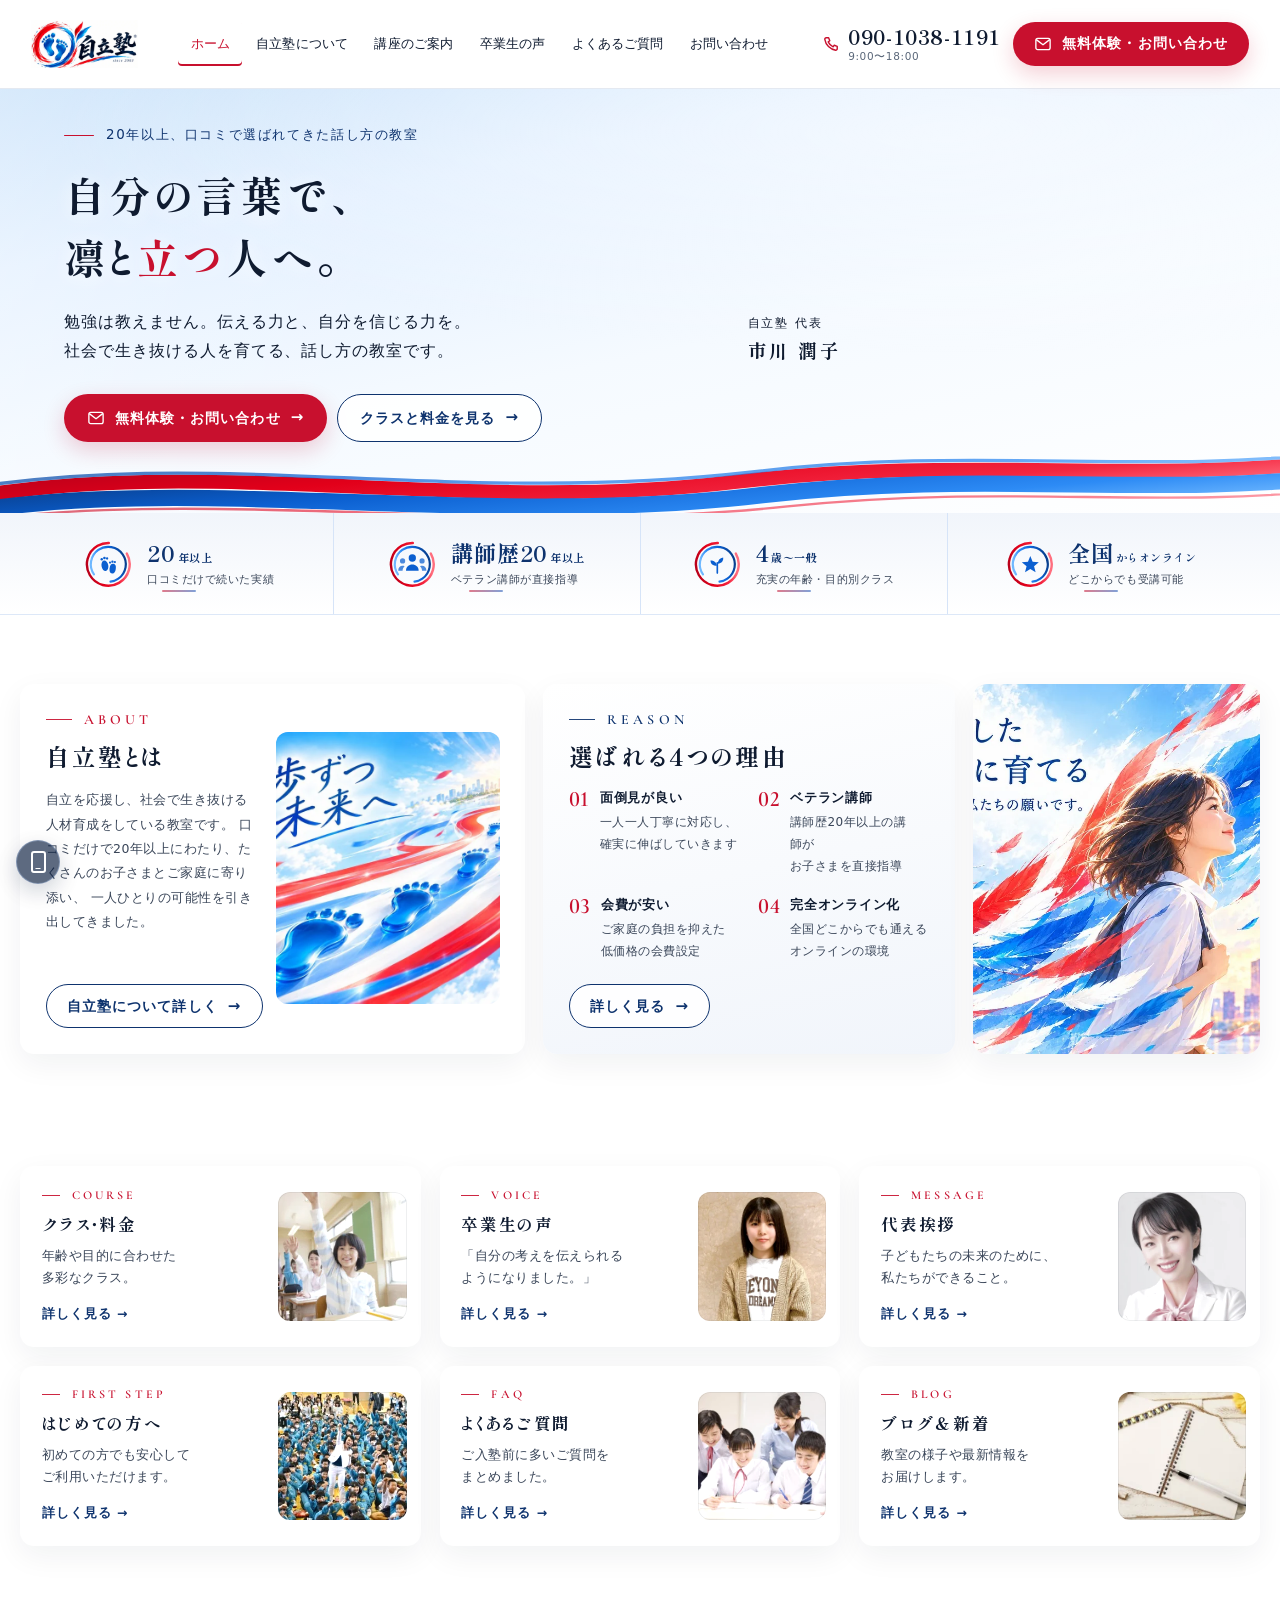
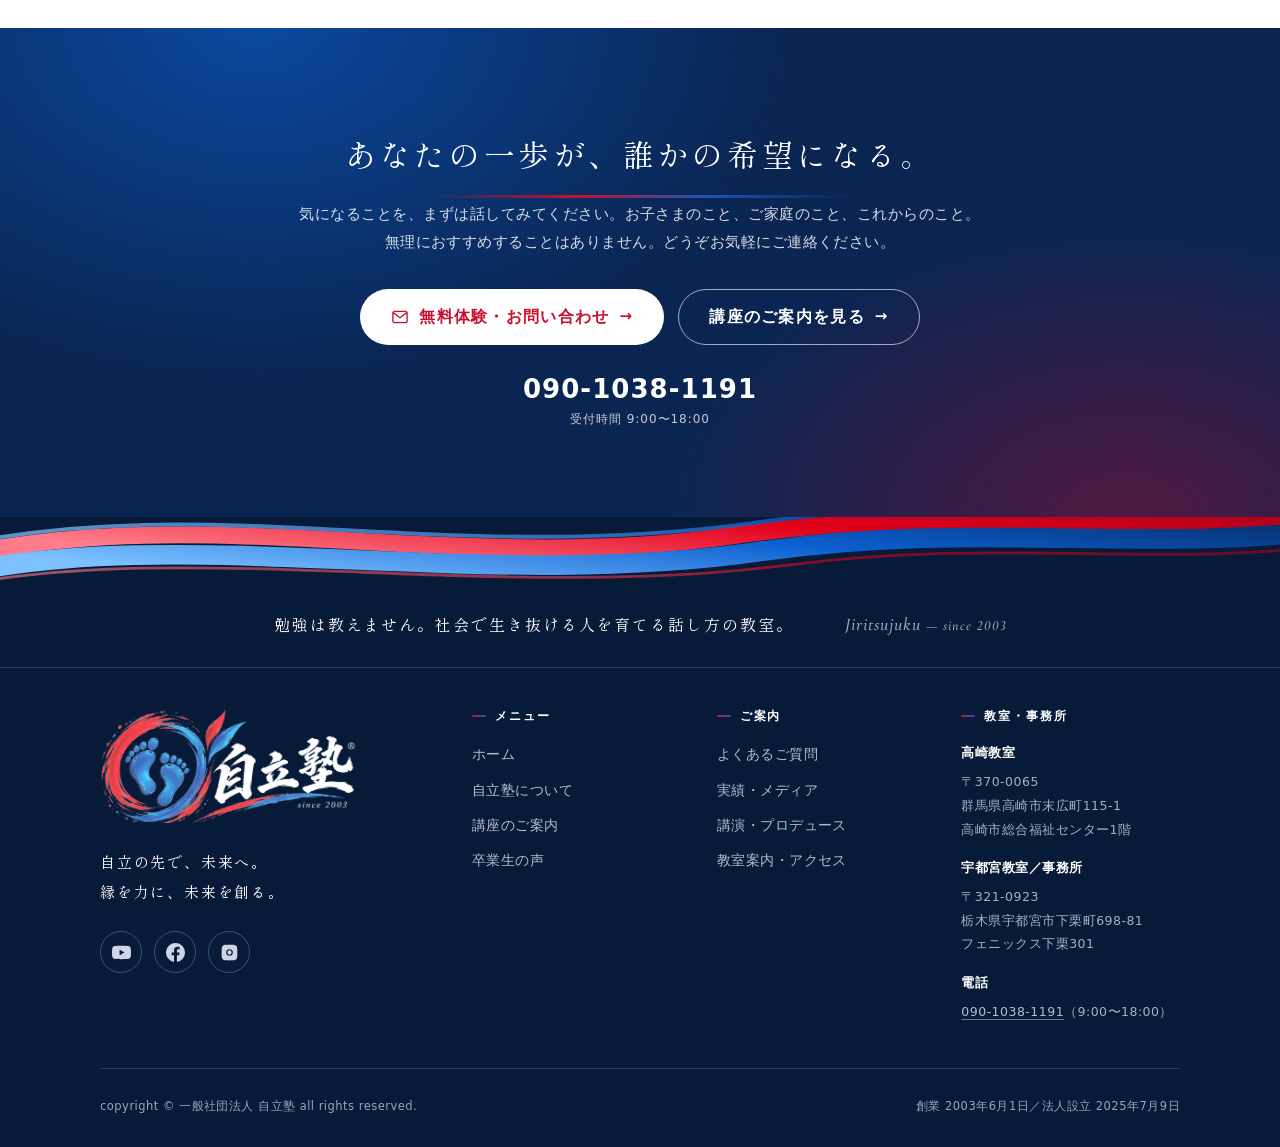
<file: index.html>
<!DOCTYPE html>
<html lang="ja">
<head>
<meta charset="UTF-8">
<meta name="viewport" content="width=device-width, initial-scale=1">
<title>自立塾｜高崎・宇都宮の話し方教室｜不登校・引きこもり支援</title>
<meta name="description" content="勉強は教えません。社会で生き抜ける人を育てる話し方の教室。世界情勢・コミュニケーション・お金の教育・プレゼンテーション力の4本柱。完全オンライン対応で全国から参加できます。">
<meta name="keywords" content="自立塾,高崎市,宇都宮市,話し方教室,不登校,引きこもり支援,市川潤子,オンライン,プレゼンテーション,お金の教育">
<meta name="robots" content="index,follow">
<meta property="og:type" content="website">
<meta property="og:title" content="自立塾｜高崎・宇都宮の話し方教室｜不登校・引きこもり支援">
<meta property="og:description" content="勉強は教えません。社会で生き抜ける人を育てる話し方の教室。世界情勢・コミュニケーション・お金の教育・プレゼンテーション力の4本柱。完全オンライン対応で全国から参加できます。">
<meta property="og:site_name" content="自立塾">
<meta property="og:image" content="https://junkosan-omoroi.vercel.app/assets/img/hero-pc.jpg">
<meta name="twitter:card" content="summary_large_image">
<link rel="icon" href="assets/img/mark.png">
<link rel="apple-touch-icon" href="assets/img/mark.png">
<link rel="preconnect" href="https://fonts.googleapis.com">
<link rel="preconnect" href="https://fonts.gstatic.com" crossorigin>
<link rel="stylesheet" href="https://fonts.googleapis.com/css2?family=Cormorant+Garamond:ital,wght@0,500;0,600;1,500&family=Shippori+Mincho+B1:wght@500;600;700;800&family=Zen+Kaku+Gothic+New:wght@400;500;700&display=swap">
<link rel="stylesheet" href="assets/css/style.css">
<script type="application/ld+json">{"@context": "https://schema.org", "@type": "EducationalOrganization", "name": "一般社団法人 自立塾", "alternateName": "自立塾", "url": "https://jiritujuku.com/", "logo": "https://jiritujuku.com/assets/img/logo-h.png", "foundingDate": "2003-06-01", "founder": {"@type": "Person", "name": "市川 潤子"}, "telephone": "+81-90-1038-1191", "sameAs": ["https://www.youtube.com/channel/UCJp2LZc89UXHqa7oxnzZFcg", "https://www.facebook.com/jichikawa2/", "https://www.instagram.com/junko.ichikawa/", "https://ameblo.jp/jiritujuku/"], "address": [{"@type": "PostalAddress", "postalCode": "370-0065", "addressRegion": "群馬県", "addressLocality": "高崎市", "streetAddress": "末広町115-1 高崎市総合福祉センター1階"}, {"@type": "PostalAddress", "postalCode": "321-0923", "addressRegion": "栃木県", "addressLocality": "宇都宮市", "streetAddress": "下栗町698-81 フェニックス下栗301"}]}</script>
</head>
<body>
<svg class="svg-defs" aria-hidden="true" focusable="false"><defs>
<linearGradient id="gRed" x1="0" y1="0" x2="1" y2="0.35"><stop offset="0" stop-color="#A8001A"/><stop offset=".42" stop-color="#E2001A"/><stop offset=".78" stop-color="#F42640"/><stop offset="1" stop-color="#FF6E7E"/></linearGradient>
<linearGradient id="gBlue" x1="0" y1="0" x2="1" y2="0.35"><stop offset="0" stop-color="#07306F"/><stop offset=".42" stop-color="#0B5FD0"/><stop offset=".78" stop-color="#2D8BF5"/><stop offset="1" stop-color="#6FB8FF"/></linearGradient>
<linearGradient id="gRedR" x1="1" y1="0" x2="0" y2="0.35"><stop offset="0" stop-color="#A8001A"/><stop offset=".45" stop-color="#E2001A"/><stop offset="1" stop-color="#FF7D8B"/></linearGradient>
<linearGradient id="gBlueR" x1="1" y1="0" x2="0" y2="0.35"><stop offset="0" stop-color="#07306F"/><stop offset=".45" stop-color="#0B5FD0"/><stop offset="1" stop-color="#7CC0FF"/></linearGradient>
</defs></svg>
<a class="skip" href="#main">本文へスキップ</a>

<header class="header">
  <div class="header__bar">
    <a class="header__logo" href="index.html" aria-label="自立塾 ホーム">
      <img src="assets/img/logo-since.webp" alt="自立塾 since 2003" width="950" height="430">
    </a>
    <p class="header__tagline">社会で生き抜く力を<br>育てる話し方の教室</p>
    <nav class="header__nav" aria-label="メインメニュー">
      <a href="index.html" aria-current="page">ホーム</a>
      <a href="about.html">自立塾について</a>
      <a href="course.html">講座のご案内</a>
      <a href="voice.html">卒業生の声</a>
      <a href="faq.html">よくあるご質問</a>
      <a href="contact.html">お問い合わせ</a>
    </nav>
    <div class="header__side">
      <a class="header__tel" href="tel:09010381191"><svg class="ico" viewBox="0 0 24 24" aria-hidden="true" focusable="false"><path d="M6.6 3.5h3l1.5 3.8-2 1.4a12 12 0 0 0 6.2 6.2l1.4-2 3.8 1.5v3a1.8 1.8 0 0 1-2 1.8A16.5 16.5 0 0 1 4.8 5.5a1.8 1.8 0 0 1 1.8-2z" fill="none" stroke="currentColor" stroke-width="1.8" stroke-linejoin="round"/></svg><span><b>090-1038-1191</b><em>9:00〜18:00</em></span></a>
      <a class="btn btn--primary btn--sm" href="contact.html"><svg class="ico" viewBox="0 0 24 24" aria-hidden="true" focusable="false"><rect x="2.5" y="4.5" width="19" height="15" rx="2.5" fill="none" stroke="currentColor" stroke-width="1.8"/><path d="M3.5 6.5 12 13l8.5-6.5" fill="none" stroke="currentColor" stroke-width="1.8" stroke-linecap="round" stroke-linejoin="round"/></svg>無料体験・お問い合わせ</a>
      <button class="burger" type="button" aria-label="メニューを開く" aria-expanded="false" aria-controls="drawer"><i></i><i></i><i></i></button>
    </div>
  </div>
</header>

<div class="drawer" id="drawer">
  <nav aria-label="モバイルメニュー">
      <a href="index.html" aria-current="page">ホーム</a>
      <a href="about.html">自立塾について</a>
      <a href="course.html">講座のご案内</a>
      <a href="voice.html">卒業生の声</a>
      <a href="faq.html">よくあるご質問</a>
      <a href="contact.html">お問い合わせ</a>
      <a href="achievement.html">実績・メディア</a>
      <a href="produce.html">講演・プロデュース</a>
      <a href="info.html">教室案内・アクセス</a>
  </nav>
  <div class="drawer__cta">
    <a class="btn btn--primary btn--full" href="contact.html"><svg class="ico" viewBox="0 0 24 24" aria-hidden="true" focusable="false"><rect x="2.5" y="4.5" width="19" height="15" rx="2.5" fill="none" stroke="currentColor" stroke-width="1.8"/><path d="M3.5 6.5 12 13l8.5-6.5" fill="none" stroke="currentColor" stroke-width="1.8" stroke-linecap="round" stroke-linejoin="round"/></svg>無料体験・お問い合わせ</a>
    <a class="btn btn--tel btn--full" href="tel:09010381191"><svg class="ico" viewBox="0 0 24 24" aria-hidden="true" focusable="false"><path d="M6.6 3.5h3l1.5 3.8-2 1.4a12 12 0 0 0 6.2 6.2l1.4-2 3.8 1.5v3a1.8 1.8 0 0 1-2 1.8A16.5 16.5 0 0 1 4.8 5.5a1.8 1.8 0 0 1 1.8-2z" fill="none" stroke="currentColor" stroke-width="1.8" stroke-linejoin="round"/></svg>090-1038-1191</a>
  </div>
</div>

<main id="main">
  <!-- ============ ヒーロー ============ -->
  <section class="hero">
    <div class="hero__media">
      <div class="hero__photo">
        <picture>
          <source media="(max-width:920px)" srcset="assets/img/hero-sp.webp">
          <img src="assets/img/hero-pc.webp" alt="自立塾でお子さまの自立を応援します" width="952" height="420" decoding="async" fetchpriority="high">
        </picture>
      </div>
      <div class="container hero__inner">
        <p class="hero__eyebrow">20年以上、口コミで選ばれてきた話し方の教室</p>
        <h1>自分の言葉で、<br>凛と<span class="accent">立つ</span>人へ。</h1>
        <p class="hero__sub">勉強は教えません。伝える力と、自分を信じる力を。<br>社会で生き抜ける人を育てる、話し方の教室です。</p>
        <div class="btn-row">
          <a class="btn btn--primary" href="contact.html"><svg class="ico" viewBox="0 0 24 24" aria-hidden="true" focusable="false"><rect x="2.5" y="4.5" width="19" height="15" rx="2.5" fill="none" stroke="currentColor" stroke-width="1.8"/><path d="M3.5 6.5 12 13l8.5-6.5" fill="none" stroke="currentColor" stroke-width="1.8" stroke-linecap="round" stroke-linejoin="round"/></svg>無料体験・お問い合わせ</a>
          <a class="btn btn--ghost" href="course.html">クラスと料金を見る</a>
        </div>
      </div>
      <p class="hero__credit"><span>自立塾 代表</span><b>市川 潤子</b></p>
      <svg class="ribbon ribbon--hero" viewBox="0 0 1440 210" preserveAspectRatio="none" aria-hidden="true" focusable="false">
<path d="M-40,172 C230,56 520,198 820,126 C1070,66 1250,130 1480,80" fill="none" stroke="url(#gRed)" stroke-width="30" stroke-linecap="round"/>
<path d="M-40,202 C210,98 540,228 850,154 C1090,98 1270,160 1480,112" fill="none" stroke="url(#gBlue)" stroke-width="35" stroke-linecap="round"/>
<path d="M-40,150 C250,40 500,180 840,104 C1080,46 1270,112 1480,60" fill="none" stroke="url(#gBlue)" stroke-width="7" stroke-linecap="round" opacity=".72"/>
<path d="M-40,222 C220,126 560,246 880,178 C1120,128 1280,186 1480,140" fill="none" stroke="url(#gRed)" stroke-width="5" stroke-linecap="round" opacity=".58"/>
</svg>
    </div>
  </section>

  <!-- ============ 信頼の実績 ============ -->
  <section class="trust">
    <div class="trust__grid">
      <div class="trust__item">
        <span class="trust__icon" aria-hidden="true"><svg viewBox="0 0 100 100" focusable="false"><circle cx="50" cy="50" r="44" fill="none" stroke="url(#gRed)" stroke-width="5" stroke-linecap="round" stroke-dasharray="230 47" transform="rotate(-30 50 50)"/><circle cx="50" cy="50" r="36" fill="none" stroke="url(#gBlue)" stroke-width="4.5" stroke-linecap="round" stroke-dasharray="186 40" transform="rotate(145 50 50)"/><g fill="#0B5FD0"><ellipse cx="43" cy="53" rx="7" ry="11" transform="rotate(-10 43 53)"/><circle cx="36.5" cy="39.5" r="2.5"/><circle cx="42" cy="37" r="2.7"/><circle cx="47.5" cy="38" r="2.4"/><ellipse cx="59" cy="59" rx="6.4" ry="10" transform="rotate(8 59 59)"/><circle cx="53.5" cy="46.5" r="2.2"/><circle cx="58.5" cy="44.5" r="2.4"/><circle cx="63.5" cy="45.5" r="2.2"/></g></svg></span>
        <div>
          <p class="trust__num">20<small>年以上</small></p>
          <span class="trust__label">口コミだけで続いた実績</span>
        </div>
      </div>
      <div class="trust__item">
        <span class="trust__icon" aria-hidden="true"><svg viewBox="0 0 100 100" focusable="false"><circle cx="50" cy="50" r="44" fill="none" stroke="url(#gRed)" stroke-width="5" stroke-linecap="round" stroke-dasharray="230 47" transform="rotate(-30 50 50)"/><circle cx="50" cy="50" r="36" fill="none" stroke="url(#gBlue)" stroke-width="4.5" stroke-linecap="round" stroke-dasharray="186 40" transform="rotate(145 50 50)"/><g fill="#0B5FD0"><circle cx="50" cy="37" r="7.5"/><path d="M37 63c0-7.6 5.8-12.5 13-12.5S63 55.4 63 63z"/><g opacity=".72"><circle cx="30" cy="43" r="5.4"/><path d="M21 63c0-6 4-10 9-10 1.5 0 2.9.3 4.1.9-2.5 2.3-4.1 5.4-4.1 9.1z"/><circle cx="70" cy="43" r="5.4"/><path d="M79 63c0-6-4-10-9-10-1.5 0-2.9.3-4.1.9 2.5 2.3 4.1 5.4 4.1 9.1z"/></g></g></svg></span>
        <div>
          <p class="trust__num">講師歴<b>20</b><small>年以上</small></p>
          <span class="trust__label">ベテラン講師が直接指導</span>
        </div>
      </div>
      <div class="trust__item">
        <span class="trust__icon" aria-hidden="true"><svg viewBox="0 0 100 100" focusable="false"><circle cx="50" cy="50" r="44" fill="none" stroke="url(#gRed)" stroke-width="5" stroke-linecap="round" stroke-dasharray="230 47" transform="rotate(-30 50 50)"/><circle cx="50" cy="50" r="36" fill="none" stroke="url(#gBlue)" stroke-width="4.5" stroke-linecap="round" stroke-dasharray="186 40" transform="rotate(145 50 50)"/><path d="M50 68V47" stroke="#0B5FD0" stroke-width="3.4" stroke-linecap="round" fill="none"/><path d="M49 53c-8 0-13-4-13-11 7 0 13 4 13 11z" fill="#0B5FD0"/><path d="M51 49c8-1 12-6 11-13-7 1-11 6-11 13z" fill="#0B5FD0"/></svg></span>
        <div>
          <p class="trust__num">4<small>歳〜一般</small></p>
          <span class="trust__label">充実の年齢・目的別クラス</span>
        </div>
      </div>
      <div class="trust__item">
        <span class="trust__icon" aria-hidden="true"><svg viewBox="0 0 100 100" focusable="false"><circle cx="50" cy="50" r="44" fill="none" stroke="url(#gRed)" stroke-width="5" stroke-linecap="round" stroke-dasharray="230 47" transform="rotate(-30 50 50)"/><circle cx="50" cy="50" r="36" fill="none" stroke="url(#gBlue)" stroke-width="4.5" stroke-linecap="round" stroke-dasharray="186 40" transform="rotate(145 50 50)"/><path d="M50 33 54.8 44.8 67.5 45.7 57.7 53.9 60.9 66.3 50 59.4 39.1 66.3 42.3 53.9 32.5 45.7 45.2 44.8Z" fill="#0B5FD0"/></svg></span>
        <div>
          <p class="trust__num">全国<small>からオンライン</small></p>
          <span class="trust__label">どこからでも受講可能</span>
        </div>
      </div>
    </div>
  </section>

  <!-- ============ 自立塾とは ／ 選ばれる理由 ／ 願い ============ -->
  <section class="section section--bento reveal">
    <div class="container container--wide">
      <div class="bento">

        <article class="bento__card bento__card--about">
          <div class="bento__text">
            <span class="eyebrow">ABOUT</span>
            <h2>自立塾とは</h2>
            <p>自立を応援し、社会で生き抜ける人材育成をしている教室です。<br>
            口コミだけで20年以上にわたり、たくさんのお子さまとご家庭に寄り添い、<br>
            一人ひとりの可能性を引き出してきました。</p>
            <a class="btn btn--ghost btn--sm" href="about.html">自立塾について詳しく</a>
          </div>
          <div class="bento__photo">
            <picture>
              <source media="(max-width:620px)" srcset="assets/img/card-feet-sp.webp">
              <img src="assets/img/card-feet.webp" alt="一歩ずつ、未来へ。自立塾の歩み" width="740" height="980" loading="lazy">
            </picture>
          </div>
        </article>

        <article class="bento__card bento__card--reason">
          <span class="eyebrow eyebrow--blue">REASON</span>
          <h2>選ばれる<span class="num">4</span>つの理由</h2>
          <div class="reason-grid">
            <div class="reason">
              <span class="reason__no">01</span>
              <div><h3>面倒見が良い</h3><p>一人一人丁寧に対応し、<br>確実に伸ばしていきます</p></div>
            </div>
            <div class="reason">
              <span class="reason__no">02</span>
              <div><h3>ベテラン講師</h3><p>講師歴20年以上の講師が<br>お子さまを直接指導</p></div>
            </div>
            <div class="reason">
              <span class="reason__no">03</span>
              <div><h3>会費が安い</h3><p>ご家庭の負担を抑えた<br>低価格の会費設定</p></div>
            </div>
            <div class="reason">
              <span class="reason__no">04</span>
              <div><h3>完全オンライン化</h3><p>全国どこからでも通える<br>オンラインの環境</p></div>
            </div>
          </div>
          <a class="btn btn--ghost btn--sm" href="about.html">詳しく見る</a>
        </article>

        <article class="bento__card bento__card--wish">
          <picture>
            <source media="(max-width:620px)" srcset="assets/img/card-wish-sp.webp">
            <img src="assets/img/card-wish.webp" alt="自立した大人に育てる。それが、私たちの願いです。" width="1044" height="1086" loading="lazy">
          </picture>
        </article>

      </div>
    </div>
  </section>

  <!-- ============ 各ページへのご案内 ============ -->
  <section class="section section--portal reveal">
    <div class="container container--wide">
      <div class="portal">
        <a class="portal__card" href="course.html">
          <div class="portal__body">
            <span class="eyebrow">COURSE</span>
            <h2>クラス・料金</h2>
            <p>年齢や目的に合わせた<br>多彩なクラス。</p>
            <span class="portal__more">詳しく見る →</span>
          </div>
          <div class="portal__thumb"><img style="--fp:58% 38%" src="assets/img/c-1.webp" alt="" width="300" height="230" loading="lazy"></div>
        </a>
        <a class="portal__card" href="voice.html">
          <div class="portal__body">
            <span class="eyebrow">VOICE</span>
            <h2>卒業生の声</h2>
            <p>「自分の考えを伝えられる<br>ようになりました。」</p>
            <span class="portal__more">詳しく見る →</span>
          </div>
          <div class="portal__thumb"><img style="--fp:50% 18%" src="assets/img/syoukai-seito-yui.webp" alt="" width="300" height="300" loading="lazy"></div>
        </a>
        <a class="portal__card" href="about.html">
          <div class="portal__body">
            <span class="eyebrow">MESSAGE</span>
            <h2>代表挨拶</h2>
            <p>子どもたちの未来のために、<br>私たちができること。</p>
            <span class="portal__more">詳しく見る →</span>
          </div>
          <div class="portal__thumb"><img style="--fp:50% 30%" src="assets/img/teacher-1.webp" alt="" width="320" height="320" loading="lazy"></div>
        </a>
        <a class="portal__card" href="contact.html">
          <div class="portal__body">
            <span class="eyebrow">FIRST STEP</span>
            <h2>はじめての方へ</h2>
            <p>初めての方でも安心して<br>ご利用いただけます。</p>
            <span class="portal__more">詳しく見る →</span>
          </div>
          <div class="portal__thumb"><img style="--fp:48% 40%" src="assets/img/index-3.webp" alt="" width="361" height="231" loading="lazy"></div>
        </a>
        <a class="portal__card" href="faq.html">
          <div class="portal__body">
            <span class="eyebrow">FAQ</span>
            <h2>よくあるご質問</h2>
            <p>ご入塾前に多いご質問を<br>まとめました。</p>
            <span class="portal__more">詳しく見る →</span>
          </div>
          <div class="portal__thumb"><img style="--fp:56% 32%" src="assets/img/c-2.webp" alt="" width="300" height="230" loading="lazy"></div>
        </a>
        <a class="portal__card" href="https://ameblo.jp/jiritujuku/" target="_blank" rel="noopener">
          <div class="portal__body">
            <span class="eyebrow">BLOG</span>
            <h2>ブログ＆新着</h2>
            <p>教室の様子や最新情報を<br>お届けします。</p>
            <span class="portal__more">詳しく見る →</span>
          </div>
          <div class="portal__thumb"><img style="--fp:50% 50%" src="assets/img/blog.webp" alt="" width="247" height="165" loading="lazy"></div>
        </a>
      </div>
    </div>
  </section>

  <section class="ctaband">
    <div class="container ctaband__inner">
      <p class="catch">あなたの一歩が、<wbr>誰かの希望になる。</p>
      <p>気になることを、まずは話してみてください。お子さまのこと、ご家庭のこと、これからのこと。<br>
      無理におすすめすることはありません。どうぞお気軽にご連絡ください。</p>
      <div class="btn-row">
        <a class="btn btn--white" href="contact.html"><svg class="ico" viewBox="0 0 24 24" aria-hidden="true" focusable="false"><rect x="2.5" y="4.5" width="19" height="15" rx="2.5" fill="none" stroke="currentColor" stroke-width="1.8"/><path d="M3.5 6.5 12 13l8.5-6.5" fill="none" stroke="currentColor" stroke-width="1.8" stroke-linecap="round" stroke-linejoin="round"/></svg>無料体験・お問い合わせ</a>
        <a class="btn btn--outline-light" href="course.html">講座のご案内を見る</a>
      </div>
      <a class="ctaband__tel" href="tel:09010381191"><b>090-1038-1191</b><span>受付時間 9:00〜18:00</span></a>
    </div>
  </section>
</main>

<footer class="footer">
  <svg class="ribbon ribbon--footer" viewBox="0 0 1440 210" preserveAspectRatio="none" aria-hidden="true" focusable="false">
<path d="M-40,172 C230,56 520,198 820,126 C1070,66 1250,130 1480,80" fill="none" stroke="url(#gRedR)" stroke-width="30" stroke-linecap="round"/>
<path d="M-40,202 C210,98 540,228 850,154 C1090,98 1270,160 1480,112" fill="none" stroke="url(#gBlueR)" stroke-width="35" stroke-linecap="round"/>
<path d="M-40,150 C250,40 500,180 840,104 C1080,46 1270,112 1480,60" fill="none" stroke="url(#gBlueR)" stroke-width="7" stroke-linecap="round" opacity=".72"/>
<path d="M-40,222 C220,126 560,246 880,178 C1120,128 1280,186 1480,140" fill="none" stroke="url(#gRedR)" stroke-width="5" stroke-linecap="round" opacity=".58"/>
</svg>
  <div class="footer__catch">
    <p>勉強は教えません。<wbr>社会で生き抜ける人を<wbr>育てる<wbr>話し方の教室。</p>
    <span class="footer__script">Jiritsujuku <em>— since 2003</em></span>
  </div>
  <div class="container">
    <div class="footer__top">
      <div>
        <img class="footer__logo" src="assets/img/logo-since-white.webp" alt="自立塾 since 2003" width="950" height="430">
        <p class="footer__tagline">自立の先で、未来へ。<br>縁を力に、未来を創る。</p>
        <div class="footer__sns">
          <a href="https://www.youtube.com/channel/UCJp2LZc89UXHqa7oxnzZFcg" target="_blank" rel="noopener" aria-label="YouTube"><svg viewBox="0 0 24 24" aria-hidden="true"><path fill="currentColor" d="M23.5 6.2a3 3 0 0 0-2.1-2.1C19.5 3.6 12 3.6 12 3.6s-7.5 0-9.4.5A3 3 0 0 0 .5 6.2C0 8.1 0 12 0 12s0 3.9.5 5.8a3 3 0 0 0 2.1 2.1c1.9.5 9.4.5 9.4.5s7.5 0 9.4-.5a3 3 0 0 0 2.1-2.1C24 15.9 24 12 24 12s0-3.9-.5-5.8ZM9.6 15.6V8.4l6.2 3.6-6.2 3.6Z"></path></svg></a>
          <a href="https://www.facebook.com/jichikawa2/" target="_blank" rel="noopener" aria-label="Facebook"><svg viewBox="0 0 24 24" aria-hidden="true"><path fill="currentColor" d="M24 12a12 12 0 1 0-13.9 11.9v-8.4H7.1V12h3V9.4c0-3 1.8-4.6 4.5-4.6 1.3 0 2.6.2 2.6.2v2.9h-1.5c-1.5 0-1.9.9-1.9 1.8V12h3.3l-.5 3.5h-2.8v8.4A12 12 0 0 0 24 12Z"></path></svg></a>
          <a href="https://www.instagram.com/junko.ichikawa/" target="_blank" rel="noopener" aria-label="Instagram"><svg viewBox="0 0 24 24" aria-hidden="true"><path fill="currentColor" d="M12 2.2c3.2 0 3.6 0 4.9.1 1.2.1 1.8.2 2.2.4.6.2 1 .5 1.4.9.4.4.7.8.9 1.4.2.4.4 1 .4 2.2.1 1.3.1 1.7.1 4.9s0 3.6-.1 4.9c-.1 1.2-.2 1.8-.4 2.2-.2.6-.5 1-.9 1.4-.4.4-.8.7-1.4.9-.4.2-1 .4-2.2.4-1.3.1-1.7.1-4.9.1s-3.6 0-4.9-.1c-1.2-.1-1.8-.2-2.2-.4-.6-.2-1-.5-1.4-.9-.4-.4-.7-.8-.9-1.4-.2-.4-.4-1-.4-2.2-.1-1.3-.1-1.7-.1-4.9s0-3.6.1-4.9c.1-1.2.2-1.8.4-2.2.2-.6.5-1 .9-1.4.4-.4.8-.7 1.4-.9.4-.2 1-.4 2.2-.4 1.3-.1 1.7-.1 4.9-.1Zm0 5.6a4.2 4.2 0 1 0 0 8.4 4.2 4.2 0 0 0 0-8.4Zm0 6.9a2.7 2.7 0 1 1 0-5.4 2.7 2.7 0 0 1 0 5.4Zm5.3-7.1a1 1 0 1 1-2 0 1 1 0 0 1 2 0Z"></path></svg></a>
        </div>
      </div>
      <div class="footer__nav">
        <div>
          <h4>メニュー</h4>
          <ul>
            <li><a href="index.html">ホーム</a></li>
            <li><a href="about.html">自立塾について</a></li>
            <li><a href="course.html">講座のご案内</a></li>
            <li><a href="voice.html">卒業生の声</a></li>
          </ul>
        </div>
        <div>
          <h4>ご案内</h4>
          <ul>
            <li><a href="faq.html">よくあるご質問</a></li>
            <li><a href="achievement.html">実績・メディア</a></li>
            <li><a href="produce.html">講演・プロデュース</a></li>
            <li><a href="info.html">教室案内・アクセス</a></li>
          </ul>
        </div>
        <div class="footer__office">
          <h4>教室・事務所</h4>
          <p><b>高崎教室</b>〒370-0065<br>群馬県高崎市末広町115-1<br>高崎市総合福祉センター1階</p>
          <p><b>宇都宮教室／事務所</b>〒321-0923<br>栃木県宇都宮市下栗町698-81<br>フェニックス下栗301</p>
          <p><b>電話</b><a href="tel:09010381191">090-1038-1191</a>（9:00〜18:00）</p>
        </div>
      </div>
    </div>
    <div class="footer__bottom">
      <span>copyright © 一般社団法人 自立塾 all rights reserved.</span>
      <span>創業 2003年6月1日／法人設立 2025年7月9日</span>
      <button type="button" class="viewswitch" data-viewswitch>PC表示に切り替え</button>
    </div>
  </div>
</footer>

<button class="viewtoggle" id="viewtoggle" type="button" aria-pressed="false">
  <span class="viewtoggle__ico" aria-hidden="true"></span><span class="viewtoggle__label">スマホ表示</span>
</button>

<div class="viewframe" id="viewframe" hidden>
  <div class="viewframe__bar">
    <span>スマホ表示プレビュー（幅 390px）</span>
    <button type="button" class="viewframe__close" id="viewframe-close">閉じる ✕</button>
  </div>
  <div class="viewframe__phone"><iframe id="viewframe-iframe" title="スマホ表示プレビュー"></iframe></div>
</div>

<div class="mobilebar">
  <a class="tel" href="tel:09010381191"><svg class="ico" viewBox="0 0 24 24" aria-hidden="true" focusable="false"><path d="M6.6 3.5h3l1.5 3.8-2 1.4a12 12 0 0 0 6.2 6.2l1.4-2 3.8 1.5v3a1.8 1.8 0 0 1-2 1.8A16.5 16.5 0 0 1 4.8 5.5a1.8 1.8 0 0 1 1.8-2z" fill="none" stroke="currentColor" stroke-width="1.8" stroke-linejoin="round"/></svg><span><b>090-1038-1191</b><em>9:00〜18:00</em></span></a>
  <a class="cv" href="contact.html"><svg class="ico" viewBox="0 0 24 24" aria-hidden="true" focusable="false"><rect x="2.5" y="4.5" width="19" height="15" rx="2.5" fill="none" stroke="currentColor" stroke-width="1.8"/><path d="M3.5 6.5 12 13l8.5-6.5" fill="none" stroke="currentColor" stroke-width="1.8" stroke-linecap="round" stroke-linejoin="round"/></svg>無料体験・お問い合わせ</a>
</div>

<script src="assets/js/main.js"></script>
</body>
</html>
</file>
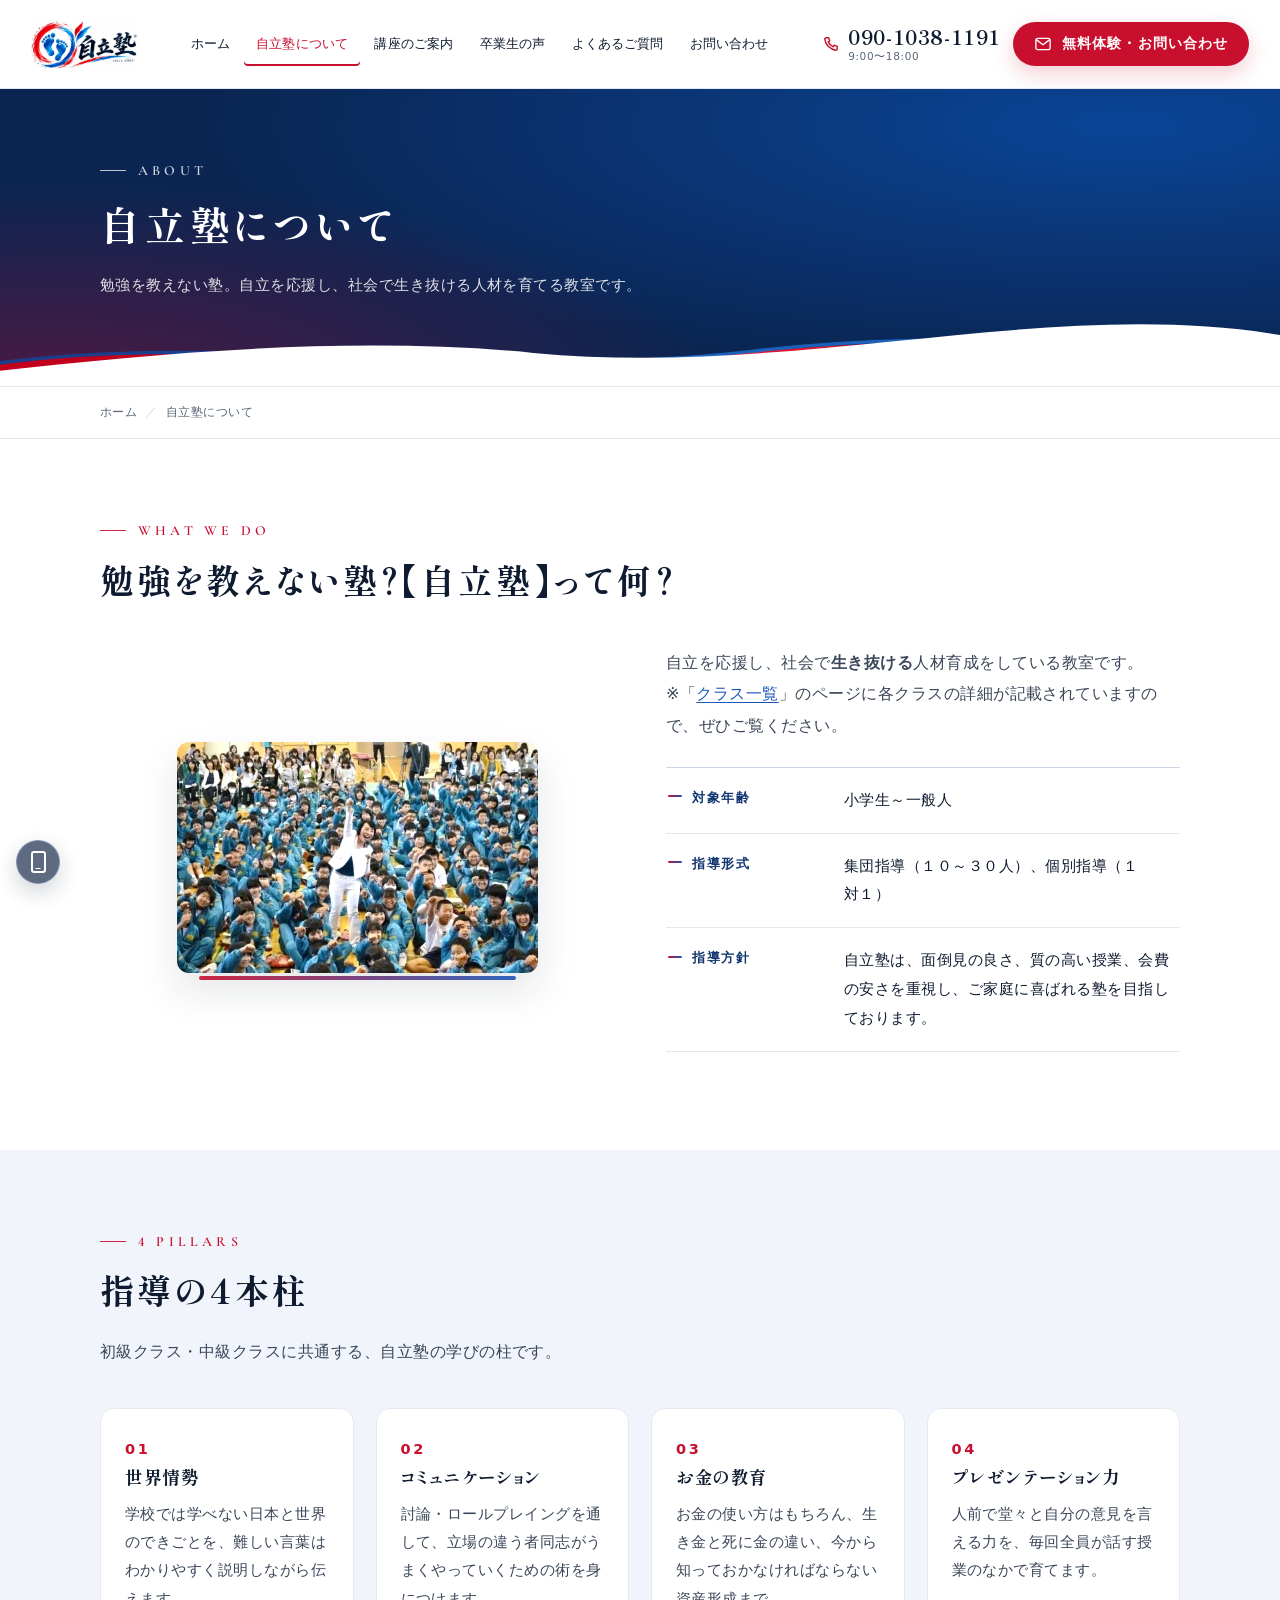
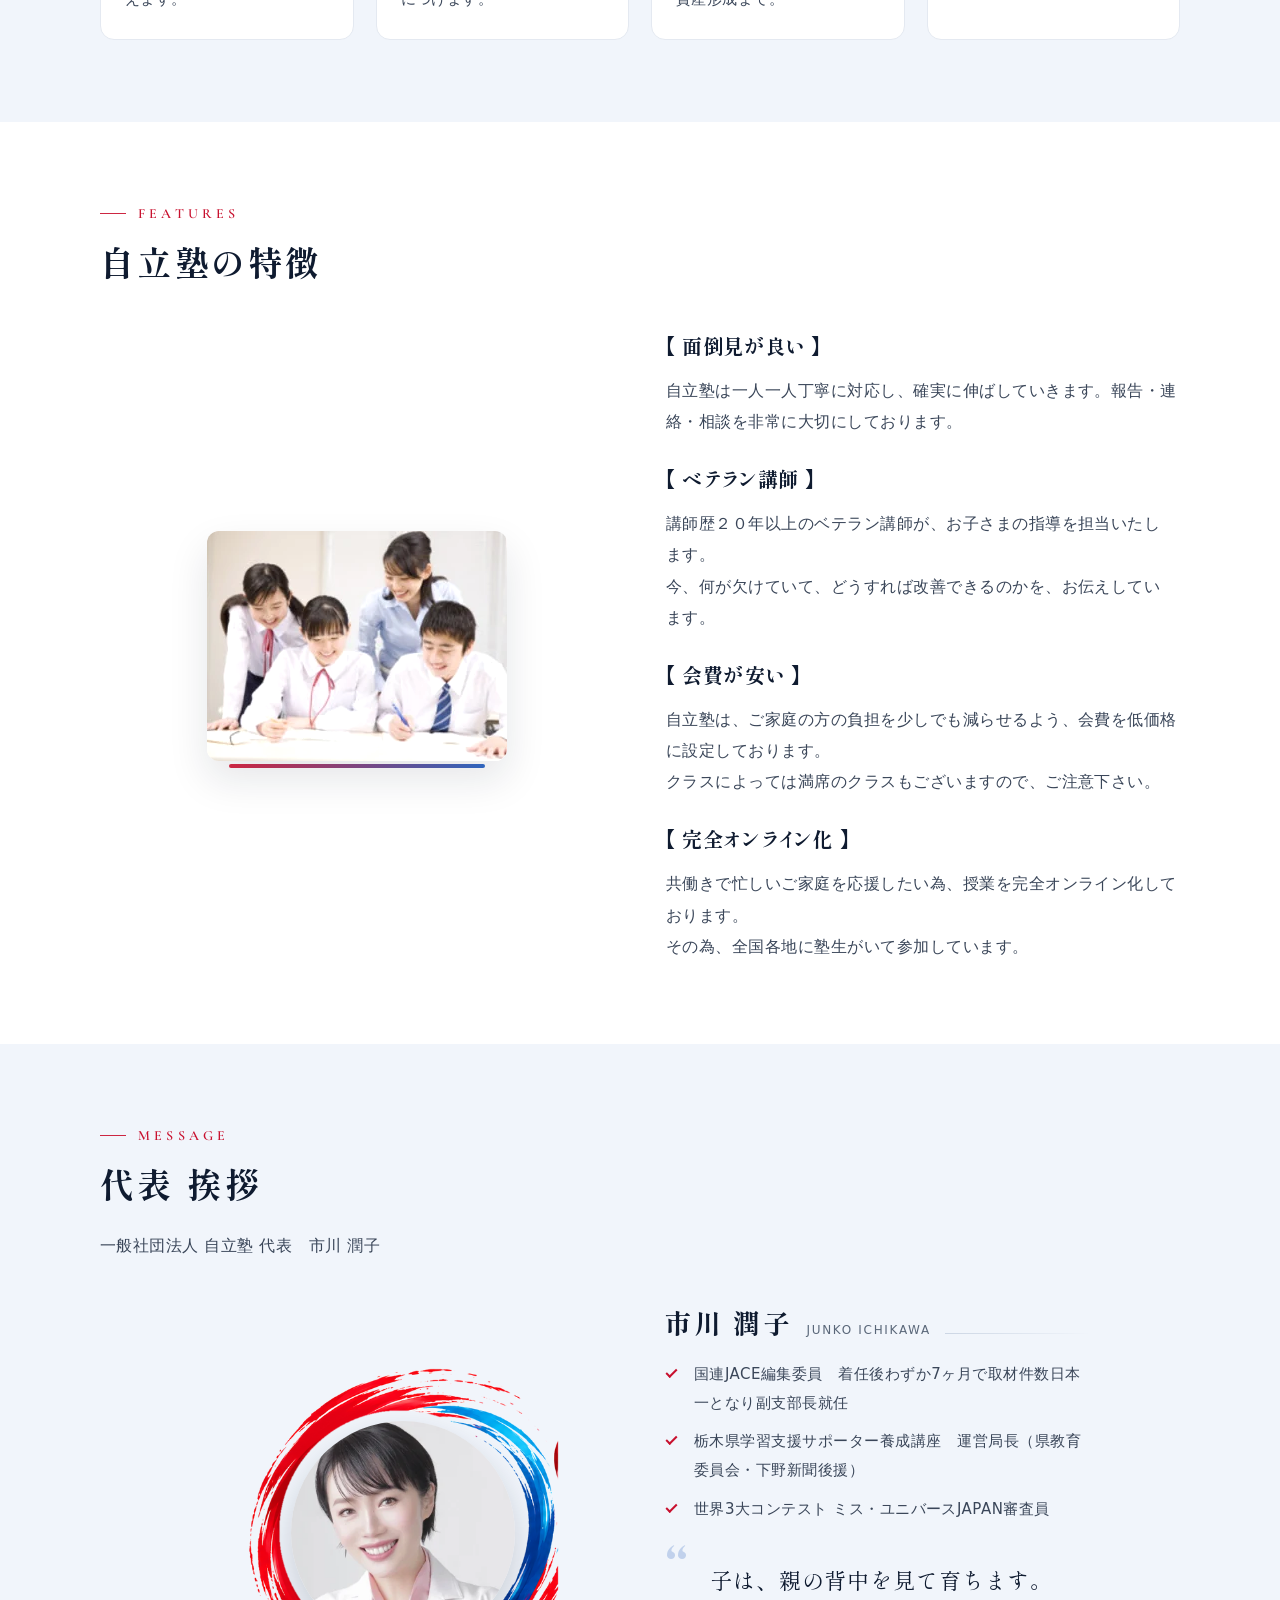
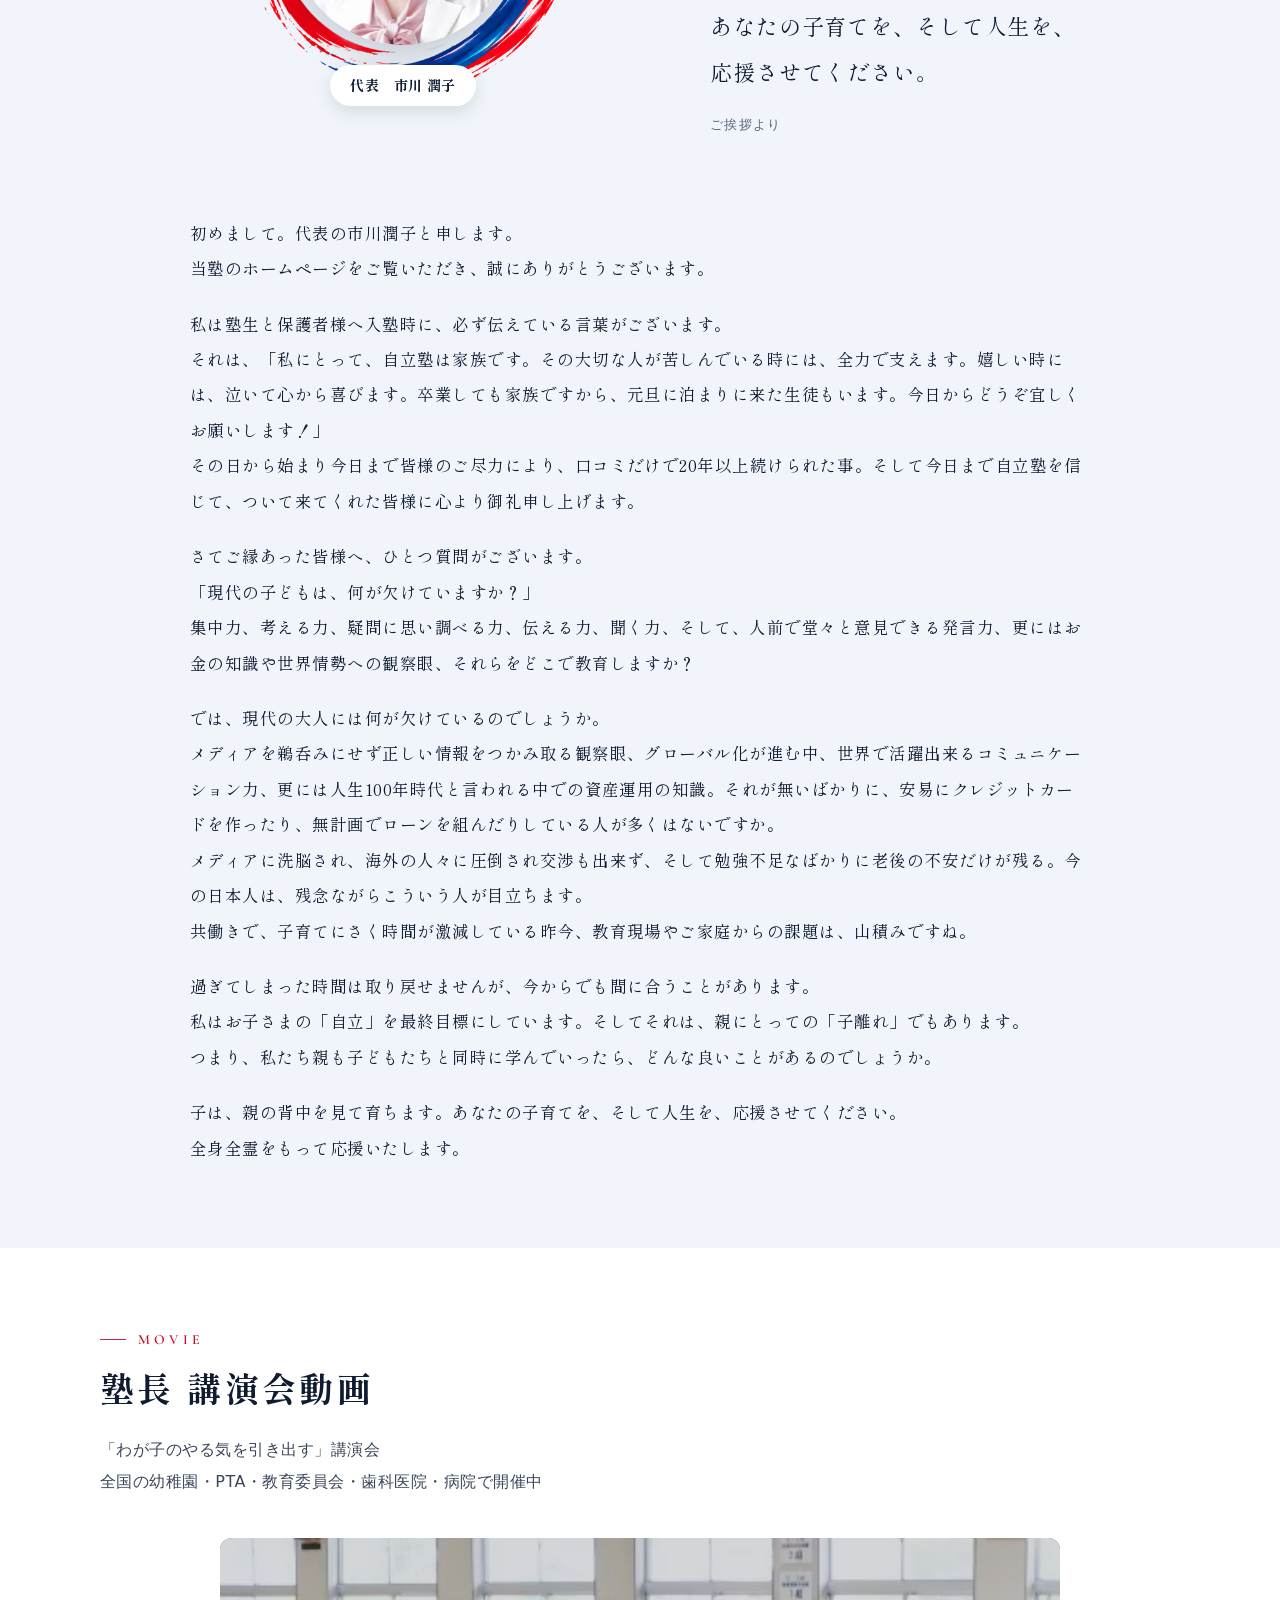
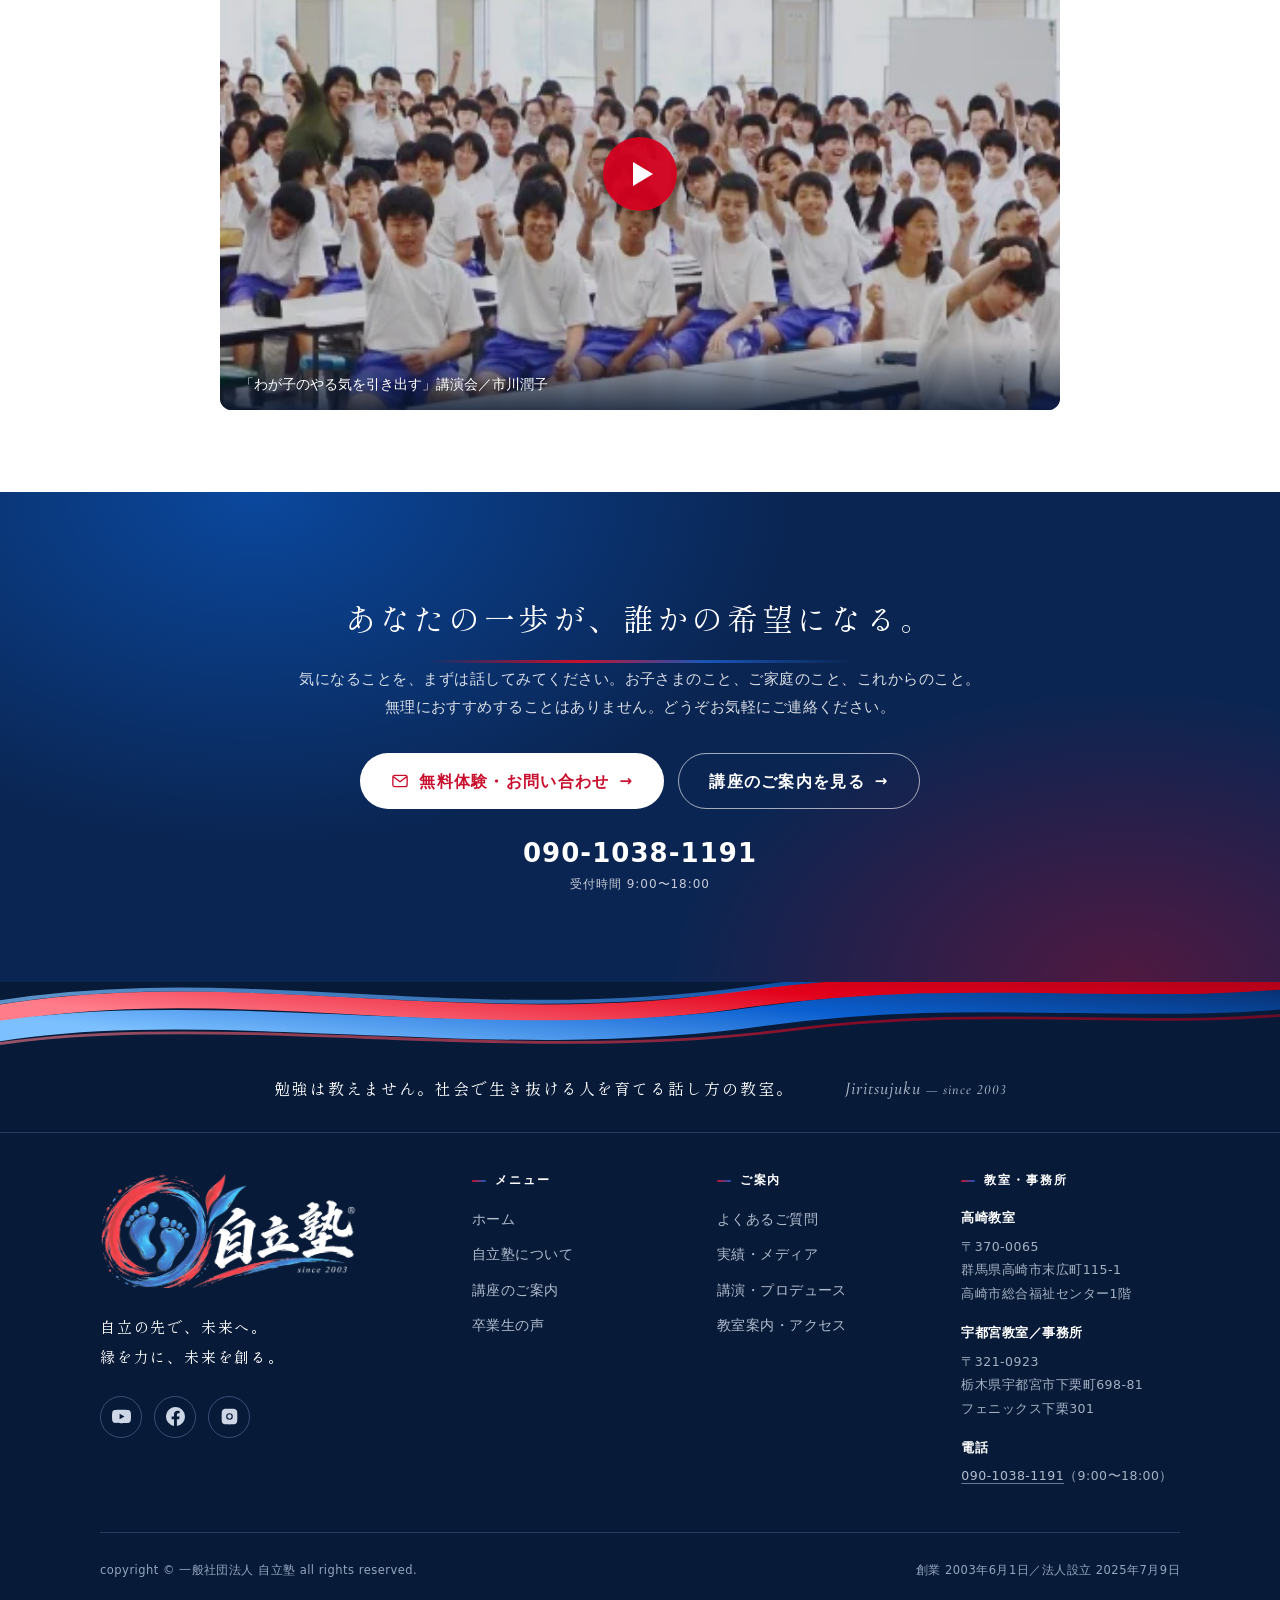
<file: about.html>
<!DOCTYPE html>
<html lang="ja">
<head>
<meta charset="UTF-8">
<meta name="viewport" content="width=device-width, initial-scale=1">
<title>自立塾について｜代表 市川潤子のご挨拶｜自立塾</title>
<meta name="description" content="自立を応援し、社会で生き抜ける人材育成をしている教室です。代表 市川潤子のご挨拶、指導方針、4つの特徴をご紹介します。">
<meta name="keywords" content="自立塾,高崎市,宇都宮市,話し方教室,不登校,引きこもり支援,市川潤子,オンライン,プレゼンテーション,お金の教育">
<meta name="robots" content="index,follow">
<meta property="og:type" content="article">
<meta property="og:title" content="自立塾について｜代表 市川潤子のご挨拶｜自立塾">
<meta property="og:description" content="自立を応援し、社会で生き抜ける人材育成をしている教室です。代表 市川潤子のご挨拶、指導方針、4つの特徴をご紹介します。">
<meta property="og:site_name" content="自立塾">
<meta property="og:image" content="https://junkosan-omoroi.vercel.app/assets/img/hero-pc.jpg">
<meta name="twitter:card" content="summary_large_image">
<link rel="icon" href="assets/img/mark.png">
<link rel="apple-touch-icon" href="assets/img/mark.png">
<link rel="preconnect" href="https://fonts.googleapis.com">
<link rel="preconnect" href="https://fonts.gstatic.com" crossorigin>
<link rel="stylesheet" href="https://fonts.googleapis.com/css2?family=Cormorant+Garamond:ital,wght@0,500;0,600;1,500&family=Shippori+Mincho+B1:wght@500;600;700;800&family=Zen+Kaku+Gothic+New:wght@400;500;700&display=swap">
<link rel="stylesheet" href="assets/css/style.css">
<script type="application/ld+json">{"@context": "https://schema.org", "@type": "EducationalOrganization", "name": "一般社団法人 自立塾", "alternateName": "自立塾", "url": "https://jiritujuku.com/", "logo": "https://jiritujuku.com/assets/img/logo-h.png", "foundingDate": "2003-06-01", "founder": {"@type": "Person", "name": "市川 潤子"}, "telephone": "+81-90-1038-1191", "sameAs": ["https://www.youtube.com/channel/UCJp2LZc89UXHqa7oxnzZFcg", "https://www.facebook.com/jichikawa2/", "https://www.instagram.com/junko.ichikawa/", "https://ameblo.jp/jiritujuku/"], "address": [{"@type": "PostalAddress", "postalCode": "370-0065", "addressRegion": "群馬県", "addressLocality": "高崎市", "streetAddress": "末広町115-1 高崎市総合福祉センター1階"}, {"@type": "PostalAddress", "postalCode": "321-0923", "addressRegion": "栃木県", "addressLocality": "宇都宮市", "streetAddress": "下栗町698-81 フェニックス下栗301"}]}</script>
</head>
<body>
<svg class="svg-defs" aria-hidden="true" focusable="false"><defs>
<linearGradient id="gRed" x1="0" y1="0" x2="1" y2="0.35"><stop offset="0" stop-color="#A8001A"/><stop offset=".42" stop-color="#E2001A"/><stop offset=".78" stop-color="#F42640"/><stop offset="1" stop-color="#FF6E7E"/></linearGradient>
<linearGradient id="gBlue" x1="0" y1="0" x2="1" y2="0.35"><stop offset="0" stop-color="#07306F"/><stop offset=".42" stop-color="#0B5FD0"/><stop offset=".78" stop-color="#2D8BF5"/><stop offset="1" stop-color="#6FB8FF"/></linearGradient>
<linearGradient id="gRedR" x1="1" y1="0" x2="0" y2="0.35"><stop offset="0" stop-color="#A8001A"/><stop offset=".45" stop-color="#E2001A"/><stop offset="1" stop-color="#FF7D8B"/></linearGradient>
<linearGradient id="gBlueR" x1="1" y1="0" x2="0" y2="0.35"><stop offset="0" stop-color="#07306F"/><stop offset=".45" stop-color="#0B5FD0"/><stop offset="1" stop-color="#7CC0FF"/></linearGradient>
</defs></svg>
<a class="skip" href="#main">本文へスキップ</a>

<header class="header">
  <div class="header__bar">
    <a class="header__logo" href="index.html" aria-label="自立塾 ホーム">
      <img src="assets/img/logo-since.webp" alt="自立塾 since 2003" width="950" height="430">
    </a>
    <p class="header__tagline">社会で生き抜く力を<br>育てる話し方の教室</p>
    <nav class="header__nav" aria-label="メインメニュー">
      <a href="index.html">ホーム</a>
      <a href="about.html" aria-current="page">自立塾について</a>
      <a href="course.html">講座のご案内</a>
      <a href="voice.html">卒業生の声</a>
      <a href="faq.html">よくあるご質問</a>
      <a href="contact.html">お問い合わせ</a>
    </nav>
    <div class="header__side">
      <a class="header__tel" href="tel:09010381191"><svg class="ico" viewBox="0 0 24 24" aria-hidden="true" focusable="false"><path d="M6.6 3.5h3l1.5 3.8-2 1.4a12 12 0 0 0 6.2 6.2l1.4-2 3.8 1.5v3a1.8 1.8 0 0 1-2 1.8A16.5 16.5 0 0 1 4.8 5.5a1.8 1.8 0 0 1 1.8-2z" fill="none" stroke="currentColor" stroke-width="1.8" stroke-linejoin="round"/></svg><span><b>090-1038-1191</b><em>9:00〜18:00</em></span></a>
      <a class="btn btn--primary btn--sm" href="contact.html"><svg class="ico" viewBox="0 0 24 24" aria-hidden="true" focusable="false"><rect x="2.5" y="4.5" width="19" height="15" rx="2.5" fill="none" stroke="currentColor" stroke-width="1.8"/><path d="M3.5 6.5 12 13l8.5-6.5" fill="none" stroke="currentColor" stroke-width="1.8" stroke-linecap="round" stroke-linejoin="round"/></svg>無料体験・お問い合わせ</a>
      <button class="burger" type="button" aria-label="メニューを開く" aria-expanded="false" aria-controls="drawer"><i></i><i></i><i></i></button>
    </div>
  </div>
</header>

<div class="drawer" id="drawer">
  <nav aria-label="モバイルメニュー">
      <a href="index.html">ホーム</a>
      <a href="about.html" aria-current="page">自立塾について</a>
      <a href="course.html">講座のご案内</a>
      <a href="voice.html">卒業生の声</a>
      <a href="faq.html">よくあるご質問</a>
      <a href="contact.html">お問い合わせ</a>
      <a href="achievement.html">実績・メディア</a>
      <a href="produce.html">講演・プロデュース</a>
      <a href="info.html">教室案内・アクセス</a>
  </nav>
  <div class="drawer__cta">
    <a class="btn btn--primary btn--full" href="contact.html"><svg class="ico" viewBox="0 0 24 24" aria-hidden="true" focusable="false"><rect x="2.5" y="4.5" width="19" height="15" rx="2.5" fill="none" stroke="currentColor" stroke-width="1.8"/><path d="M3.5 6.5 12 13l8.5-6.5" fill="none" stroke="currentColor" stroke-width="1.8" stroke-linecap="round" stroke-linejoin="round"/></svg>無料体験・お問い合わせ</a>
    <a class="btn btn--tel btn--full" href="tel:09010381191"><svg class="ico" viewBox="0 0 24 24" aria-hidden="true" focusable="false"><path d="M6.6 3.5h3l1.5 3.8-2 1.4a12 12 0 0 0 6.2 6.2l1.4-2 3.8 1.5v3a1.8 1.8 0 0 1-2 1.8A16.5 16.5 0 0 1 4.8 5.5a1.8 1.8 0 0 1 1.8-2z" fill="none" stroke="currentColor" stroke-width="1.8" stroke-linejoin="round"/></svg>090-1038-1191</a>
  </div>
</div>

<main id="main">
  <div class="pagehead">
    <svg class="ribbon ribbon--head" viewBox="0 0 1440 210" preserveAspectRatio="none" aria-hidden="true" focusable="false">
<path d="M-40,172 C230,56 520,198 820,126 C1070,66 1250,130 1480,80" fill="none" stroke="url(#gRed)" stroke-width="30" stroke-linecap="round"/>
<path d="M-40,202 C210,98 540,228 850,154 C1090,98 1270,160 1480,112" fill="none" stroke="url(#gBlue)" stroke-width="35" stroke-linecap="round"/>
<path d="M-40,150 C250,40 500,180 840,104 C1080,46 1270,112 1480,60" fill="none" stroke="url(#gBlue)" stroke-width="7" stroke-linecap="round" opacity=".72"/>
<path d="M-40,222 C220,126 560,246 880,178 C1120,128 1280,186 1480,140" fill="none" stroke="url(#gRed)" stroke-width="5" stroke-linecap="round" opacity=".58"/>
</svg>
    <div class="container pagehead__inner">
      <span class="eyebrow">ABOUT</span>
      <h1>自立塾について</h1>
      <p>勉強を教えない塾。自立を応援し、社会で生き抜ける人材を育てる教室です。</p>
    </div>
    <svg class="wave wave--bottom" viewBox="0 0 1440 84" preserveAspectRatio="none" aria-hidden="true" focusable="false"><path d="M0,84 H1440 V26 C1180,-18 900,74 600,46 C400,26 180,46 0,66 Z" fill="#ffffff"></path></svg>
  </div>
  <nav class="crumbs" aria-label="パンくずリスト"><div class="container"><ol><li><a href="index.html">ホーム</a></li><li><span aria-current="page">自立塾について</span></li></ol></div></nav>
  <script type="application/ld+json">{"@context": "https://schema.org", "@type": "BreadcrumbList", "itemListElement": [{"@type": "ListItem", "position": 1, "name": "ホーム", "item": "https://jiritujuku.com/"}, {"@type": "ListItem", "position": 2, "name": "自立塾について", "item": "https://jiritujuku.com/about.html"}]}</script>
  <!-- ============ 自立塾って何？ ============ -->
  <section class="section reveal">
    <div class="container">
      <div class="sec-head">
        <span class="eyebrow">WHAT WE DO</span>
        <h2 class="sec-title">勉強を教えない塾？【自立塾】って何？</h2>
      </div>
      <div class="split split--photo-left">
        <div class="split__media">
          <img src="assets/img/index-3.webp" alt="自立塾の授業風景" width="361" height="231">
        </div>
        <div>
          <p>自立を応援し、社会で<b>生き抜ける</b>人材育成をしている教室です。<br>
          ※「<a href="course.html">クラス一覧</a>」のページに各クラスの詳細が記載されていますので、ぜひご覧ください。</p>
          <dl class="deflist" style="margin-top:26px">
            <dt>対象年齢</dt>
            <dd>小学生～一般人</dd>
            <dt>指導形式</dt>
            <dd>集団指導（１０～３０人）、個別指導（１対１）</dd>
            <dt>指導方針</dt>
            <dd>自立塾は、面倒見の良さ、質の高い授業、会費の安さを重視し、ご家庭に喜ばれる塾を目指しております。</dd>
          </dl>
        </div>
      </div>
    </div>
  </section>

  <!-- ============ 4本柱 ============ -->
  <section class="section section--tint reveal">
    <div class="container">
      <div class="sec-head">
        <span class="eyebrow">4 PILLARS</span>
        <h2 class="sec-title">指導の4本柱</h2>
        <p class="sec-lead">初級クラス・中級クラスに共通する、自立塾の学びの柱です。</p>
      </div>
      <div class="cards cards--4">
        <div class="card"><p class="card__no">01</p><h3>世界情勢</h3><p>学校では学べない日本と世界のできごとを、難しい言葉はわかりやすく説明しながら伝えます。</p></div>
        <div class="card"><p class="card__no">02</p><h3>コミュニケーション</h3><p>討論・ロールプレイングを通して、立場の違う者同志がうまくやっていくための術を身につけます。</p></div>
        <div class="card"><p class="card__no">03</p><h3>お金の教育</h3><p>お金の使い方はもちろん、生き金と死に金の違い、今から知っておかなければならない資産形成まで。</p></div>
        <div class="card"><p class="card__no">04</p><h3>プレゼンテーション力</h3><p>人前で堂々と自分の意見を言える力を、毎回全員が話す授業のなかで育てます。</p></div>
      </div>
    </div>
  </section>

  <!-- ============ 特徴 ============ -->
  <section class="section reveal">
    <div class="container">
      <div class="sec-head">
        <span class="eyebrow">FEATURES</span>
        <h2 class="sec-title">自立塾の特徴</h2>
      </div>
      <div class="split split--photo-left">
        <div class="split__media">
          <img src="assets/img/c-2.webp" alt="生徒一人ひとりに寄り添う授業の様子" width="300" height="230" loading="lazy">
        </div>
        <div>
          <h3 class="h3">【 面倒見が良い 】</h3>
          <p>自立塾は一人一人丁寧に対応し、確実に伸ばしていきます。報告・連絡・相談を非常に大切にしております。</p>
          <h3 class="h3" style="margin-top:26px">【 ベテラン講師 】</h3>
          <p>講師歴２０年以上のベテラン講師が、お子さまの指導を担当いたします。<br>
          今、何が欠けていて、どうすれば改善できるのかを、お伝えしています。</p>
          <h3 class="h3" style="margin-top:26px">【 会費が安い 】</h3>
          <p>自立塾は、ご家庭の方の負担を少しでも減らせるよう、会費を低価格に設定しております。<br>
          クラスによっては満席のクラスもございますので、ご注意下さい。</p>
          <h3 class="h3" style="margin-top:26px">【 完全オンライン化 】</h3>
          <p>共働きで忙しいご家庭を応援したい為、授業を完全オンライン化しております。<br>
          その為、全国各地に塾生がいて参加しています。</p>
        </div>
      </div>
    </div>
  </section>

  <!-- ============ 代表挨拶（全文） ============ -->
  <section class="section section--paper reveal">
    <div class="container">
      <div class="sec-head">
        <span class="eyebrow">MESSAGE</span>
        <h2 class="sec-title">代表 挨拶</h2>
        <p class="sec-lead">一般社団法人 自立塾 代表　市川 潤子</p>
      </div>

      <div style="max-width:900px;margin-inline:auto">
        <div class="split" style="gap:48px;margin-bottom:52px">
          <div>
            <div class="portrait">
              <img src="assets/img/teacher-1.webp" alt="自立塾 代表 市川潤子" width="320" height="320" loading="lazy">
              <span class="portrait__cap">代表　市川 潤子</span>
            </div>
          </div>
          <div>
            <div class="namecard">
              <h3>市川 潤子</h3>
              <span>JUNKO ICHIKAWA</span>
            </div>
            <ul class="checklist checklist--red">
              <li>国連JACE編集委員　着任後わずか7ヶ月で取材件数日本一となり副支部長就任</li>
              <li>栃木県学習支援サポーター養成講座　運営局長（県教育委員会・下野新聞後援）</li>
              <li>世界3大コンテスト ミス・ユニバースJAPAN審査員</li>
            </ul>
            <blockquote class="pullquote" style="margin-top:26px">子は、親の背中を見て育ちます。あなたの子育てを、そして人生を、応援させてください。<cite>ご挨拶より</cite></blockquote>
          </div>
        </div>

        <div class="prose" style="max-width:none;font-family:var(--head);font-size:16.5px;line-height:2.15;color:var(--ink)">
          <p>初めまして。代表の市川潤子と申します。<br>
          当塾のホームページをご覧いただき、誠にありがとうございます。</p>

          <p>私は塾生と保護者様へ入塾時に、必ず伝えている言葉がございます。<br>
          それは、「私にとって、自立塾は家族です。その大切な人が苦しんでいる時には、全力で支えます。嬉しい時には、泣いて心から喜びます。卒業しても家族ですから、元旦に泊まりに来た生徒もいます。今日からどうぞ宜しくお願いします！」<br>
          その日から始まり今日まで皆様のご尽力により、口コミだけで20年以上続けられた事。そして今日まで自立塾を信じて、ついて来てくれた皆様に心より御礼申し上げます。</p>

          <p>さてご縁あった皆様へ、ひとつ質問がございます。<br>
          「現代の子どもは、何が欠けていますか？」<br>
          集中力、考える力、疑問に思い調べる力、伝える力、聞く力、そして、人前で堂々と意見できる発言力、更にはお金の知識や世界情勢への観察眼、それらをどこで教育しますか？</p>

          <p>では、現代の大人には何が欠けているのでしょうか。<br>
          メディアを鵜呑みにせず正しい情報をつかみ取る観察眼、グローバル化が進む中、世界で活躍出来るコミュニケーション力、更には人生100年時代と言われる中での資産運用の知識。それが無いばかりに、安易にクレジットカードを作ったり、無計画でローンを組んだりしている人が多くはないですか。<br>
          メディアに洗脳され、海外の人々に圧倒され交渉も出来ず、そして勉強不足なばかりに老後の不安だけが残る。今の日本人は、残念ながらこういう人が目立ちます。<br>
          共働きで、子育てにさく時間が激減している昨今、教育現場やご家庭からの課題は、山積みですね。</p>

          <p>過ぎてしまった時間は取り戻せませんが、今からでも間に合うことがあります。<br>
          私はお子さまの「自立」を最終目標にしています。そしてそれは、親にとっての「子離れ」でもあります。<br>
          つまり、私たち親も子どもたちと同時に学んでいったら、どんな良いことがあるのでしょうか。</p>

          <p>子は、親の背中を見て育ちます。あなたの子育てを、そして人生を、応援させてください。<br>
          全身全霊をもって応援いたします。</p>
        </div>
      </div>
    </div>
  </section>

  <!-- ============ 講演動画 ============ -->
  <section class="section reveal">
    <div class="container">
      <div class="sec-head">
        <span class="eyebrow">MOVIE</span>
        <h2 class="sec-title">塾長 講演会動画</h2>
        <p class="sec-lead">「わが子のやる気を引き出す」講演会<br>全国の幼稚園・PTA・教育委員会・歯科医院・病院で開催中</p>
      </div>
      <div style="max-width:840px;margin-inline:auto">
        <button class="video" type="button" data-youtube="YL38yEWMKTs" data-title="「わが子のやる気を引き出す」講演会" aria-label="「わが子のやる気を引き出す」講演会の動画を再生する">
          <img src="https://img.youtube.com/vi/YL38yEWMKTs/hqdefault.jpg" alt="" width="480" height="360" loading="lazy" onerror="this.src='assets/img/achieve-1.webp'">
          <span class="video__play" aria-hidden="true"></span>
          <span class="video__cap">「わが子のやる気を引き出す」講演会／市川潤子</span>
        </button>
      </div>
    </div>
  </section>

  <!--
  ============ 推薦者様 紹介（現行サイトでは非表示のため、掲載可否のご確認後に有効化してください） ============
  <section class="section section--tint">
    <div class="container">
      <div class="sec-head">
        <span class="eyebrow">RECOMMENDATION</span>
        <h2 class="sec-title">推薦者様 紹介</h2>
      </div>
      <div class="split">
        <div class="split__media"><img src="assets/img/suisen-nakano.webp" alt="中野謙作様" width="250" height="300"></div>
        <div>
          <h3 class="h3">中野 謙作 様（一般社団法人栃木県若年者支援機構代表理事）</h3>
          <p>自立塾20周年おめでとうございます。</p>
          <p>代表の市川潤子さんに、ラジオにゲストとしてご出演頂きました。<br>
          そこで、自立塾は【社会を生き抜く力】を学ぶことができ、社会で必要とされる人を育てることをお聞きしました。</p>
          <p>学校の勉強も、受験勉強も、社会で生き抜くための過程に過ぎません。<br>
          市川さんの自立塾はまさに、子ども達全てに必要なことを教えています。<br>
          自立塾はこども達の羅針盤です。</p>
        </div>
      </div>
    </div>
  </section>
  -->

  <section class="ctaband">
    <div class="container ctaband__inner">
      <p class="catch">あなたの一歩が、<wbr>誰かの希望になる。</p>
      <p>気になることを、まずは話してみてください。お子さまのこと、ご家庭のこと、これからのこと。<br>
      無理におすすめすることはありません。どうぞお気軽にご連絡ください。</p>
      <div class="btn-row">
        <a class="btn btn--white" href="contact.html"><svg class="ico" viewBox="0 0 24 24" aria-hidden="true" focusable="false"><rect x="2.5" y="4.5" width="19" height="15" rx="2.5" fill="none" stroke="currentColor" stroke-width="1.8"/><path d="M3.5 6.5 12 13l8.5-6.5" fill="none" stroke="currentColor" stroke-width="1.8" stroke-linecap="round" stroke-linejoin="round"/></svg>無料体験・お問い合わせ</a>
        <a class="btn btn--outline-light" href="course.html">講座のご案内を見る</a>
      </div>
      <a class="ctaband__tel" href="tel:09010381191"><b>090-1038-1191</b><span>受付時間 9:00〜18:00</span></a>
    </div>
  </section>
</main>

<footer class="footer">
  <svg class="ribbon ribbon--footer" viewBox="0 0 1440 210" preserveAspectRatio="none" aria-hidden="true" focusable="false">
<path d="M-40,172 C230,56 520,198 820,126 C1070,66 1250,130 1480,80" fill="none" stroke="url(#gRedR)" stroke-width="30" stroke-linecap="round"/>
<path d="M-40,202 C210,98 540,228 850,154 C1090,98 1270,160 1480,112" fill="none" stroke="url(#gBlueR)" stroke-width="35" stroke-linecap="round"/>
<path d="M-40,150 C250,40 500,180 840,104 C1080,46 1270,112 1480,60" fill="none" stroke="url(#gBlueR)" stroke-width="7" stroke-linecap="round" opacity=".72"/>
<path d="M-40,222 C220,126 560,246 880,178 C1120,128 1280,186 1480,140" fill="none" stroke="url(#gRedR)" stroke-width="5" stroke-linecap="round" opacity=".58"/>
</svg>
  <div class="footer__catch">
    <p>勉強は教えません。<wbr>社会で生き抜ける人を<wbr>育てる<wbr>話し方の教室。</p>
    <span class="footer__script">Jiritsujuku <em>— since 2003</em></span>
  </div>
  <div class="container">
    <div class="footer__top">
      <div>
        <img class="footer__logo" src="assets/img/logo-since-white.webp" alt="自立塾 since 2003" width="950" height="430">
        <p class="footer__tagline">自立の先で、未来へ。<br>縁を力に、未来を創る。</p>
        <div class="footer__sns">
          <a href="https://www.youtube.com/channel/UCJp2LZc89UXHqa7oxnzZFcg" target="_blank" rel="noopener" aria-label="YouTube"><svg viewBox="0 0 24 24" aria-hidden="true"><path fill="currentColor" d="M23.5 6.2a3 3 0 0 0-2.1-2.1C19.5 3.6 12 3.6 12 3.6s-7.5 0-9.4.5A3 3 0 0 0 .5 6.2C0 8.1 0 12 0 12s0 3.9.5 5.8a3 3 0 0 0 2.1 2.1c1.9.5 9.4.5 9.4.5s7.5 0 9.4-.5a3 3 0 0 0 2.1-2.1C24 15.9 24 12 24 12s0-3.9-.5-5.8ZM9.6 15.6V8.4l6.2 3.6-6.2 3.6Z"></path></svg></a>
          <a href="https://www.facebook.com/jichikawa2/" target="_blank" rel="noopener" aria-label="Facebook"><svg viewBox="0 0 24 24" aria-hidden="true"><path fill="currentColor" d="M24 12a12 12 0 1 0-13.9 11.9v-8.4H7.1V12h3V9.4c0-3 1.8-4.6 4.5-4.6 1.3 0 2.6.2 2.6.2v2.9h-1.5c-1.5 0-1.9.9-1.9 1.8V12h3.3l-.5 3.5h-2.8v8.4A12 12 0 0 0 24 12Z"></path></svg></a>
          <a href="https://www.instagram.com/junko.ichikawa/" target="_blank" rel="noopener" aria-label="Instagram"><svg viewBox="0 0 24 24" aria-hidden="true"><path fill="currentColor" d="M12 2.2c3.2 0 3.6 0 4.9.1 1.2.1 1.8.2 2.2.4.6.2 1 .5 1.4.9.4.4.7.8.9 1.4.2.4.4 1 .4 2.2.1 1.3.1 1.7.1 4.9s0 3.6-.1 4.9c-.1 1.2-.2 1.8-.4 2.2-.2.6-.5 1-.9 1.4-.4.4-.8.7-1.4.9-.4.2-1 .4-2.2.4-1.3.1-1.7.1-4.9.1s-3.6 0-4.9-.1c-1.2-.1-1.8-.2-2.2-.4-.6-.2-1-.5-1.4-.9-.4-.4-.7-.8-.9-1.4-.2-.4-.4-1-.4-2.2-.1-1.3-.1-1.7-.1-4.9s0-3.6.1-4.9c.1-1.2.2-1.8.4-2.2.2-.6.5-1 .9-1.4.4-.4.8-.7 1.4-.9.4-.2 1-.4 2.2-.4 1.3-.1 1.7-.1 4.9-.1Zm0 5.6a4.2 4.2 0 1 0 0 8.4 4.2 4.2 0 0 0 0-8.4Zm0 6.9a2.7 2.7 0 1 1 0-5.4 2.7 2.7 0 0 1 0 5.4Zm5.3-7.1a1 1 0 1 1-2 0 1 1 0 0 1 2 0Z"></path></svg></a>
        </div>
      </div>
      <div class="footer__nav">
        <div>
          <h4>メニュー</h4>
          <ul>
            <li><a href="index.html">ホーム</a></li>
            <li><a href="about.html">自立塾について</a></li>
            <li><a href="course.html">講座のご案内</a></li>
            <li><a href="voice.html">卒業生の声</a></li>
          </ul>
        </div>
        <div>
          <h4>ご案内</h4>
          <ul>
            <li><a href="faq.html">よくあるご質問</a></li>
            <li><a href="achievement.html">実績・メディア</a></li>
            <li><a href="produce.html">講演・プロデュース</a></li>
            <li><a href="info.html">教室案内・アクセス</a></li>
          </ul>
        </div>
        <div class="footer__office">
          <h4>教室・事務所</h4>
          <p><b>高崎教室</b>〒370-0065<br>群馬県高崎市末広町115-1<br>高崎市総合福祉センター1階</p>
          <p><b>宇都宮教室／事務所</b>〒321-0923<br>栃木県宇都宮市下栗町698-81<br>フェニックス下栗301</p>
          <p><b>電話</b><a href="tel:09010381191">090-1038-1191</a>（9:00〜18:00）</p>
        </div>
      </div>
    </div>
    <div class="footer__bottom">
      <span>copyright © 一般社団法人 自立塾 all rights reserved.</span>
      <span>創業 2003年6月1日／法人設立 2025年7月9日</span>
      <button type="button" class="viewswitch" data-viewswitch>PC表示に切り替え</button>
    </div>
  </div>
</footer>

<button class="viewtoggle" id="viewtoggle" type="button" aria-pressed="false">
  <span class="viewtoggle__ico" aria-hidden="true"></span><span class="viewtoggle__label">スマホ表示</span>
</button>

<div class="viewframe" id="viewframe" hidden>
  <div class="viewframe__bar">
    <span>スマホ表示プレビュー（幅 390px）</span>
    <button type="button" class="viewframe__close" id="viewframe-close">閉じる ✕</button>
  </div>
  <div class="viewframe__phone"><iframe id="viewframe-iframe" title="スマホ表示プレビュー"></iframe></div>
</div>

<div class="mobilebar">
  <a class="tel" href="tel:09010381191"><svg class="ico" viewBox="0 0 24 24" aria-hidden="true" focusable="false"><path d="M6.6 3.5h3l1.5 3.8-2 1.4a12 12 0 0 0 6.2 6.2l1.4-2 3.8 1.5v3a1.8 1.8 0 0 1-2 1.8A16.5 16.5 0 0 1 4.8 5.5a1.8 1.8 0 0 1 1.8-2z" fill="none" stroke="currentColor" stroke-width="1.8" stroke-linejoin="round"/></svg><span><b>090-1038-1191</b><em>9:00〜18:00</em></span></a>
  <a class="cv" href="contact.html"><svg class="ico" viewBox="0 0 24 24" aria-hidden="true" focusable="false"><rect x="2.5" y="4.5" width="19" height="15" rx="2.5" fill="none" stroke="currentColor" stroke-width="1.8"/><path d="M3.5 6.5 12 13l8.5-6.5" fill="none" stroke="currentColor" stroke-width="1.8" stroke-linecap="round" stroke-linejoin="round"/></svg>無料体験・お問い合わせ</a>
</div>

<script src="assets/js/main.js"></script>
</body>
</html>
</file>
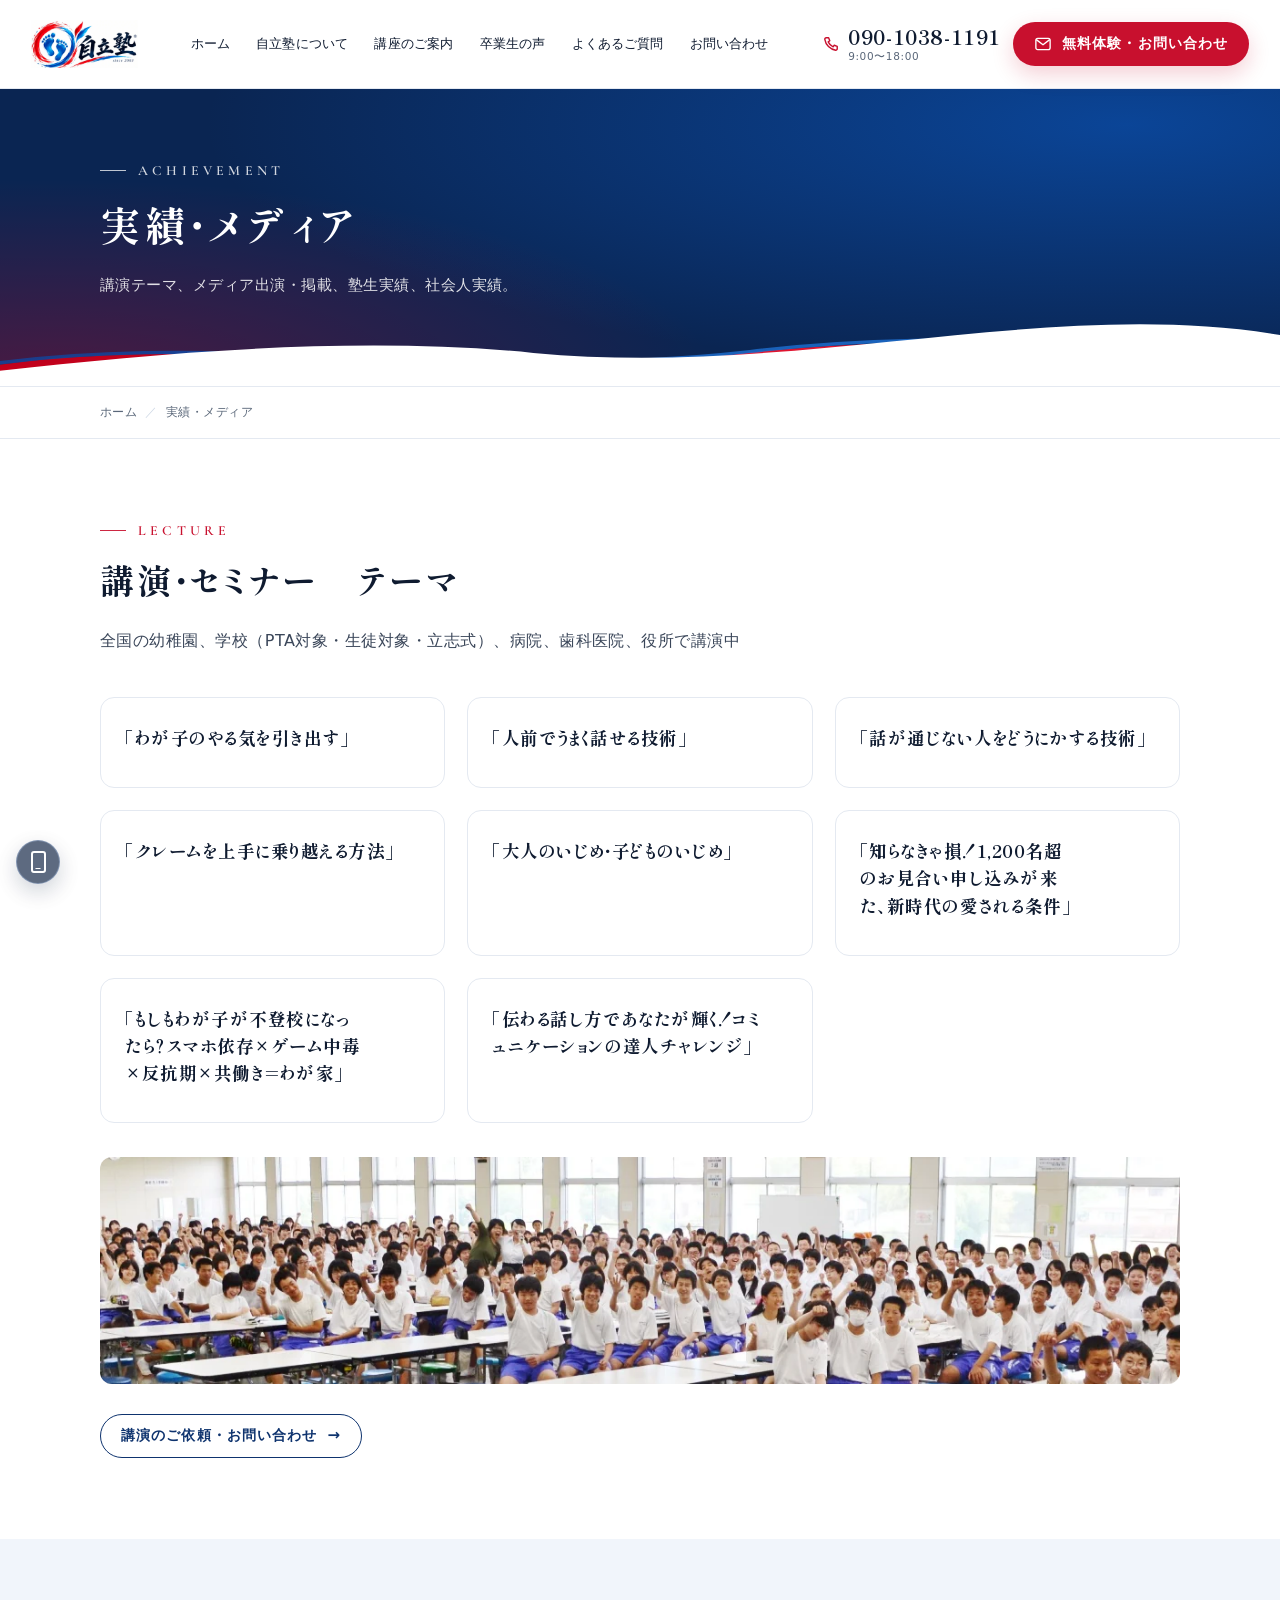
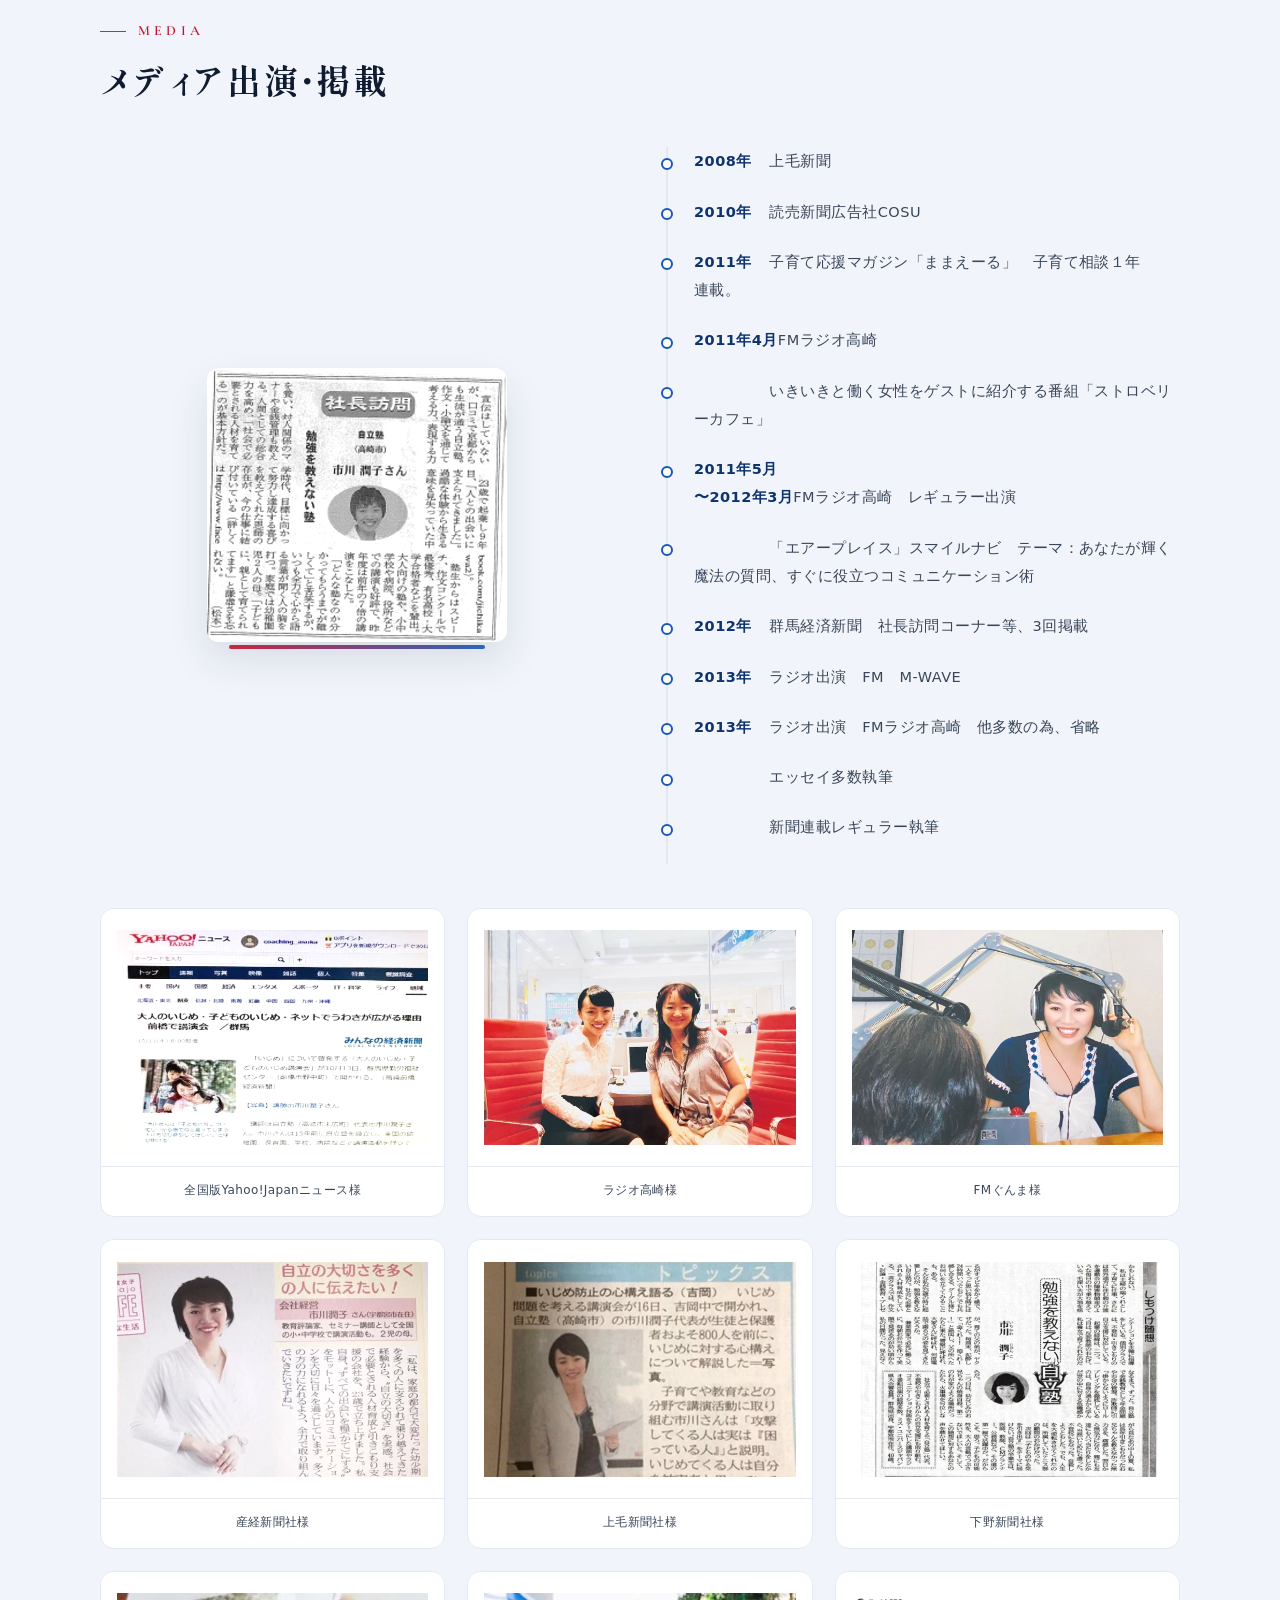
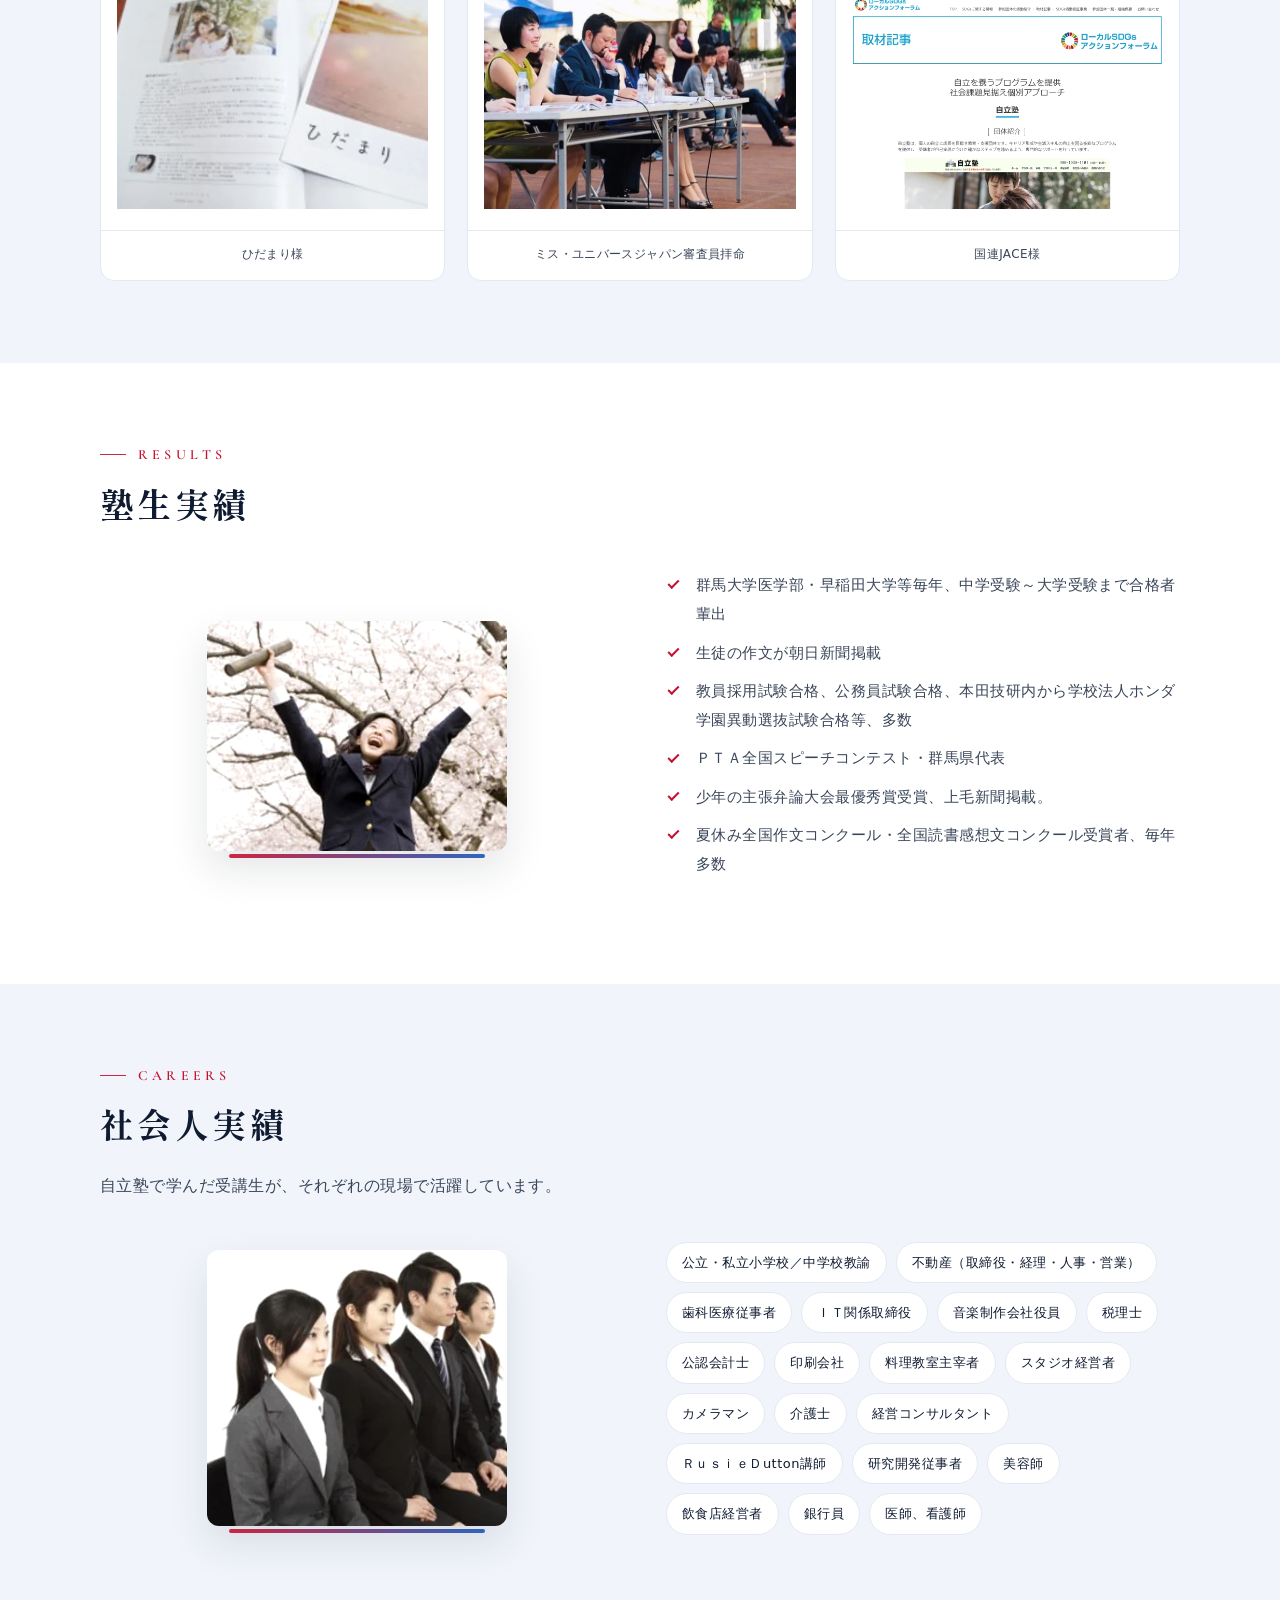
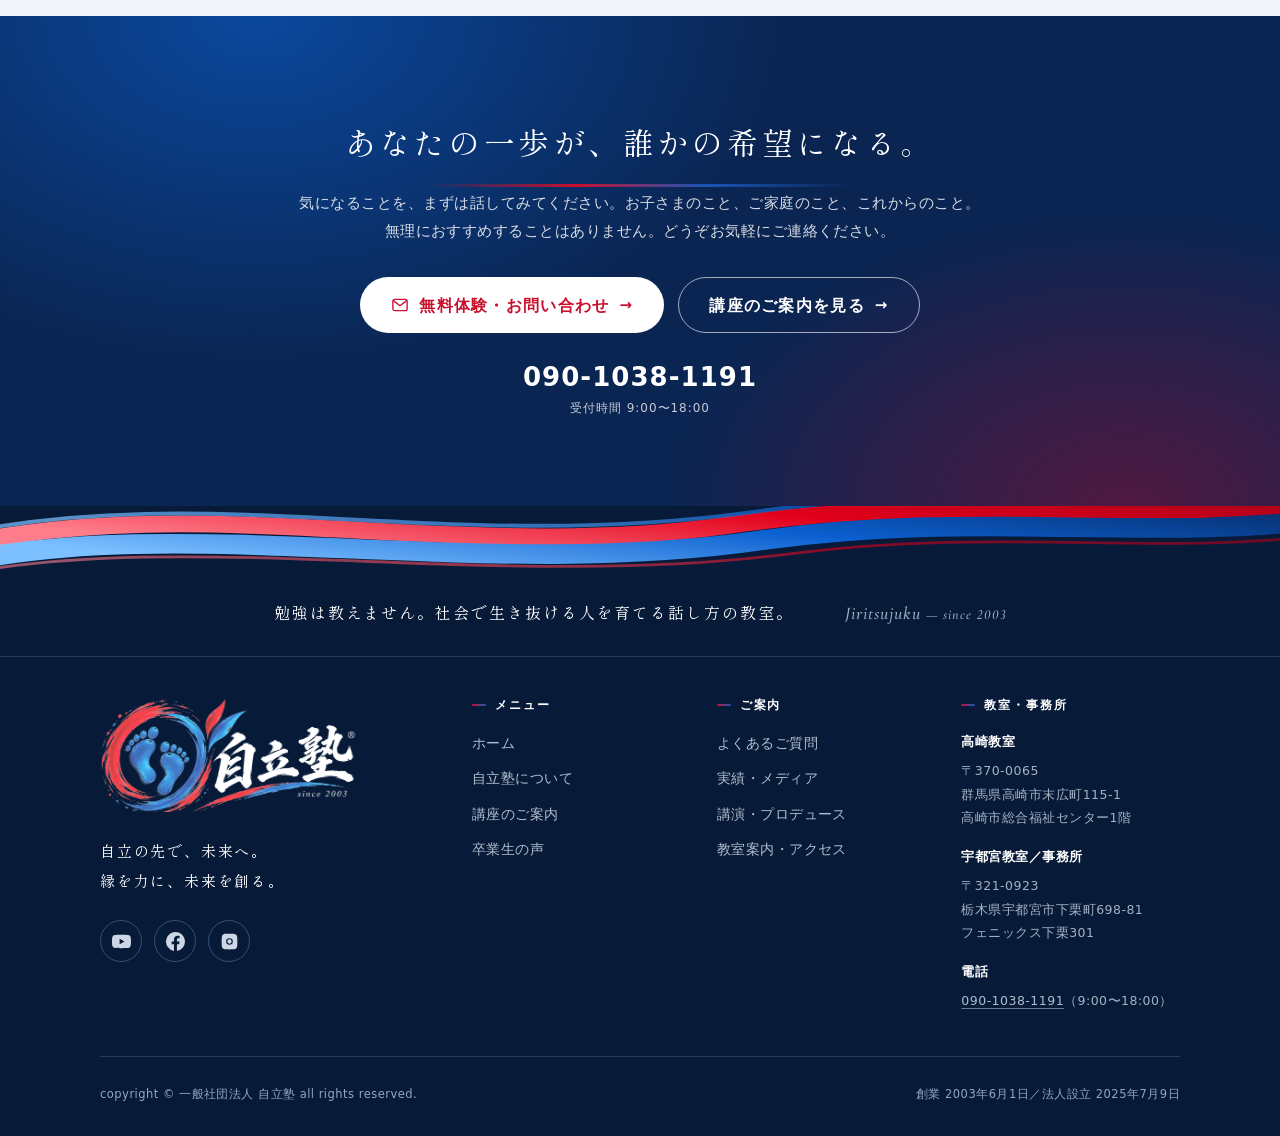
<file: achievement.html>
<!DOCTYPE html>
<html lang="ja">
<head>
<meta charset="UTF-8">
<meta name="viewport" content="width=device-width, initial-scale=1">
<title>実績・メディア掲載｜自立塾｜市川潤子</title>
<meta name="description" content="全国の幼稚園・学校・病院・役所での講演実績、Yahoo!ニュース全国版や上毛新聞・下野新聞などのメディア掲載歴、塾生・社会人の実績をご紹介します。">
<meta name="keywords" content="自立塾,高崎市,宇都宮市,話し方教室,不登校,引きこもり支援,市川潤子,オンライン,プレゼンテーション,お金の教育">
<meta name="robots" content="index,follow">
<meta property="og:type" content="article">
<meta property="og:title" content="実績・メディア掲載｜自立塾｜市川潤子">
<meta property="og:description" content="全国の幼稚園・学校・病院・役所での講演実績、Yahoo!ニュース全国版や上毛新聞・下野新聞などのメディア掲載歴、塾生・社会人の実績をご紹介します。">
<meta property="og:site_name" content="自立塾">
<meta property="og:image" content="https://junkosan-omoroi.vercel.app/assets/img/hero-pc.jpg">
<meta name="twitter:card" content="summary_large_image">
<link rel="icon" href="assets/img/mark.png">
<link rel="apple-touch-icon" href="assets/img/mark.png">
<link rel="preconnect" href="https://fonts.googleapis.com">
<link rel="preconnect" href="https://fonts.gstatic.com" crossorigin>
<link rel="stylesheet" href="https://fonts.googleapis.com/css2?family=Cormorant+Garamond:ital,wght@0,500;0,600;1,500&family=Shippori+Mincho+B1:wght@500;600;700;800&family=Zen+Kaku+Gothic+New:wght@400;500;700&display=swap">
<link rel="stylesheet" href="assets/css/style.css">
<script type="application/ld+json">{"@context": "https://schema.org", "@type": "EducationalOrganization", "name": "一般社団法人 自立塾", "alternateName": "自立塾", "url": "https://jiritujuku.com/", "logo": "https://jiritujuku.com/assets/img/logo-h.png", "foundingDate": "2003-06-01", "founder": {"@type": "Person", "name": "市川 潤子"}, "telephone": "+81-90-1038-1191", "sameAs": ["https://www.youtube.com/channel/UCJp2LZc89UXHqa7oxnzZFcg", "https://www.facebook.com/jichikawa2/", "https://www.instagram.com/junko.ichikawa/", "https://ameblo.jp/jiritujuku/"], "address": [{"@type": "PostalAddress", "postalCode": "370-0065", "addressRegion": "群馬県", "addressLocality": "高崎市", "streetAddress": "末広町115-1 高崎市総合福祉センター1階"}, {"@type": "PostalAddress", "postalCode": "321-0923", "addressRegion": "栃木県", "addressLocality": "宇都宮市", "streetAddress": "下栗町698-81 フェニックス下栗301"}]}</script>
</head>
<body>
<svg class="svg-defs" aria-hidden="true" focusable="false"><defs>
<linearGradient id="gRed" x1="0" y1="0" x2="1" y2="0.35"><stop offset="0" stop-color="#A8001A"/><stop offset=".42" stop-color="#E2001A"/><stop offset=".78" stop-color="#F42640"/><stop offset="1" stop-color="#FF6E7E"/></linearGradient>
<linearGradient id="gBlue" x1="0" y1="0" x2="1" y2="0.35"><stop offset="0" stop-color="#07306F"/><stop offset=".42" stop-color="#0B5FD0"/><stop offset=".78" stop-color="#2D8BF5"/><stop offset="1" stop-color="#6FB8FF"/></linearGradient>
<linearGradient id="gRedR" x1="1" y1="0" x2="0" y2="0.35"><stop offset="0" stop-color="#A8001A"/><stop offset=".45" stop-color="#E2001A"/><stop offset="1" stop-color="#FF7D8B"/></linearGradient>
<linearGradient id="gBlueR" x1="1" y1="0" x2="0" y2="0.35"><stop offset="0" stop-color="#07306F"/><stop offset=".45" stop-color="#0B5FD0"/><stop offset="1" stop-color="#7CC0FF"/></linearGradient>
</defs></svg>
<a class="skip" href="#main">本文へスキップ</a>

<header class="header">
  <div class="header__bar">
    <a class="header__logo" href="index.html" aria-label="自立塾 ホーム">
      <img src="assets/img/logo-since.webp" alt="自立塾 since 2003" width="950" height="430">
    </a>
    <p class="header__tagline">社会で生き抜く力を<br>育てる話し方の教室</p>
    <nav class="header__nav" aria-label="メインメニュー">
      <a href="index.html">ホーム</a>
      <a href="about.html">自立塾について</a>
      <a href="course.html">講座のご案内</a>
      <a href="voice.html">卒業生の声</a>
      <a href="faq.html">よくあるご質問</a>
      <a href="contact.html">お問い合わせ</a>
    </nav>
    <div class="header__side">
      <a class="header__tel" href="tel:09010381191"><svg class="ico" viewBox="0 0 24 24" aria-hidden="true" focusable="false"><path d="M6.6 3.5h3l1.5 3.8-2 1.4a12 12 0 0 0 6.2 6.2l1.4-2 3.8 1.5v3a1.8 1.8 0 0 1-2 1.8A16.5 16.5 0 0 1 4.8 5.5a1.8 1.8 0 0 1 1.8-2z" fill="none" stroke="currentColor" stroke-width="1.8" stroke-linejoin="round"/></svg><span><b>090-1038-1191</b><em>9:00〜18:00</em></span></a>
      <a class="btn btn--primary btn--sm" href="contact.html"><svg class="ico" viewBox="0 0 24 24" aria-hidden="true" focusable="false"><rect x="2.5" y="4.5" width="19" height="15" rx="2.5" fill="none" stroke="currentColor" stroke-width="1.8"/><path d="M3.5 6.5 12 13l8.5-6.5" fill="none" stroke="currentColor" stroke-width="1.8" stroke-linecap="round" stroke-linejoin="round"/></svg>無料体験・お問い合わせ</a>
      <button class="burger" type="button" aria-label="メニューを開く" aria-expanded="false" aria-controls="drawer"><i></i><i></i><i></i></button>
    </div>
  </div>
</header>

<div class="drawer" id="drawer">
  <nav aria-label="モバイルメニュー">
      <a href="index.html">ホーム</a>
      <a href="about.html">自立塾について</a>
      <a href="course.html">講座のご案内</a>
      <a href="voice.html">卒業生の声</a>
      <a href="faq.html">よくあるご質問</a>
      <a href="contact.html">お問い合わせ</a>
      <a href="achievement.html">実績・メディア</a>
      <a href="produce.html">講演・プロデュース</a>
      <a href="info.html">教室案内・アクセス</a>
  </nav>
  <div class="drawer__cta">
    <a class="btn btn--primary btn--full" href="contact.html"><svg class="ico" viewBox="0 0 24 24" aria-hidden="true" focusable="false"><rect x="2.5" y="4.5" width="19" height="15" rx="2.5" fill="none" stroke="currentColor" stroke-width="1.8"/><path d="M3.5 6.5 12 13l8.5-6.5" fill="none" stroke="currentColor" stroke-width="1.8" stroke-linecap="round" stroke-linejoin="round"/></svg>無料体験・お問い合わせ</a>
    <a class="btn btn--tel btn--full" href="tel:09010381191"><svg class="ico" viewBox="0 0 24 24" aria-hidden="true" focusable="false"><path d="M6.6 3.5h3l1.5 3.8-2 1.4a12 12 0 0 0 6.2 6.2l1.4-2 3.8 1.5v3a1.8 1.8 0 0 1-2 1.8A16.5 16.5 0 0 1 4.8 5.5a1.8 1.8 0 0 1 1.8-2z" fill="none" stroke="currentColor" stroke-width="1.8" stroke-linejoin="round"/></svg>090-1038-1191</a>
  </div>
</div>

<main id="main">
  <div class="pagehead">
    <svg class="ribbon ribbon--head" viewBox="0 0 1440 210" preserveAspectRatio="none" aria-hidden="true" focusable="false">
<path d="M-40,172 C230,56 520,198 820,126 C1070,66 1250,130 1480,80" fill="none" stroke="url(#gRed)" stroke-width="30" stroke-linecap="round"/>
<path d="M-40,202 C210,98 540,228 850,154 C1090,98 1270,160 1480,112" fill="none" stroke="url(#gBlue)" stroke-width="35" stroke-linecap="round"/>
<path d="M-40,150 C250,40 500,180 840,104 C1080,46 1270,112 1480,60" fill="none" stroke="url(#gBlue)" stroke-width="7" stroke-linecap="round" opacity=".72"/>
<path d="M-40,222 C220,126 560,246 880,178 C1120,128 1280,186 1480,140" fill="none" stroke="url(#gRed)" stroke-width="5" stroke-linecap="round" opacity=".58"/>
</svg>
    <div class="container pagehead__inner">
      <span class="eyebrow">ACHIEVEMENT</span>
      <h1>実績・メディア</h1>
      <p>講演テーマ、メディア出演・掲載、塾生実績、社会人実績。</p>
    </div>
    <svg class="wave wave--bottom" viewBox="0 0 1440 84" preserveAspectRatio="none" aria-hidden="true" focusable="false"><path d="M0,84 H1440 V26 C1180,-18 900,74 600,46 C400,26 180,46 0,66 Z" fill="#ffffff"></path></svg>
  </div>
  <nav class="crumbs" aria-label="パンくずリスト"><div class="container"><ol><li><a href="index.html">ホーム</a></li><li><span aria-current="page">実績・メディア</span></li></ol></div></nav>
  <script type="application/ld+json">{"@context": "https://schema.org", "@type": "BreadcrumbList", "itemListElement": [{"@type": "ListItem", "position": 1, "name": "ホーム", "item": "https://jiritujuku.com/"}, {"@type": "ListItem", "position": 2, "name": "実績・メディア", "item": "https://jiritujuku.com/achievement.html"}]}</script>
  <!-- ============ 講演・セミナー ============ -->
  <section class="section reveal">
    <div class="container">
      <div class="sec-head">
        <span class="eyebrow">LECTURE</span>
        <h2 class="sec-title">講演・セミナー　テーマ</h2>
        <p class="sec-lead">全国の幼稚園、学校（PTA対象・生徒対象・立志式）、病院、歯科医院、役所で講演中</p>
      </div>
      <div class="cards cards--2">
        <div class="card"><h3>「わが子のやる気を引き出す」</h3></div>
        <div class="card"><h3>「人前でうまく話せる技術」</h3></div>
        <div class="card"><h3>「話が通じない人をどうにかする技術」</h3></div>
        <div class="card"><h3>「クレームを上手に乗り越える方法」</h3></div>
        <div class="card"><h3>「大人のいじめ・子どものいじめ」</h3></div>
        <div class="card"><h3>「知らなきゃ損！1,200名超のお見合い申し込みが来た、新時代の愛される条件」</h3></div>
        <div class="card"><h3>「もしもわが子が不登校になったら？スマホ依存×ゲーム中毒×反抗期×共働き＝わが家」</h3></div>
        <div class="card"><h3>「伝わる話し方であなたが輝く！コミュニケーションの達人チャレンジ」</h3></div>
      </div>
      <img src="assets/img/achieve-1.webp" alt="講演の様子" width="1187" height="249" loading="lazy" style="margin-top:34px;border-radius:var(--r-img)">
      <div class="btn-row" style="margin-top:30px">
        <a class="btn btn--ghost btn--sm" href="contact.html">講演のご依頼・お問い合わせ</a>
      </div>
    </div>
  </section>

  <!-- ============ メディア ============ -->
  <section class="section section--tint reveal">
    <div class="container">
      <div class="sec-head">
        <span class="eyebrow">MEDIA</span>
        <h2 class="sec-title">メディア出演・掲載</h2>
      </div>
      <div class="split split--photo-left">
        <div class="split__media">
          <img src="assets/img/achieve-2.webp" alt="メディア出演の様子" width="300" height="274" loading="lazy">
        </div>
        <div>
          <ul class="timeline">
            <li><span class="yr">2008年</span>上毛新聞</li>
            <li><span class="yr">2010年</span>読売新聞広告社COSU</li>
            <li><span class="yr">2011年</span>子育て応援マガジン「ままえーる」　子育て相談１年連載。</li>
            <li><span class="yr">2011年4月</span>FMラジオ高崎</li>
            <li><span class="yr">　</span>いきいきと働く女性をゲストに紹介する番組「ストロベリーカフェ」</li>
            <li><span class="yr">2011年5月<br>〜2012年3月</span>FMラジオ高崎　レギュラー出演</li>
            <li><span class="yr">　</span>「エアープレイス」スマイルナビ　テーマ：あなたが輝く魔法の質問、すぐに役立つコミュニケーション術</li>
            <li><span class="yr">2012年</span>群馬経済新聞　社長訪問コーナー等、3回掲載</li>
            <li><span class="yr">2013年</span>ラジオ出演　FM　M-WAVE</li>
            <li><span class="yr">2013年</span>ラジオ出演　FMラジオ高崎　他多数の為、省略</li>
            <li><span class="yr">　</span>エッセイ多数執筆</li>
            <li><span class="yr">　</span>新聞連載レギュラー執筆</li>
          </ul>
        </div>
      </div>

      <div class="medialogos" style="margin-top:44px">
        <figure><img src="assets/img/achieve-m-yahoo.webp" alt="全国版Yahoo!Japanニュース掲載" width="600" height="415" loading="lazy"><figcaption>全国版Yahoo!Japanニュース様</figcaption></figure>
        <figure><img src="assets/img/achieve-m-1.webp" alt="ラジオ高崎出演" width="600" height="415" loading="lazy"><figcaption>ラジオ高崎様</figcaption></figure>
        <figure><img src="assets/img/achieve-m-2.webp" alt="FMぐんま出演" width="600" height="415" loading="lazy"><figcaption>FMぐんま様</figcaption></figure>
        <figure><img src="assets/img/achieve-m-3.webp" alt="産経新聞社掲載" width="600" height="415" loading="lazy"><figcaption>産経新聞社様</figcaption></figure>
        <figure><img src="assets/img/achieve-m-4.webp" alt="上毛新聞社掲載" width="600" height="415" loading="lazy"><figcaption>上毛新聞社様</figcaption></figure>
        <figure><img src="assets/img/achieve-m-5.webp" alt="下野新聞社掲載" width="600" height="415" loading="lazy"><figcaption>下野新聞社様</figcaption></figure>
        <figure><img src="assets/img/achieve-m-6.webp" alt="ひだまり掲載" width="600" height="415" loading="lazy"><figcaption>ひだまり様</figcaption></figure>
        <figure><img src="assets/img/achieve-m-7.webp" alt="ミス・ユニバースジャパン審査員拝命" width="600" height="415" loading="lazy"><figcaption>ミス・ユニバースジャパン審査員拝命</figcaption></figure>
        <figure><img src="assets/img/achieve-m-jace.webp" alt="国連JACE" width="600" height="415" loading="lazy"><figcaption>国連JACE様</figcaption></figure>
      </div>
    </div>
  </section>

  <!-- ============ 塾生実績 ============ -->
  <section class="section reveal">
    <div class="container">
      <div class="sec-head">
        <span class="eyebrow">RESULTS</span>
        <h2 class="sec-title">塾生実績</h2>
      </div>
      <div class="split split--photo-left">
        <div class="split__media"><img src="assets/img/c-3.webp" alt="目標をかなえた塾生" width="300" height="230" loading="lazy"></div>
        <div>
          <ul class="checklist checklist--red">
            <li>群馬大学医学部・早稲田大学等毎年、中学受験～大学受験まで合格者輩出</li>
            <li>生徒の作文が朝日新聞掲載</li>
            <li>教員採用試験合格、公務員試験合格、本田技研内から学校法人ホンダ学園異動選抜試験合格等、多数</li>
            <li>ＰＴＡ全国スピーチコンテスト・群馬県代表</li>
            <li>少年の主張弁論大会最優秀賞受賞、上毛新聞掲載。</li>
            <li>夏休み全国作文コンクール・全国読書感想文コンクール受賞者、毎年多数</li>
          </ul>
        </div>
      </div>
    </div>
  </section>

  <!-- ============ 社会人実績 ============ -->
  <section class="section section--paper reveal">
    <div class="container">
      <div class="sec-head">
        <span class="eyebrow">CAREERS</span>
        <h2 class="sec-title">社会人実績</h2>
        <p class="sec-lead">自立塾で学んだ受講生が、それぞれの現場で活躍しています。</p>
      </div>
      <div class="split split--photo-left">
        <div class="split__media"><img src="assets/img/c-4.webp" alt="社会で活躍する受講生" width="300" height="276" loading="lazy"></div>
        <div>
          <ul class="pill-list">
            <li>公立・私立小学校／中学校教諭</li>
            <li>不動産（取締役・経理・人事・営業）</li>
            <li>歯科医療従事者</li>
            <li>ＩＴ関係取締役</li>
            <li>音楽制作会社役員</li>
            <li>税理士</li>
            <li>公認会計士</li>
            <li>印刷会社</li>
            <li>料理教室主宰者</li>
            <li>スタジオ経営者</li>
            <li>カメラマン</li>
            <li>介護士</li>
            <li>経営コンサルタント</li>
            <li>ＲｕｓｉｅＤutton講師</li>
            <li>研究開発従事者</li>
            <li>美容師</li>
            <li>飲食店経営者</li>
            <li>銀行員</li>
            <li>医師、看護師</li>
          </ul>
        </div>
      </div>
    </div>
  </section>

  <section class="ctaband">
    <div class="container ctaband__inner">
      <p class="catch">あなたの一歩が、<wbr>誰かの希望になる。</p>
      <p>気になることを、まずは話してみてください。お子さまのこと、ご家庭のこと、これからのこと。<br>
      無理におすすめすることはありません。どうぞお気軽にご連絡ください。</p>
      <div class="btn-row">
        <a class="btn btn--white" href="contact.html"><svg class="ico" viewBox="0 0 24 24" aria-hidden="true" focusable="false"><rect x="2.5" y="4.5" width="19" height="15" rx="2.5" fill="none" stroke="currentColor" stroke-width="1.8"/><path d="M3.5 6.5 12 13l8.5-6.5" fill="none" stroke="currentColor" stroke-width="1.8" stroke-linecap="round" stroke-linejoin="round"/></svg>無料体験・お問い合わせ</a>
        <a class="btn btn--outline-light" href="course.html">講座のご案内を見る</a>
      </div>
      <a class="ctaband__tel" href="tel:09010381191"><b>090-1038-1191</b><span>受付時間 9:00〜18:00</span></a>
    </div>
  </section>
</main>

<footer class="footer">
  <svg class="ribbon ribbon--footer" viewBox="0 0 1440 210" preserveAspectRatio="none" aria-hidden="true" focusable="false">
<path d="M-40,172 C230,56 520,198 820,126 C1070,66 1250,130 1480,80" fill="none" stroke="url(#gRedR)" stroke-width="30" stroke-linecap="round"/>
<path d="M-40,202 C210,98 540,228 850,154 C1090,98 1270,160 1480,112" fill="none" stroke="url(#gBlueR)" stroke-width="35" stroke-linecap="round"/>
<path d="M-40,150 C250,40 500,180 840,104 C1080,46 1270,112 1480,60" fill="none" stroke="url(#gBlueR)" stroke-width="7" stroke-linecap="round" opacity=".72"/>
<path d="M-40,222 C220,126 560,246 880,178 C1120,128 1280,186 1480,140" fill="none" stroke="url(#gRedR)" stroke-width="5" stroke-linecap="round" opacity=".58"/>
</svg>
  <div class="footer__catch">
    <p>勉強は教えません。<wbr>社会で生き抜ける人を<wbr>育てる<wbr>話し方の教室。</p>
    <span class="footer__script">Jiritsujuku <em>— since 2003</em></span>
  </div>
  <div class="container">
    <div class="footer__top">
      <div>
        <img class="footer__logo" src="assets/img/logo-since-white.webp" alt="自立塾 since 2003" width="950" height="430">
        <p class="footer__tagline">自立の先で、未来へ。<br>縁を力に、未来を創る。</p>
        <div class="footer__sns">
          <a href="https://www.youtube.com/channel/UCJp2LZc89UXHqa7oxnzZFcg" target="_blank" rel="noopener" aria-label="YouTube"><svg viewBox="0 0 24 24" aria-hidden="true"><path fill="currentColor" d="M23.5 6.2a3 3 0 0 0-2.1-2.1C19.5 3.6 12 3.6 12 3.6s-7.5 0-9.4.5A3 3 0 0 0 .5 6.2C0 8.1 0 12 0 12s0 3.9.5 5.8a3 3 0 0 0 2.1 2.1c1.9.5 9.4.5 9.4.5s7.5 0 9.4-.5a3 3 0 0 0 2.1-2.1C24 15.9 24 12 24 12s0-3.9-.5-5.8ZM9.6 15.6V8.4l6.2 3.6-6.2 3.6Z"></path></svg></a>
          <a href="https://www.facebook.com/jichikawa2/" target="_blank" rel="noopener" aria-label="Facebook"><svg viewBox="0 0 24 24" aria-hidden="true"><path fill="currentColor" d="M24 12a12 12 0 1 0-13.9 11.9v-8.4H7.1V12h3V9.4c0-3 1.8-4.6 4.5-4.6 1.3 0 2.6.2 2.6.2v2.9h-1.5c-1.5 0-1.9.9-1.9 1.8V12h3.3l-.5 3.5h-2.8v8.4A12 12 0 0 0 24 12Z"></path></svg></a>
          <a href="https://www.instagram.com/junko.ichikawa/" target="_blank" rel="noopener" aria-label="Instagram"><svg viewBox="0 0 24 24" aria-hidden="true"><path fill="currentColor" d="M12 2.2c3.2 0 3.6 0 4.9.1 1.2.1 1.8.2 2.2.4.6.2 1 .5 1.4.9.4.4.7.8.9 1.4.2.4.4 1 .4 2.2.1 1.3.1 1.7.1 4.9s0 3.6-.1 4.9c-.1 1.2-.2 1.8-.4 2.2-.2.6-.5 1-.9 1.4-.4.4-.8.7-1.4.9-.4.2-1 .4-2.2.4-1.3.1-1.7.1-4.9.1s-3.6 0-4.9-.1c-1.2-.1-1.8-.2-2.2-.4-.6-.2-1-.5-1.4-.9-.4-.4-.7-.8-.9-1.4-.2-.4-.4-1-.4-2.2-.1-1.3-.1-1.7-.1-4.9s0-3.6.1-4.9c.1-1.2.2-1.8.4-2.2.2-.6.5-1 .9-1.4.4-.4.8-.7 1.4-.9.4-.2 1-.4 2.2-.4 1.3-.1 1.7-.1 4.9-.1Zm0 5.6a4.2 4.2 0 1 0 0 8.4 4.2 4.2 0 0 0 0-8.4Zm0 6.9a2.7 2.7 0 1 1 0-5.4 2.7 2.7 0 0 1 0 5.4Zm5.3-7.1a1 1 0 1 1-2 0 1 1 0 0 1 2 0Z"></path></svg></a>
        </div>
      </div>
      <div class="footer__nav">
        <div>
          <h4>メニュー</h4>
          <ul>
            <li><a href="index.html">ホーム</a></li>
            <li><a href="about.html">自立塾について</a></li>
            <li><a href="course.html">講座のご案内</a></li>
            <li><a href="voice.html">卒業生の声</a></li>
          </ul>
        </div>
        <div>
          <h4>ご案内</h4>
          <ul>
            <li><a href="faq.html">よくあるご質問</a></li>
            <li><a href="achievement.html">実績・メディア</a></li>
            <li><a href="produce.html">講演・プロデュース</a></li>
            <li><a href="info.html">教室案内・アクセス</a></li>
          </ul>
        </div>
        <div class="footer__office">
          <h4>教室・事務所</h4>
          <p><b>高崎教室</b>〒370-0065<br>群馬県高崎市末広町115-1<br>高崎市総合福祉センター1階</p>
          <p><b>宇都宮教室／事務所</b>〒321-0923<br>栃木県宇都宮市下栗町698-81<br>フェニックス下栗301</p>
          <p><b>電話</b><a href="tel:09010381191">090-1038-1191</a>（9:00〜18:00）</p>
        </div>
      </div>
    </div>
    <div class="footer__bottom">
      <span>copyright © 一般社団法人 自立塾 all rights reserved.</span>
      <span>創業 2003年6月1日／法人設立 2025年7月9日</span>
      <button type="button" class="viewswitch" data-viewswitch>PC表示に切り替え</button>
    </div>
  </div>
</footer>

<button class="viewtoggle" id="viewtoggle" type="button" aria-pressed="false">
  <span class="viewtoggle__ico" aria-hidden="true"></span><span class="viewtoggle__label">スマホ表示</span>
</button>

<div class="viewframe" id="viewframe" hidden>
  <div class="viewframe__bar">
    <span>スマホ表示プレビュー（幅 390px）</span>
    <button type="button" class="viewframe__close" id="viewframe-close">閉じる ✕</button>
  </div>
  <div class="viewframe__phone"><iframe id="viewframe-iframe" title="スマホ表示プレビュー"></iframe></div>
</div>

<div class="mobilebar">
  <a class="tel" href="tel:09010381191"><svg class="ico" viewBox="0 0 24 24" aria-hidden="true" focusable="false"><path d="M6.6 3.5h3l1.5 3.8-2 1.4a12 12 0 0 0 6.2 6.2l1.4-2 3.8 1.5v3a1.8 1.8 0 0 1-2 1.8A16.5 16.5 0 0 1 4.8 5.5a1.8 1.8 0 0 1 1.8-2z" fill="none" stroke="currentColor" stroke-width="1.8" stroke-linejoin="round"/></svg><span><b>090-1038-1191</b><em>9:00〜18:00</em></span></a>
  <a class="cv" href="contact.html"><svg class="ico" viewBox="0 0 24 24" aria-hidden="true" focusable="false"><rect x="2.5" y="4.5" width="19" height="15" rx="2.5" fill="none" stroke="currentColor" stroke-width="1.8"/><path d="M3.5 6.5 12 13l8.5-6.5" fill="none" stroke="currentColor" stroke-width="1.8" stroke-linecap="round" stroke-linejoin="round"/></svg>無料体験・お問い合わせ</a>
</div>

<script src="assets/js/main.js"></script>
</body>
</html>
</file>
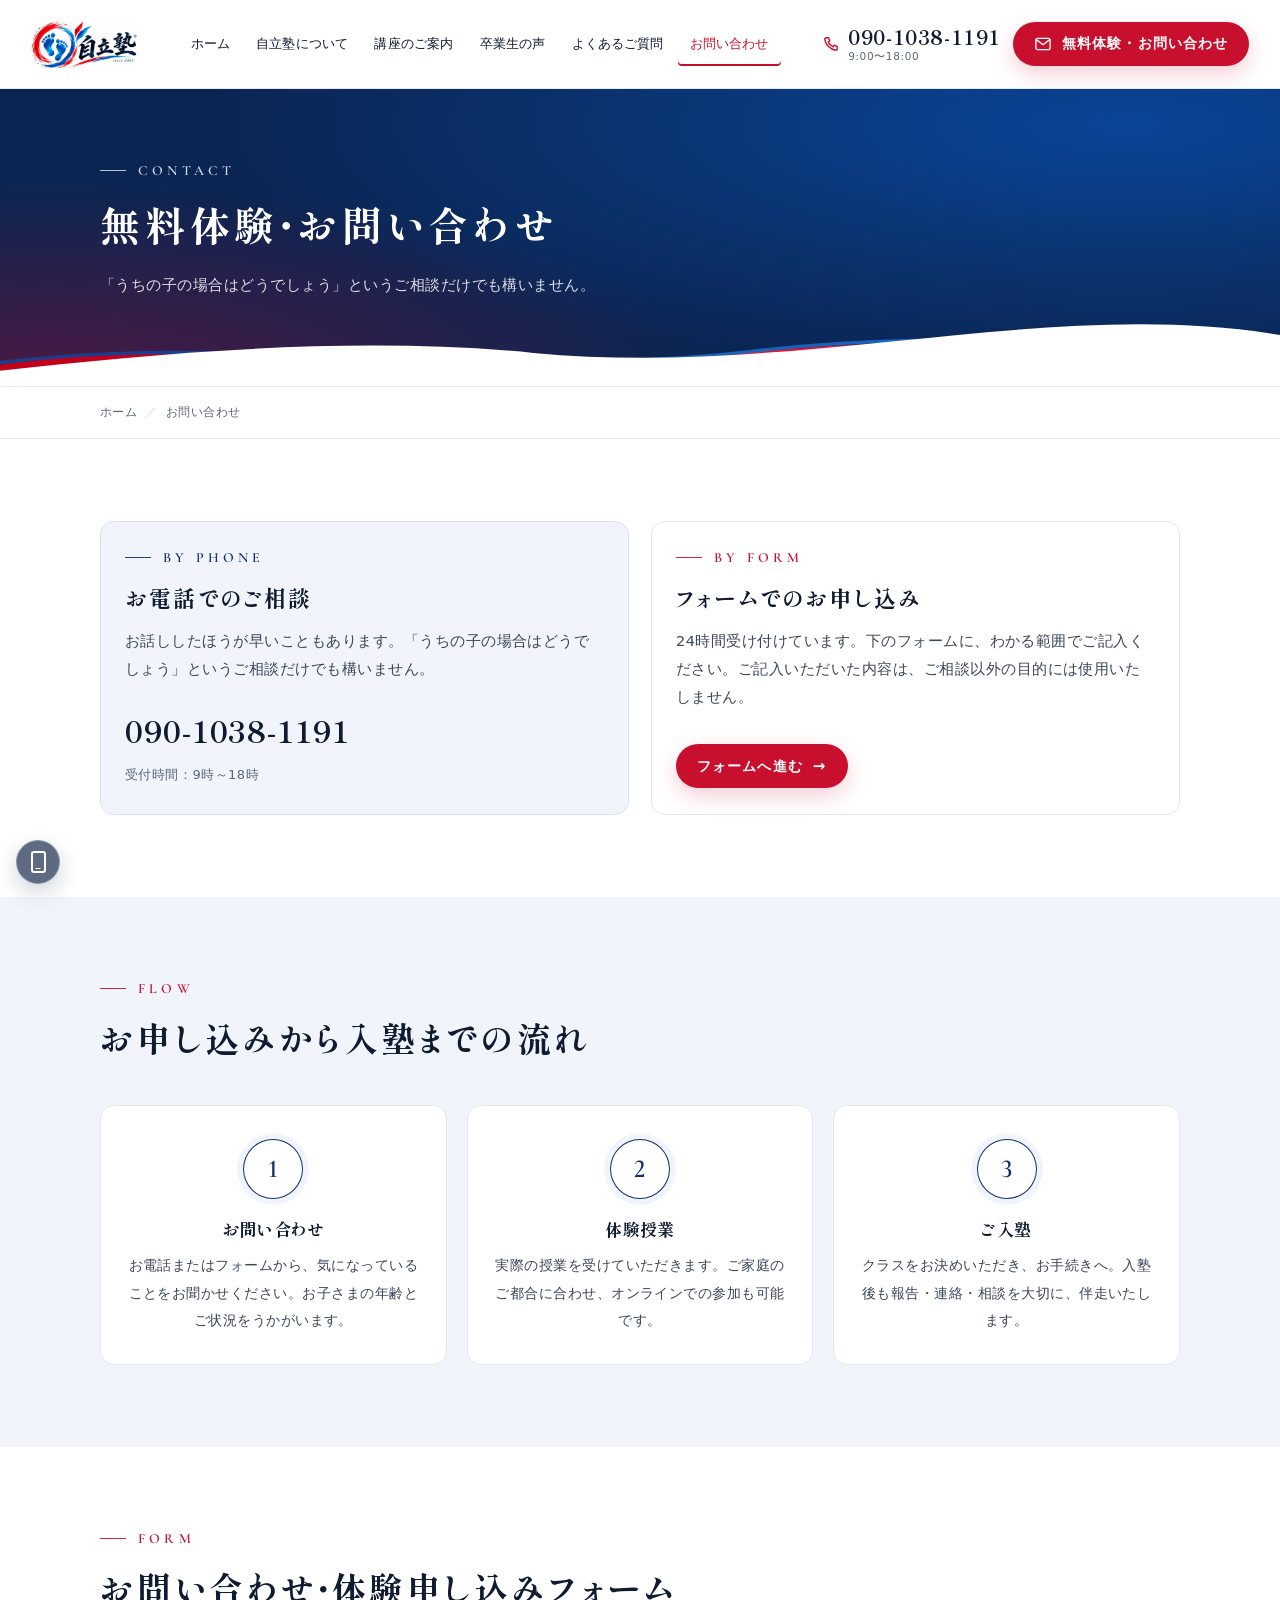
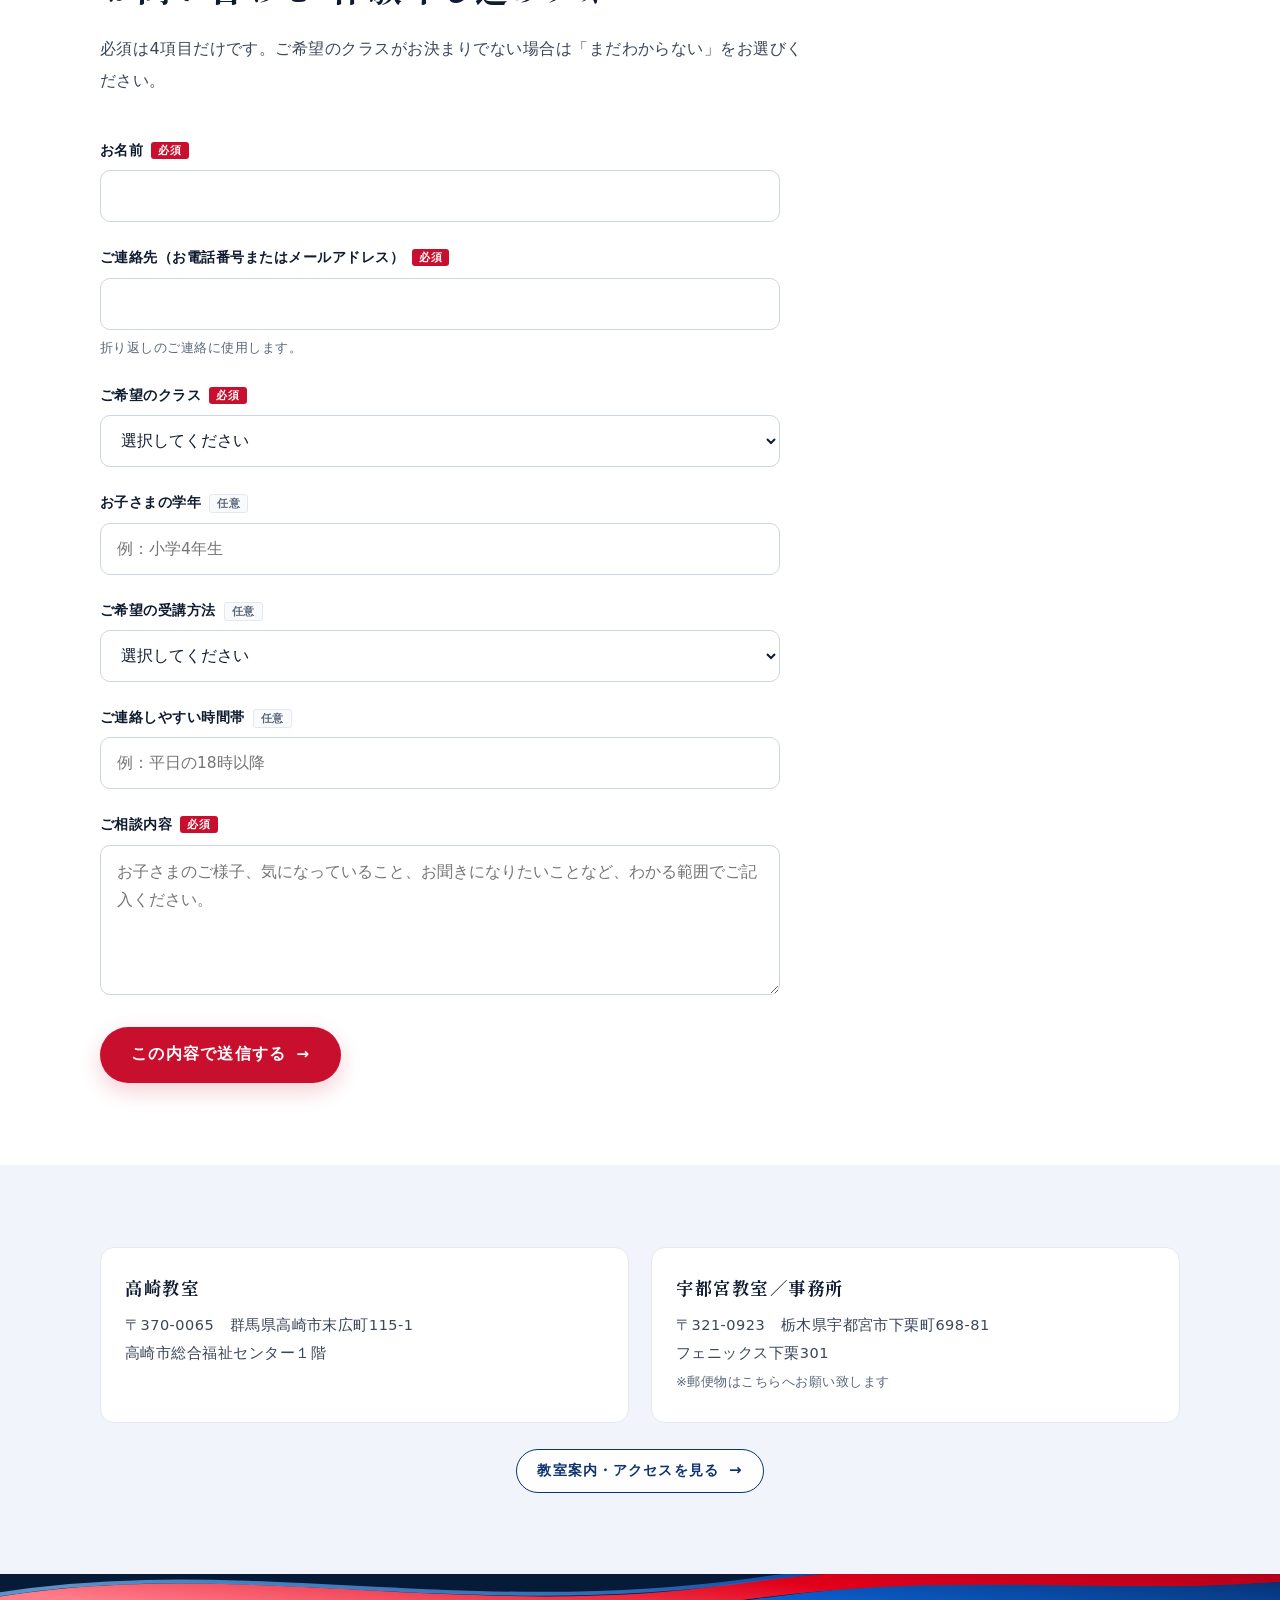
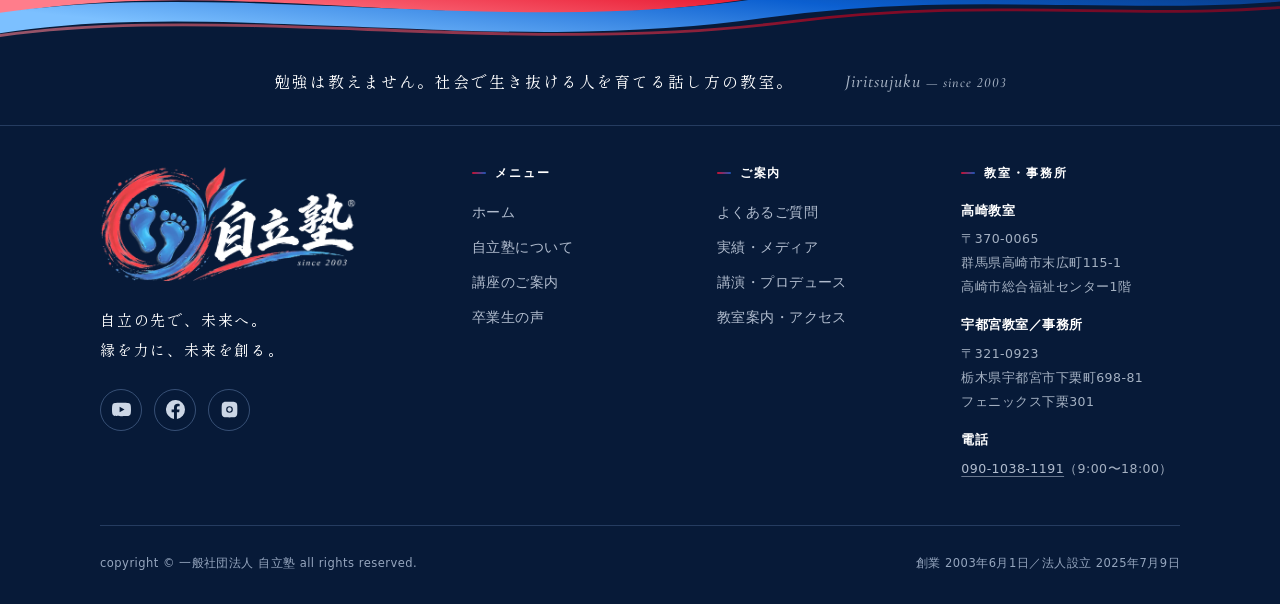
<file: contact.html>
<!DOCTYPE html>
<html lang="ja">
<head>
<meta charset="UTF-8">
<meta name="viewport" content="width=device-width, initial-scale=1">
<title>無料体験・お問い合わせ｜自立塾</title>
<meta name="description" content="自立塾の体験授業のお申し込み・ご相談はこちら。お電話（090-1038-1191／9:00〜18:00）またはフォームからお気軽にご連絡ください。">
<meta name="keywords" content="自立塾,高崎市,宇都宮市,話し方教室,不登校,引きこもり支援,市川潤子,オンライン,プレゼンテーション,お金の教育">
<meta name="robots" content="index,follow">
<meta property="og:type" content="article">
<meta property="og:title" content="無料体験・お問い合わせ｜自立塾">
<meta property="og:description" content="自立塾の体験授業のお申し込み・ご相談はこちら。お電話（090-1038-1191／9:00〜18:00）またはフォームからお気軽にご連絡ください。">
<meta property="og:site_name" content="自立塾">
<meta property="og:image" content="https://junkosan-omoroi.vercel.app/assets/img/hero-pc.jpg">
<meta name="twitter:card" content="summary_large_image">
<link rel="icon" href="assets/img/mark.png">
<link rel="apple-touch-icon" href="assets/img/mark.png">
<link rel="preconnect" href="https://fonts.googleapis.com">
<link rel="preconnect" href="https://fonts.gstatic.com" crossorigin>
<link rel="stylesheet" href="https://fonts.googleapis.com/css2?family=Cormorant+Garamond:ital,wght@0,500;0,600;1,500&family=Shippori+Mincho+B1:wght@500;600;700;800&family=Zen+Kaku+Gothic+New:wght@400;500;700&display=swap">
<link rel="stylesheet" href="assets/css/style.css">
<script type="application/ld+json">{"@context": "https://schema.org", "@type": "EducationalOrganization", "name": "一般社団法人 自立塾", "alternateName": "自立塾", "url": "https://jiritujuku.com/", "logo": "https://jiritujuku.com/assets/img/logo-h.png", "foundingDate": "2003-06-01", "founder": {"@type": "Person", "name": "市川 潤子"}, "telephone": "+81-90-1038-1191", "sameAs": ["https://www.youtube.com/channel/UCJp2LZc89UXHqa7oxnzZFcg", "https://www.facebook.com/jichikawa2/", "https://www.instagram.com/junko.ichikawa/", "https://ameblo.jp/jiritujuku/"], "address": [{"@type": "PostalAddress", "postalCode": "370-0065", "addressRegion": "群馬県", "addressLocality": "高崎市", "streetAddress": "末広町115-1 高崎市総合福祉センター1階"}, {"@type": "PostalAddress", "postalCode": "321-0923", "addressRegion": "栃木県", "addressLocality": "宇都宮市", "streetAddress": "下栗町698-81 フェニックス下栗301"}]}</script>
</head>
<body>
<svg class="svg-defs" aria-hidden="true" focusable="false"><defs>
<linearGradient id="gRed" x1="0" y1="0" x2="1" y2="0.35"><stop offset="0" stop-color="#A8001A"/><stop offset=".42" stop-color="#E2001A"/><stop offset=".78" stop-color="#F42640"/><stop offset="1" stop-color="#FF6E7E"/></linearGradient>
<linearGradient id="gBlue" x1="0" y1="0" x2="1" y2="0.35"><stop offset="0" stop-color="#07306F"/><stop offset=".42" stop-color="#0B5FD0"/><stop offset=".78" stop-color="#2D8BF5"/><stop offset="1" stop-color="#6FB8FF"/></linearGradient>
<linearGradient id="gRedR" x1="1" y1="0" x2="0" y2="0.35"><stop offset="0" stop-color="#A8001A"/><stop offset=".45" stop-color="#E2001A"/><stop offset="1" stop-color="#FF7D8B"/></linearGradient>
<linearGradient id="gBlueR" x1="1" y1="0" x2="0" y2="0.35"><stop offset="0" stop-color="#07306F"/><stop offset=".45" stop-color="#0B5FD0"/><stop offset="1" stop-color="#7CC0FF"/></linearGradient>
</defs></svg>
<a class="skip" href="#main">本文へスキップ</a>

<header class="header">
  <div class="header__bar">
    <a class="header__logo" href="index.html" aria-label="自立塾 ホーム">
      <img src="assets/img/logo-since.webp" alt="自立塾 since 2003" width="950" height="430">
    </a>
    <p class="header__tagline">社会で生き抜く力を<br>育てる話し方の教室</p>
    <nav class="header__nav" aria-label="メインメニュー">
      <a href="index.html">ホーム</a>
      <a href="about.html">自立塾について</a>
      <a href="course.html">講座のご案内</a>
      <a href="voice.html">卒業生の声</a>
      <a href="faq.html">よくあるご質問</a>
      <a href="contact.html" aria-current="page">お問い合わせ</a>
    </nav>
    <div class="header__side">
      <a class="header__tel" href="tel:09010381191"><svg class="ico" viewBox="0 0 24 24" aria-hidden="true" focusable="false"><path d="M6.6 3.5h3l1.5 3.8-2 1.4a12 12 0 0 0 6.2 6.2l1.4-2 3.8 1.5v3a1.8 1.8 0 0 1-2 1.8A16.5 16.5 0 0 1 4.8 5.5a1.8 1.8 0 0 1 1.8-2z" fill="none" stroke="currentColor" stroke-width="1.8" stroke-linejoin="round"/></svg><span><b>090-1038-1191</b><em>9:00〜18:00</em></span></a>
      <a class="btn btn--primary btn--sm" href="contact.html"><svg class="ico" viewBox="0 0 24 24" aria-hidden="true" focusable="false"><rect x="2.5" y="4.5" width="19" height="15" rx="2.5" fill="none" stroke="currentColor" stroke-width="1.8"/><path d="M3.5 6.5 12 13l8.5-6.5" fill="none" stroke="currentColor" stroke-width="1.8" stroke-linecap="round" stroke-linejoin="round"/></svg>無料体験・お問い合わせ</a>
      <button class="burger" type="button" aria-label="メニューを開く" aria-expanded="false" aria-controls="drawer"><i></i><i></i><i></i></button>
    </div>
  </div>
</header>

<div class="drawer" id="drawer">
  <nav aria-label="モバイルメニュー">
      <a href="index.html">ホーム</a>
      <a href="about.html">自立塾について</a>
      <a href="course.html">講座のご案内</a>
      <a href="voice.html">卒業生の声</a>
      <a href="faq.html">よくあるご質問</a>
      <a href="contact.html" aria-current="page">お問い合わせ</a>
      <a href="achievement.html">実績・メディア</a>
      <a href="produce.html">講演・プロデュース</a>
      <a href="info.html">教室案内・アクセス</a>
  </nav>
  <div class="drawer__cta">
    <a class="btn btn--primary btn--full" href="contact.html"><svg class="ico" viewBox="0 0 24 24" aria-hidden="true" focusable="false"><rect x="2.5" y="4.5" width="19" height="15" rx="2.5" fill="none" stroke="currentColor" stroke-width="1.8"/><path d="M3.5 6.5 12 13l8.5-6.5" fill="none" stroke="currentColor" stroke-width="1.8" stroke-linecap="round" stroke-linejoin="round"/></svg>無料体験・お問い合わせ</a>
    <a class="btn btn--tel btn--full" href="tel:09010381191"><svg class="ico" viewBox="0 0 24 24" aria-hidden="true" focusable="false"><path d="M6.6 3.5h3l1.5 3.8-2 1.4a12 12 0 0 0 6.2 6.2l1.4-2 3.8 1.5v3a1.8 1.8 0 0 1-2 1.8A16.5 16.5 0 0 1 4.8 5.5a1.8 1.8 0 0 1 1.8-2z" fill="none" stroke="currentColor" stroke-width="1.8" stroke-linejoin="round"/></svg>090-1038-1191</a>
  </div>
</div>

<main id="main">
  <div class="pagehead">
    <svg class="ribbon ribbon--head" viewBox="0 0 1440 210" preserveAspectRatio="none" aria-hidden="true" focusable="false">
<path d="M-40,172 C230,56 520,198 820,126 C1070,66 1250,130 1480,80" fill="none" stroke="url(#gRed)" stroke-width="30" stroke-linecap="round"/>
<path d="M-40,202 C210,98 540,228 850,154 C1090,98 1270,160 1480,112" fill="none" stroke="url(#gBlue)" stroke-width="35" stroke-linecap="round"/>
<path d="M-40,150 C250,40 500,180 840,104 C1080,46 1270,112 1480,60" fill="none" stroke="url(#gBlue)" stroke-width="7" stroke-linecap="round" opacity=".72"/>
<path d="M-40,222 C220,126 560,246 880,178 C1120,128 1280,186 1480,140" fill="none" stroke="url(#gRed)" stroke-width="5" stroke-linecap="round" opacity=".58"/>
</svg>
    <div class="container pagehead__inner">
      <span class="eyebrow">CONTACT</span>
      <h1>無料体験・お問い合わせ</h1>
      <p>「うちの子の場合はどうでしょう」というご相談だけでも構いません。</p>
    </div>
    <svg class="wave wave--bottom" viewBox="0 0 1440 84" preserveAspectRatio="none" aria-hidden="true" focusable="false"><path d="M0,84 H1440 V26 C1180,-18 900,74 600,46 C400,26 180,46 0,66 Z" fill="#ffffff"></path></svg>
  </div>
  <nav class="crumbs" aria-label="パンくずリスト"><div class="container"><ol><li><a href="index.html">ホーム</a></li><li><span aria-current="page">お問い合わせ</span></li></ol></div></nav>
  <script type="application/ld+json">{"@context": "https://schema.org", "@type": "BreadcrumbList", "itemListElement": [{"@type": "ListItem", "position": 1, "name": "ホーム", "item": "https://jiritujuku.com/"}, {"@type": "ListItem", "position": 2, "name": "お問い合わせ", "item": "https://jiritujuku.com/contact.html"}]}</script>
  <!-- ============ 3つの連絡手段 ============ -->
  <section class="section reveal">
    <div class="container">
      <div class="cards cards--2" style="align-items:stretch">
        <div class="card" style="background:var(--tint);border-color:#D7E4F8">
          <span class="eyebrow eyebrow--blue">BY PHONE</span>
          <h2 class="sec-title" style="font-size:22px;margin-bottom:12px">お電話でのご相談</h2>
          <p style="font-size:14.5px">お話ししたほうが早いこともあります。「うちの子の場合はどうでしょう」というご相談だけでも構いません。</p>
          <p style="margin-top:18px">
            <a href="tel:09010381191" style="font-family:var(--head);font-size:30px;font-weight:700;color:var(--ink);text-decoration:none;letter-spacing:.03em">090-1038-1191</a><br>
            <span style="font-size:13px;color:var(--muted)">受付時間：9時～18時</span>
          </p>
        </div>
        <div class="card">
          <span class="eyebrow">BY FORM</span>
          <h2 class="sec-title" style="font-size:22px;margin-bottom:12px">フォームでのお申し込み</h2>
          <p style="font-size:14.5px">24時間受け付けています。下のフォームに、わかる範囲でご記入ください。ご記入いただいた内容は、ご相談以外の目的には使用いたしません。</p>
          <div class="btn-row" style="margin-top:auto;padding-top:18px">
            <a class="btn btn--primary btn--sm" href="#contact-form">フォームへ進む</a>
          </div>
        </div>
      </div>
    </div>
  </section>

  <!-- ============ 3ステップ ============ -->
  <section class="section section--paper reveal">
    <div class="container">
      <div class="sec-head">
        <span class="eyebrow">FLOW</span>
        <h2 class="sec-title">お申し込みから入塾までの流れ</h2>
      </div>
      <div class="steps">
        <div class="step">
          <p class="step__no">1</p>
          <h3>お問い合わせ</h3>
          <p>お電話またはフォームから、気になっていることをお聞かせください。お子さまの年齢とご状況をうかがいます。</p>
        </div>
        <div class="step">
          <p class="step__no">2</p>
          <h3>体験授業</h3>
          <p>実際の授業を受けていただきます。ご家庭のご都合に合わせ、オンラインでの参加も可能です。</p>
        </div>
        <div class="step">
          <p class="step__no">3</p>
          <h3>ご入塾</h3>
          <p>クラスをお決めいただき、お手続きへ。入塾後も報告・連絡・相談を大切に、伴走いたします。</p>
        </div>
      </div>
    </div>
  </section>

  <!-- ============ フォーム ============ -->
  <section class="section reveal">
    <div class="container">
      <div class="sec-head">
        <span class="eyebrow">FORM</span>
        <h2 class="sec-title" id="contact-form">お問い合わせ・体験申し込みフォーム</h2>
        <p class="sec-lead">必須は4項目だけです。ご希望のクラスがお決まりでない場合は「まだわからない」をお選びください。</p>
      </div>

      <div class="note note--red" id="form-result" hidden tabindex="-1" style="margin-bottom:28px">
        <p><b>※ こちらはデザイン確認用のローカル版です。</b>実際の送信は行われません。本番環境では、入力内容がメールで自立塾様に届き、送信者にも控えが自動返信されます。</p>
      </div>

      <form class="form" id="contact-form-el" novalidate>
        <div class="field">
          <label for="f-name">お名前<span class="req">必須</span></label>
          <input type="text" id="f-name" name="name" autocomplete="name" required>
        </div>

        <div class="field">
          <label for="f-contact">ご連絡先（お電話番号またはメールアドレス）<span class="req">必須</span></label>
          <input type="text" id="f-contact" name="contact" autocomplete="email" required>
          <p class="hint">折り返しのご連絡に使用します。</p>
        </div>

        <div class="field">
          <label for="f-course">ご希望のクラス<span class="req">必須</span></label>
          <select id="f-course" name="course" required>
            <option value="">選択してください</option>
            <option>まだわからない／相談したい</option>
            <option>初級クラス：小学生一斉クラス</option>
            <option>中級クラス：中学・高校生・大学生一斉クラス</option>
            <option>個別クラス</option>
            <option>不登校・引きこもりクラス</option>
            <option>就活クラス</option>
            <option>ビジネスクラス</option>
            <option>婚活クラス</option>
            <option>講演・プロデュースのご依頼</option>
          </select>
        </div>

        <div class="field">
          <label for="f-grade">お子さまの学年<span class="opt">任意</span></label>
          <input type="text" id="f-grade" name="grade" placeholder="例：小学4年生">
        </div>

        <div class="field">
          <label for="f-place">ご希望の受講方法<span class="opt">任意</span></label>
          <select id="f-place" name="place">
            <option value="">選択してください</option>
            <option>オンライン</option>
            <option>高崎教室</option>
            <option>宇都宮教室</option>
            <option>どちらでもよい</option>
          </select>
        </div>

        <div class="field">
          <label for="f-time">ご連絡しやすい時間帯<span class="opt">任意</span></label>
          <input type="text" id="f-time" name="time" placeholder="例：平日の18時以降">
        </div>

        <div class="field">
          <label for="f-message">ご相談内容<span class="req">必須</span></label>
          <textarea id="f-message" name="message" required placeholder="お子さまのご様子、気になっていること、お聞きになりたいことなど、わかる範囲でご記入ください。"></textarea>
        </div>

        <div class="btn-row">
          <button class="btn btn--primary" type="submit">この内容で送信する</button>
        </div>
      </form>
    </div>
  </section>

  <!-- ============ 教室情報 ============ -->
  <section class="section section--tint reveal">
    <div class="container">
      <div class="cards cards--2">
        <div class="card">
          <h3 class="h3">高崎教室</h3>
          <p style="font-size:14.5px">〒370-0065　群馬県高崎市末広町115-1<br>高崎市総合福祉センター１階</p>
        </div>
        <div class="card">
          <h3 class="h3">宇都宮教室／事務所</h3>
          <p style="font-size:14.5px">〒321-0923　栃木県宇都宮市下栗町698-81<br>フェニックス下栗301<br><span style="font-size:13px;color:var(--muted)">※郵便物はこちらへお願い致します</span></p>
        </div>
      </div>
      <div class="btn-row btn-row--center" style="margin-top:26px">
        <a class="btn btn--ghost btn--sm" href="info.html">教室案内・アクセスを見る</a>
      </div>
    </div>
  </section>

</main>

<footer class="footer">
  <svg class="ribbon ribbon--footer" viewBox="0 0 1440 210" preserveAspectRatio="none" aria-hidden="true" focusable="false">
<path d="M-40,172 C230,56 520,198 820,126 C1070,66 1250,130 1480,80" fill="none" stroke="url(#gRedR)" stroke-width="30" stroke-linecap="round"/>
<path d="M-40,202 C210,98 540,228 850,154 C1090,98 1270,160 1480,112" fill="none" stroke="url(#gBlueR)" stroke-width="35" stroke-linecap="round"/>
<path d="M-40,150 C250,40 500,180 840,104 C1080,46 1270,112 1480,60" fill="none" stroke="url(#gBlueR)" stroke-width="7" stroke-linecap="round" opacity=".72"/>
<path d="M-40,222 C220,126 560,246 880,178 C1120,128 1280,186 1480,140" fill="none" stroke="url(#gRedR)" stroke-width="5" stroke-linecap="round" opacity=".58"/>
</svg>
  <div class="footer__catch">
    <p>勉強は教えません。<wbr>社会で生き抜ける人を<wbr>育てる<wbr>話し方の教室。</p>
    <span class="footer__script">Jiritsujuku <em>— since 2003</em></span>
  </div>
  <div class="container">
    <div class="footer__top">
      <div>
        <img class="footer__logo" src="assets/img/logo-since-white.webp" alt="自立塾 since 2003" width="950" height="430">
        <p class="footer__tagline">自立の先で、未来へ。<br>縁を力に、未来を創る。</p>
        <div class="footer__sns">
          <a href="https://www.youtube.com/channel/UCJp2LZc89UXHqa7oxnzZFcg" target="_blank" rel="noopener" aria-label="YouTube"><svg viewBox="0 0 24 24" aria-hidden="true"><path fill="currentColor" d="M23.5 6.2a3 3 0 0 0-2.1-2.1C19.5 3.6 12 3.6 12 3.6s-7.5 0-9.4.5A3 3 0 0 0 .5 6.2C0 8.1 0 12 0 12s0 3.9.5 5.8a3 3 0 0 0 2.1 2.1c1.9.5 9.4.5 9.4.5s7.5 0 9.4-.5a3 3 0 0 0 2.1-2.1C24 15.9 24 12 24 12s0-3.9-.5-5.8ZM9.6 15.6V8.4l6.2 3.6-6.2 3.6Z"></path></svg></a>
          <a href="https://www.facebook.com/jichikawa2/" target="_blank" rel="noopener" aria-label="Facebook"><svg viewBox="0 0 24 24" aria-hidden="true"><path fill="currentColor" d="M24 12a12 12 0 1 0-13.9 11.9v-8.4H7.1V12h3V9.4c0-3 1.8-4.6 4.5-4.6 1.3 0 2.6.2 2.6.2v2.9h-1.5c-1.5 0-1.9.9-1.9 1.8V12h3.3l-.5 3.5h-2.8v8.4A12 12 0 0 0 24 12Z"></path></svg></a>
          <a href="https://www.instagram.com/junko.ichikawa/" target="_blank" rel="noopener" aria-label="Instagram"><svg viewBox="0 0 24 24" aria-hidden="true"><path fill="currentColor" d="M12 2.2c3.2 0 3.6 0 4.9.1 1.2.1 1.8.2 2.2.4.6.2 1 .5 1.4.9.4.4.7.8.9 1.4.2.4.4 1 .4 2.2.1 1.3.1 1.7.1 4.9s0 3.6-.1 4.9c-.1 1.2-.2 1.8-.4 2.2-.2.6-.5 1-.9 1.4-.4.4-.8.7-1.4.9-.4.2-1 .4-2.2.4-1.3.1-1.7.1-4.9.1s-3.6 0-4.9-.1c-1.2-.1-1.8-.2-2.2-.4-.6-.2-1-.5-1.4-.9-.4-.4-.7-.8-.9-1.4-.2-.4-.4-1-.4-2.2-.1-1.3-.1-1.7-.1-4.9s0-3.6.1-4.9c.1-1.2.2-1.8.4-2.2.2-.6.5-1 .9-1.4.4-.4.8-.7 1.4-.9.4-.2 1-.4 2.2-.4 1.3-.1 1.7-.1 4.9-.1Zm0 5.6a4.2 4.2 0 1 0 0 8.4 4.2 4.2 0 0 0 0-8.4Zm0 6.9a2.7 2.7 0 1 1 0-5.4 2.7 2.7 0 0 1 0 5.4Zm5.3-7.1a1 1 0 1 1-2 0 1 1 0 0 1 2 0Z"></path></svg></a>
        </div>
      </div>
      <div class="footer__nav">
        <div>
          <h4>メニュー</h4>
          <ul>
            <li><a href="index.html">ホーム</a></li>
            <li><a href="about.html">自立塾について</a></li>
            <li><a href="course.html">講座のご案内</a></li>
            <li><a href="voice.html">卒業生の声</a></li>
          </ul>
        </div>
        <div>
          <h4>ご案内</h4>
          <ul>
            <li><a href="faq.html">よくあるご質問</a></li>
            <li><a href="achievement.html">実績・メディア</a></li>
            <li><a href="produce.html">講演・プロデュース</a></li>
            <li><a href="info.html">教室案内・アクセス</a></li>
          </ul>
        </div>
        <div class="footer__office">
          <h4>教室・事務所</h4>
          <p><b>高崎教室</b>〒370-0065<br>群馬県高崎市末広町115-1<br>高崎市総合福祉センター1階</p>
          <p><b>宇都宮教室／事務所</b>〒321-0923<br>栃木県宇都宮市下栗町698-81<br>フェニックス下栗301</p>
          <p><b>電話</b><a href="tel:09010381191">090-1038-1191</a>（9:00〜18:00）</p>
        </div>
      </div>
    </div>
    <div class="footer__bottom">
      <span>copyright © 一般社団法人 自立塾 all rights reserved.</span>
      <span>創業 2003年6月1日／法人設立 2025年7月9日</span>
      <button type="button" class="viewswitch" data-viewswitch>PC表示に切り替え</button>
    </div>
  </div>
</footer>

<button class="viewtoggle" id="viewtoggle" type="button" aria-pressed="false">
  <span class="viewtoggle__ico" aria-hidden="true"></span><span class="viewtoggle__label">スマホ表示</span>
</button>

<div class="viewframe" id="viewframe" hidden>
  <div class="viewframe__bar">
    <span>スマホ表示プレビュー（幅 390px）</span>
    <button type="button" class="viewframe__close" id="viewframe-close">閉じる ✕</button>
  </div>
  <div class="viewframe__phone"><iframe id="viewframe-iframe" title="スマホ表示プレビュー"></iframe></div>
</div>

<div class="mobilebar">
  <a class="tel" href="tel:09010381191"><svg class="ico" viewBox="0 0 24 24" aria-hidden="true" focusable="false"><path d="M6.6 3.5h3l1.5 3.8-2 1.4a12 12 0 0 0 6.2 6.2l1.4-2 3.8 1.5v3a1.8 1.8 0 0 1-2 1.8A16.5 16.5 0 0 1 4.8 5.5a1.8 1.8 0 0 1 1.8-2z" fill="none" stroke="currentColor" stroke-width="1.8" stroke-linejoin="round"/></svg><span><b>090-1038-1191</b><em>9:00〜18:00</em></span></a>
  <a class="cv" href="contact.html"><svg class="ico" viewBox="0 0 24 24" aria-hidden="true" focusable="false"><rect x="2.5" y="4.5" width="19" height="15" rx="2.5" fill="none" stroke="currentColor" stroke-width="1.8"/><path d="M3.5 6.5 12 13l8.5-6.5" fill="none" stroke="currentColor" stroke-width="1.8" stroke-linecap="round" stroke-linejoin="round"/></svg>無料体験・お問い合わせ</a>
</div>

<script src="assets/js/main.js"></script>
</body>
</html>
</file>
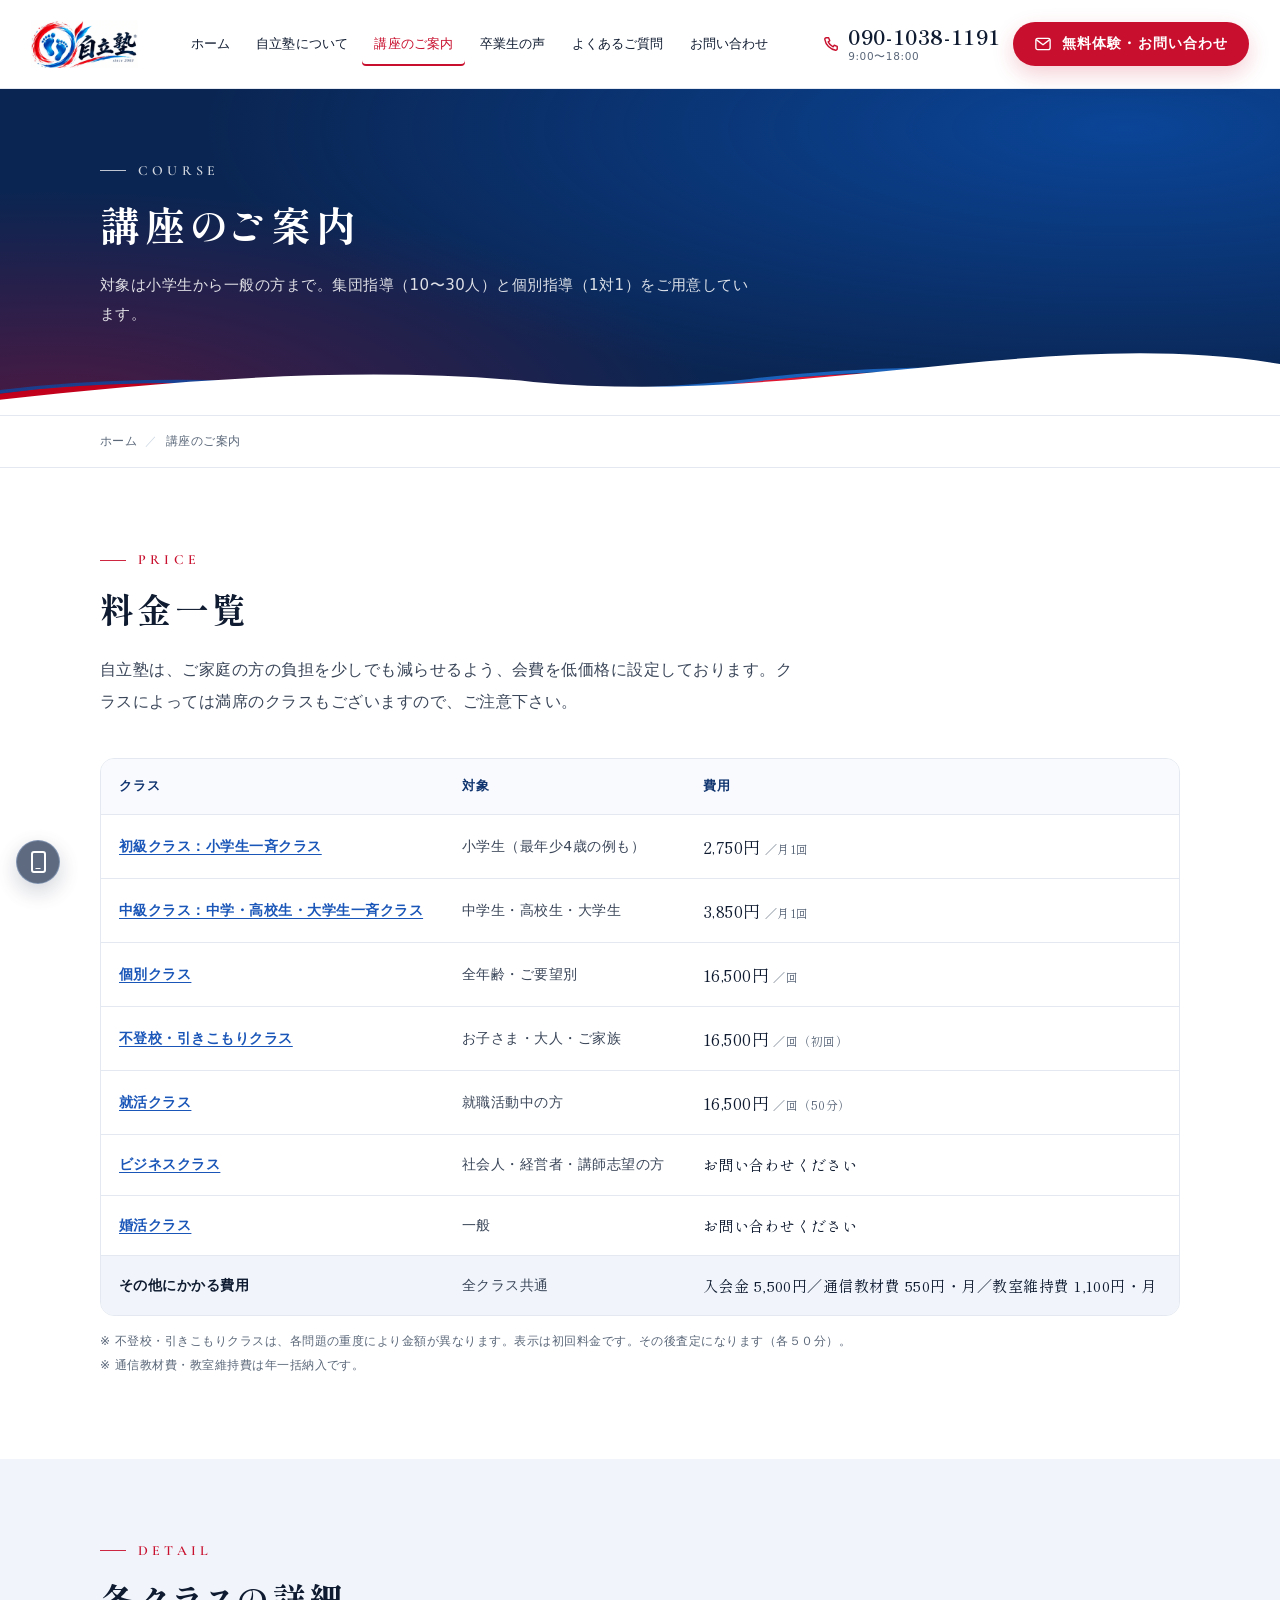
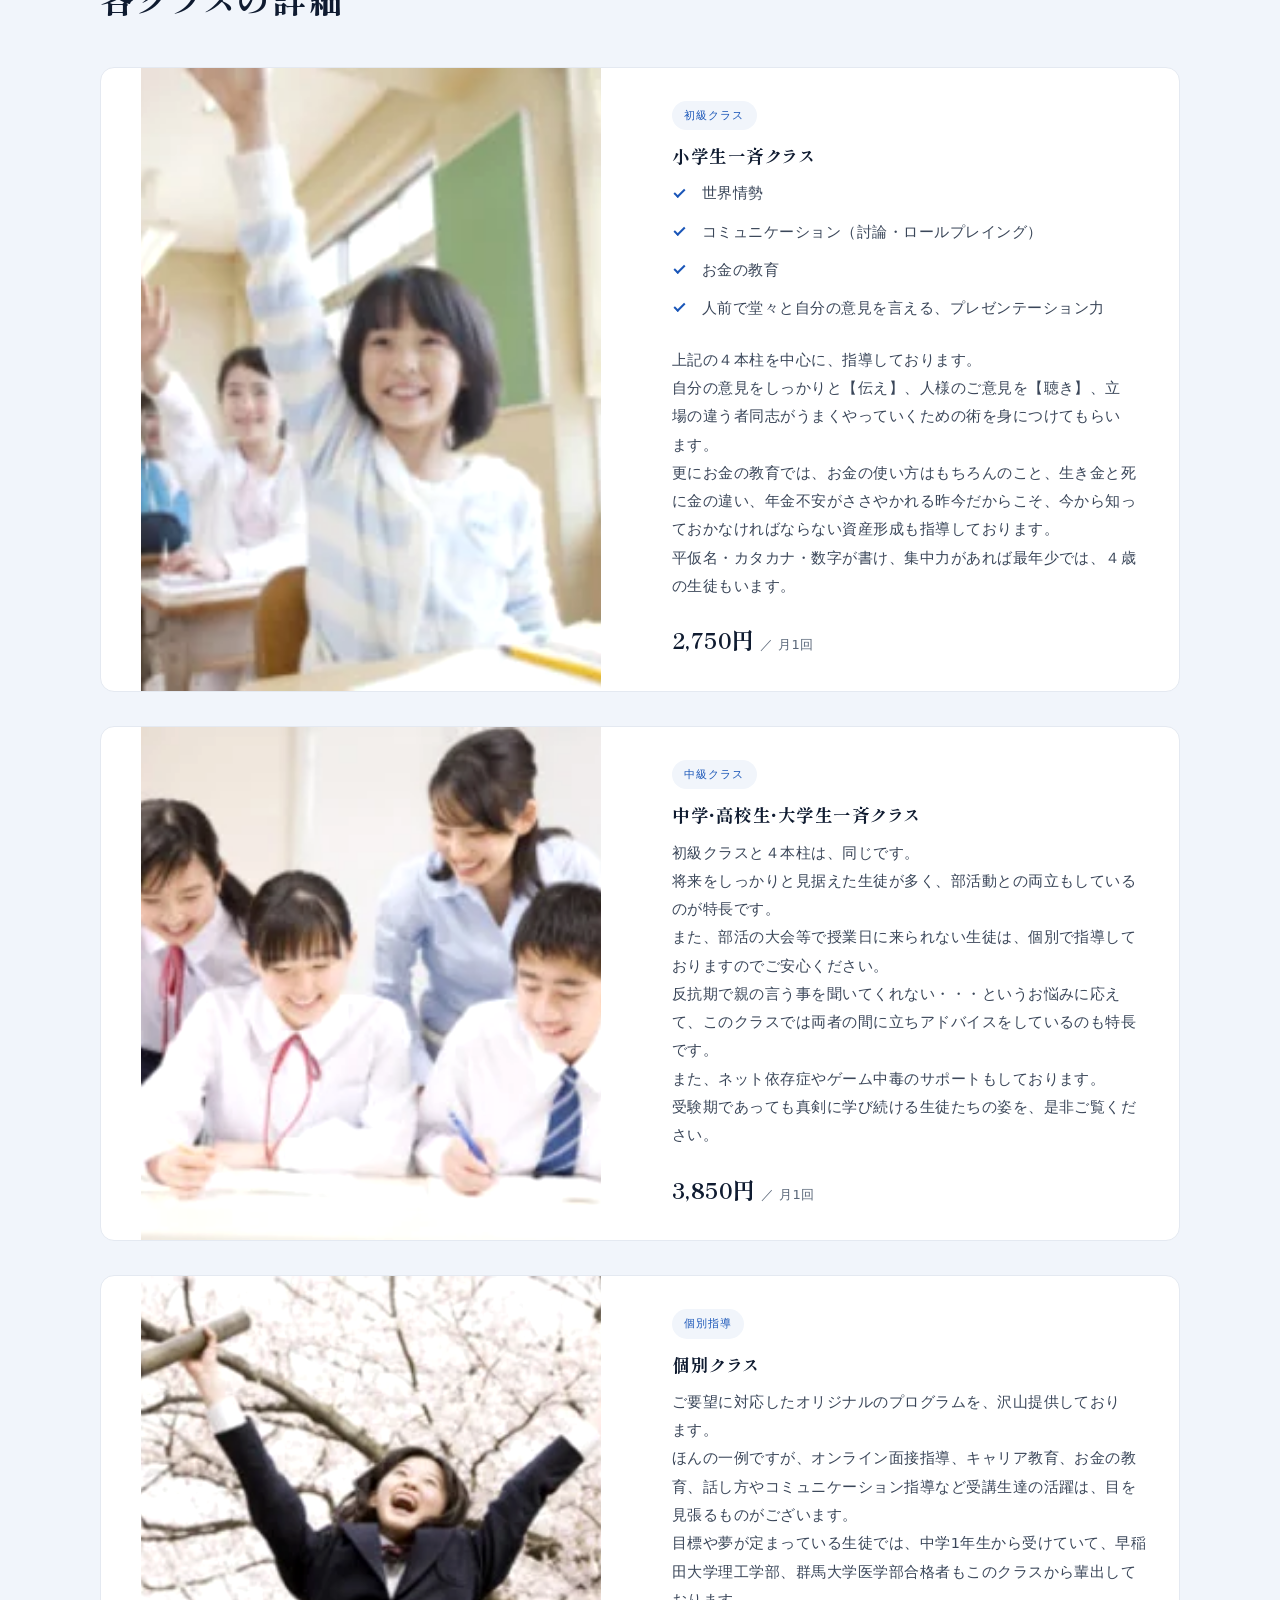
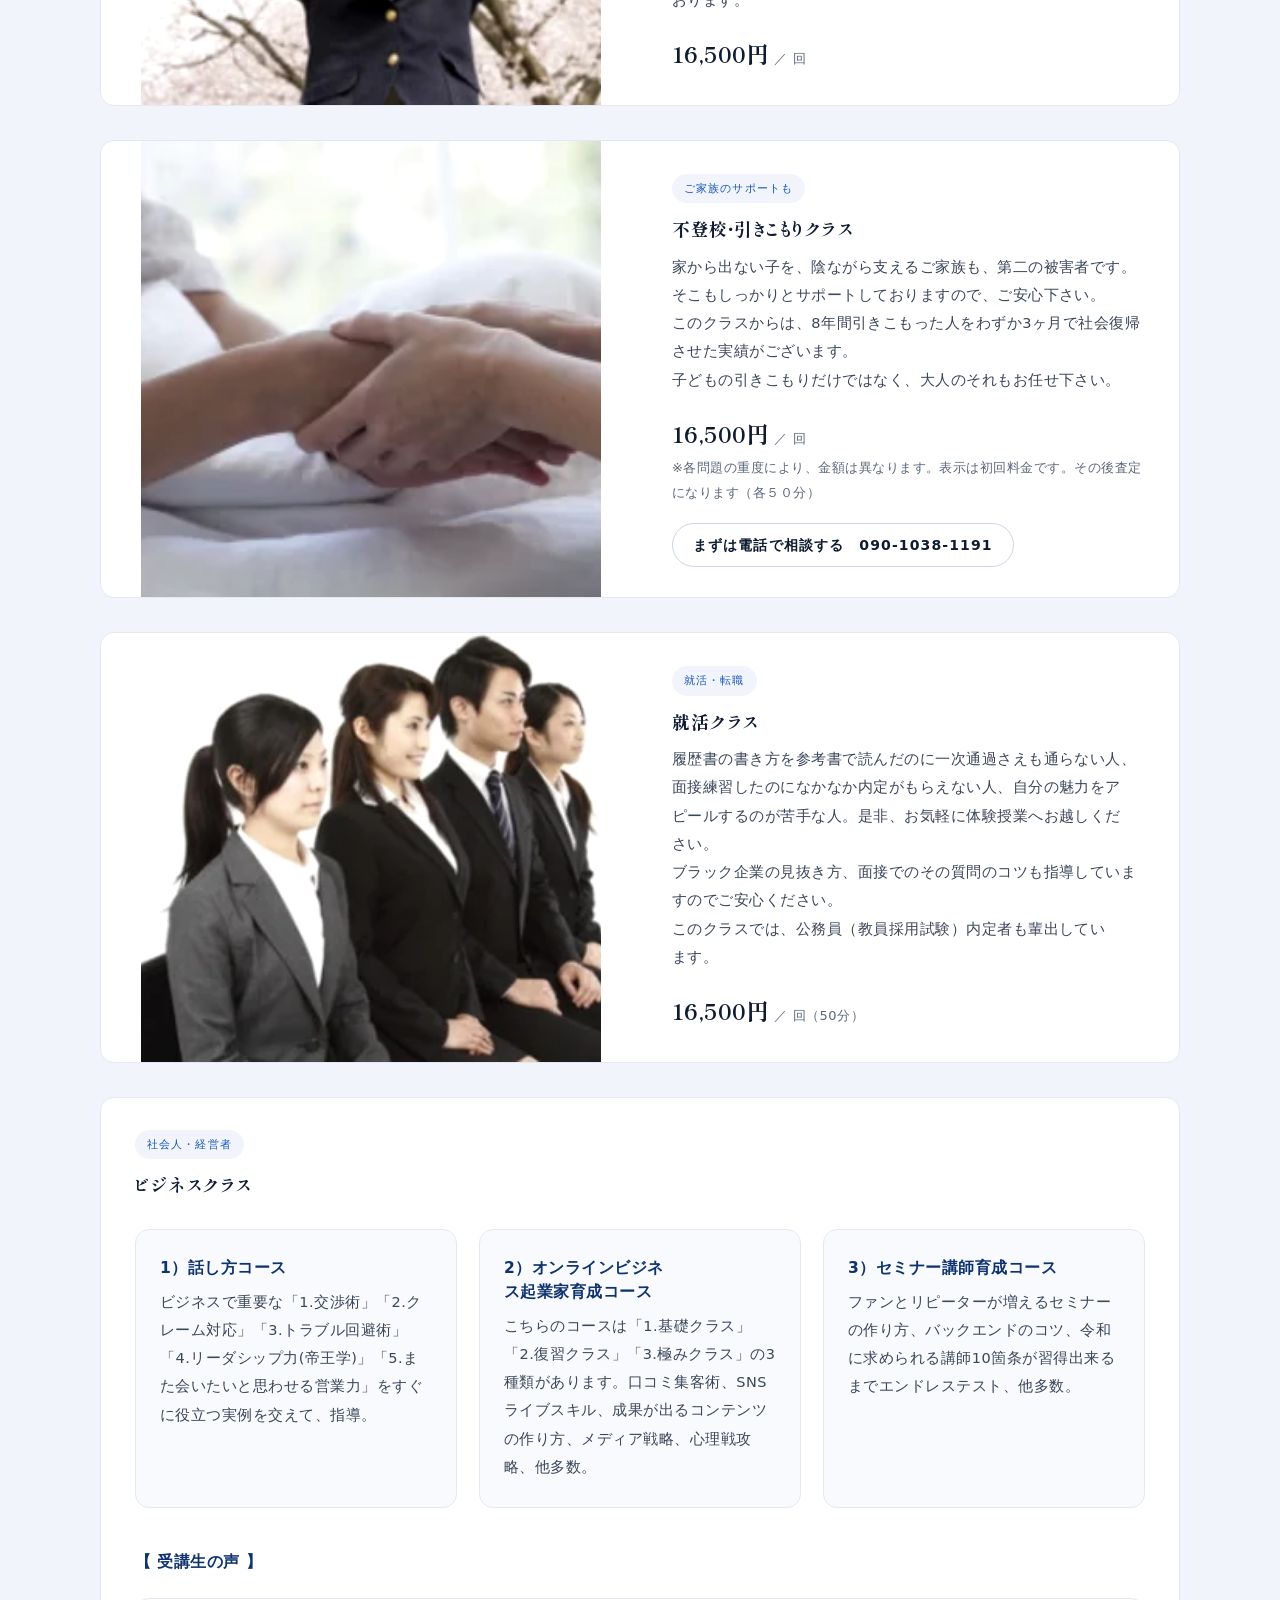
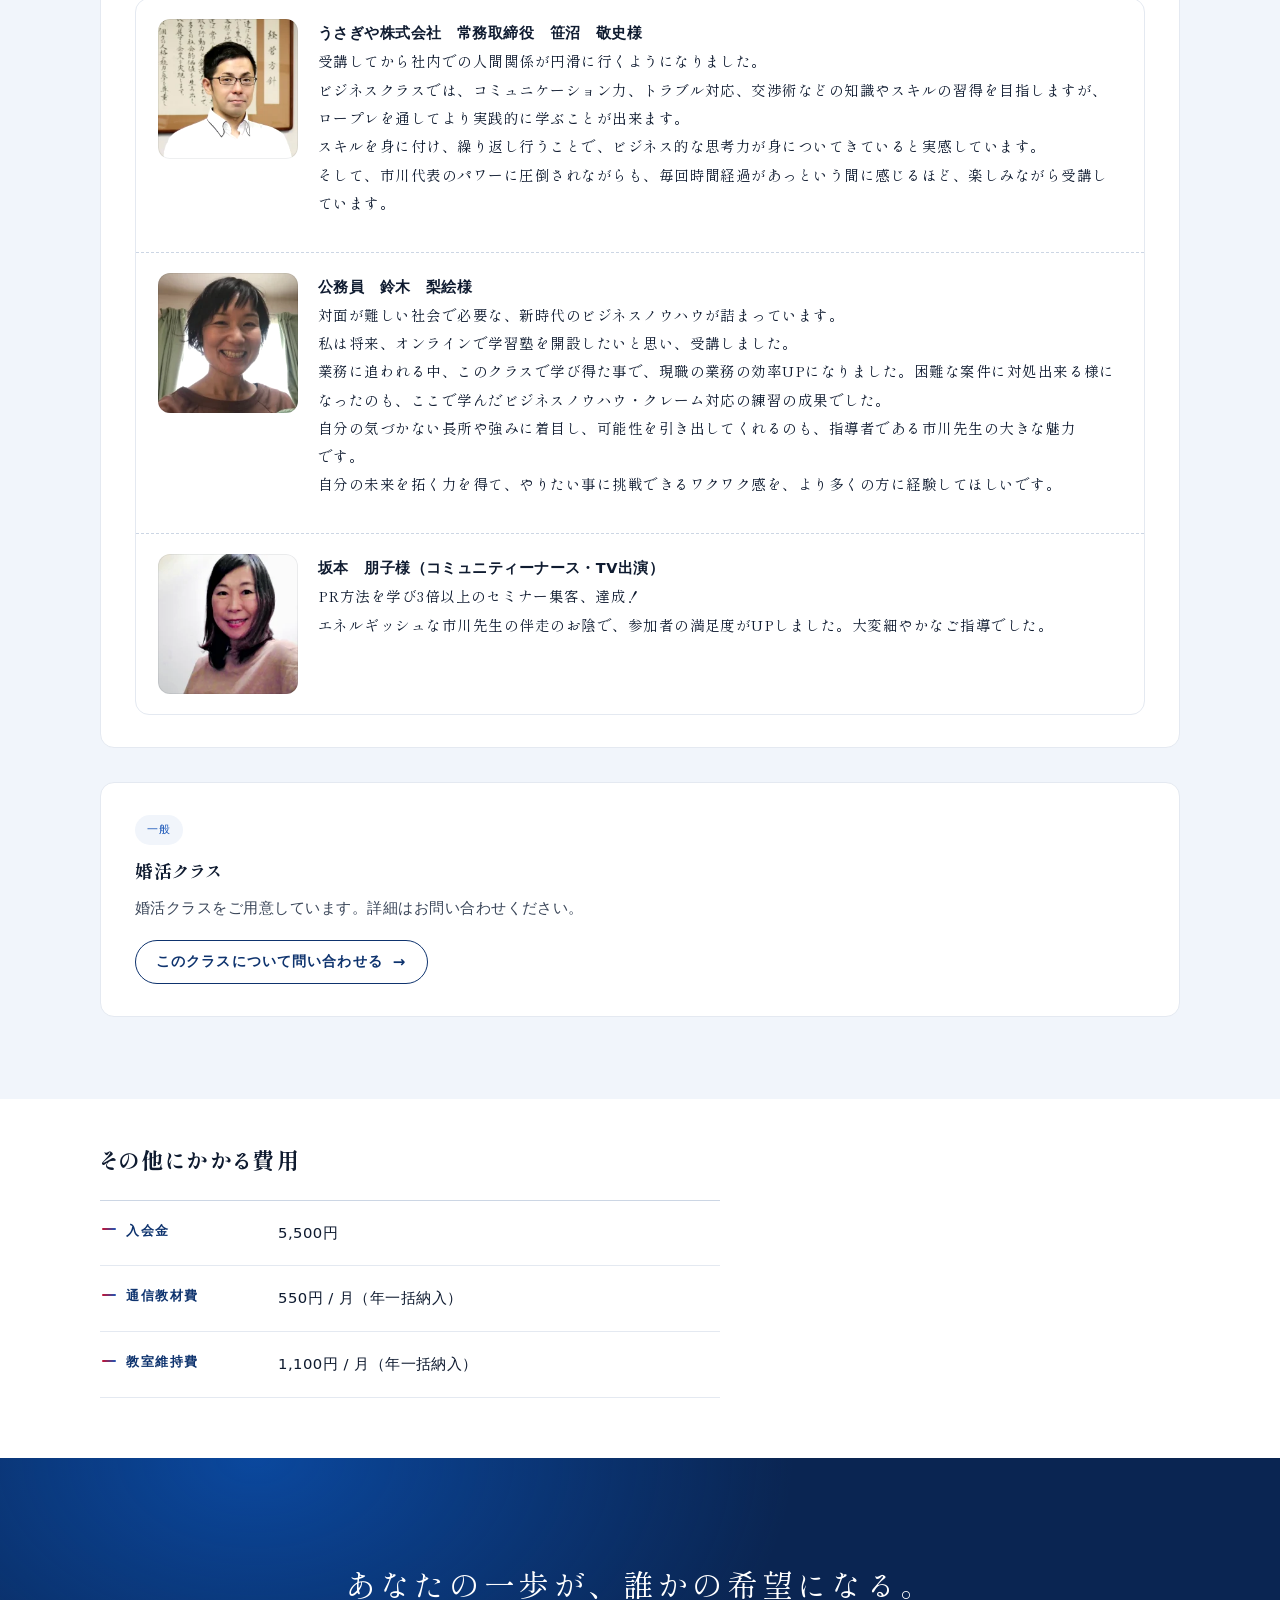
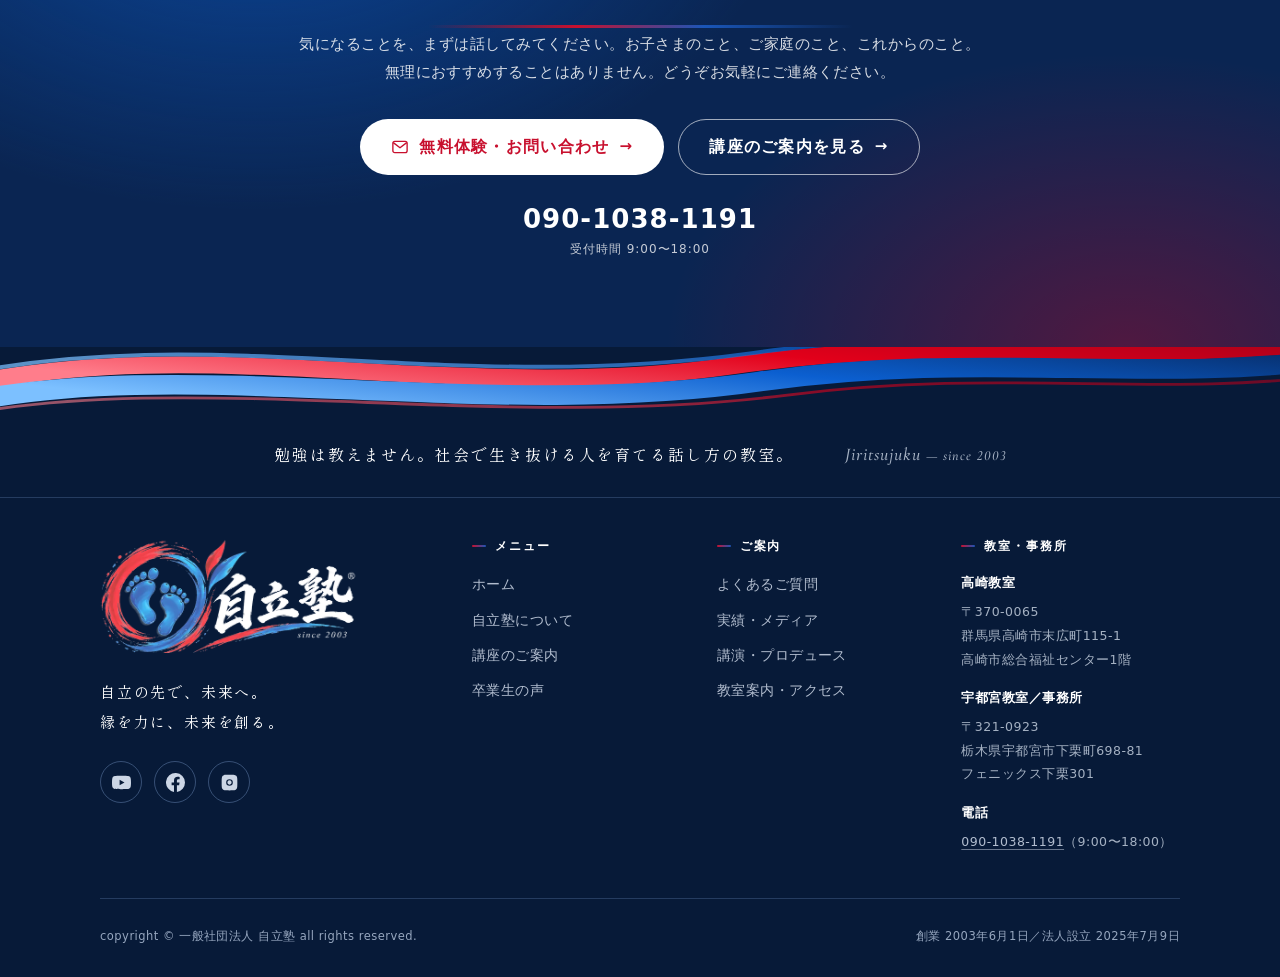
<file: course.html>
<!DOCTYPE html>
<html lang="ja">
<head>
<meta charset="UTF-8">
<meta name="viewport" content="width=device-width, initial-scale=1">
<title>講座のご案内・料金｜自立塾｜高崎・宇都宮の話し方教室</title>
<meta name="description" content="小学生一斉クラス2,750円／月1回から。中級・個別・不登校引きこもり・就活・ビジネス・婚活の全7クラスの内容と料金を一覧でご案内します。">
<meta name="keywords" content="自立塾,高崎市,宇都宮市,話し方教室,不登校,引きこもり支援,市川潤子,オンライン,プレゼンテーション,お金の教育">
<meta name="robots" content="index,follow">
<meta property="og:type" content="article">
<meta property="og:title" content="講座のご案内・料金｜自立塾｜高崎・宇都宮の話し方教室">
<meta property="og:description" content="小学生一斉クラス2,750円／月1回から。中級・個別・不登校引きこもり・就活・ビジネス・婚活の全7クラスの内容と料金を一覧でご案内します。">
<meta property="og:site_name" content="自立塾">
<meta property="og:image" content="https://junkosan-omoroi.vercel.app/assets/img/hero-pc.jpg">
<meta name="twitter:card" content="summary_large_image">
<link rel="icon" href="assets/img/mark.png">
<link rel="apple-touch-icon" href="assets/img/mark.png">
<link rel="preconnect" href="https://fonts.googleapis.com">
<link rel="preconnect" href="https://fonts.gstatic.com" crossorigin>
<link rel="stylesheet" href="https://fonts.googleapis.com/css2?family=Cormorant+Garamond:ital,wght@0,500;0,600;1,500&family=Shippori+Mincho+B1:wght@500;600;700;800&family=Zen+Kaku+Gothic+New:wght@400;500;700&display=swap">
<link rel="stylesheet" href="assets/css/style.css">
<script type="application/ld+json">{"@context": "https://schema.org", "@type": "EducationalOrganization", "name": "一般社団法人 自立塾", "alternateName": "自立塾", "url": "https://jiritujuku.com/", "logo": "https://jiritujuku.com/assets/img/logo-h.png", "foundingDate": "2003-06-01", "founder": {"@type": "Person", "name": "市川 潤子"}, "telephone": "+81-90-1038-1191", "sameAs": ["https://www.youtube.com/channel/UCJp2LZc89UXHqa7oxnzZFcg", "https://www.facebook.com/jichikawa2/", "https://www.instagram.com/junko.ichikawa/", "https://ameblo.jp/jiritujuku/"], "address": [{"@type": "PostalAddress", "postalCode": "370-0065", "addressRegion": "群馬県", "addressLocality": "高崎市", "streetAddress": "末広町115-1 高崎市総合福祉センター1階"}, {"@type": "PostalAddress", "postalCode": "321-0923", "addressRegion": "栃木県", "addressLocality": "宇都宮市", "streetAddress": "下栗町698-81 フェニックス下栗301"}]}</script>
<script type="application/ld+json">{"@context":"https://schema.org","@type":"ItemList","name":"自立塾のクラス一覧","itemListElement":[
{"@type":"ListItem","position":1,"item":{"@type":"Course","name":"初級クラス：小学生一斉クラス","description":"世界情勢・コミュニケーション・お金の教育・プレゼンテーション力の4本柱を中心に指導します。","provider":{"@type":"EducationalOrganization","name":"一般社団法人 自立塾"},"offers":{"@type":"Offer","price":"2750","priceCurrency":"JPY"}}},
{"@type":"ListItem","position":2,"item":{"@type":"Course","name":"中級クラス：中学・高校生・大学生一斉クラス","description":"初級クラスと4本柱は同じ。部活動との両立、反抗期やネット依存症のサポートも行います。","provider":{"@type":"EducationalOrganization","name":"一般社団法人 自立塾"},"offers":{"@type":"Offer","price":"3850","priceCurrency":"JPY"}}},
{"@type":"ListItem","position":3,"item":{"@type":"Course","name":"個別クラス","description":"ご要望に対応したオリジナルのプログラム。オンライン面接指導、キャリア教育、お金の教育など。","provider":{"@type":"EducationalOrganization","name":"一般社団法人 自立塾"},"offers":{"@type":"Offer","price":"16500","priceCurrency":"JPY"}}},
{"@type":"ListItem","position":4,"item":{"@type":"Course","name":"不登校・引きこもりクラス","description":"ご本人だけでなく、支えるご家族もサポートします。","provider":{"@type":"EducationalOrganization","name":"一般社団法人 自立塾"},"offers":{"@type":"Offer","price":"16500","priceCurrency":"JPY"}}},
{"@type":"ListItem","position":5,"item":{"@type":"Course","name":"就活クラス","description":"履歴書・面接指導、ブラック企業の見抜き方まで指導します。","provider":{"@type":"EducationalOrganization","name":"一般社団法人 自立塾"},"offers":{"@type":"Offer","price":"16500","priceCurrency":"JPY"}}}]}</script>
</head>
<body>
<svg class="svg-defs" aria-hidden="true" focusable="false"><defs>
<linearGradient id="gRed" x1="0" y1="0" x2="1" y2="0.35"><stop offset="0" stop-color="#A8001A"/><stop offset=".42" stop-color="#E2001A"/><stop offset=".78" stop-color="#F42640"/><stop offset="1" stop-color="#FF6E7E"/></linearGradient>
<linearGradient id="gBlue" x1="0" y1="0" x2="1" y2="0.35"><stop offset="0" stop-color="#07306F"/><stop offset=".42" stop-color="#0B5FD0"/><stop offset=".78" stop-color="#2D8BF5"/><stop offset="1" stop-color="#6FB8FF"/></linearGradient>
<linearGradient id="gRedR" x1="1" y1="0" x2="0" y2="0.35"><stop offset="0" stop-color="#A8001A"/><stop offset=".45" stop-color="#E2001A"/><stop offset="1" stop-color="#FF7D8B"/></linearGradient>
<linearGradient id="gBlueR" x1="1" y1="0" x2="0" y2="0.35"><stop offset="0" stop-color="#07306F"/><stop offset=".45" stop-color="#0B5FD0"/><stop offset="1" stop-color="#7CC0FF"/></linearGradient>
</defs></svg>
<a class="skip" href="#main">本文へスキップ</a>

<header class="header">
  <div class="header__bar">
    <a class="header__logo" href="index.html" aria-label="自立塾 ホーム">
      <img src="assets/img/logo-since.webp" alt="自立塾 since 2003" width="950" height="430">
    </a>
    <p class="header__tagline">社会で生き抜く力を<br>育てる話し方の教室</p>
    <nav class="header__nav" aria-label="メインメニュー">
      <a href="index.html">ホーム</a>
      <a href="about.html">自立塾について</a>
      <a href="course.html" aria-current="page">講座のご案内</a>
      <a href="voice.html">卒業生の声</a>
      <a href="faq.html">よくあるご質問</a>
      <a href="contact.html">お問い合わせ</a>
    </nav>
    <div class="header__side">
      <a class="header__tel" href="tel:09010381191"><svg class="ico" viewBox="0 0 24 24" aria-hidden="true" focusable="false"><path d="M6.6 3.5h3l1.5 3.8-2 1.4a12 12 0 0 0 6.2 6.2l1.4-2 3.8 1.5v3a1.8 1.8 0 0 1-2 1.8A16.5 16.5 0 0 1 4.8 5.5a1.8 1.8 0 0 1 1.8-2z" fill="none" stroke="currentColor" stroke-width="1.8" stroke-linejoin="round"/></svg><span><b>090-1038-1191</b><em>9:00〜18:00</em></span></a>
      <a class="btn btn--primary btn--sm" href="contact.html"><svg class="ico" viewBox="0 0 24 24" aria-hidden="true" focusable="false"><rect x="2.5" y="4.5" width="19" height="15" rx="2.5" fill="none" stroke="currentColor" stroke-width="1.8"/><path d="M3.5 6.5 12 13l8.5-6.5" fill="none" stroke="currentColor" stroke-width="1.8" stroke-linecap="round" stroke-linejoin="round"/></svg>無料体験・お問い合わせ</a>
      <button class="burger" type="button" aria-label="メニューを開く" aria-expanded="false" aria-controls="drawer"><i></i><i></i><i></i></button>
    </div>
  </div>
</header>

<div class="drawer" id="drawer">
  <nav aria-label="モバイルメニュー">
      <a href="index.html">ホーム</a>
      <a href="about.html">自立塾について</a>
      <a href="course.html" aria-current="page">講座のご案内</a>
      <a href="voice.html">卒業生の声</a>
      <a href="faq.html">よくあるご質問</a>
      <a href="contact.html">お問い合わせ</a>
      <a href="achievement.html">実績・メディア</a>
      <a href="produce.html">講演・プロデュース</a>
      <a href="info.html">教室案内・アクセス</a>
  </nav>
  <div class="drawer__cta">
    <a class="btn btn--primary btn--full" href="contact.html"><svg class="ico" viewBox="0 0 24 24" aria-hidden="true" focusable="false"><rect x="2.5" y="4.5" width="19" height="15" rx="2.5" fill="none" stroke="currentColor" stroke-width="1.8"/><path d="M3.5 6.5 12 13l8.5-6.5" fill="none" stroke="currentColor" stroke-width="1.8" stroke-linecap="round" stroke-linejoin="round"/></svg>無料体験・お問い合わせ</a>
    <a class="btn btn--tel btn--full" href="tel:09010381191"><svg class="ico" viewBox="0 0 24 24" aria-hidden="true" focusable="false"><path d="M6.6 3.5h3l1.5 3.8-2 1.4a12 12 0 0 0 6.2 6.2l1.4-2 3.8 1.5v3a1.8 1.8 0 0 1-2 1.8A16.5 16.5 0 0 1 4.8 5.5a1.8 1.8 0 0 1 1.8-2z" fill="none" stroke="currentColor" stroke-width="1.8" stroke-linejoin="round"/></svg>090-1038-1191</a>
  </div>
</div>

<main id="main">
  <div class="pagehead">
    <svg class="ribbon ribbon--head" viewBox="0 0 1440 210" preserveAspectRatio="none" aria-hidden="true" focusable="false">
<path d="M-40,172 C230,56 520,198 820,126 C1070,66 1250,130 1480,80" fill="none" stroke="url(#gRed)" stroke-width="30" stroke-linecap="round"/>
<path d="M-40,202 C210,98 540,228 850,154 C1090,98 1270,160 1480,112" fill="none" stroke="url(#gBlue)" stroke-width="35" stroke-linecap="round"/>
<path d="M-40,150 C250,40 500,180 840,104 C1080,46 1270,112 1480,60" fill="none" stroke="url(#gBlue)" stroke-width="7" stroke-linecap="round" opacity=".72"/>
<path d="M-40,222 C220,126 560,246 880,178 C1120,128 1280,186 1480,140" fill="none" stroke="url(#gRed)" stroke-width="5" stroke-linecap="round" opacity=".58"/>
</svg>
    <div class="container pagehead__inner">
      <span class="eyebrow">COURSE</span>
      <h1>講座のご案内</h1>
      <p>対象は小学生から一般の方まで。集団指導（10〜30人）と個別指導（1対1）をご用意しています。</p>
    </div>
    <svg class="wave wave--bottom" viewBox="0 0 1440 84" preserveAspectRatio="none" aria-hidden="true" focusable="false"><path d="M0,84 H1440 V26 C1180,-18 900,74 600,46 C400,26 180,46 0,66 Z" fill="#ffffff"></path></svg>
  </div>
  <nav class="crumbs" aria-label="パンくずリスト"><div class="container"><ol><li><a href="index.html">ホーム</a></li><li><span aria-current="page">講座のご案内</span></li></ol></div></nav>
  <script type="application/ld+json">{"@context": "https://schema.org", "@type": "BreadcrumbList", "itemListElement": [{"@type": "ListItem", "position": 1, "name": "ホーム", "item": "https://jiritujuku.com/"}, {"@type": "ListItem", "position": 2, "name": "講座のご案内", "item": "https://jiritujuku.com/course.html"}]}</script>
  <!-- ============ 料金一覧表 ============ -->
  <section class="section reveal">
    <div class="container">
      <div class="sec-head">
        <span class="eyebrow">PRICE</span>
        <h2 class="sec-title">料金一覧</h2>
        <p class="sec-lead">自立塾は、ご家庭の方の負担を少しでも減らせるよう、会費を低価格に設定しております。クラスによっては満席のクラスもございますので、ご注意下さい。</p>
      </div>
      <div class="tablewrap">
        <table class="tbl">
          <thead>
            <tr><th>クラス</th><th>対象</th><th>費用</th></tr>
          </thead>
          <tbody>
            <tr><td class="name"><a href="#c-1">初級クラス：小学生一斉クラス</a></td><td>小学生（最年少4歳の例も）</td><td class="price">2,750円 <span style="font-size:12px;color:var(--muted)">／月1回</span></td></tr>
            <tr><td class="name"><a href="#c-2">中級クラス：中学・高校生・大学生一斉クラス</a></td><td>中学生・高校生・大学生</td><td class="price">3,850円 <span style="font-size:12px;color:var(--muted)">／月1回</span></td></tr>
            <tr><td class="name"><a href="#c-3">個別クラス</a></td><td>全年齢・ご要望別</td><td class="price">16,500円 <span style="font-size:12px;color:var(--muted)">／回</span></td></tr>
            <tr><td class="name"><a href="#c-4">不登校・引きこもりクラス</a></td><td>お子さま・大人・ご家族</td><td class="price">16,500円 <span style="font-size:12px;color:var(--muted)">／回（初回）</span></td></tr>
            <tr><td class="name"><a href="#c-5">就活クラス</a></td><td>就職活動中の方</td><td class="price">16,500円 <span style="font-size:12px;color:var(--muted)">／回（50分）</span></td></tr>
            <tr><td class="name"><a href="#c-6">ビジネスクラス</a></td><td>社会人・経営者・講師志望の方</td><td class="price" style="font-size:15px">お問い合わせください</td></tr>
            <tr><td class="name"><a href="#c-7">婚活クラス</a></td><td>一般</td><td class="price" style="font-size:15px">お問い合わせください</td></tr>
            <tr class="is-total"><td class="name">その他にかかる費用</td><td>全クラス共通</td><td class="price" style="font-size:15px">入会金 5,500円／通信教材費 550円・月／教室維持費 1,100円・月</td></tr>
          </tbody>
        </table>
      </div>
      <p class="figcap" style="text-align:left;margin-top:14px">※ 不登校・引きこもりクラスは、各問題の重度により金額が異なります。表示は初回料金です。その後査定になります（各５０分）。<br>
      ※ 通信教材費・教室維持費は年一括納入です。</p>
    </div>
  </section>

  <!-- ============ 各クラスの詳細 ============ -->
  <section class="section section--paper reveal">
    <div class="container">
      <div class="sec-head">
        <span class="eyebrow">DETAIL</span>
        <h2 class="sec-title">各クラスの詳細</h2>
      </div>

      <div style="display:grid;gap:34px">

        <article class="card" id="c-1" style="padding:0;overflow:hidden">
          <div class="split" style="gap:0;align-items:stretch">
            <div class="split__media" style="min-height:240px">
              <img src="assets/img/c-1.webp" alt="小学生一斉クラスの様子" width="300" height="230" loading="lazy" style="border-radius:0;height:100%;object-fit:cover;box-shadow:none">
            </div>
            <div style="padding:30px 32px">
              <span class="classcard__badge">初級クラス</span>
              <h3 class="h3">小学生一斉クラス</h3>
              <ul class="checklist">
                <li>世界情勢</li>
                <li>コミュニケーション（討論・ロールプレイング）</li>
                <li>お金の教育</li>
                <li>人前で堂々と自分の意見を言える、プレゼンテーション力</li>
              </ul>
              <p>上記の４本柱を中心に、指導しております。<br>
              自分の意見をしっかりと【伝え】、人様のご意見を【聴き】、立場の違う者同志がうまくやっていくための術を身につけてもらいます。<br>
              更にお金の教育では、お金の使い方はもちろんのこと、生き金と死に金の違い、年金不安がささやかれる昨今だからこそ、今から知っておかなければならない資産形成も指導しております。<br>
              平仮名・カタカナ・数字が書け、集中力があれば最年少では、４歳の生徒もいます。</p>
              <p style="margin-top:18px"><b style="font-family:var(--head);font-size:22px;color:var(--ink)">2,750円</b> <span style="color:var(--muted);font-size:13px">／ 月1回</span></p>
            </div>
          </div>
        </article>

        <article class="card" id="c-2" style="padding:0;overflow:hidden">
          <div class="split" style="gap:0;align-items:stretch">
            <div class="split__media" style="min-height:240px">
              <img src="assets/img/c-2.webp" alt="中学・高校生・大学生一斉クラスの様子" width="300" height="230" loading="lazy" style="border-radius:0;height:100%;object-fit:cover;box-shadow:none">
            </div>
            <div style="padding:30px 32px">
              <span class="classcard__badge">中級クラス</span>
              <h3 class="h3">中学・高校生・大学生一斉クラス</h3>
              <p>初級クラスと４本柱は、同じです。<br>
              将来をしっかりと見据えた生徒が多く、部活動との両立もしているのが特長です。<br>
              また、部活の大会等で授業日に来られない生徒は、個別で指導しておりますのでご安心ください。</p>
              <p>反抗期で親の言う事を聞いてくれない・・・というお悩みに応えて、このクラスでは両者の間に立ちアドバイスをしているのも特長です。<br>
              また、ネット依存症やゲーム中毒のサポートもしております。</p>
              <p>受験期であっても真剣に学び続ける生徒たちの姿を、是非ご覧ください。</p>
              <p style="margin-top:18px"><b style="font-family:var(--head);font-size:22px;color:var(--ink)">3,850円</b> <span style="color:var(--muted);font-size:13px">／ 月1回</span></p>
            </div>
          </div>
        </article>

        <article class="card" id="c-3" style="padding:0;overflow:hidden">
          <div class="split" style="gap:0;align-items:stretch">
            <div class="split__media" style="min-height:240px">
              <img src="assets/img/c-3.webp" alt="個別クラスの様子" width="300" height="230" loading="lazy" style="border-radius:0;height:100%;object-fit:cover;box-shadow:none">
            </div>
            <div style="padding:30px 32px">
              <span class="classcard__badge">個別指導</span>
              <h3 class="h3">個別クラス</h3>
              <p>ご要望に対応したオリジナルのプログラムを、沢山提供しております。<br>
              ほんの一例ですが、オンライン面接指導、キャリア教育、お金の教育、話し方やコミュニケーション指導など受講生達の活躍は、目を見張るものがございます。<br>
              目標や夢が定まっている生徒では、中学1年生から受けていて、早稲田大学理工学部、群馬大学医学部合格者もこのクラスから輩出しております。</p>
              <p style="margin-top:18px"><b style="font-family:var(--head);font-size:22px;color:var(--ink)">16,500円</b> <span style="color:var(--muted);font-size:13px">／ 回</span></p>
            </div>
          </div>
        </article>

        <article class="card" id="c-4" style="padding:0;overflow:hidden">
          <div class="split" style="gap:0;align-items:stretch">
            <div class="split__media" style="min-height:240px">
              <img src="assets/img/c-6.webp" alt="不登校・引きこもりクラスの様子" width="300" height="200" loading="lazy" style="border-radius:0;height:100%;object-fit:cover;box-shadow:none">
            </div>
            <div style="padding:30px 32px">
              <span class="classcard__badge">ご家族のサポートも</span>
              <h3 class="h3">不登校・引きこもりクラス</h3>
              <p>家から出ない子を、陰ながら支えるご家族も、第二の被害者です。<br>
              そこもしっかりとサポートしておりますので、ご安心下さい。<br>
              このクラスからは、8年間引きこもった人をわずか3ヶ月で社会復帰させた実績がございます。<br>
              子どもの引きこもりだけではなく、大人のそれもお任せ下さい。</p>
              <p style="margin-top:18px"><b style="font-family:var(--head);font-size:22px;color:var(--ink)">16,500円</b> <span style="color:var(--muted);font-size:13px">／ 回</span></p>
              <p style="font-size:13px;color:var(--muted)">※各問題の重度により、金額は異なります。表示は初回料金です。その後査定になります（各５０分）</p>
              <div class="btn-row" style="margin-top:18px">
                <a class="btn btn--tel btn--sm" href="tel:09010381191">まずは電話で相談する　090-1038-1191</a>
              </div>
            </div>
          </div>
        </article>

        <article class="card" id="c-5" style="padding:0;overflow:hidden">
          <div class="split" style="gap:0;align-items:stretch">
            <div class="split__media" style="min-height:240px">
              <img src="assets/img/c-4.webp" alt="就活クラスの様子" width="300" height="276" loading="lazy" style="border-radius:0;height:100%;object-fit:cover;box-shadow:none">
            </div>
            <div style="padding:30px 32px">
              <span class="classcard__badge">就活・転職</span>
              <h3 class="h3">就活クラス</h3>
              <p>履歴書の書き方を参考書で読んだのに一次通過さえも通らない人、面接練習したのになかなか内定がもらえない人、自分の魅力をアピールするのが苦手な人。是非、お気軽に体験授業へお越しください。<br>
              ブラック企業の見抜き方、面接でのその質問のコツも指導していますのでご安心ください。<br>
              このクラスでは、公務員（教員採用試験）内定者も輩出しています。</p>
              <p style="margin-top:18px"><b style="font-family:var(--head);font-size:22px;color:var(--ink)">16,500円</b> <span style="color:var(--muted);font-size:13px">／ 回（50分）</span></p>
            </div>
          </div>
        </article>

        <article class="card" id="c-6" style="padding:32px 34px">
          <span class="classcard__badge">社会人・経営者</span>
          <h3 class="h3">ビジネスクラス</h3>
          <div class="cards cards--3" style="margin:20px 0 8px">
            <div class="card" style="background:var(--paper-2)">
              <h4 class="h4">1）話し方コース</h4>
              <p>ビジネスで重要な「1.交渉術」「2.クレーム対応」「3.トラブル回避術」「4.リーダシップ力(帝王学)」「5.また会いたいと思わせる営業力」をすぐに役立つ実例を交えて、指導。</p>
            </div>
            <div class="card" style="background:var(--paper-2)">
              <h4 class="h4">2）オンラインビジネス起業家育成コース</h4>
              <p>こちらのコースは「1.基礎クラス」「2.復習クラス」「3.極みクラス」の3種類があります。口コミ集客術、SNSライブスキル、成果が出るコンテンツの作り方、メディア戦略、心理戦攻略、他多数。</p>
            </div>
            <div class="card" style="background:var(--paper-2)">
              <h4 class="h4">3）セミナー講師育成コース</h4>
              <p>ファンとリピーターが増えるセミナーの作り方、バックエンドのコツ、令和に求められる講師10箇条が習得出来るまでエンドレステスト、他多数。</p>
            </div>
          </div>

          <h4 class="h4" style="margin-top:34px">【 受講生の声 】</h4>
          <div class="voice voice--compact" style="margin-top:16px">
            <div class="voice__row">
              <figure class="voice__photo" style="margin:0"><img src="assets/img/sasanuma-a.webp" alt="笹沼敬史様" width="225" height="225" loading="lazy"></figure>
              <div>
                <p class="voice__name">うさぎや株式会社　常務取締役　笹沼　敬史様</p>
                <div class="voice__text">
                  <p>受講してから社内での人間関係が円滑に行くようになりました。<br>
                  ビジネスクラスでは、コミュニケーション力、トラブル対応、交渉術などの知識やスキルの習得を目指しますが、ロープレを通してより実践的に学ぶことが出来ます。<br>
                  スキルを身に付け、繰り返し行うことで、ビジネス的な思考力が身についてきていると実感しています。<br>
                  そして、市川代表のパワーに圧倒されながらも、毎回時間経過があっという間に感じるほど、楽しみながら受講しています。</p>
                </div>
              </div>
            </div>
            <div class="voice__row">
              <figure class="voice__photo" style="margin:0"><img src="assets/img/suzuki-r.webp" alt="鈴木梨絵様" width="225" height="225" loading="lazy"></figure>
              <div>
                <p class="voice__name">公務員　鈴木　梨絵様</p>
                <div class="voice__text">
                  <p>対面が難しい社会で必要な、新時代のビジネスノウハウが詰まっています。<br>
                  私は将来、オンラインで学習塾を開設したいと思い、受講しました。<br>
                  業務に追われる中、このクラスで学び得た事で、現職の業務の効率UPになりました。困難な案件に対処出来る様になったのも、ここで学んだビジネスノウハウ・クレーム対応の練習の成果でした。<br>
                  自分の気づかない長所や強みに着目し、可能性を引き出してくれるのも、指導者である市川先生の大きな魅力です。<br>
                  自分の未来を拓く力を得て、やりたい事に挑戦できるワクワク感を、より多くの方に経験してほしいです。</p>
                </div>
              </div>
            </div>
            <div class="voice__row">
              <figure class="voice__photo" style="margin:0"><img src="assets/img/sakamoto-t.webp" alt="坂本朋子様" width="225" height="225" loading="lazy"></figure>
              <div>
                <p class="voice__name">坂本　朋子様（コミュニティーナース・TV出演）</p>
                <div class="voice__text">
                  <p>PR方法を学び3倍以上のセミナー集客、達成！<br>
                  エネルギッシュな市川先生の伴走のお陰で、参加者の満足度がUPしました。大変細やかなご指導でした。</p>
                </div>
              </div>
            </div>
          </div>
        </article>

        <article class="card" id="c-7" style="padding:32px 34px">
          <span class="classcard__badge">一般</span>
          <h3 class="h3">婚活クラス</h3>
          <p>婚活クラスをご用意しています。詳細はお問い合わせください。</p>
          <div class="btn-row" style="margin-top:18px">
            <a class="btn btn--ghost btn--sm" href="contact.html">このクラスについて問い合わせる</a>
          </div>
        </article>

      </div>
    </div>
  </section>

  <!-- ============ その他の費用 ============ -->
  <section class="section section--tight reveal">
    <div class="container">
      <h2 class="sec-title" style="font-size:22px;margin-bottom:22px">その他にかかる費用</h2>
      <dl class="deflist" style="max-width:620px">
        <dt>入会金</dt><dd>5,500円</dd>
        <dt>通信教材費</dt><dd>550円 / 月（年一括納入）</dd>
        <dt>教室維持費</dt><dd>1,100円 / 月（年一括納入）</dd>
      </dl>
    </div>
  </section>

  <section class="ctaband">
    <div class="container ctaband__inner">
      <p class="catch">あなたの一歩が、<wbr>誰かの希望になる。</p>
      <p>気になることを、まずは話してみてください。お子さまのこと、ご家庭のこと、これからのこと。<br>
      無理におすすめすることはありません。どうぞお気軽にご連絡ください。</p>
      <div class="btn-row">
        <a class="btn btn--white" href="contact.html"><svg class="ico" viewBox="0 0 24 24" aria-hidden="true" focusable="false"><rect x="2.5" y="4.5" width="19" height="15" rx="2.5" fill="none" stroke="currentColor" stroke-width="1.8"/><path d="M3.5 6.5 12 13l8.5-6.5" fill="none" stroke="currentColor" stroke-width="1.8" stroke-linecap="round" stroke-linejoin="round"/></svg>無料体験・お問い合わせ</a>
        <a class="btn btn--outline-light" href="course.html">講座のご案内を見る</a>
      </div>
      <a class="ctaband__tel" href="tel:09010381191"><b>090-1038-1191</b><span>受付時間 9:00〜18:00</span></a>
    </div>
  </section>
</main>

<footer class="footer">
  <svg class="ribbon ribbon--footer" viewBox="0 0 1440 210" preserveAspectRatio="none" aria-hidden="true" focusable="false">
<path d="M-40,172 C230,56 520,198 820,126 C1070,66 1250,130 1480,80" fill="none" stroke="url(#gRedR)" stroke-width="30" stroke-linecap="round"/>
<path d="M-40,202 C210,98 540,228 850,154 C1090,98 1270,160 1480,112" fill="none" stroke="url(#gBlueR)" stroke-width="35" stroke-linecap="round"/>
<path d="M-40,150 C250,40 500,180 840,104 C1080,46 1270,112 1480,60" fill="none" stroke="url(#gBlueR)" stroke-width="7" stroke-linecap="round" opacity=".72"/>
<path d="M-40,222 C220,126 560,246 880,178 C1120,128 1280,186 1480,140" fill="none" stroke="url(#gRedR)" stroke-width="5" stroke-linecap="round" opacity=".58"/>
</svg>
  <div class="footer__catch">
    <p>勉強は教えません。<wbr>社会で生き抜ける人を<wbr>育てる<wbr>話し方の教室。</p>
    <span class="footer__script">Jiritsujuku <em>— since 2003</em></span>
  </div>
  <div class="container">
    <div class="footer__top">
      <div>
        <img class="footer__logo" src="assets/img/logo-since-white.webp" alt="自立塾 since 2003" width="950" height="430">
        <p class="footer__tagline">自立の先で、未来へ。<br>縁を力に、未来を創る。</p>
        <div class="footer__sns">
          <a href="https://www.youtube.com/channel/UCJp2LZc89UXHqa7oxnzZFcg" target="_blank" rel="noopener" aria-label="YouTube"><svg viewBox="0 0 24 24" aria-hidden="true"><path fill="currentColor" d="M23.5 6.2a3 3 0 0 0-2.1-2.1C19.5 3.6 12 3.6 12 3.6s-7.5 0-9.4.5A3 3 0 0 0 .5 6.2C0 8.1 0 12 0 12s0 3.9.5 5.8a3 3 0 0 0 2.1 2.1c1.9.5 9.4.5 9.4.5s7.5 0 9.4-.5a3 3 0 0 0 2.1-2.1C24 15.9 24 12 24 12s0-3.9-.5-5.8ZM9.6 15.6V8.4l6.2 3.6-6.2 3.6Z"></path></svg></a>
          <a href="https://www.facebook.com/jichikawa2/" target="_blank" rel="noopener" aria-label="Facebook"><svg viewBox="0 0 24 24" aria-hidden="true"><path fill="currentColor" d="M24 12a12 12 0 1 0-13.9 11.9v-8.4H7.1V12h3V9.4c0-3 1.8-4.6 4.5-4.6 1.3 0 2.6.2 2.6.2v2.9h-1.5c-1.5 0-1.9.9-1.9 1.8V12h3.3l-.5 3.5h-2.8v8.4A12 12 0 0 0 24 12Z"></path></svg></a>
          <a href="https://www.instagram.com/junko.ichikawa/" target="_blank" rel="noopener" aria-label="Instagram"><svg viewBox="0 0 24 24" aria-hidden="true"><path fill="currentColor" d="M12 2.2c3.2 0 3.6 0 4.9.1 1.2.1 1.8.2 2.2.4.6.2 1 .5 1.4.9.4.4.7.8.9 1.4.2.4.4 1 .4 2.2.1 1.3.1 1.7.1 4.9s0 3.6-.1 4.9c-.1 1.2-.2 1.8-.4 2.2-.2.6-.5 1-.9 1.4-.4.4-.8.7-1.4.9-.4.2-1 .4-2.2.4-1.3.1-1.7.1-4.9.1s-3.6 0-4.9-.1c-1.2-.1-1.8-.2-2.2-.4-.6-.2-1-.5-1.4-.9-.4-.4-.7-.8-.9-1.4-.2-.4-.4-1-.4-2.2-.1-1.3-.1-1.7-.1-4.9s0-3.6.1-4.9c.1-1.2.2-1.8.4-2.2.2-.6.5-1 .9-1.4.4-.4.8-.7 1.4-.9.4-.2 1-.4 2.2-.4 1.3-.1 1.7-.1 4.9-.1Zm0 5.6a4.2 4.2 0 1 0 0 8.4 4.2 4.2 0 0 0 0-8.4Zm0 6.9a2.7 2.7 0 1 1 0-5.4 2.7 2.7 0 0 1 0 5.4Zm5.3-7.1a1 1 0 1 1-2 0 1 1 0 0 1 2 0Z"></path></svg></a>
        </div>
      </div>
      <div class="footer__nav">
        <div>
          <h4>メニュー</h4>
          <ul>
            <li><a href="index.html">ホーム</a></li>
            <li><a href="about.html">自立塾について</a></li>
            <li><a href="course.html">講座のご案内</a></li>
            <li><a href="voice.html">卒業生の声</a></li>
          </ul>
        </div>
        <div>
          <h4>ご案内</h4>
          <ul>
            <li><a href="faq.html">よくあるご質問</a></li>
            <li><a href="achievement.html">実績・メディア</a></li>
            <li><a href="produce.html">講演・プロデュース</a></li>
            <li><a href="info.html">教室案内・アクセス</a></li>
          </ul>
        </div>
        <div class="footer__office">
          <h4>教室・事務所</h4>
          <p><b>高崎教室</b>〒370-0065<br>群馬県高崎市末広町115-1<br>高崎市総合福祉センター1階</p>
          <p><b>宇都宮教室／事務所</b>〒321-0923<br>栃木県宇都宮市下栗町698-81<br>フェニックス下栗301</p>
          <p><b>電話</b><a href="tel:09010381191">090-1038-1191</a>（9:00〜18:00）</p>
        </div>
      </div>
    </div>
    <div class="footer__bottom">
      <span>copyright © 一般社団法人 自立塾 all rights reserved.</span>
      <span>創業 2003年6月1日／法人設立 2025年7月9日</span>
      <button type="button" class="viewswitch" data-viewswitch>PC表示に切り替え</button>
    </div>
  </div>
</footer>

<button class="viewtoggle" id="viewtoggle" type="button" aria-pressed="false">
  <span class="viewtoggle__ico" aria-hidden="true"></span><span class="viewtoggle__label">スマホ表示</span>
</button>

<div class="viewframe" id="viewframe" hidden>
  <div class="viewframe__bar">
    <span>スマホ表示プレビュー（幅 390px）</span>
    <button type="button" class="viewframe__close" id="viewframe-close">閉じる ✕</button>
  </div>
  <div class="viewframe__phone"><iframe id="viewframe-iframe" title="スマホ表示プレビュー"></iframe></div>
</div>

<div class="mobilebar">
  <a class="tel" href="tel:09010381191"><svg class="ico" viewBox="0 0 24 24" aria-hidden="true" focusable="false"><path d="M6.6 3.5h3l1.5 3.8-2 1.4a12 12 0 0 0 6.2 6.2l1.4-2 3.8 1.5v3a1.8 1.8 0 0 1-2 1.8A16.5 16.5 0 0 1 4.8 5.5a1.8 1.8 0 0 1 1.8-2z" fill="none" stroke="currentColor" stroke-width="1.8" stroke-linejoin="round"/></svg><span><b>090-1038-1191</b><em>9:00〜18:00</em></span></a>
  <a class="cv" href="contact.html"><svg class="ico" viewBox="0 0 24 24" aria-hidden="true" focusable="false"><rect x="2.5" y="4.5" width="19" height="15" rx="2.5" fill="none" stroke="currentColor" stroke-width="1.8"/><path d="M3.5 6.5 12 13l8.5-6.5" fill="none" stroke="currentColor" stroke-width="1.8" stroke-linecap="round" stroke-linejoin="round"/></svg>無料体験・お問い合わせ</a>
</div>

<script src="assets/js/main.js"></script>
</body>
</html>
</file>
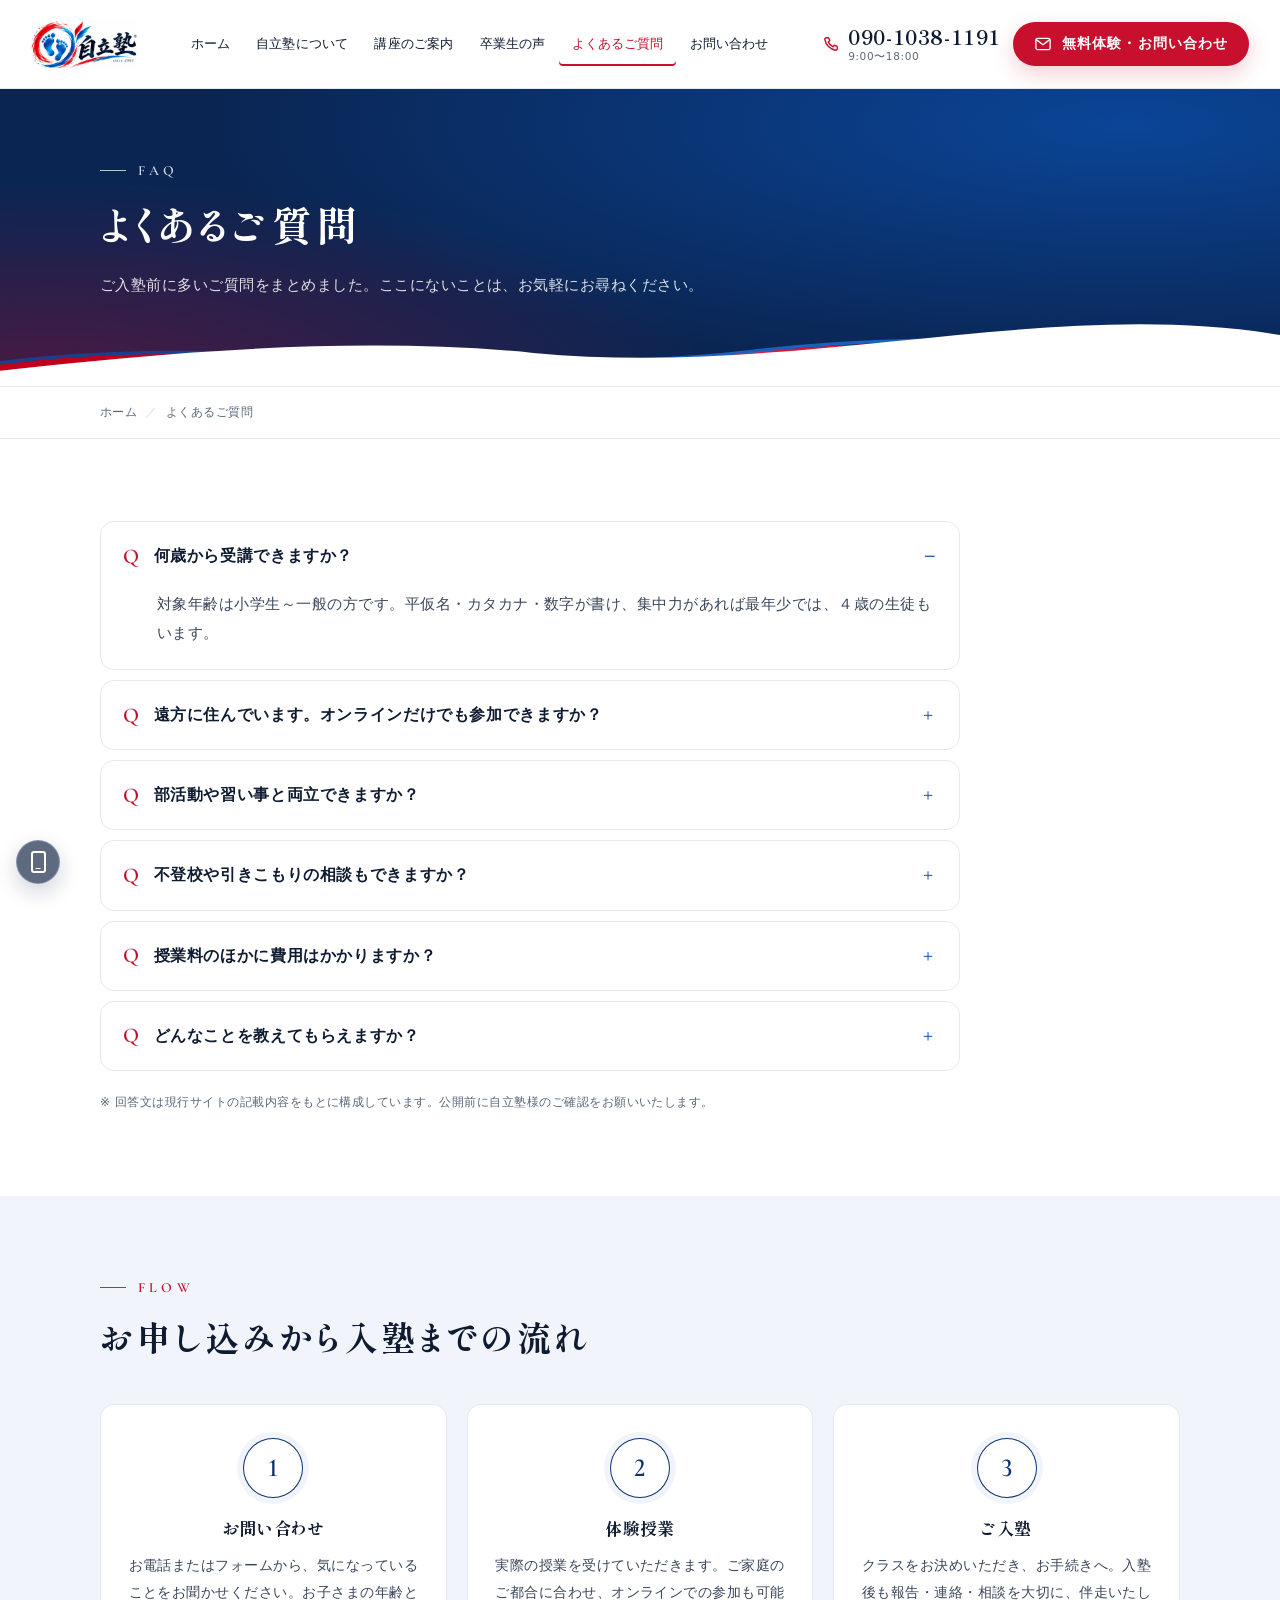
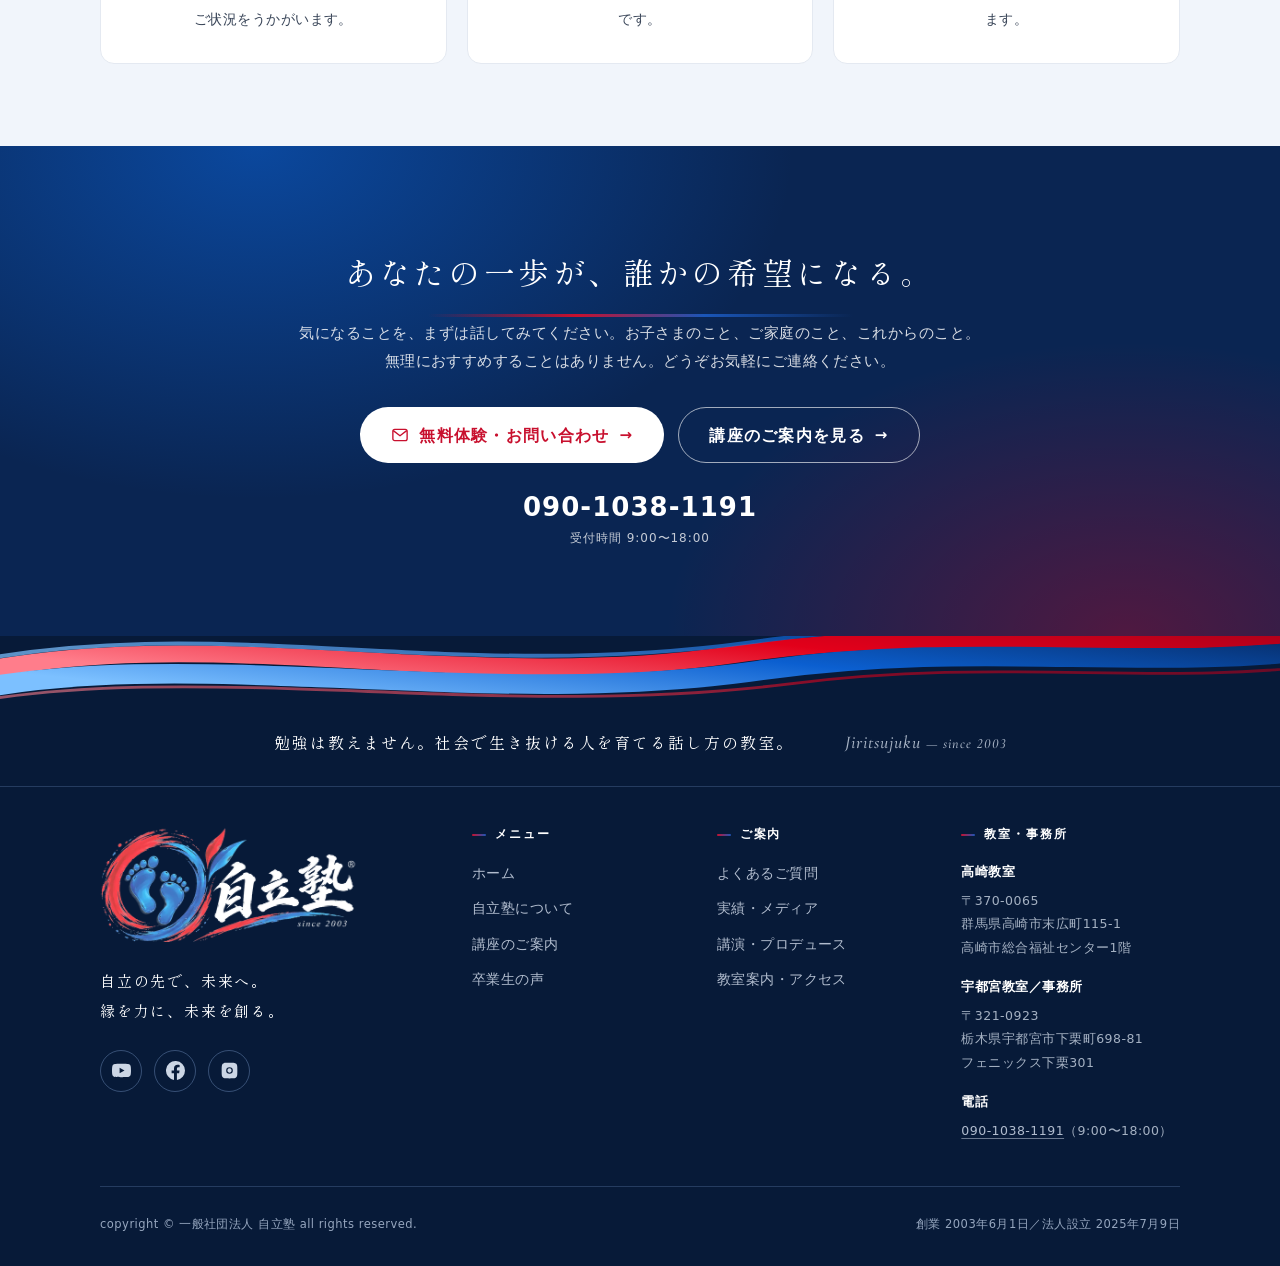
<file: faq.html>
<!DOCTYPE html>
<html lang="ja">
<head>
<meta charset="UTF-8">
<meta name="viewport" content="width=device-width, initial-scale=1">
<title>よくあるご質問｜自立塾</title>
<meta name="description" content="受講できる年齢、オンライン受講、部活との両立、不登校のご相談、費用など、自立塾によく寄せられるご質問にお答えします。">
<meta name="keywords" content="自立塾,高崎市,宇都宮市,話し方教室,不登校,引きこもり支援,市川潤子,オンライン,プレゼンテーション,お金の教育">
<meta name="robots" content="index,follow">
<meta property="og:type" content="article">
<meta property="og:title" content="よくあるご質問｜自立塾">
<meta property="og:description" content="受講できる年齢、オンライン受講、部活との両立、不登校のご相談、費用など、自立塾によく寄せられるご質問にお答えします。">
<meta property="og:site_name" content="自立塾">
<meta property="og:image" content="https://junkosan-omoroi.vercel.app/assets/img/hero-pc.jpg">
<meta name="twitter:card" content="summary_large_image">
<link rel="icon" href="assets/img/mark.png">
<link rel="apple-touch-icon" href="assets/img/mark.png">
<link rel="preconnect" href="https://fonts.googleapis.com">
<link rel="preconnect" href="https://fonts.gstatic.com" crossorigin>
<link rel="stylesheet" href="https://fonts.googleapis.com/css2?family=Cormorant+Garamond:ital,wght@0,500;0,600;1,500&family=Shippori+Mincho+B1:wght@500;600;700;800&family=Zen+Kaku+Gothic+New:wght@400;500;700&display=swap">
<link rel="stylesheet" href="assets/css/style.css">
<script type="application/ld+json">{"@context": "https://schema.org", "@type": "EducationalOrganization", "name": "一般社団法人 自立塾", "alternateName": "自立塾", "url": "https://jiritujuku.com/", "logo": "https://jiritujuku.com/assets/img/logo-h.png", "foundingDate": "2003-06-01", "founder": {"@type": "Person", "name": "市川 潤子"}, "telephone": "+81-90-1038-1191", "sameAs": ["https://www.youtube.com/channel/UCJp2LZc89UXHqa7oxnzZFcg", "https://www.facebook.com/jichikawa2/", "https://www.instagram.com/junko.ichikawa/", "https://ameblo.jp/jiritujuku/"], "address": [{"@type": "PostalAddress", "postalCode": "370-0065", "addressRegion": "群馬県", "addressLocality": "高崎市", "streetAddress": "末広町115-1 高崎市総合福祉センター1階"}, {"@type": "PostalAddress", "postalCode": "321-0923", "addressRegion": "栃木県", "addressLocality": "宇都宮市", "streetAddress": "下栗町698-81 フェニックス下栗301"}]}</script>
</head>
<body>
<svg class="svg-defs" aria-hidden="true" focusable="false"><defs>
<linearGradient id="gRed" x1="0" y1="0" x2="1" y2="0.35"><stop offset="0" stop-color="#A8001A"/><stop offset=".42" stop-color="#E2001A"/><stop offset=".78" stop-color="#F42640"/><stop offset="1" stop-color="#FF6E7E"/></linearGradient>
<linearGradient id="gBlue" x1="0" y1="0" x2="1" y2="0.35"><stop offset="0" stop-color="#07306F"/><stop offset=".42" stop-color="#0B5FD0"/><stop offset=".78" stop-color="#2D8BF5"/><stop offset="1" stop-color="#6FB8FF"/></linearGradient>
<linearGradient id="gRedR" x1="1" y1="0" x2="0" y2="0.35"><stop offset="0" stop-color="#A8001A"/><stop offset=".45" stop-color="#E2001A"/><stop offset="1" stop-color="#FF7D8B"/></linearGradient>
<linearGradient id="gBlueR" x1="1" y1="0" x2="0" y2="0.35"><stop offset="0" stop-color="#07306F"/><stop offset=".45" stop-color="#0B5FD0"/><stop offset="1" stop-color="#7CC0FF"/></linearGradient>
</defs></svg>
<a class="skip" href="#main">本文へスキップ</a>

<header class="header">
  <div class="header__bar">
    <a class="header__logo" href="index.html" aria-label="自立塾 ホーム">
      <img src="assets/img/logo-since.webp" alt="自立塾 since 2003" width="950" height="430">
    </a>
    <p class="header__tagline">社会で生き抜く力を<br>育てる話し方の教室</p>
    <nav class="header__nav" aria-label="メインメニュー">
      <a href="index.html">ホーム</a>
      <a href="about.html">自立塾について</a>
      <a href="course.html">講座のご案内</a>
      <a href="voice.html">卒業生の声</a>
      <a href="faq.html" aria-current="page">よくあるご質問</a>
      <a href="contact.html">お問い合わせ</a>
    </nav>
    <div class="header__side">
      <a class="header__tel" href="tel:09010381191"><svg class="ico" viewBox="0 0 24 24" aria-hidden="true" focusable="false"><path d="M6.6 3.5h3l1.5 3.8-2 1.4a12 12 0 0 0 6.2 6.2l1.4-2 3.8 1.5v3a1.8 1.8 0 0 1-2 1.8A16.5 16.5 0 0 1 4.8 5.5a1.8 1.8 0 0 1 1.8-2z" fill="none" stroke="currentColor" stroke-width="1.8" stroke-linejoin="round"/></svg><span><b>090-1038-1191</b><em>9:00〜18:00</em></span></a>
      <a class="btn btn--primary btn--sm" href="contact.html"><svg class="ico" viewBox="0 0 24 24" aria-hidden="true" focusable="false"><rect x="2.5" y="4.5" width="19" height="15" rx="2.5" fill="none" stroke="currentColor" stroke-width="1.8"/><path d="M3.5 6.5 12 13l8.5-6.5" fill="none" stroke="currentColor" stroke-width="1.8" stroke-linecap="round" stroke-linejoin="round"/></svg>無料体験・お問い合わせ</a>
      <button class="burger" type="button" aria-label="メニューを開く" aria-expanded="false" aria-controls="drawer"><i></i><i></i><i></i></button>
    </div>
  </div>
</header>

<div class="drawer" id="drawer">
  <nav aria-label="モバイルメニュー">
      <a href="index.html">ホーム</a>
      <a href="about.html">自立塾について</a>
      <a href="course.html">講座のご案内</a>
      <a href="voice.html">卒業生の声</a>
      <a href="faq.html" aria-current="page">よくあるご質問</a>
      <a href="contact.html">お問い合わせ</a>
      <a href="achievement.html">実績・メディア</a>
      <a href="produce.html">講演・プロデュース</a>
      <a href="info.html">教室案内・アクセス</a>
  </nav>
  <div class="drawer__cta">
    <a class="btn btn--primary btn--full" href="contact.html"><svg class="ico" viewBox="0 0 24 24" aria-hidden="true" focusable="false"><rect x="2.5" y="4.5" width="19" height="15" rx="2.5" fill="none" stroke="currentColor" stroke-width="1.8"/><path d="M3.5 6.5 12 13l8.5-6.5" fill="none" stroke="currentColor" stroke-width="1.8" stroke-linecap="round" stroke-linejoin="round"/></svg>無料体験・お問い合わせ</a>
    <a class="btn btn--tel btn--full" href="tel:09010381191"><svg class="ico" viewBox="0 0 24 24" aria-hidden="true" focusable="false"><path d="M6.6 3.5h3l1.5 3.8-2 1.4a12 12 0 0 0 6.2 6.2l1.4-2 3.8 1.5v3a1.8 1.8 0 0 1-2 1.8A16.5 16.5 0 0 1 4.8 5.5a1.8 1.8 0 0 1 1.8-2z" fill="none" stroke="currentColor" stroke-width="1.8" stroke-linejoin="round"/></svg>090-1038-1191</a>
  </div>
</div>

<main id="main">
  <div class="pagehead">
    <svg class="ribbon ribbon--head" viewBox="0 0 1440 210" preserveAspectRatio="none" aria-hidden="true" focusable="false">
<path d="M-40,172 C230,56 520,198 820,126 C1070,66 1250,130 1480,80" fill="none" stroke="url(#gRed)" stroke-width="30" stroke-linecap="round"/>
<path d="M-40,202 C210,98 540,228 850,154 C1090,98 1270,160 1480,112" fill="none" stroke="url(#gBlue)" stroke-width="35" stroke-linecap="round"/>
<path d="M-40,150 C250,40 500,180 840,104 C1080,46 1270,112 1480,60" fill="none" stroke="url(#gBlue)" stroke-width="7" stroke-linecap="round" opacity=".72"/>
<path d="M-40,222 C220,126 560,246 880,178 C1120,128 1280,186 1480,140" fill="none" stroke="url(#gRed)" stroke-width="5" stroke-linecap="round" opacity=".58"/>
</svg>
    <div class="container pagehead__inner">
      <span class="eyebrow">FAQ</span>
      <h1>よくあるご質問</h1>
      <p>ご入塾前に多いご質問をまとめました。ここにないことは、お気軽にお尋ねください。</p>
    </div>
    <svg class="wave wave--bottom" viewBox="0 0 1440 84" preserveAspectRatio="none" aria-hidden="true" focusable="false"><path d="M0,84 H1440 V26 C1180,-18 900,74 600,46 C400,26 180,46 0,66 Z" fill="#ffffff"></path></svg>
  </div>
  <nav class="crumbs" aria-label="パンくずリスト"><div class="container"><ol><li><a href="index.html">ホーム</a></li><li><span aria-current="page">よくあるご質問</span></li></ol></div></nav>
  <script type="application/ld+json">{"@context": "https://schema.org", "@type": "BreadcrumbList", "itemListElement": [{"@type": "ListItem", "position": 1, "name": "ホーム", "item": "https://jiritujuku.com/"}, {"@type": "ListItem", "position": 2, "name": "よくあるご質問", "item": "https://jiritujuku.com/faq.html"}]}</script>
  <section class="section reveal">
    <div class="container">
      <div class="faq" style="max-width:860px">
        <details open>
          <summary><span>何歳から受講できますか？</span></summary>
          <div class="answer"><p>対象年齢は小学生～一般の方です。平仮名・カタカナ・数字が書け、集中力があれば最年少では、４歳の生徒もいます。</p></div>
        </details>
        <details>
          <summary><span>遠方に住んでいます。オンラインだけでも参加できますか？</span></summary>
          <div class="answer"><p>共働きで忙しいご家庭を応援したい為、授業を完全オンライン化しております。その為、全国各地に塾生がいて参加しています。県外や遠方からの通塾生もいらっしゃいます。</p></div>
        </details>
        <details>
          <summary><span>部活動や習い事と両立できますか？</span></summary>
          <div class="answer"><p>中級クラスは、将来をしっかりと見据えた生徒が多く、部活動との両立もしているのが特長です。部活の大会等で授業日に来られない生徒は、個別で指導しておりますのでご安心ください。</p></div>
        </details>
        <details>
          <summary><span>不登校や引きこもりの相談もできますか？</span></summary>
          <div class="answer"><p>不登校・引きこもりクラスをご用意しています。家から出ない子を、陰ながら支えるご家族も、第二の被害者です。そこもしっかりとサポートしておりますので、ご安心下さい。子どもの引きこもりだけではなく、大人のそれもお任せ下さい。</p></div>
        </details>
        <details>
          <summary><span>授業料のほかに費用はかかりますか？</span></summary>
          <div class="answer"><p>入会金5,500円、通信教材費550円／月（年一括納入）、教室維持費1,100円／月（年一括納入）がかかります。各クラスの受講料とあわせて<a href="course.html">講座のご案内</a>に一覧でまとめています。</p></div>
        </details>
        <details>
          <summary><span>どんなことを教えてもらえますか？</span></summary>
          <div class="answer"><p>世界情勢／コミュニケーション（討論・ロールプレイング）／お金の教育／人前で堂々と自分の意見を言える、プレゼンテーション力。この４本柱を中心に指導しております。</p></div>
        </details>
      </div>
      <p class="figcap" style="max-width:860px;margin-top:20px;text-align:left">※ 回答文は現行サイトの記載内容をもとに構成しています。公開前に自立塾様のご確認をお願いいたします。</p>
    </div>
  </section>

  <section class="section section--tint reveal">
    <div class="container">
      <div class="sec-head">
        <span class="eyebrow">FLOW</span>
        <h2 class="sec-title">お申し込みから入塾までの流れ</h2>
      </div>
      <div class="steps">
        <div class="step">
          <p class="step__no">1</p>
          <h3>お問い合わせ</h3>
          <p>お電話またはフォームから、気になっていることをお聞かせください。お子さまの年齢とご状況をうかがいます。</p>
        </div>
        <div class="step">
          <p class="step__no">2</p>
          <h3>体験授業</h3>
          <p>実際の授業を受けていただきます。ご家庭のご都合に合わせ、オンラインでの参加も可能です。</p>
        </div>
        <div class="step">
          <p class="step__no">3</p>
          <h3>ご入塾</h3>
          <p>クラスをお決めいただき、お手続きへ。入塾後も報告・連絡・相談を大切に、伴走いたします。</p>
        </div>
      </div>
    </div>
  </section>

  <section class="ctaband">
    <div class="container ctaband__inner">
      <p class="catch">あなたの一歩が、<wbr>誰かの希望になる。</p>
      <p>気になることを、まずは話してみてください。お子さまのこと、ご家庭のこと、これからのこと。<br>
      無理におすすめすることはありません。どうぞお気軽にご連絡ください。</p>
      <div class="btn-row">
        <a class="btn btn--white" href="contact.html"><svg class="ico" viewBox="0 0 24 24" aria-hidden="true" focusable="false"><rect x="2.5" y="4.5" width="19" height="15" rx="2.5" fill="none" stroke="currentColor" stroke-width="1.8"/><path d="M3.5 6.5 12 13l8.5-6.5" fill="none" stroke="currentColor" stroke-width="1.8" stroke-linecap="round" stroke-linejoin="round"/></svg>無料体験・お問い合わせ</a>
        <a class="btn btn--outline-light" href="course.html">講座のご案内を見る</a>
      </div>
      <a class="ctaband__tel" href="tel:09010381191"><b>090-1038-1191</b><span>受付時間 9:00〜18:00</span></a>
    </div>
  </section>
</main>

<footer class="footer">
  <svg class="ribbon ribbon--footer" viewBox="0 0 1440 210" preserveAspectRatio="none" aria-hidden="true" focusable="false">
<path d="M-40,172 C230,56 520,198 820,126 C1070,66 1250,130 1480,80" fill="none" stroke="url(#gRedR)" stroke-width="30" stroke-linecap="round"/>
<path d="M-40,202 C210,98 540,228 850,154 C1090,98 1270,160 1480,112" fill="none" stroke="url(#gBlueR)" stroke-width="35" stroke-linecap="round"/>
<path d="M-40,150 C250,40 500,180 840,104 C1080,46 1270,112 1480,60" fill="none" stroke="url(#gBlueR)" stroke-width="7" stroke-linecap="round" opacity=".72"/>
<path d="M-40,222 C220,126 560,246 880,178 C1120,128 1280,186 1480,140" fill="none" stroke="url(#gRedR)" stroke-width="5" stroke-linecap="round" opacity=".58"/>
</svg>
  <div class="footer__catch">
    <p>勉強は教えません。<wbr>社会で生き抜ける人を<wbr>育てる<wbr>話し方の教室。</p>
    <span class="footer__script">Jiritsujuku <em>— since 2003</em></span>
  </div>
  <div class="container">
    <div class="footer__top">
      <div>
        <img class="footer__logo" src="assets/img/logo-since-white.webp" alt="自立塾 since 2003" width="950" height="430">
        <p class="footer__tagline">自立の先で、未来へ。<br>縁を力に、未来を創る。</p>
        <div class="footer__sns">
          <a href="https://www.youtube.com/channel/UCJp2LZc89UXHqa7oxnzZFcg" target="_blank" rel="noopener" aria-label="YouTube"><svg viewBox="0 0 24 24" aria-hidden="true"><path fill="currentColor" d="M23.5 6.2a3 3 0 0 0-2.1-2.1C19.5 3.6 12 3.6 12 3.6s-7.5 0-9.4.5A3 3 0 0 0 .5 6.2C0 8.1 0 12 0 12s0 3.9.5 5.8a3 3 0 0 0 2.1 2.1c1.9.5 9.4.5 9.4.5s7.5 0 9.4-.5a3 3 0 0 0 2.1-2.1C24 15.9 24 12 24 12s0-3.9-.5-5.8ZM9.6 15.6V8.4l6.2 3.6-6.2 3.6Z"></path></svg></a>
          <a href="https://www.facebook.com/jichikawa2/" target="_blank" rel="noopener" aria-label="Facebook"><svg viewBox="0 0 24 24" aria-hidden="true"><path fill="currentColor" d="M24 12a12 12 0 1 0-13.9 11.9v-8.4H7.1V12h3V9.4c0-3 1.8-4.6 4.5-4.6 1.3 0 2.6.2 2.6.2v2.9h-1.5c-1.5 0-1.9.9-1.9 1.8V12h3.3l-.5 3.5h-2.8v8.4A12 12 0 0 0 24 12Z"></path></svg></a>
          <a href="https://www.instagram.com/junko.ichikawa/" target="_blank" rel="noopener" aria-label="Instagram"><svg viewBox="0 0 24 24" aria-hidden="true"><path fill="currentColor" d="M12 2.2c3.2 0 3.6 0 4.9.1 1.2.1 1.8.2 2.2.4.6.2 1 .5 1.4.9.4.4.7.8.9 1.4.2.4.4 1 .4 2.2.1 1.3.1 1.7.1 4.9s0 3.6-.1 4.9c-.1 1.2-.2 1.8-.4 2.2-.2.6-.5 1-.9 1.4-.4.4-.8.7-1.4.9-.4.2-1 .4-2.2.4-1.3.1-1.7.1-4.9.1s-3.6 0-4.9-.1c-1.2-.1-1.8-.2-2.2-.4-.6-.2-1-.5-1.4-.9-.4-.4-.7-.8-.9-1.4-.2-.4-.4-1-.4-2.2-.1-1.3-.1-1.7-.1-4.9s0-3.6.1-4.9c.1-1.2.2-1.8.4-2.2.2-.6.5-1 .9-1.4.4-.4.8-.7 1.4-.9.4-.2 1-.4 2.2-.4 1.3-.1 1.7-.1 4.9-.1Zm0 5.6a4.2 4.2 0 1 0 0 8.4 4.2 4.2 0 0 0 0-8.4Zm0 6.9a2.7 2.7 0 1 1 0-5.4 2.7 2.7 0 0 1 0 5.4Zm5.3-7.1a1 1 0 1 1-2 0 1 1 0 0 1 2 0Z"></path></svg></a>
        </div>
      </div>
      <div class="footer__nav">
        <div>
          <h4>メニュー</h4>
          <ul>
            <li><a href="index.html">ホーム</a></li>
            <li><a href="about.html">自立塾について</a></li>
            <li><a href="course.html">講座のご案内</a></li>
            <li><a href="voice.html">卒業生の声</a></li>
          </ul>
        </div>
        <div>
          <h4>ご案内</h4>
          <ul>
            <li><a href="faq.html">よくあるご質問</a></li>
            <li><a href="achievement.html">実績・メディア</a></li>
            <li><a href="produce.html">講演・プロデュース</a></li>
            <li><a href="info.html">教室案内・アクセス</a></li>
          </ul>
        </div>
        <div class="footer__office">
          <h4>教室・事務所</h4>
          <p><b>高崎教室</b>〒370-0065<br>群馬県高崎市末広町115-1<br>高崎市総合福祉センター1階</p>
          <p><b>宇都宮教室／事務所</b>〒321-0923<br>栃木県宇都宮市下栗町698-81<br>フェニックス下栗301</p>
          <p><b>電話</b><a href="tel:09010381191">090-1038-1191</a>（9:00〜18:00）</p>
        </div>
      </div>
    </div>
    <div class="footer__bottom">
      <span>copyright © 一般社団法人 自立塾 all rights reserved.</span>
      <span>創業 2003年6月1日／法人設立 2025年7月9日</span>
      <button type="button" class="viewswitch" data-viewswitch>PC表示に切り替え</button>
    </div>
  </div>
</footer>

<button class="viewtoggle" id="viewtoggle" type="button" aria-pressed="false">
  <span class="viewtoggle__ico" aria-hidden="true"></span><span class="viewtoggle__label">スマホ表示</span>
</button>

<div class="viewframe" id="viewframe" hidden>
  <div class="viewframe__bar">
    <span>スマホ表示プレビュー（幅 390px）</span>
    <button type="button" class="viewframe__close" id="viewframe-close">閉じる ✕</button>
  </div>
  <div class="viewframe__phone"><iframe id="viewframe-iframe" title="スマホ表示プレビュー"></iframe></div>
</div>

<div class="mobilebar">
  <a class="tel" href="tel:09010381191"><svg class="ico" viewBox="0 0 24 24" aria-hidden="true" focusable="false"><path d="M6.6 3.5h3l1.5 3.8-2 1.4a12 12 0 0 0 6.2 6.2l1.4-2 3.8 1.5v3a1.8 1.8 0 0 1-2 1.8A16.5 16.5 0 0 1 4.8 5.5a1.8 1.8 0 0 1 1.8-2z" fill="none" stroke="currentColor" stroke-width="1.8" stroke-linejoin="round"/></svg><span><b>090-1038-1191</b><em>9:00〜18:00</em></span></a>
  <a class="cv" href="contact.html"><svg class="ico" viewBox="0 0 24 24" aria-hidden="true" focusable="false"><rect x="2.5" y="4.5" width="19" height="15" rx="2.5" fill="none" stroke="currentColor" stroke-width="1.8"/><path d="M3.5 6.5 12 13l8.5-6.5" fill="none" stroke="currentColor" stroke-width="1.8" stroke-linecap="round" stroke-linejoin="round"/></svg>無料体験・お問い合わせ</a>
</div>

<script src="assets/js/main.js"></script>
</body>
</html>
</file>
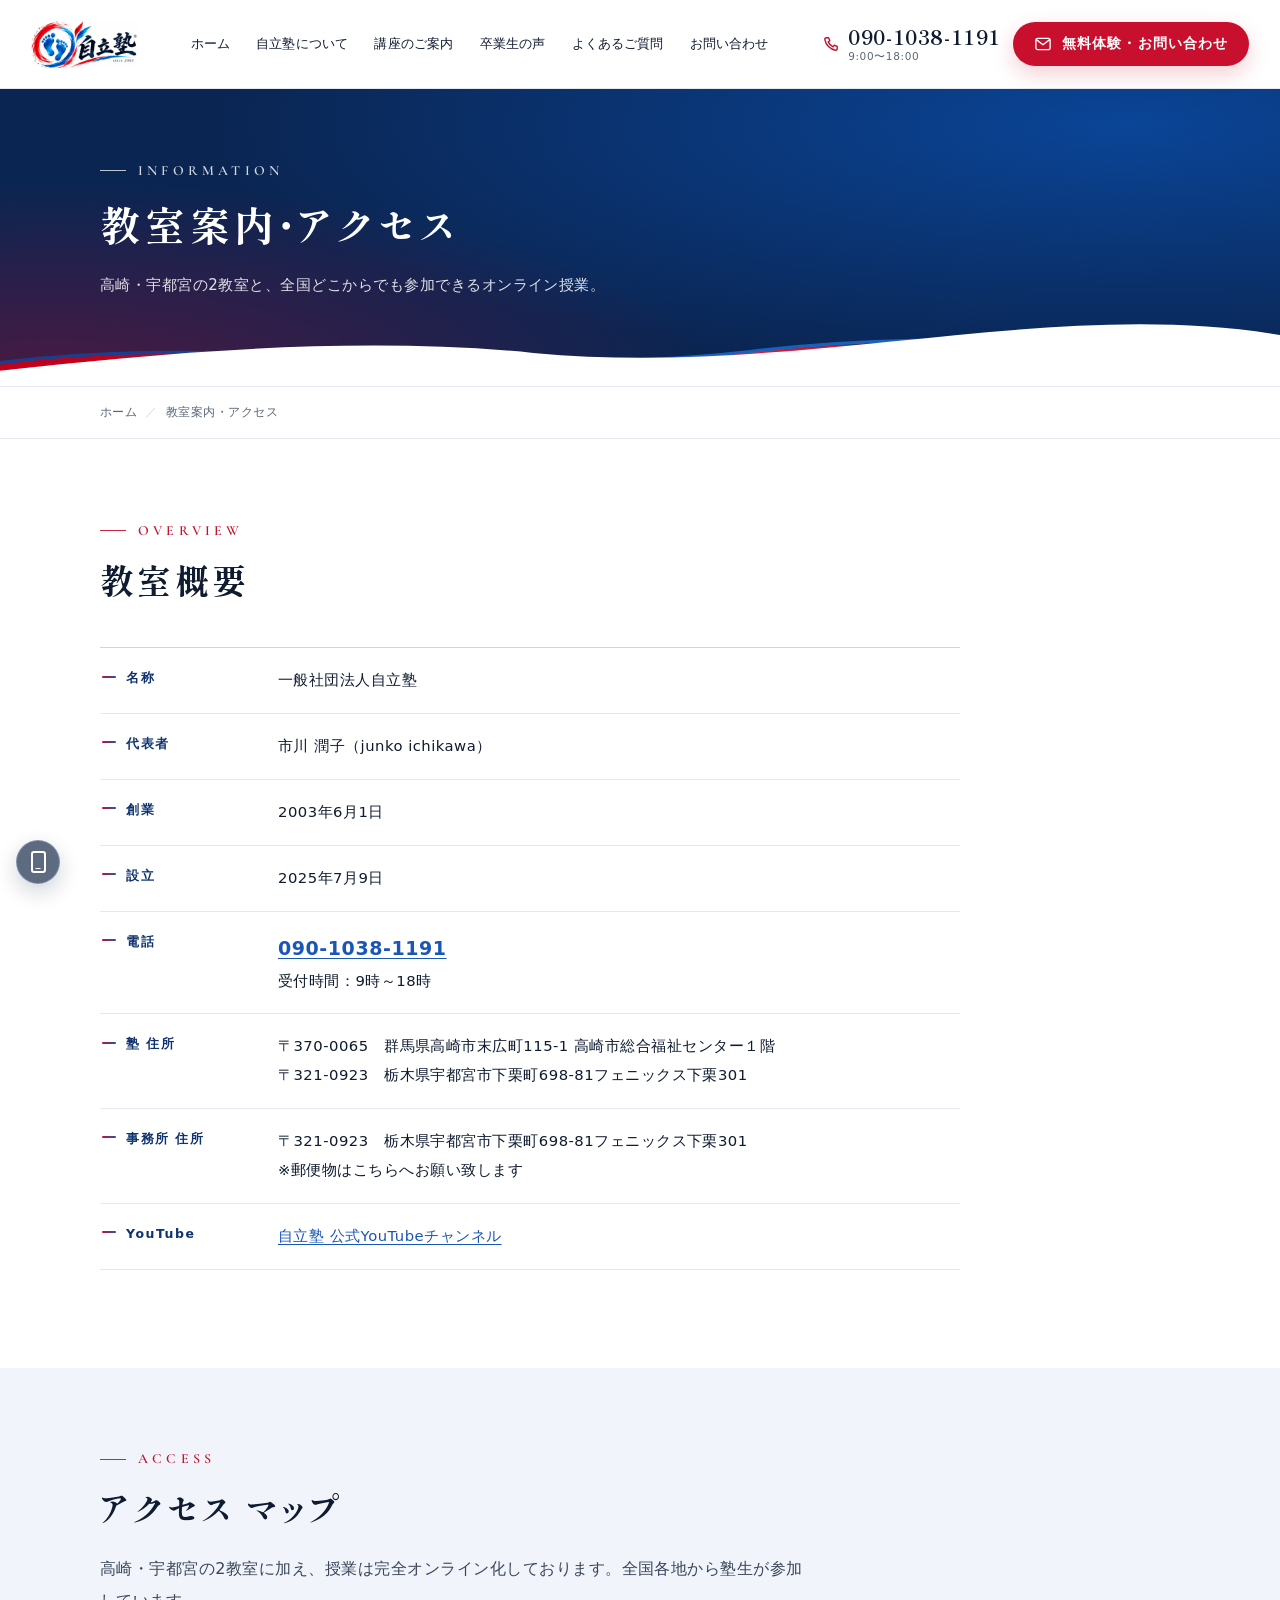
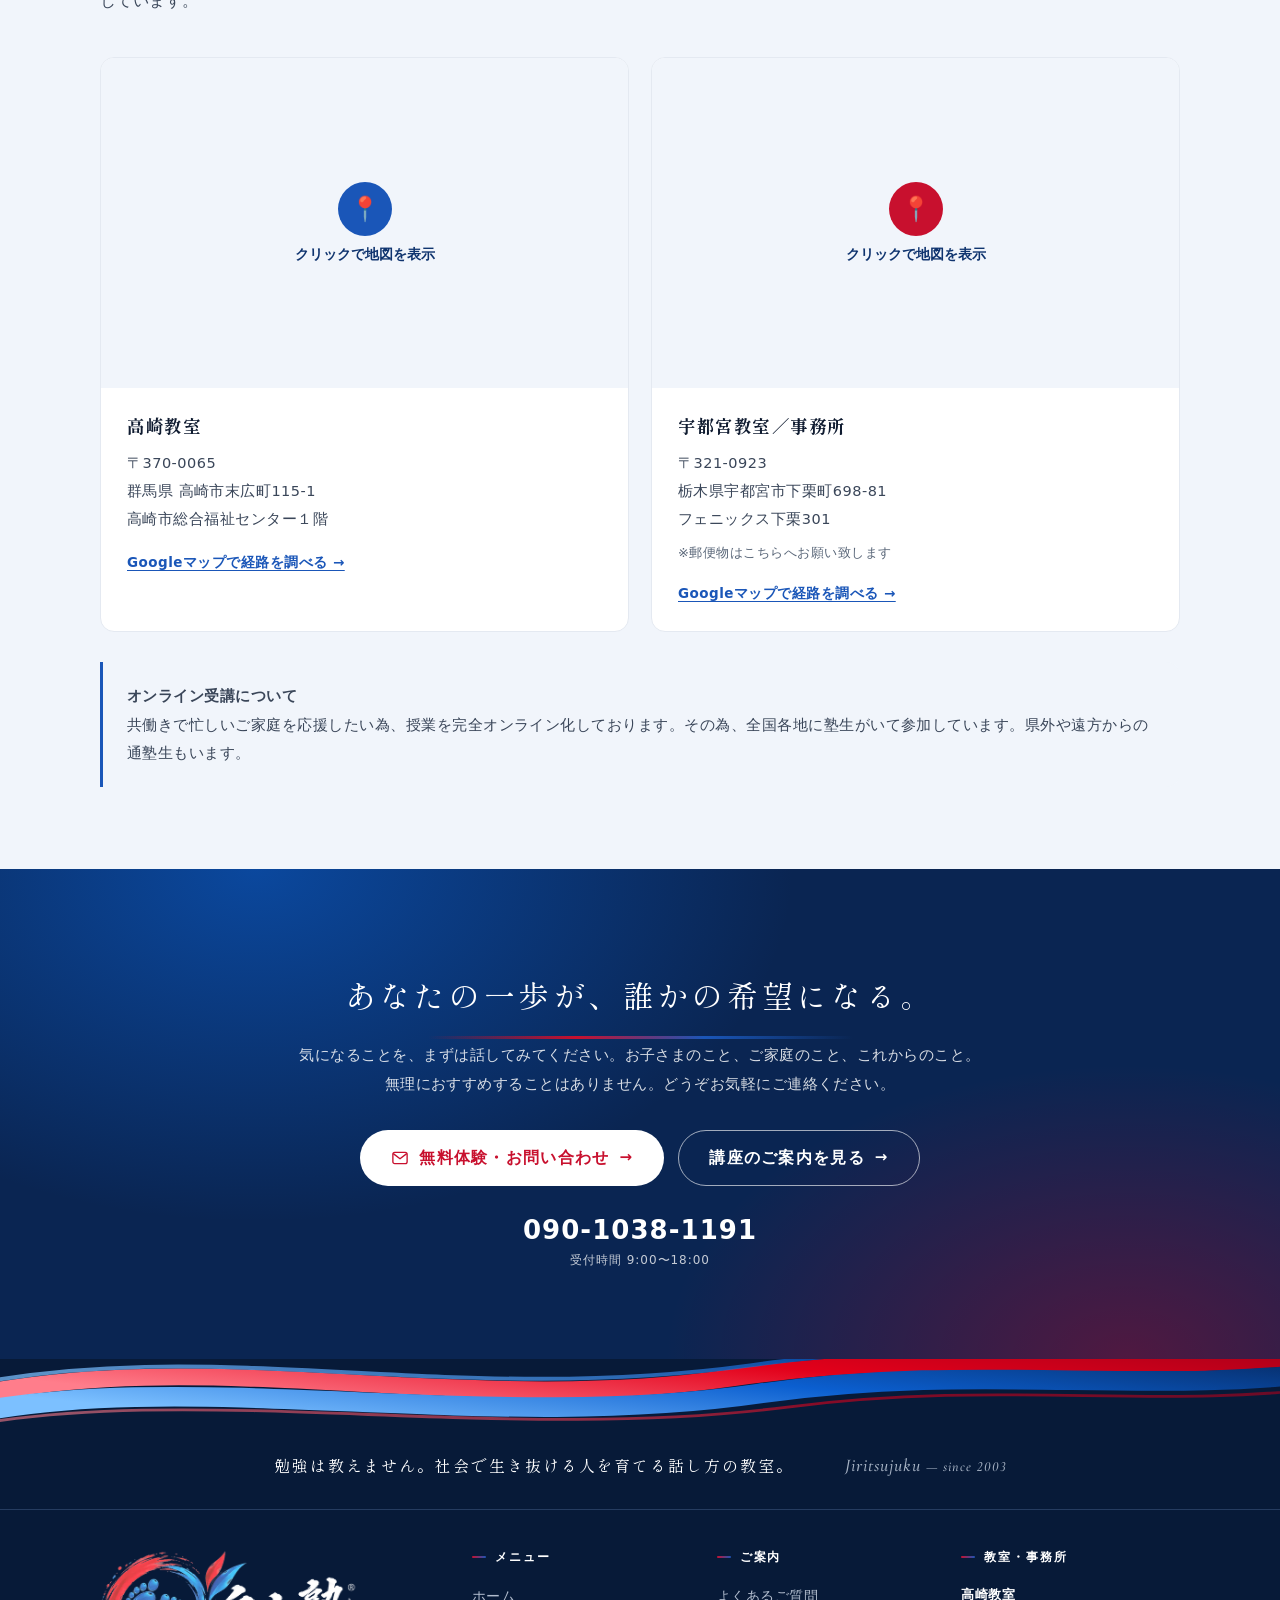
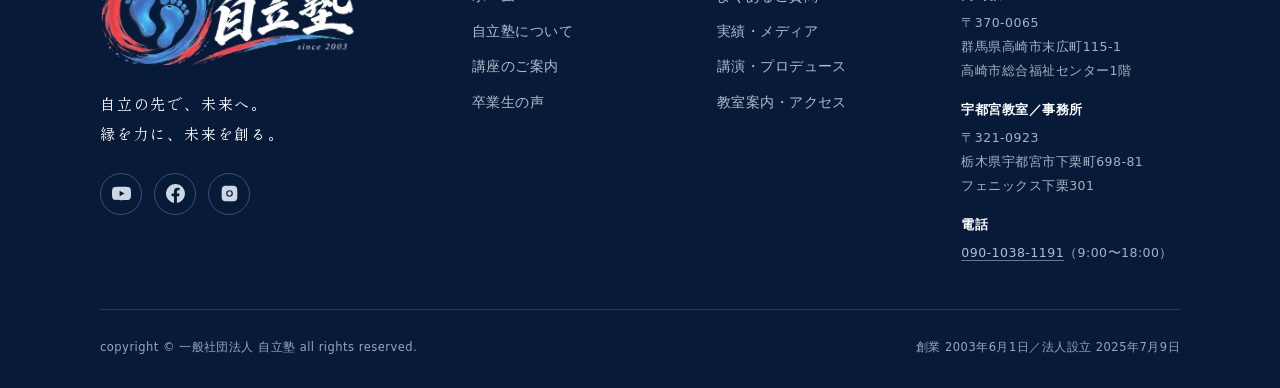
<file: info.html>
<!DOCTYPE html>
<html lang="ja">
<head>
<meta charset="UTF-8">
<meta name="viewport" content="width=device-width, initial-scale=1">
<title>教室案内・アクセス｜自立塾｜高崎市・宇都宮市</title>
<meta name="description" content="一般社団法人自立塾の教室概要とアクセス。高崎市総合福祉センター1階、宇都宮市下栗町の2教室、および完全オンライン対応についてご案内します。">
<meta name="keywords" content="自立塾,高崎市,宇都宮市,話し方教室,不登校,引きこもり支援,市川潤子,オンライン,プレゼンテーション,お金の教育">
<meta name="robots" content="index,follow">
<meta property="og:type" content="article">
<meta property="og:title" content="教室案内・アクセス｜自立塾｜高崎市・宇都宮市">
<meta property="og:description" content="一般社団法人自立塾の教室概要とアクセス。高崎市総合福祉センター1階、宇都宮市下栗町の2教室、および完全オンライン対応についてご案内します。">
<meta property="og:site_name" content="自立塾">
<meta property="og:image" content="https://junkosan-omoroi.vercel.app/assets/img/hero-pc.jpg">
<meta name="twitter:card" content="summary_large_image">
<link rel="icon" href="assets/img/mark.png">
<link rel="apple-touch-icon" href="assets/img/mark.png">
<link rel="preconnect" href="https://fonts.googleapis.com">
<link rel="preconnect" href="https://fonts.gstatic.com" crossorigin>
<link rel="stylesheet" href="https://fonts.googleapis.com/css2?family=Cormorant+Garamond:ital,wght@0,500;0,600;1,500&family=Shippori+Mincho+B1:wght@500;600;700;800&family=Zen+Kaku+Gothic+New:wght@400;500;700&display=swap">
<link rel="stylesheet" href="assets/css/style.css">
<script type="application/ld+json">{"@context": "https://schema.org", "@type": "EducationalOrganization", "name": "一般社団法人 自立塾", "alternateName": "自立塾", "url": "https://jiritujuku.com/", "logo": "https://jiritujuku.com/assets/img/logo-h.png", "foundingDate": "2003-06-01", "founder": {"@type": "Person", "name": "市川 潤子"}, "telephone": "+81-90-1038-1191", "sameAs": ["https://www.youtube.com/channel/UCJp2LZc89UXHqa7oxnzZFcg", "https://www.facebook.com/jichikawa2/", "https://www.instagram.com/junko.ichikawa/", "https://ameblo.jp/jiritujuku/"], "address": [{"@type": "PostalAddress", "postalCode": "370-0065", "addressRegion": "群馬県", "addressLocality": "高崎市", "streetAddress": "末広町115-1 高崎市総合福祉センター1階"}, {"@type": "PostalAddress", "postalCode": "321-0923", "addressRegion": "栃木県", "addressLocality": "宇都宮市", "streetAddress": "下栗町698-81 フェニックス下栗301"}]}</script>
</head>
<body>
<svg class="svg-defs" aria-hidden="true" focusable="false"><defs>
<linearGradient id="gRed" x1="0" y1="0" x2="1" y2="0.35"><stop offset="0" stop-color="#A8001A"/><stop offset=".42" stop-color="#E2001A"/><stop offset=".78" stop-color="#F42640"/><stop offset="1" stop-color="#FF6E7E"/></linearGradient>
<linearGradient id="gBlue" x1="0" y1="0" x2="1" y2="0.35"><stop offset="0" stop-color="#07306F"/><stop offset=".42" stop-color="#0B5FD0"/><stop offset=".78" stop-color="#2D8BF5"/><stop offset="1" stop-color="#6FB8FF"/></linearGradient>
<linearGradient id="gRedR" x1="1" y1="0" x2="0" y2="0.35"><stop offset="0" stop-color="#A8001A"/><stop offset=".45" stop-color="#E2001A"/><stop offset="1" stop-color="#FF7D8B"/></linearGradient>
<linearGradient id="gBlueR" x1="1" y1="0" x2="0" y2="0.35"><stop offset="0" stop-color="#07306F"/><stop offset=".45" stop-color="#0B5FD0"/><stop offset="1" stop-color="#7CC0FF"/></linearGradient>
</defs></svg>
<a class="skip" href="#main">本文へスキップ</a>

<header class="header">
  <div class="header__bar">
    <a class="header__logo" href="index.html" aria-label="自立塾 ホーム">
      <img src="assets/img/logo-since.webp" alt="自立塾 since 2003" width="950" height="430">
    </a>
    <p class="header__tagline">社会で生き抜く力を<br>育てる話し方の教室</p>
    <nav class="header__nav" aria-label="メインメニュー">
      <a href="index.html">ホーム</a>
      <a href="about.html">自立塾について</a>
      <a href="course.html">講座のご案内</a>
      <a href="voice.html">卒業生の声</a>
      <a href="faq.html">よくあるご質問</a>
      <a href="contact.html">お問い合わせ</a>
    </nav>
    <div class="header__side">
      <a class="header__tel" href="tel:09010381191"><svg class="ico" viewBox="0 0 24 24" aria-hidden="true" focusable="false"><path d="M6.6 3.5h3l1.5 3.8-2 1.4a12 12 0 0 0 6.2 6.2l1.4-2 3.8 1.5v3a1.8 1.8 0 0 1-2 1.8A16.5 16.5 0 0 1 4.8 5.5a1.8 1.8 0 0 1 1.8-2z" fill="none" stroke="currentColor" stroke-width="1.8" stroke-linejoin="round"/></svg><span><b>090-1038-1191</b><em>9:00〜18:00</em></span></a>
      <a class="btn btn--primary btn--sm" href="contact.html"><svg class="ico" viewBox="0 0 24 24" aria-hidden="true" focusable="false"><rect x="2.5" y="4.5" width="19" height="15" rx="2.5" fill="none" stroke="currentColor" stroke-width="1.8"/><path d="M3.5 6.5 12 13l8.5-6.5" fill="none" stroke="currentColor" stroke-width="1.8" stroke-linecap="round" stroke-linejoin="round"/></svg>無料体験・お問い合わせ</a>
      <button class="burger" type="button" aria-label="メニューを開く" aria-expanded="false" aria-controls="drawer"><i></i><i></i><i></i></button>
    </div>
  </div>
</header>

<div class="drawer" id="drawer">
  <nav aria-label="モバイルメニュー">
      <a href="index.html">ホーム</a>
      <a href="about.html">自立塾について</a>
      <a href="course.html">講座のご案内</a>
      <a href="voice.html">卒業生の声</a>
      <a href="faq.html">よくあるご質問</a>
      <a href="contact.html">お問い合わせ</a>
      <a href="achievement.html">実績・メディア</a>
      <a href="produce.html">講演・プロデュース</a>
      <a href="info.html">教室案内・アクセス</a>
  </nav>
  <div class="drawer__cta">
    <a class="btn btn--primary btn--full" href="contact.html"><svg class="ico" viewBox="0 0 24 24" aria-hidden="true" focusable="false"><rect x="2.5" y="4.5" width="19" height="15" rx="2.5" fill="none" stroke="currentColor" stroke-width="1.8"/><path d="M3.5 6.5 12 13l8.5-6.5" fill="none" stroke="currentColor" stroke-width="1.8" stroke-linecap="round" stroke-linejoin="round"/></svg>無料体験・お問い合わせ</a>
    <a class="btn btn--tel btn--full" href="tel:09010381191"><svg class="ico" viewBox="0 0 24 24" aria-hidden="true" focusable="false"><path d="M6.6 3.5h3l1.5 3.8-2 1.4a12 12 0 0 0 6.2 6.2l1.4-2 3.8 1.5v3a1.8 1.8 0 0 1-2 1.8A16.5 16.5 0 0 1 4.8 5.5a1.8 1.8 0 0 1 1.8-2z" fill="none" stroke="currentColor" stroke-width="1.8" stroke-linejoin="round"/></svg>090-1038-1191</a>
  </div>
</div>

<main id="main">
  <div class="pagehead">
    <svg class="ribbon ribbon--head" viewBox="0 0 1440 210" preserveAspectRatio="none" aria-hidden="true" focusable="false">
<path d="M-40,172 C230,56 520,198 820,126 C1070,66 1250,130 1480,80" fill="none" stroke="url(#gRed)" stroke-width="30" stroke-linecap="round"/>
<path d="M-40,202 C210,98 540,228 850,154 C1090,98 1270,160 1480,112" fill="none" stroke="url(#gBlue)" stroke-width="35" stroke-linecap="round"/>
<path d="M-40,150 C250,40 500,180 840,104 C1080,46 1270,112 1480,60" fill="none" stroke="url(#gBlue)" stroke-width="7" stroke-linecap="round" opacity=".72"/>
<path d="M-40,222 C220,126 560,246 880,178 C1120,128 1280,186 1480,140" fill="none" stroke="url(#gRed)" stroke-width="5" stroke-linecap="round" opacity=".58"/>
</svg>
    <div class="container pagehead__inner">
      <span class="eyebrow">INFORMATION</span>
      <h1>教室案内・アクセス</h1>
      <p>高崎・宇都宮の2教室と、全国どこからでも参加できるオンライン授業。</p>
    </div>
    <svg class="wave wave--bottom" viewBox="0 0 1440 84" preserveAspectRatio="none" aria-hidden="true" focusable="false"><path d="M0,84 H1440 V26 C1180,-18 900,74 600,46 C400,26 180,46 0,66 Z" fill="#ffffff"></path></svg>
  </div>
  <nav class="crumbs" aria-label="パンくずリスト"><div class="container"><ol><li><a href="index.html">ホーム</a></li><li><span aria-current="page">教室案内・アクセス</span></li></ol></div></nav>
  <script type="application/ld+json">{"@context": "https://schema.org", "@type": "BreadcrumbList", "itemListElement": [{"@type": "ListItem", "position": 1, "name": "ホーム", "item": "https://jiritujuku.com/"}, {"@type": "ListItem", "position": 2, "name": "教室案内・アクセス", "item": "https://jiritujuku.com/info.html"}]}</script>
  <!-- ============ 教室概要 ============ -->
  <section class="section reveal">
    <div class="container">
      <div class="sec-head">
        <span class="eyebrow">OVERVIEW</span>
        <h2 class="sec-title">教室概要</h2>
      </div>
      <dl class="deflist" style="max-width:860px">
        <dt>名称</dt>
        <dd>一般社団法人自立塾</dd>
        <dt>代表者</dt>
        <dd>市川 潤子（junko ichikawa）</dd>
        <dt>創業</dt>
        <dd>2003年6月1日</dd>
        <dt>設立</dt>
        <dd>2025年7月9日</dd>
        <dt>電話</dt>
        <dd><a href="tel:09010381191" style="font-size:19px;font-weight:700;letter-spacing:.03em">090-1038-1191</a><br>受付時間：9時～18時</dd>
        <dt>塾 住所</dt>
        <dd>〒370-0065　群馬県高崎市末広町115-1 高崎市総合福祉センター１階<br>
        〒321-0923　栃木県宇都宮市下栗町698-81フェニックス下栗301</dd>
        <dt>事務所 住所</dt>
        <dd>〒321-0923　栃木県宇都宮市下栗町698-81フェニックス下栗301<br>
        ※郵便物はこちらへお願い致します</dd>
        <dt>YouTube</dt>
        <dd><a href="https://www.youtube.com/channel/UCJp2LZc89UXHqa7oxnzZFcg" target="_blank" rel="noopener">自立塾 公式YouTubeチャンネル</a></dd>
      </dl>
    </div>
  </section>

  <!-- ============ 2教室 ============ -->
  <section class="section section--tint reveal">
    <div class="container">
      <div class="sec-head">
        <span class="eyebrow">ACCESS</span>
        <h2 class="sec-title">アクセス マップ</h2>
        <p class="sec-lead">高崎・宇都宮の2教室に加え、授業は完全オンライン化しております。全国各地から塾生が参加しています。</p>
      </div>

      <div class="cards cards--2">
        <article class="card" style="padding:0;overflow:hidden">
          <button type="button" data-map="群馬県高崎市末広町115-1 高崎市総合福祉センター"
            style="position:relative;display:block;width:100%;aspect-ratio:16/10;border:0;padding:0;margin:0;cursor:pointer;background:var(--tint);overflow:hidden"
            aria-label="高崎教室の地図を表示する">
            <span style="position:absolute;inset:0;display:flex;flex-direction:column;align-items:center;justify-content:center;gap:10px;color:var(--navy)">
              <span style="width:54px;height:54px;border-radius:50%;background:var(--blue);color:#fff;display:flex;align-items:center;justify-content:center;font-size:24px">📍</span>
              <span style="font-size:13.5px;font-weight:700">クリックで地図を表示</span>
            </span>
          </button>
          <div style="padding:24px 26px">
            <h3 class="h3">高崎教室</h3>
            <p style="font-size:14.5px">〒370-0065<br>群馬県 高崎市末広町115-1<br>高崎市総合福祉センター１階</p>
            <p style="margin-top:14px"><a href="https://www.google.com/maps/search/?api=1&amp;query=%E7%BE%A4%E9%A6%AC%E7%9C%8C%E9%AB%98%E5%B4%8E%E5%B8%82%E6%9C%AB%E5%BA%83%E7%94%BA115-1" target="_blank" rel="noopener" style="font-size:13.5px;font-weight:700">Googleマップで経路を調べる →</a></p>
          </div>
        </article>

        <article class="card" style="padding:0;overflow:hidden">
          <button type="button" data-map="栃木県宇都宮市下栗町698-81"
            style="position:relative;display:block;width:100%;aspect-ratio:16/10;border:0;padding:0;margin:0;cursor:pointer;background:var(--tint);overflow:hidden"
            aria-label="宇都宮教室の地図を表示する">
            <span style="position:absolute;inset:0;display:flex;flex-direction:column;align-items:center;justify-content:center;gap:10px;color:var(--navy)">
              <span style="width:54px;height:54px;border-radius:50%;background:var(--red);color:#fff;display:flex;align-items:center;justify-content:center;font-size:24px">📍</span>
              <span style="font-size:13.5px;font-weight:700">クリックで地図を表示</span>
            </span>
          </button>
          <div style="padding:24px 26px">
            <h3 class="h3">宇都宮教室／事務所</h3>
            <p style="font-size:14.5px">〒321-0923<br>栃木県宇都宮市下栗町698-81<br>フェニックス下栗301</p>
            <p style="font-size:13px;color:var(--muted);margin-top:6px">※郵便物はこちらへお願い致します</p>
            <p style="margin-top:14px"><a href="https://www.google.com/maps/search/?api=1&amp;query=%E6%A0%83%E6%9C%A8%E7%9C%8C%E5%AE%87%E9%83%BD%E5%AE%AE%E5%B8%82%E4%B8%8B%E6%A0%97%E7%94%BA698-81" target="_blank" rel="noopener" style="font-size:13.5px;font-weight:700">Googleマップで経路を調べる →</a></p>
          </div>
        </article>
      </div>

      <div class="note" style="margin-top:30px">
        <p><b>オンライン受講について</b><br>
        共働きで忙しいご家庭を応援したい為、授業を完全オンライン化しております。その為、全国各地に塾生がいて参加しています。県外や遠方からの通塾生もいます。</p>
      </div>
    </div>
  </section>

  <section class="ctaband">
    <div class="container ctaband__inner">
      <p class="catch">あなたの一歩が、<wbr>誰かの希望になる。</p>
      <p>気になることを、まずは話してみてください。お子さまのこと、ご家庭のこと、これからのこと。<br>
      無理におすすめすることはありません。どうぞお気軽にご連絡ください。</p>
      <div class="btn-row">
        <a class="btn btn--white" href="contact.html"><svg class="ico" viewBox="0 0 24 24" aria-hidden="true" focusable="false"><rect x="2.5" y="4.5" width="19" height="15" rx="2.5" fill="none" stroke="currentColor" stroke-width="1.8"/><path d="M3.5 6.5 12 13l8.5-6.5" fill="none" stroke="currentColor" stroke-width="1.8" stroke-linecap="round" stroke-linejoin="round"/></svg>無料体験・お問い合わせ</a>
        <a class="btn btn--outline-light" href="course.html">講座のご案内を見る</a>
      </div>
      <a class="ctaband__tel" href="tel:09010381191"><b>090-1038-1191</b><span>受付時間 9:00〜18:00</span></a>
    </div>
  </section>
</main>

<footer class="footer">
  <svg class="ribbon ribbon--footer" viewBox="0 0 1440 210" preserveAspectRatio="none" aria-hidden="true" focusable="false">
<path d="M-40,172 C230,56 520,198 820,126 C1070,66 1250,130 1480,80" fill="none" stroke="url(#gRedR)" stroke-width="30" stroke-linecap="round"/>
<path d="M-40,202 C210,98 540,228 850,154 C1090,98 1270,160 1480,112" fill="none" stroke="url(#gBlueR)" stroke-width="35" stroke-linecap="round"/>
<path d="M-40,150 C250,40 500,180 840,104 C1080,46 1270,112 1480,60" fill="none" stroke="url(#gBlueR)" stroke-width="7" stroke-linecap="round" opacity=".72"/>
<path d="M-40,222 C220,126 560,246 880,178 C1120,128 1280,186 1480,140" fill="none" stroke="url(#gRedR)" stroke-width="5" stroke-linecap="round" opacity=".58"/>
</svg>
  <div class="footer__catch">
    <p>勉強は教えません。<wbr>社会で生き抜ける人を<wbr>育てる<wbr>話し方の教室。</p>
    <span class="footer__script">Jiritsujuku <em>— since 2003</em></span>
  </div>
  <div class="container">
    <div class="footer__top">
      <div>
        <img class="footer__logo" src="assets/img/logo-since-white.webp" alt="自立塾 since 2003" width="950" height="430">
        <p class="footer__tagline">自立の先で、未来へ。<br>縁を力に、未来を創る。</p>
        <div class="footer__sns">
          <a href="https://www.youtube.com/channel/UCJp2LZc89UXHqa7oxnzZFcg" target="_blank" rel="noopener" aria-label="YouTube"><svg viewBox="0 0 24 24" aria-hidden="true"><path fill="currentColor" d="M23.5 6.2a3 3 0 0 0-2.1-2.1C19.5 3.6 12 3.6 12 3.6s-7.5 0-9.4.5A3 3 0 0 0 .5 6.2C0 8.1 0 12 0 12s0 3.9.5 5.8a3 3 0 0 0 2.1 2.1c1.9.5 9.4.5 9.4.5s7.5 0 9.4-.5a3 3 0 0 0 2.1-2.1C24 15.9 24 12 24 12s0-3.9-.5-5.8ZM9.6 15.6V8.4l6.2 3.6-6.2 3.6Z"></path></svg></a>
          <a href="https://www.facebook.com/jichikawa2/" target="_blank" rel="noopener" aria-label="Facebook"><svg viewBox="0 0 24 24" aria-hidden="true"><path fill="currentColor" d="M24 12a12 12 0 1 0-13.9 11.9v-8.4H7.1V12h3V9.4c0-3 1.8-4.6 4.5-4.6 1.3 0 2.6.2 2.6.2v2.9h-1.5c-1.5 0-1.9.9-1.9 1.8V12h3.3l-.5 3.5h-2.8v8.4A12 12 0 0 0 24 12Z"></path></svg></a>
          <a href="https://www.instagram.com/junko.ichikawa/" target="_blank" rel="noopener" aria-label="Instagram"><svg viewBox="0 0 24 24" aria-hidden="true"><path fill="currentColor" d="M12 2.2c3.2 0 3.6 0 4.9.1 1.2.1 1.8.2 2.2.4.6.2 1 .5 1.4.9.4.4.7.8.9 1.4.2.4.4 1 .4 2.2.1 1.3.1 1.7.1 4.9s0 3.6-.1 4.9c-.1 1.2-.2 1.8-.4 2.2-.2.6-.5 1-.9 1.4-.4.4-.8.7-1.4.9-.4.2-1 .4-2.2.4-1.3.1-1.7.1-4.9.1s-3.6 0-4.9-.1c-1.2-.1-1.8-.2-2.2-.4-.6-.2-1-.5-1.4-.9-.4-.4-.7-.8-.9-1.4-.2-.4-.4-1-.4-2.2-.1-1.3-.1-1.7-.1-4.9s0-3.6.1-4.9c.1-1.2.2-1.8.4-2.2.2-.6.5-1 .9-1.4.4-.4.8-.7 1.4-.9.4-.2 1-.4 2.2-.4 1.3-.1 1.7-.1 4.9-.1Zm0 5.6a4.2 4.2 0 1 0 0 8.4 4.2 4.2 0 0 0 0-8.4Zm0 6.9a2.7 2.7 0 1 1 0-5.4 2.7 2.7 0 0 1 0 5.4Zm5.3-7.1a1 1 0 1 1-2 0 1 1 0 0 1 2 0Z"></path></svg></a>
        </div>
      </div>
      <div class="footer__nav">
        <div>
          <h4>メニュー</h4>
          <ul>
            <li><a href="index.html">ホーム</a></li>
            <li><a href="about.html">自立塾について</a></li>
            <li><a href="course.html">講座のご案内</a></li>
            <li><a href="voice.html">卒業生の声</a></li>
          </ul>
        </div>
        <div>
          <h4>ご案内</h4>
          <ul>
            <li><a href="faq.html">よくあるご質問</a></li>
            <li><a href="achievement.html">実績・メディア</a></li>
            <li><a href="produce.html">講演・プロデュース</a></li>
            <li><a href="info.html">教室案内・アクセス</a></li>
          </ul>
        </div>
        <div class="footer__office">
          <h4>教室・事務所</h4>
          <p><b>高崎教室</b>〒370-0065<br>群馬県高崎市末広町115-1<br>高崎市総合福祉センター1階</p>
          <p><b>宇都宮教室／事務所</b>〒321-0923<br>栃木県宇都宮市下栗町698-81<br>フェニックス下栗301</p>
          <p><b>電話</b><a href="tel:09010381191">090-1038-1191</a>（9:00〜18:00）</p>
        </div>
      </div>
    </div>
    <div class="footer__bottom">
      <span>copyright © 一般社団法人 自立塾 all rights reserved.</span>
      <span>創業 2003年6月1日／法人設立 2025年7月9日</span>
      <button type="button" class="viewswitch" data-viewswitch>PC表示に切り替え</button>
    </div>
  </div>
</footer>

<button class="viewtoggle" id="viewtoggle" type="button" aria-pressed="false">
  <span class="viewtoggle__ico" aria-hidden="true"></span><span class="viewtoggle__label">スマホ表示</span>
</button>

<div class="viewframe" id="viewframe" hidden>
  <div class="viewframe__bar">
    <span>スマホ表示プレビュー（幅 390px）</span>
    <button type="button" class="viewframe__close" id="viewframe-close">閉じる ✕</button>
  </div>
  <div class="viewframe__phone"><iframe id="viewframe-iframe" title="スマホ表示プレビュー"></iframe></div>
</div>

<div class="mobilebar">
  <a class="tel" href="tel:09010381191"><svg class="ico" viewBox="0 0 24 24" aria-hidden="true" focusable="false"><path d="M6.6 3.5h3l1.5 3.8-2 1.4a12 12 0 0 0 6.2 6.2l1.4-2 3.8 1.5v3a1.8 1.8 0 0 1-2 1.8A16.5 16.5 0 0 1 4.8 5.5a1.8 1.8 0 0 1 1.8-2z" fill="none" stroke="currentColor" stroke-width="1.8" stroke-linejoin="round"/></svg><span><b>090-1038-1191</b><em>9:00〜18:00</em></span></a>
  <a class="cv" href="contact.html"><svg class="ico" viewBox="0 0 24 24" aria-hidden="true" focusable="false"><rect x="2.5" y="4.5" width="19" height="15" rx="2.5" fill="none" stroke="currentColor" stroke-width="1.8"/><path d="M3.5 6.5 12 13l8.5-6.5" fill="none" stroke="currentColor" stroke-width="1.8" stroke-linecap="round" stroke-linejoin="round"/></svg>無料体験・お問い合わせ</a>
</div>

<script src="assets/js/main.js"></script>
</body>
</html>
</file>
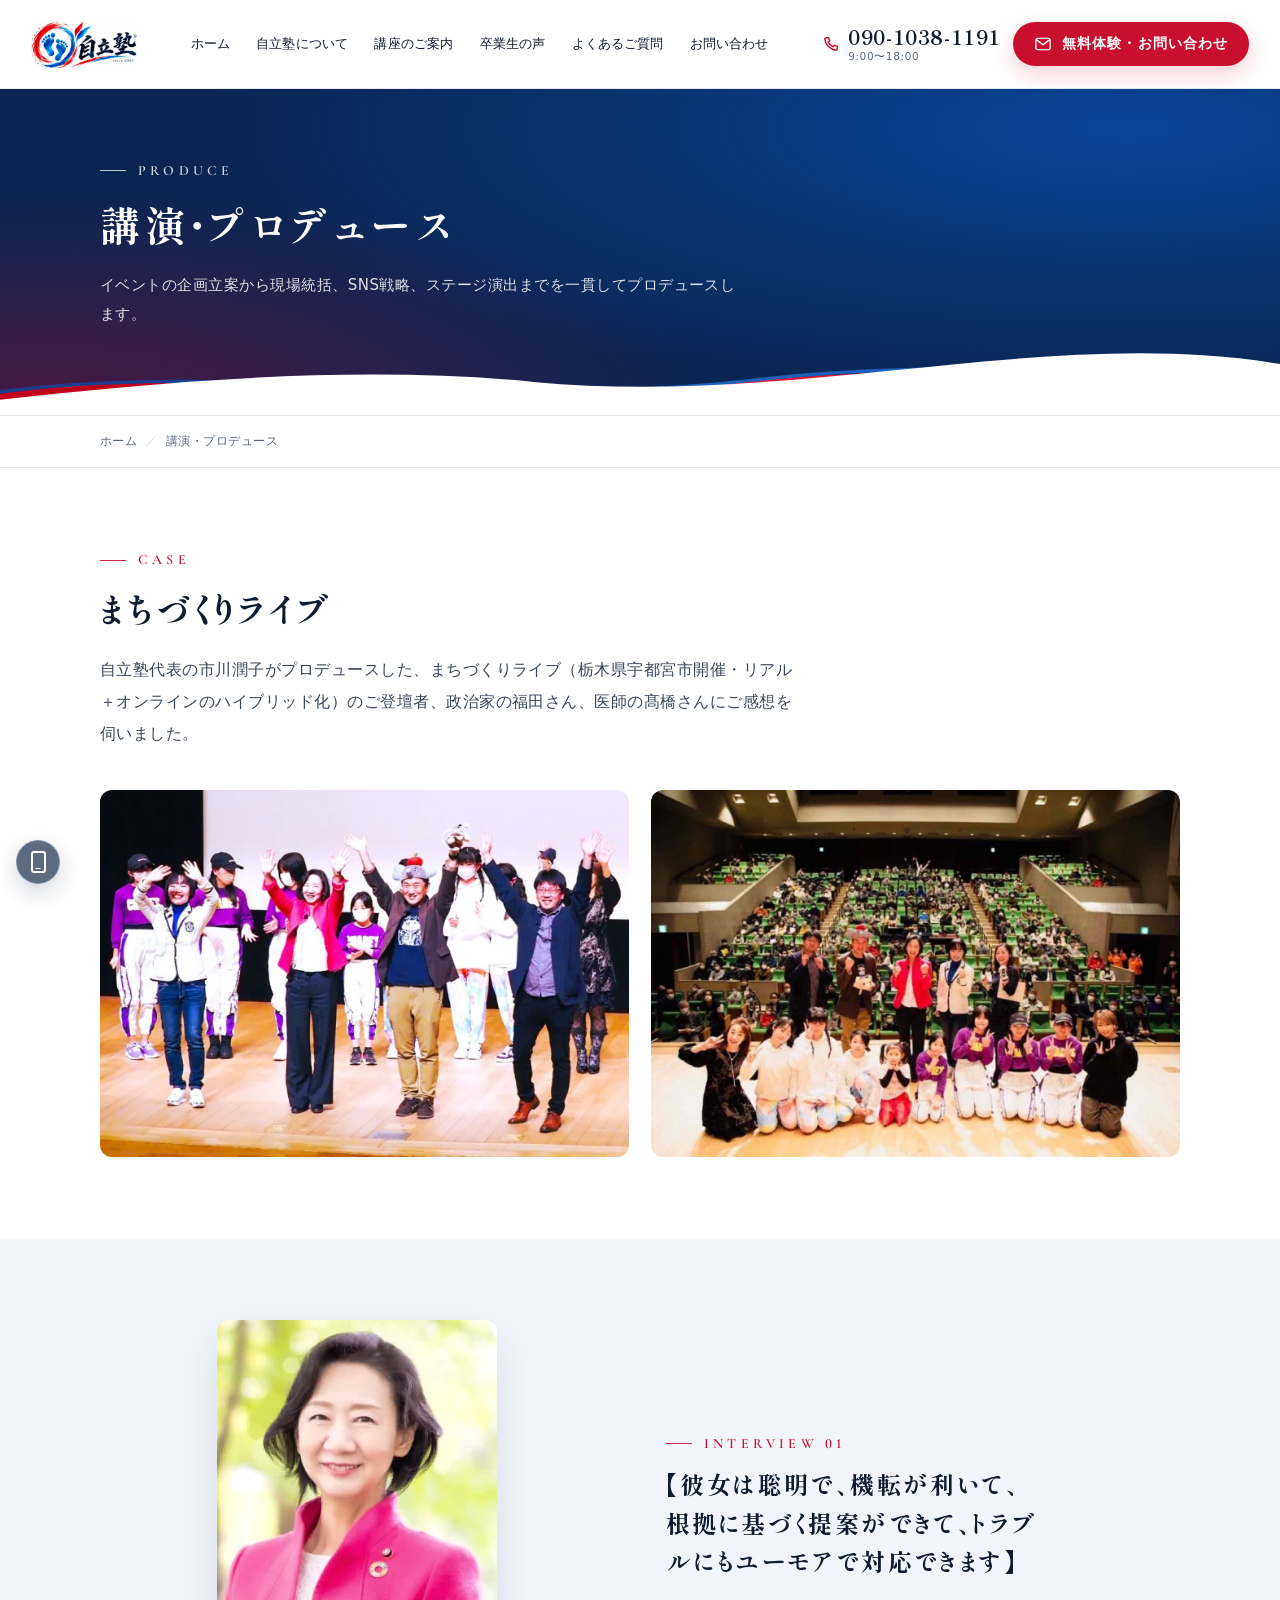
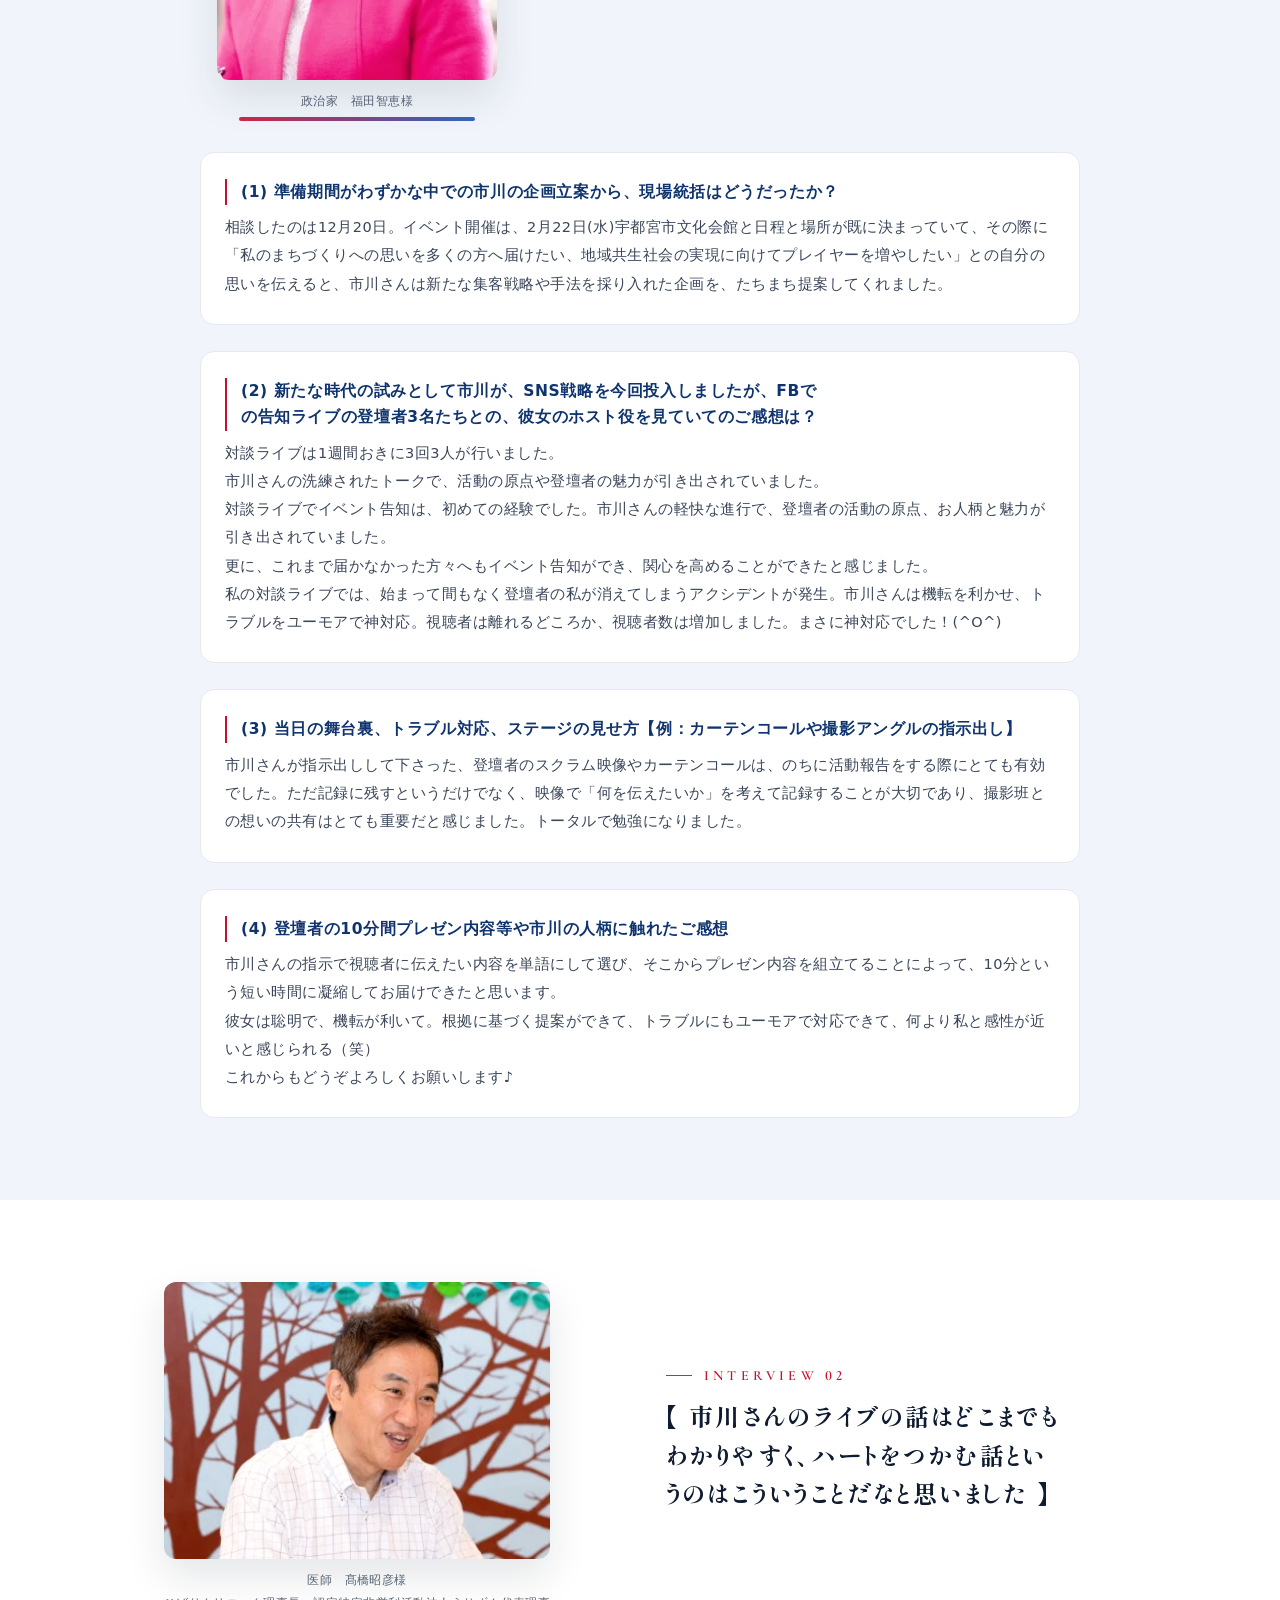
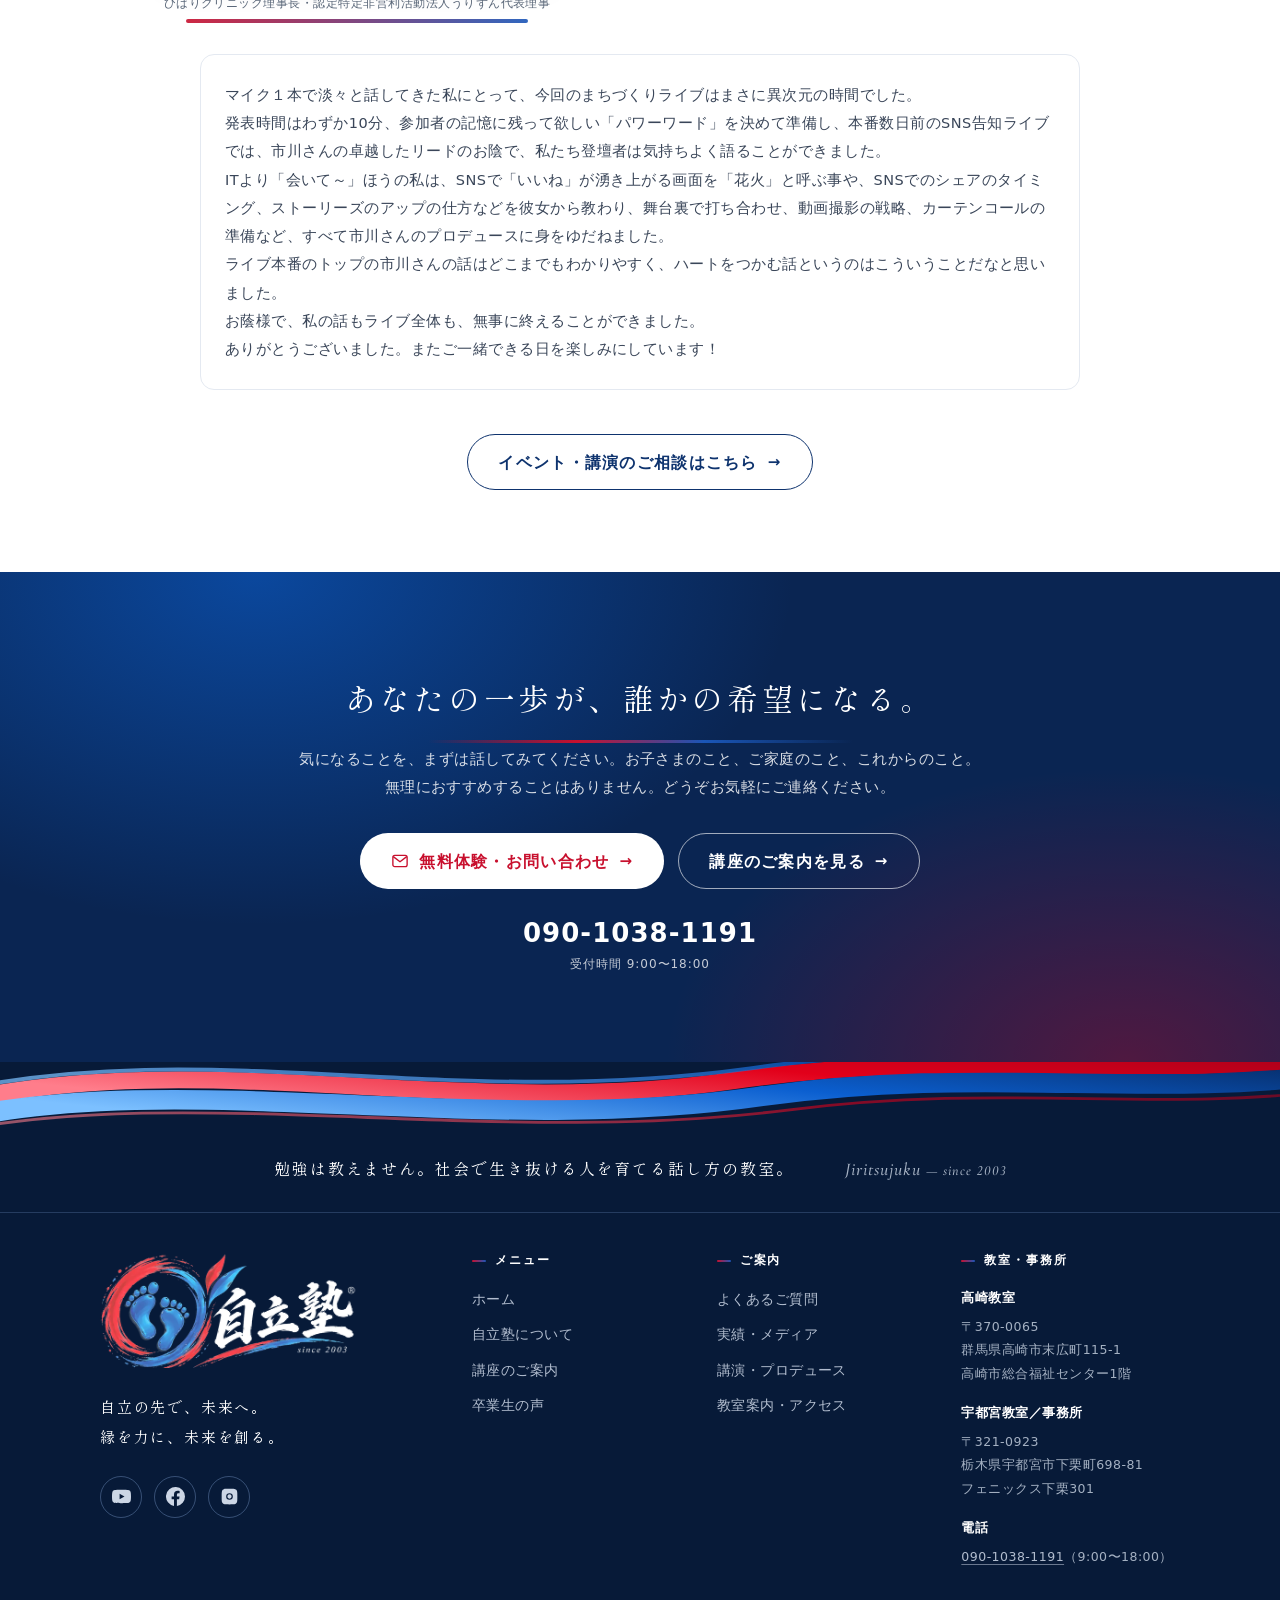
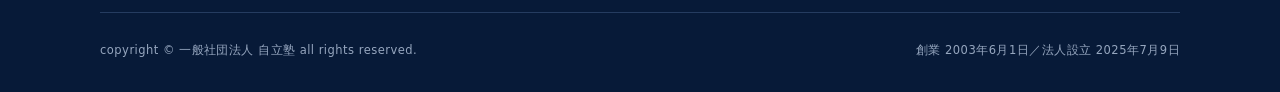
<file: produce.html>
<!DOCTYPE html>
<html lang="ja">
<head>
<meta charset="UTF-8">
<meta name="viewport" content="width=device-width, initial-scale=1">
<title>講演・プロデュース｜自立塾｜市川潤子</title>
<meta name="description" content="自立塾代表 市川潤子がプロデュースしたまちづくりライブ（栃木県宇都宮市・ハイブリッド開催）の実績と、ご登壇者からのご感想を掲載しています。">
<meta name="keywords" content="自立塾,高崎市,宇都宮市,話し方教室,不登校,引きこもり支援,市川潤子,オンライン,プレゼンテーション,お金の教育">
<meta name="robots" content="index,follow">
<meta property="og:type" content="article">
<meta property="og:title" content="講演・プロデュース｜自立塾｜市川潤子">
<meta property="og:description" content="自立塾代表 市川潤子がプロデュースしたまちづくりライブ（栃木県宇都宮市・ハイブリッド開催）の実績と、ご登壇者からのご感想を掲載しています。">
<meta property="og:site_name" content="自立塾">
<meta property="og:image" content="https://junkosan-omoroi.vercel.app/assets/img/hero-pc.jpg">
<meta name="twitter:card" content="summary_large_image">
<link rel="icon" href="assets/img/mark.png">
<link rel="apple-touch-icon" href="assets/img/mark.png">
<link rel="preconnect" href="https://fonts.googleapis.com">
<link rel="preconnect" href="https://fonts.gstatic.com" crossorigin>
<link rel="stylesheet" href="https://fonts.googleapis.com/css2?family=Cormorant+Garamond:ital,wght@0,500;0,600;1,500&family=Shippori+Mincho+B1:wght@500;600;700;800&family=Zen+Kaku+Gothic+New:wght@400;500;700&display=swap">
<link rel="stylesheet" href="assets/css/style.css">
<script type="application/ld+json">{"@context": "https://schema.org", "@type": "EducationalOrganization", "name": "一般社団法人 自立塾", "alternateName": "自立塾", "url": "https://jiritujuku.com/", "logo": "https://jiritujuku.com/assets/img/logo-h.png", "foundingDate": "2003-06-01", "founder": {"@type": "Person", "name": "市川 潤子"}, "telephone": "+81-90-1038-1191", "sameAs": ["https://www.youtube.com/channel/UCJp2LZc89UXHqa7oxnzZFcg", "https://www.facebook.com/jichikawa2/", "https://www.instagram.com/junko.ichikawa/", "https://ameblo.jp/jiritujuku/"], "address": [{"@type": "PostalAddress", "postalCode": "370-0065", "addressRegion": "群馬県", "addressLocality": "高崎市", "streetAddress": "末広町115-1 高崎市総合福祉センター1階"}, {"@type": "PostalAddress", "postalCode": "321-0923", "addressRegion": "栃木県", "addressLocality": "宇都宮市", "streetAddress": "下栗町698-81 フェニックス下栗301"}]}</script>
</head>
<body>
<svg class="svg-defs" aria-hidden="true" focusable="false"><defs>
<linearGradient id="gRed" x1="0" y1="0" x2="1" y2="0.35"><stop offset="0" stop-color="#A8001A"/><stop offset=".42" stop-color="#E2001A"/><stop offset=".78" stop-color="#F42640"/><stop offset="1" stop-color="#FF6E7E"/></linearGradient>
<linearGradient id="gBlue" x1="0" y1="0" x2="1" y2="0.35"><stop offset="0" stop-color="#07306F"/><stop offset=".42" stop-color="#0B5FD0"/><stop offset=".78" stop-color="#2D8BF5"/><stop offset="1" stop-color="#6FB8FF"/></linearGradient>
<linearGradient id="gRedR" x1="1" y1="0" x2="0" y2="0.35"><stop offset="0" stop-color="#A8001A"/><stop offset=".45" stop-color="#E2001A"/><stop offset="1" stop-color="#FF7D8B"/></linearGradient>
<linearGradient id="gBlueR" x1="1" y1="0" x2="0" y2="0.35"><stop offset="0" stop-color="#07306F"/><stop offset=".45" stop-color="#0B5FD0"/><stop offset="1" stop-color="#7CC0FF"/></linearGradient>
</defs></svg>
<a class="skip" href="#main">本文へスキップ</a>

<header class="header">
  <div class="header__bar">
    <a class="header__logo" href="index.html" aria-label="自立塾 ホーム">
      <img src="assets/img/logo-since.webp" alt="自立塾 since 2003" width="950" height="430">
    </a>
    <p class="header__tagline">社会で生き抜く力を<br>育てる話し方の教室</p>
    <nav class="header__nav" aria-label="メインメニュー">
      <a href="index.html">ホーム</a>
      <a href="about.html">自立塾について</a>
      <a href="course.html">講座のご案内</a>
      <a href="voice.html">卒業生の声</a>
      <a href="faq.html">よくあるご質問</a>
      <a href="contact.html">お問い合わせ</a>
    </nav>
    <div class="header__side">
      <a class="header__tel" href="tel:09010381191"><svg class="ico" viewBox="0 0 24 24" aria-hidden="true" focusable="false"><path d="M6.6 3.5h3l1.5 3.8-2 1.4a12 12 0 0 0 6.2 6.2l1.4-2 3.8 1.5v3a1.8 1.8 0 0 1-2 1.8A16.5 16.5 0 0 1 4.8 5.5a1.8 1.8 0 0 1 1.8-2z" fill="none" stroke="currentColor" stroke-width="1.8" stroke-linejoin="round"/></svg><span><b>090-1038-1191</b><em>9:00〜18:00</em></span></a>
      <a class="btn btn--primary btn--sm" href="contact.html"><svg class="ico" viewBox="0 0 24 24" aria-hidden="true" focusable="false"><rect x="2.5" y="4.5" width="19" height="15" rx="2.5" fill="none" stroke="currentColor" stroke-width="1.8"/><path d="M3.5 6.5 12 13l8.5-6.5" fill="none" stroke="currentColor" stroke-width="1.8" stroke-linecap="round" stroke-linejoin="round"/></svg>無料体験・お問い合わせ</a>
      <button class="burger" type="button" aria-label="メニューを開く" aria-expanded="false" aria-controls="drawer"><i></i><i></i><i></i></button>
    </div>
  </div>
</header>

<div class="drawer" id="drawer">
  <nav aria-label="モバイルメニュー">
      <a href="index.html">ホーム</a>
      <a href="about.html">自立塾について</a>
      <a href="course.html">講座のご案内</a>
      <a href="voice.html">卒業生の声</a>
      <a href="faq.html">よくあるご質問</a>
      <a href="contact.html">お問い合わせ</a>
      <a href="achievement.html">実績・メディア</a>
      <a href="produce.html">講演・プロデュース</a>
      <a href="info.html">教室案内・アクセス</a>
  </nav>
  <div class="drawer__cta">
    <a class="btn btn--primary btn--full" href="contact.html"><svg class="ico" viewBox="0 0 24 24" aria-hidden="true" focusable="false"><rect x="2.5" y="4.5" width="19" height="15" rx="2.5" fill="none" stroke="currentColor" stroke-width="1.8"/><path d="M3.5 6.5 12 13l8.5-6.5" fill="none" stroke="currentColor" stroke-width="1.8" stroke-linecap="round" stroke-linejoin="round"/></svg>無料体験・お問い合わせ</a>
    <a class="btn btn--tel btn--full" href="tel:09010381191"><svg class="ico" viewBox="0 0 24 24" aria-hidden="true" focusable="false"><path d="M6.6 3.5h3l1.5 3.8-2 1.4a12 12 0 0 0 6.2 6.2l1.4-2 3.8 1.5v3a1.8 1.8 0 0 1-2 1.8A16.5 16.5 0 0 1 4.8 5.5a1.8 1.8 0 0 1 1.8-2z" fill="none" stroke="currentColor" stroke-width="1.8" stroke-linejoin="round"/></svg>090-1038-1191</a>
  </div>
</div>

<main id="main">
  <div class="pagehead">
    <svg class="ribbon ribbon--head" viewBox="0 0 1440 210" preserveAspectRatio="none" aria-hidden="true" focusable="false">
<path d="M-40,172 C230,56 520,198 820,126 C1070,66 1250,130 1480,80" fill="none" stroke="url(#gRed)" stroke-width="30" stroke-linecap="round"/>
<path d="M-40,202 C210,98 540,228 850,154 C1090,98 1270,160 1480,112" fill="none" stroke="url(#gBlue)" stroke-width="35" stroke-linecap="round"/>
<path d="M-40,150 C250,40 500,180 840,104 C1080,46 1270,112 1480,60" fill="none" stroke="url(#gBlue)" stroke-width="7" stroke-linecap="round" opacity=".72"/>
<path d="M-40,222 C220,126 560,246 880,178 C1120,128 1280,186 1480,140" fill="none" stroke="url(#gRed)" stroke-width="5" stroke-linecap="round" opacity=".58"/>
</svg>
    <div class="container pagehead__inner">
      <span class="eyebrow">PRODUCE</span>
      <h1>講演・プロデュース</h1>
      <p>イベントの企画立案から現場統括、SNS戦略、ステージ演出までを一貫してプロデュースします。</p>
    </div>
    <svg class="wave wave--bottom" viewBox="0 0 1440 84" preserveAspectRatio="none" aria-hidden="true" focusable="false"><path d="M0,84 H1440 V26 C1180,-18 900,74 600,46 C400,26 180,46 0,66 Z" fill="#ffffff"></path></svg>
  </div>
  <nav class="crumbs" aria-label="パンくずリスト"><div class="container"><ol><li><a href="index.html">ホーム</a></li><li><span aria-current="page">講演・プロデュース</span></li></ol></div></nav>
  <script type="application/ld+json">{"@context": "https://schema.org", "@type": "BreadcrumbList", "itemListElement": [{"@type": "ListItem", "position": 1, "name": "ホーム", "item": "https://jiritujuku.com/"}, {"@type": "ListItem", "position": 2, "name": "講演・プロデュース", "item": "https://jiritujuku.com/produce.html"}]}</script>
  <!-- ============ まちづくりライブ ============ -->
  <section class="section reveal">
    <div class="container">
      <div class="sec-head">
        <span class="eyebrow">CASE</span>
        <h2 class="sec-title">まちづくりライブ</h2>
        <p class="sec-lead">自立塾代表の市川潤子がプロデュースした、まちづくりライブ（栃木県宇都宮市開催・リアル＋オンラインのハイブリッド化）のご登壇者、政治家の福田さん、医師の髙橋さんにご感想を伺いました。</p>
      </div>
      <div class="cards cards--2">
        <figure style="margin:0"><img src="assets/img/produce-1.webp" alt="まちづくりライブの様子" width="650" height="450" loading="lazy" style="border-radius:var(--r-img)"></figure>
        <figure style="margin:0"><img src="assets/img/produce-2.webp" alt="まちづくりライブの様子" width="650" height="450" loading="lazy" style="border-radius:var(--r-img)"></figure>
      </div>
    </div>
  </section>

  <!-- ============ 福田様 ============ -->
  <section class="section section--tint reveal">
    <div class="container">
      <div class="split split--photo-left">
        <div class="split__media">
          <img src="assets/img/p-fukuda-1.webp" alt="政治家 福田智恵様" width="280" height="360" loading="lazy">
          <p class="figcap">政治家　福田智恵様</p>
        </div>
        <div>
          <span class="eyebrow">INTERVIEW 01</span>
          <h2 class="sec-title" style="font-size:clamp(19px,2.6vw,24px);margin-bottom:20px">【彼女は聡明で、機転が利いて、根拠に基づく提案ができて、トラブルにもユーモアで対応できます】</h2>
        </div>
      </div>

      <div style="max-width:880px;margin:38px auto 0;display:grid;gap:26px">
        <div class="card">
          <h4 class="h4 h4--q">(1) 準備期間がわずかな中での市川の企画立案から、現場統括はどうだったか？</h4>
          <p>相談したのは12月20日。イベント開催は、2月22日(水)宇都宮市文化会館と日程と場所が既に決まっていて、その際に「私のまちづくりへの思いを多くの方へ届けたい、地域共生社会の実現に向けてプレイヤーを増やしたい」との自分の思いを伝えると、市川さんは新たな集客戦略や手法を採り入れた企画を、たちまち提案してくれました。</p>
        </div>
        <div class="card">
          <h4 class="h4 h4--q">(2) 新たな時代の試みとして市川が、SNS戦略を今回投入しましたが、FBでの告知ライブの登壇者3名たちとの、彼女のホスト役を見ていてのご感想は？</h4>
          <p>対談ライブは1週間おきに3回3人が行いました。<br>
          市川さんの洗練されたトークで、活動の原点や登壇者の魅力が引き出されていました。<br>
          対談ライブでイベント告知は、初めての経験でした。市川さんの軽快な進行で、登壇者の活動の原点、お人柄と魅力が引き出されていました。<br>
          更に、これまで届かなかった方々へもイベント告知ができ、関心を高めることができたと感じました。<br>
          私の対談ライブでは、始まって間もなく登壇者の私が消えてしまうアクシデントが発生。市川さんは機転を利かせ、トラブルをユーモアで神対応。視聴者は離れるどころか、視聴者数は増加しました。まさに神対応でした！(^O^)</p>
        </div>
        <div class="card">
          <h4 class="h4 h4--q">(3) 当日の舞台裏、トラブル対応、ステージの見せ方【例：カーテンコールや撮影アングルの指示出し】</h4>
          <p>市川さんが指示出しして下さった、登壇者のスクラム映像やカーテンコールは、のちに活動報告をする際にとても有効でした。ただ記録に残すというだけでなく、映像で「何を伝えたいか」を考えて記録することが大切であり、撮影班との想いの共有はとても重要だと感じました。トータルで勉強になりました。</p>
        </div>
        <div class="card">
          <h4 class="h4 h4--q">(4) 登壇者の10分間プレゼン内容等や市川の人柄に触れたご感想</h4>
          <p>市川さんの指示で視聴者に伝えたい内容を単語にして選び、そこからプレゼン内容を組立てることによって、10分という短い時間に凝縮してお届けできたと思います。<br>
          彼女は聡明で、機転が利いて。根拠に基づく提案ができて、トラブルにもユーモアで対応できて、何より私と感性が近いと感じられる（笑）<br>
          これからもどうぞよろしくお願いします♪</p>
        </div>
      </div>
    </div>
  </section>

  <!-- ============ 髙橋様 ============ -->
  <section class="section reveal">
    <div class="container">
      <div class="split split--photo-left">
        <div class="split__media">
          <img src="assets/img/p-takahashi-1.webp" alt="医師 髙橋昭彦様" width="380" height="272" loading="lazy">
          <p class="figcap">医師　髙橋昭彦様<br>ひばりクリニック理事長・認定特定非営利活動法人うりずん代表理事</p>
        </div>
        <div>
          <span class="eyebrow">INTERVIEW 02</span>
          <h2 class="sec-title" style="font-size:clamp(19px,2.6vw,24px);margin-bottom:20px">【 市川さんのライブの話はどこまでもわかりやすく、ハートをつかむ話というのはこういうことだなと思いました 】</h2>
        </div>
      </div>

      <div style="max-width:880px;margin:38px auto 0" class="card">
        <p>マイク１本で淡々と話してきた私にとって、今回のまちづくりライブはまさに異次元の時間でした。<br>
        発表時間はわずか10分、参加者の記憶に残って欲しい「パワーワード」を決めて準備し、本番数日前のSNS告知ライブでは、市川さんの卓越したリードのお陰で、私たち登壇者は気持ちよく語ることができました。</p>
        <p>ITより「会いて～」ほうの私は、SNSで「いいね」が湧き上がる画面を「花火」と呼ぶ事や、SNSでのシェアのタイミング、ストーリーズのアップの仕方などを彼女から教わり、舞台裏で打ち合わせ、動画撮影の戦略、カーテンコールの準備など、すべて市川さんのプロデュースに身をゆだねました。</p>
        <p>ライブ本番のトップの市川さんの話はどこまでもわかりやすく、ハートをつかむ話というのはこういうことだなと思いました。<br>
        お蔭様で、私の話もライブ全体も、無事に終えることができました。</p>
        <p>ありがとうございました。またご一緒できる日を楽しみにしています！</p>
      </div>

      <div class="btn-row btn-row--center" style="margin-top:44px">
        <a class="btn btn--ghost" href="contact.html">イベント・講演のご相談はこちら</a>
      </div>
    </div>
  </section>

  <section class="ctaband">
    <div class="container ctaband__inner">
      <p class="catch">あなたの一歩が、<wbr>誰かの希望になる。</p>
      <p>気になることを、まずは話してみてください。お子さまのこと、ご家庭のこと、これからのこと。<br>
      無理におすすめすることはありません。どうぞお気軽にご連絡ください。</p>
      <div class="btn-row">
        <a class="btn btn--white" href="contact.html"><svg class="ico" viewBox="0 0 24 24" aria-hidden="true" focusable="false"><rect x="2.5" y="4.5" width="19" height="15" rx="2.5" fill="none" stroke="currentColor" stroke-width="1.8"/><path d="M3.5 6.5 12 13l8.5-6.5" fill="none" stroke="currentColor" stroke-width="1.8" stroke-linecap="round" stroke-linejoin="round"/></svg>無料体験・お問い合わせ</a>
        <a class="btn btn--outline-light" href="course.html">講座のご案内を見る</a>
      </div>
      <a class="ctaband__tel" href="tel:09010381191"><b>090-1038-1191</b><span>受付時間 9:00〜18:00</span></a>
    </div>
  </section>
</main>

<footer class="footer">
  <svg class="ribbon ribbon--footer" viewBox="0 0 1440 210" preserveAspectRatio="none" aria-hidden="true" focusable="false">
<path d="M-40,172 C230,56 520,198 820,126 C1070,66 1250,130 1480,80" fill="none" stroke="url(#gRedR)" stroke-width="30" stroke-linecap="round"/>
<path d="M-40,202 C210,98 540,228 850,154 C1090,98 1270,160 1480,112" fill="none" stroke="url(#gBlueR)" stroke-width="35" stroke-linecap="round"/>
<path d="M-40,150 C250,40 500,180 840,104 C1080,46 1270,112 1480,60" fill="none" stroke="url(#gBlueR)" stroke-width="7" stroke-linecap="round" opacity=".72"/>
<path d="M-40,222 C220,126 560,246 880,178 C1120,128 1280,186 1480,140" fill="none" stroke="url(#gRedR)" stroke-width="5" stroke-linecap="round" opacity=".58"/>
</svg>
  <div class="footer__catch">
    <p>勉強は教えません。<wbr>社会で生き抜ける人を<wbr>育てる<wbr>話し方の教室。</p>
    <span class="footer__script">Jiritsujuku <em>— since 2003</em></span>
  </div>
  <div class="container">
    <div class="footer__top">
      <div>
        <img class="footer__logo" src="assets/img/logo-since-white.webp" alt="自立塾 since 2003" width="950" height="430">
        <p class="footer__tagline">自立の先で、未来へ。<br>縁を力に、未来を創る。</p>
        <div class="footer__sns">
          <a href="https://www.youtube.com/channel/UCJp2LZc89UXHqa7oxnzZFcg" target="_blank" rel="noopener" aria-label="YouTube"><svg viewBox="0 0 24 24" aria-hidden="true"><path fill="currentColor" d="M23.5 6.2a3 3 0 0 0-2.1-2.1C19.5 3.6 12 3.6 12 3.6s-7.5 0-9.4.5A3 3 0 0 0 .5 6.2C0 8.1 0 12 0 12s0 3.9.5 5.8a3 3 0 0 0 2.1 2.1c1.9.5 9.4.5 9.4.5s7.5 0 9.4-.5a3 3 0 0 0 2.1-2.1C24 15.9 24 12 24 12s0-3.9-.5-5.8ZM9.6 15.6V8.4l6.2 3.6-6.2 3.6Z"></path></svg></a>
          <a href="https://www.facebook.com/jichikawa2/" target="_blank" rel="noopener" aria-label="Facebook"><svg viewBox="0 0 24 24" aria-hidden="true"><path fill="currentColor" d="M24 12a12 12 0 1 0-13.9 11.9v-8.4H7.1V12h3V9.4c0-3 1.8-4.6 4.5-4.6 1.3 0 2.6.2 2.6.2v2.9h-1.5c-1.5 0-1.9.9-1.9 1.8V12h3.3l-.5 3.5h-2.8v8.4A12 12 0 0 0 24 12Z"></path></svg></a>
          <a href="https://www.instagram.com/junko.ichikawa/" target="_blank" rel="noopener" aria-label="Instagram"><svg viewBox="0 0 24 24" aria-hidden="true"><path fill="currentColor" d="M12 2.2c3.2 0 3.6 0 4.9.1 1.2.1 1.8.2 2.2.4.6.2 1 .5 1.4.9.4.4.7.8.9 1.4.2.4.4 1 .4 2.2.1 1.3.1 1.7.1 4.9s0 3.6-.1 4.9c-.1 1.2-.2 1.8-.4 2.2-.2.6-.5 1-.9 1.4-.4.4-.8.7-1.4.9-.4.2-1 .4-2.2.4-1.3.1-1.7.1-4.9.1s-3.6 0-4.9-.1c-1.2-.1-1.8-.2-2.2-.4-.6-.2-1-.5-1.4-.9-.4-.4-.7-.8-.9-1.4-.2-.4-.4-1-.4-2.2-.1-1.3-.1-1.7-.1-4.9s0-3.6.1-4.9c.1-1.2.2-1.8.4-2.2.2-.6.5-1 .9-1.4.4-.4.8-.7 1.4-.9.4-.2 1-.4 2.2-.4 1.3-.1 1.7-.1 4.9-.1Zm0 5.6a4.2 4.2 0 1 0 0 8.4 4.2 4.2 0 0 0 0-8.4Zm0 6.9a2.7 2.7 0 1 1 0-5.4 2.7 2.7 0 0 1 0 5.4Zm5.3-7.1a1 1 0 1 1-2 0 1 1 0 0 1 2 0Z"></path></svg></a>
        </div>
      </div>
      <div class="footer__nav">
        <div>
          <h4>メニュー</h4>
          <ul>
            <li><a href="index.html">ホーム</a></li>
            <li><a href="about.html">自立塾について</a></li>
            <li><a href="course.html">講座のご案内</a></li>
            <li><a href="voice.html">卒業生の声</a></li>
          </ul>
        </div>
        <div>
          <h4>ご案内</h4>
          <ul>
            <li><a href="faq.html">よくあるご質問</a></li>
            <li><a href="achievement.html">実績・メディア</a></li>
            <li><a href="produce.html">講演・プロデュース</a></li>
            <li><a href="info.html">教室案内・アクセス</a></li>
          </ul>
        </div>
        <div class="footer__office">
          <h4>教室・事務所</h4>
          <p><b>高崎教室</b>〒370-0065<br>群馬県高崎市末広町115-1<br>高崎市総合福祉センター1階</p>
          <p><b>宇都宮教室／事務所</b>〒321-0923<br>栃木県宇都宮市下栗町698-81<br>フェニックス下栗301</p>
          <p><b>電話</b><a href="tel:09010381191">090-1038-1191</a>（9:00〜18:00）</p>
        </div>
      </div>
    </div>
    <div class="footer__bottom">
      <span>copyright © 一般社団法人 自立塾 all rights reserved.</span>
      <span>創業 2003年6月1日／法人設立 2025年7月9日</span>
      <button type="button" class="viewswitch" data-viewswitch>PC表示に切り替え</button>
    </div>
  </div>
</footer>

<button class="viewtoggle" id="viewtoggle" type="button" aria-pressed="false">
  <span class="viewtoggle__ico" aria-hidden="true"></span><span class="viewtoggle__label">スマホ表示</span>
</button>

<div class="viewframe" id="viewframe" hidden>
  <div class="viewframe__bar">
    <span>スマホ表示プレビュー（幅 390px）</span>
    <button type="button" class="viewframe__close" id="viewframe-close">閉じる ✕</button>
  </div>
  <div class="viewframe__phone"><iframe id="viewframe-iframe" title="スマホ表示プレビュー"></iframe></div>
</div>

<div class="mobilebar">
  <a class="tel" href="tel:09010381191"><svg class="ico" viewBox="0 0 24 24" aria-hidden="true" focusable="false"><path d="M6.6 3.5h3l1.5 3.8-2 1.4a12 12 0 0 0 6.2 6.2l1.4-2 3.8 1.5v3a1.8 1.8 0 0 1-2 1.8A16.5 16.5 0 0 1 4.8 5.5a1.8 1.8 0 0 1 1.8-2z" fill="none" stroke="currentColor" stroke-width="1.8" stroke-linejoin="round"/></svg><span><b>090-1038-1191</b><em>9:00〜18:00</em></span></a>
  <a class="cv" href="contact.html"><svg class="ico" viewBox="0 0 24 24" aria-hidden="true" focusable="false"><rect x="2.5" y="4.5" width="19" height="15" rx="2.5" fill="none" stroke="currentColor" stroke-width="1.8"/><path d="M3.5 6.5 12 13l8.5-6.5" fill="none" stroke="currentColor" stroke-width="1.8" stroke-linecap="round" stroke-linejoin="round"/></svg>無料体験・お問い合わせ</a>
</div>

<script src="assets/js/main.js"></script>
</body>
</html>
</file>
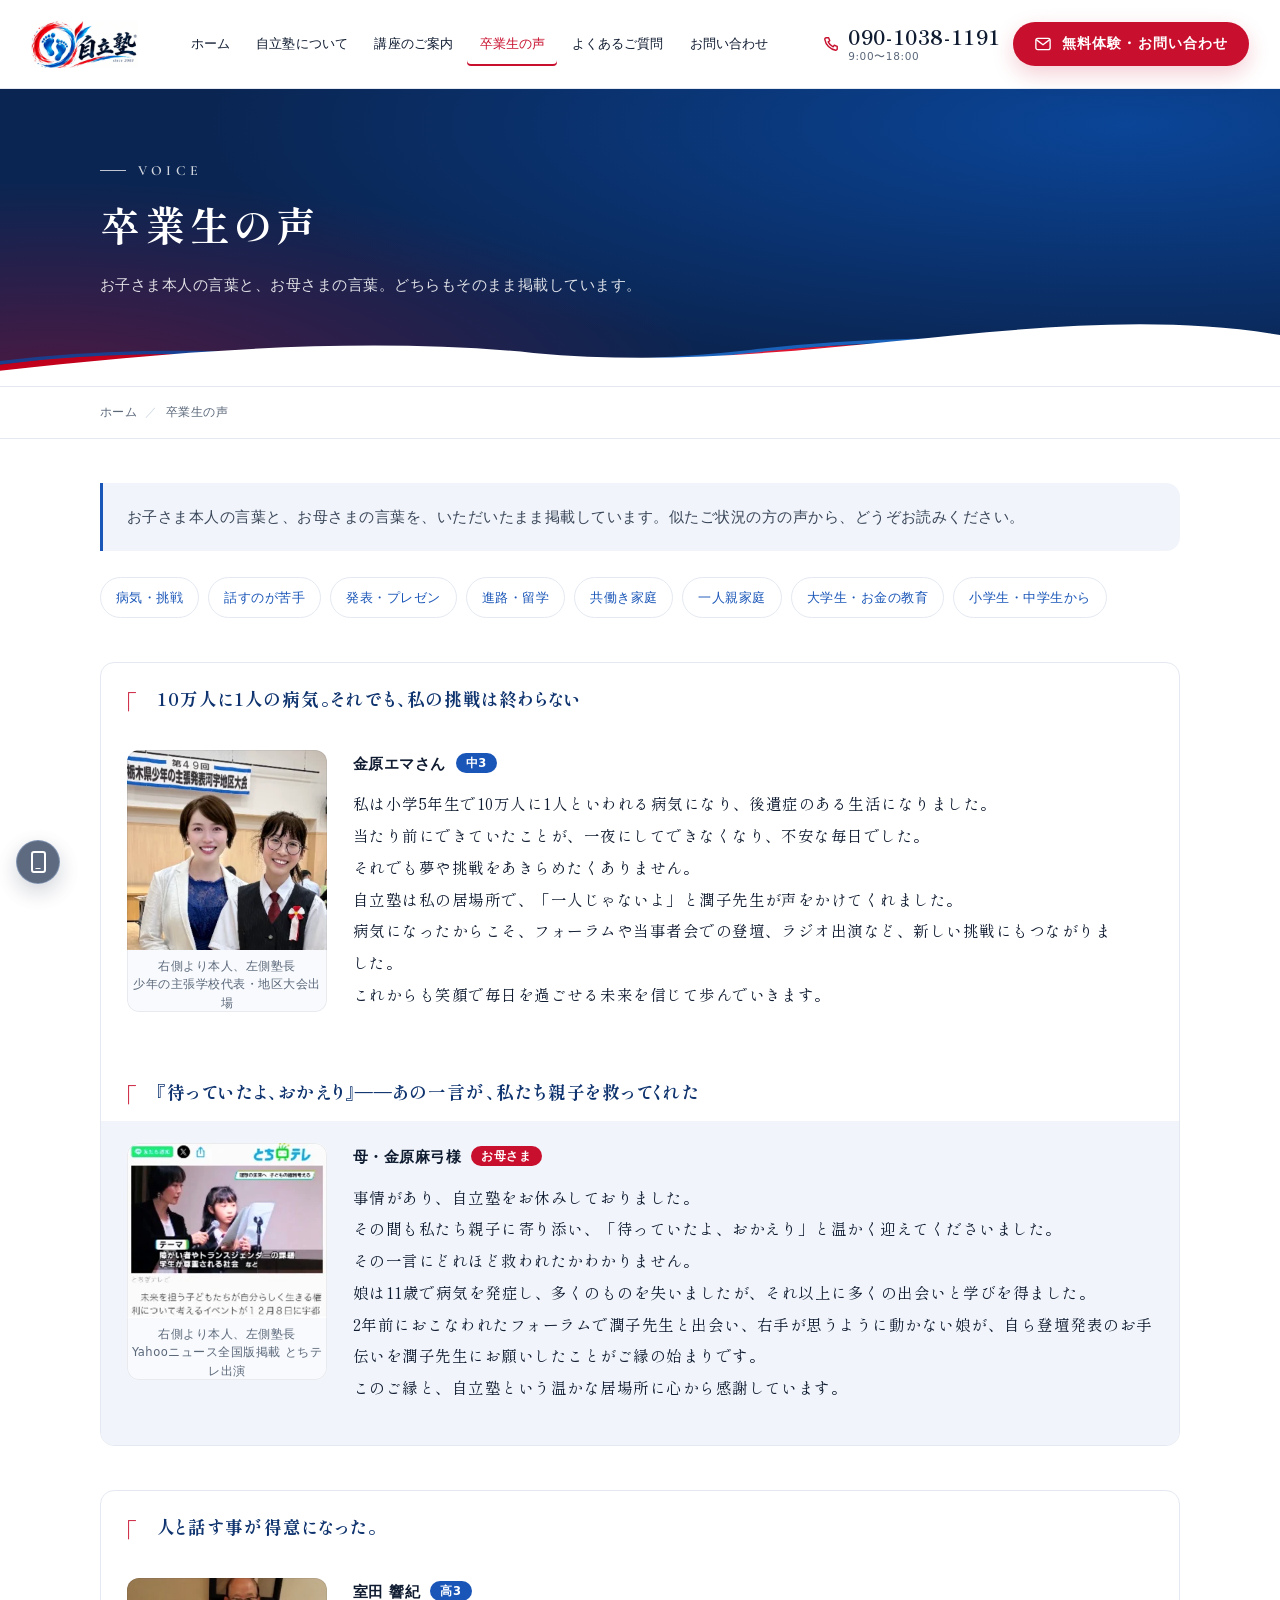
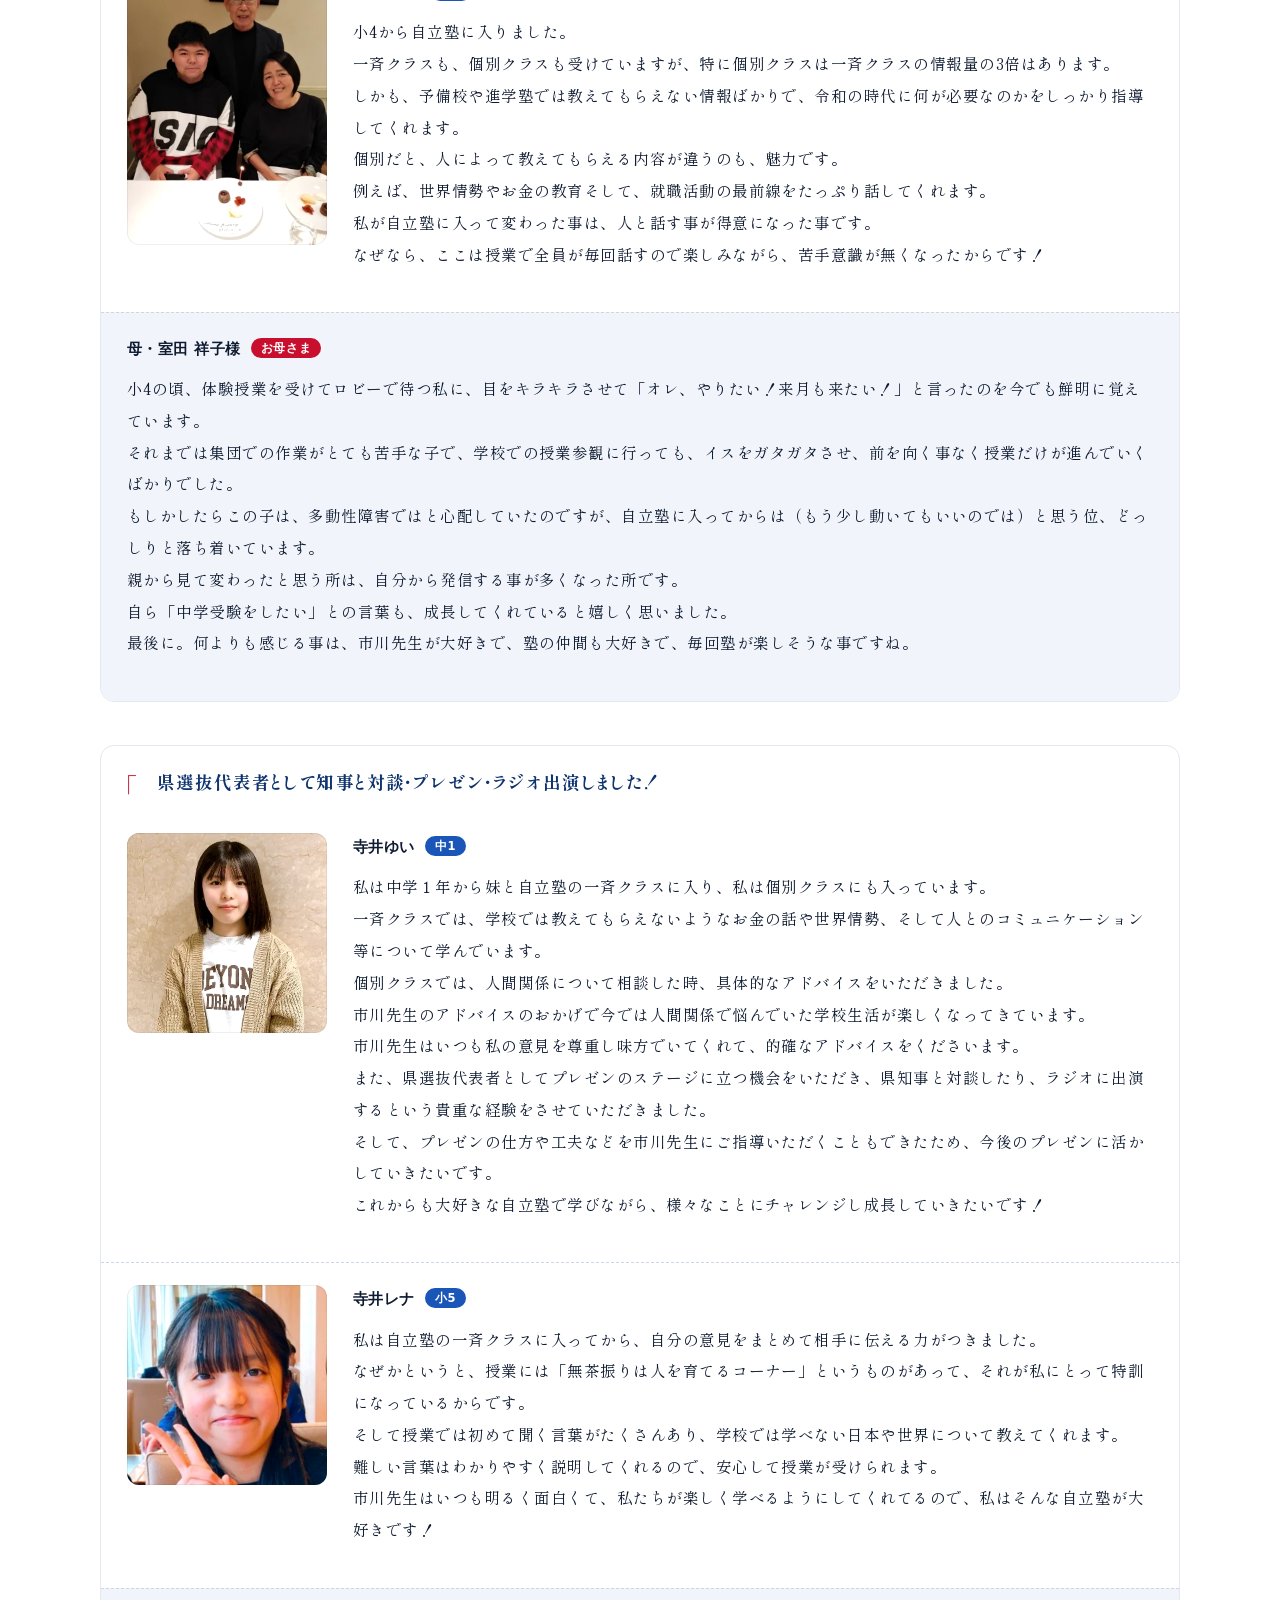
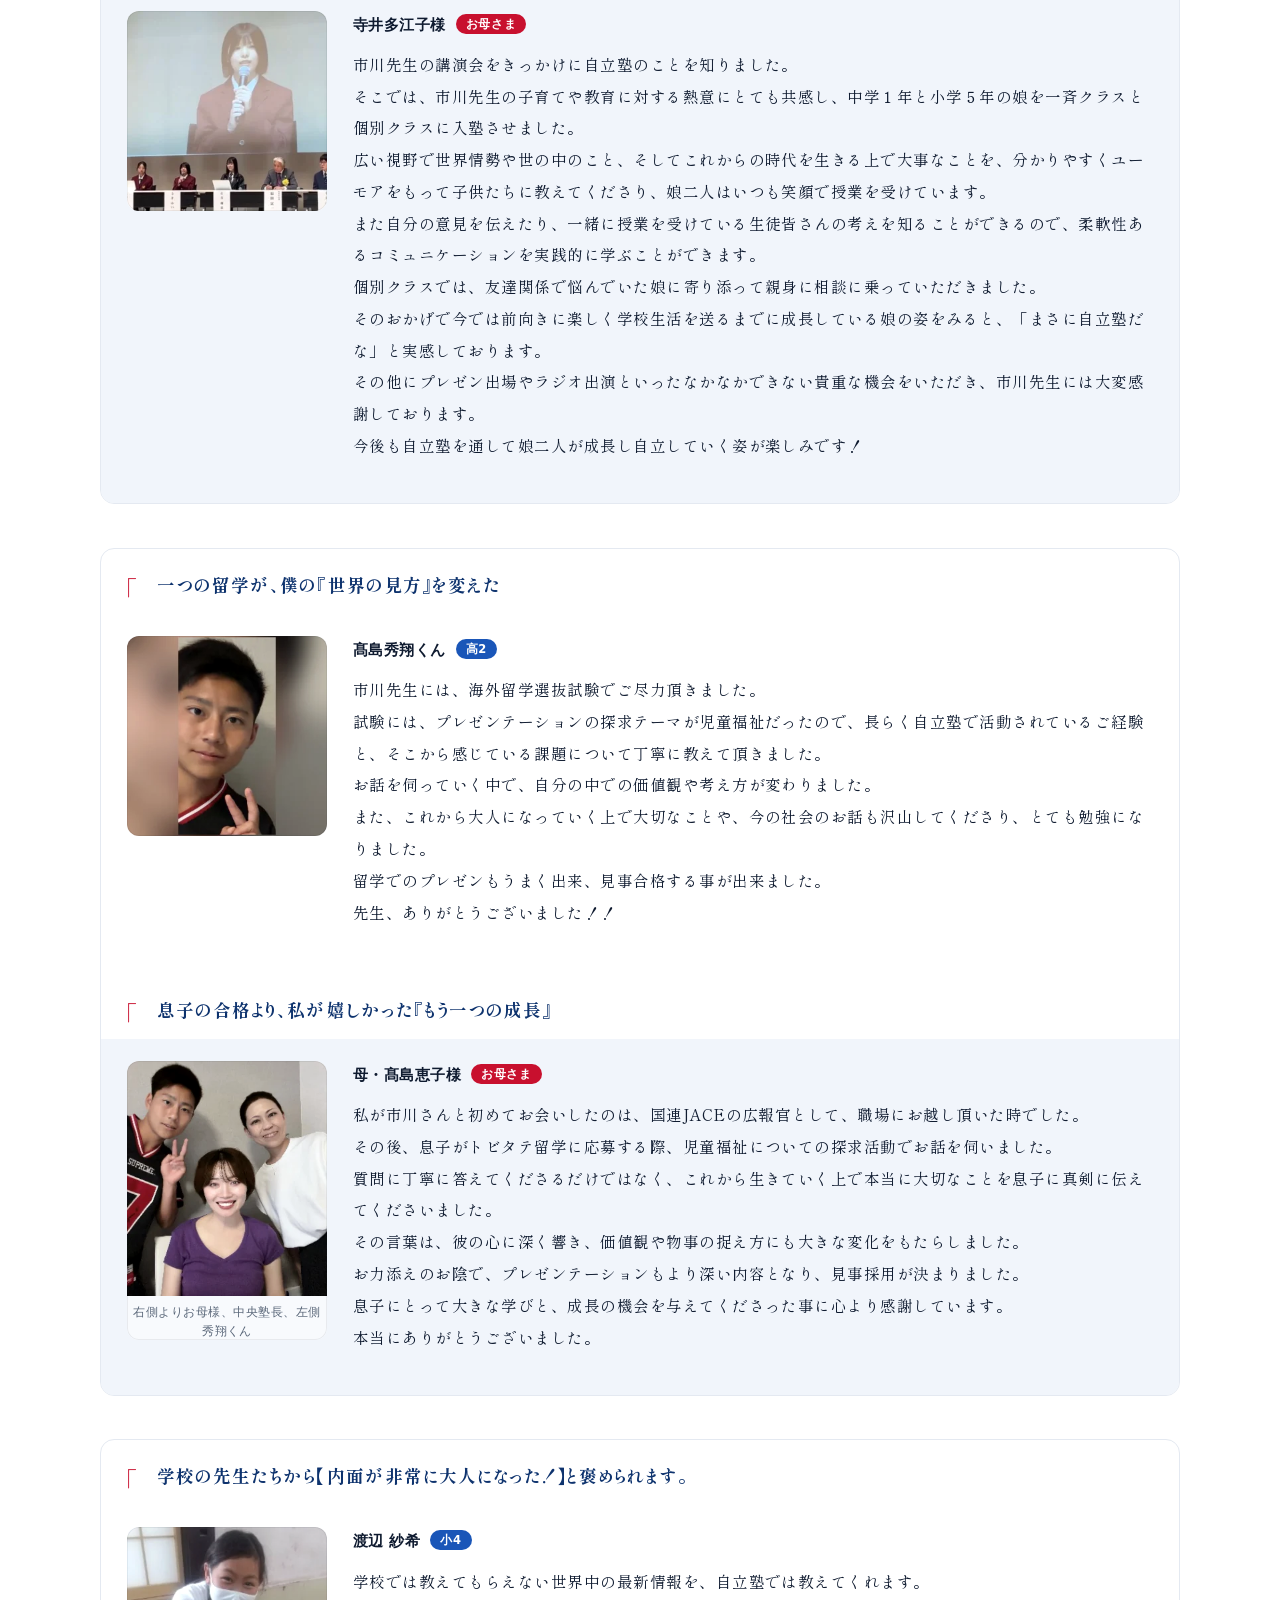
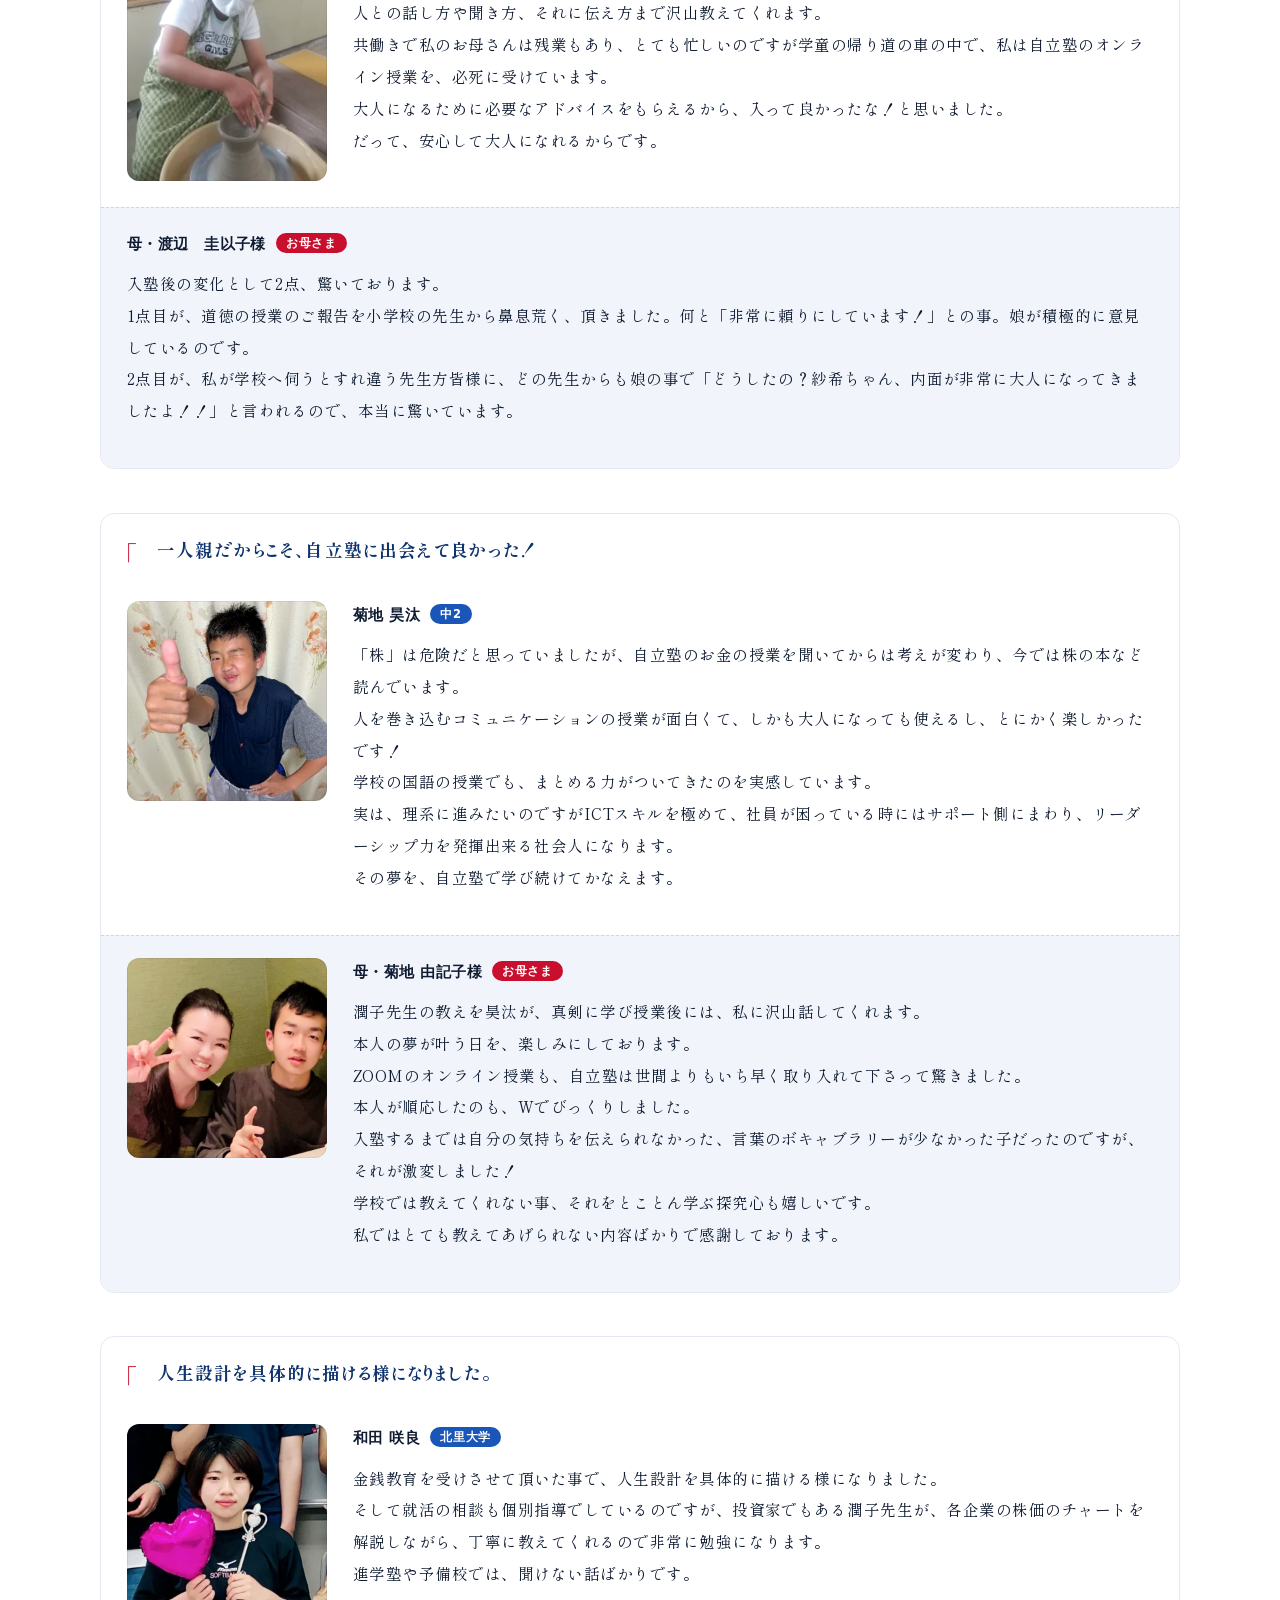
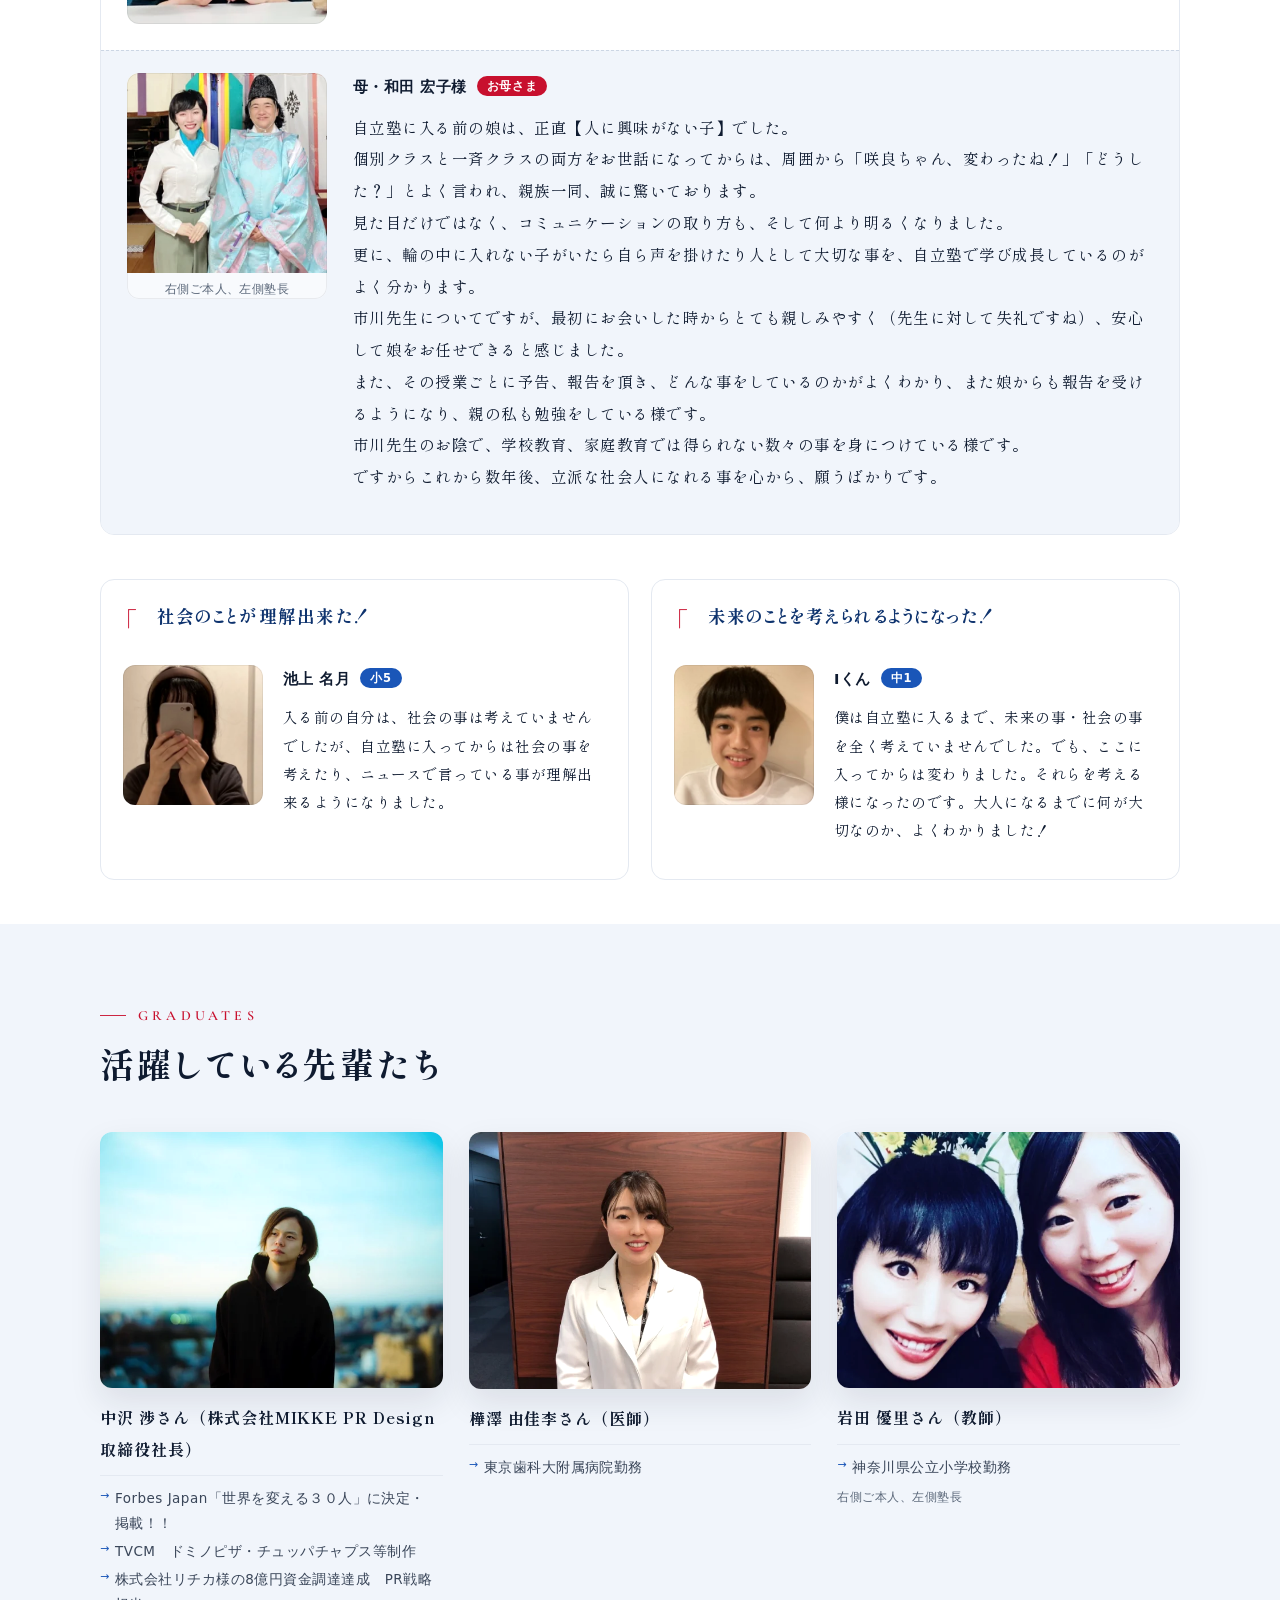
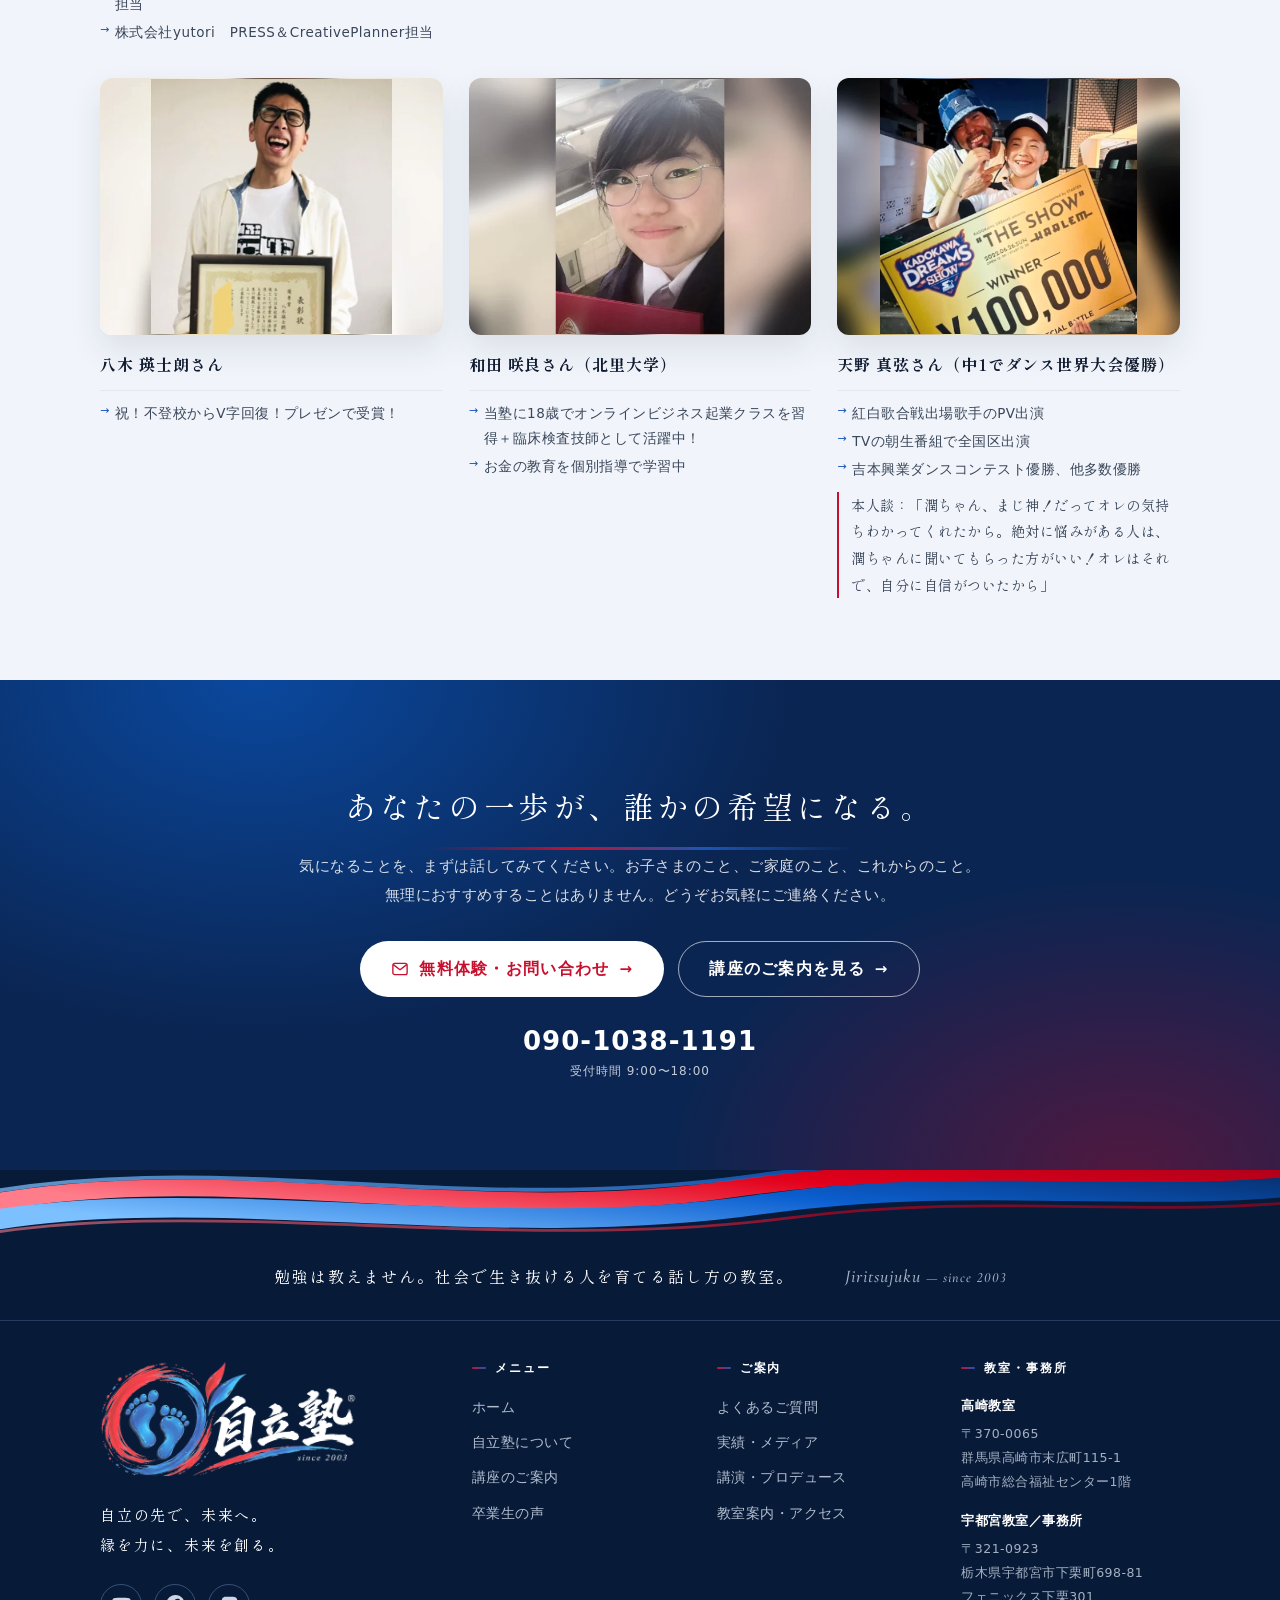
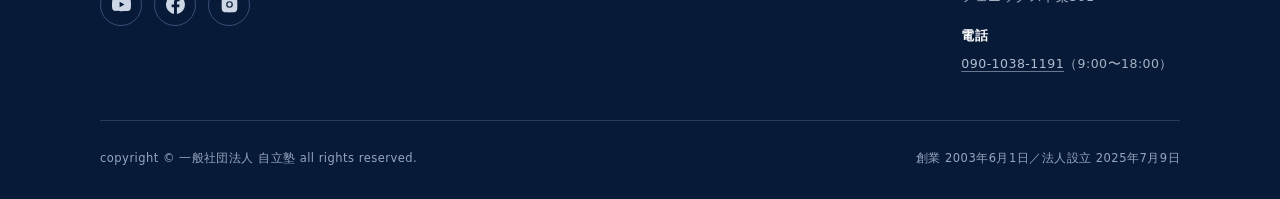
<file: voice.html>
<!DOCTYPE html>
<html lang="ja">
<head>
<meta charset="UTF-8">
<meta name="viewport" content="width=device-width, initial-scale=1">
<title>卒業生の声｜自立塾｜高崎・宇都宮の話し方教室</title>
<meta name="description" content="自立塾に通う塾生とお母さま方の声。不登校からの回復、人見知りの克服、進路、共働き家庭での学び方まで、実際の声をご紹介します。">
<meta name="keywords" content="自立塾,高崎市,宇都宮市,話し方教室,不登校,引きこもり支援,市川潤子,オンライン,プレゼンテーション,お金の教育">
<meta name="robots" content="index,follow">
<meta property="og:type" content="article">
<meta property="og:title" content="卒業生の声｜自立塾｜高崎・宇都宮の話し方教室">
<meta property="og:description" content="自立塾に通う塾生とお母さま方の声。不登校からの回復、人見知りの克服、進路、共働き家庭での学び方まで、実際の声をご紹介します。">
<meta property="og:site_name" content="自立塾">
<meta property="og:image" content="https://junkosan-omoroi.vercel.app/assets/img/hero-pc.jpg">
<meta name="twitter:card" content="summary_large_image">
<link rel="icon" href="assets/img/mark.png">
<link rel="apple-touch-icon" href="assets/img/mark.png">
<link rel="preconnect" href="https://fonts.googleapis.com">
<link rel="preconnect" href="https://fonts.gstatic.com" crossorigin>
<link rel="stylesheet" href="https://fonts.googleapis.com/css2?family=Cormorant+Garamond:ital,wght@0,500;0,600;1,500&family=Shippori+Mincho+B1:wght@500;600;700;800&family=Zen+Kaku+Gothic+New:wght@400;500;700&display=swap">
<link rel="stylesheet" href="assets/css/style.css">
<script type="application/ld+json">{"@context": "https://schema.org", "@type": "EducationalOrganization", "name": "一般社団法人 自立塾", "alternateName": "自立塾", "url": "https://jiritujuku.com/", "logo": "https://jiritujuku.com/assets/img/logo-h.png", "foundingDate": "2003-06-01", "founder": {"@type": "Person", "name": "市川 潤子"}, "telephone": "+81-90-1038-1191", "sameAs": ["https://www.youtube.com/channel/UCJp2LZc89UXHqa7oxnzZFcg", "https://www.facebook.com/jichikawa2/", "https://www.instagram.com/junko.ichikawa/", "https://ameblo.jp/jiritujuku/"], "address": [{"@type": "PostalAddress", "postalCode": "370-0065", "addressRegion": "群馬県", "addressLocality": "高崎市", "streetAddress": "末広町115-1 高崎市総合福祉センター1階"}, {"@type": "PostalAddress", "postalCode": "321-0923", "addressRegion": "栃木県", "addressLocality": "宇都宮市", "streetAddress": "下栗町698-81 フェニックス下栗301"}]}</script>
</head>
<body>
<svg class="svg-defs" aria-hidden="true" focusable="false"><defs>
<linearGradient id="gRed" x1="0" y1="0" x2="1" y2="0.35"><stop offset="0" stop-color="#A8001A"/><stop offset=".42" stop-color="#E2001A"/><stop offset=".78" stop-color="#F42640"/><stop offset="1" stop-color="#FF6E7E"/></linearGradient>
<linearGradient id="gBlue" x1="0" y1="0" x2="1" y2="0.35"><stop offset="0" stop-color="#07306F"/><stop offset=".42" stop-color="#0B5FD0"/><stop offset=".78" stop-color="#2D8BF5"/><stop offset="1" stop-color="#6FB8FF"/></linearGradient>
<linearGradient id="gRedR" x1="1" y1="0" x2="0" y2="0.35"><stop offset="0" stop-color="#A8001A"/><stop offset=".45" stop-color="#E2001A"/><stop offset="1" stop-color="#FF7D8B"/></linearGradient>
<linearGradient id="gBlueR" x1="1" y1="0" x2="0" y2="0.35"><stop offset="0" stop-color="#07306F"/><stop offset=".45" stop-color="#0B5FD0"/><stop offset="1" stop-color="#7CC0FF"/></linearGradient>
</defs></svg>
<a class="skip" href="#main">本文へスキップ</a>

<header class="header">
  <div class="header__bar">
    <a class="header__logo" href="index.html" aria-label="自立塾 ホーム">
      <img src="assets/img/logo-since.webp" alt="自立塾 since 2003" width="950" height="430">
    </a>
    <p class="header__tagline">社会で生き抜く力を<br>育てる話し方の教室</p>
    <nav class="header__nav" aria-label="メインメニュー">
      <a href="index.html">ホーム</a>
      <a href="about.html">自立塾について</a>
      <a href="course.html">講座のご案内</a>
      <a href="voice.html" aria-current="page">卒業生の声</a>
      <a href="faq.html">よくあるご質問</a>
      <a href="contact.html">お問い合わせ</a>
    </nav>
    <div class="header__side">
      <a class="header__tel" href="tel:09010381191"><svg class="ico" viewBox="0 0 24 24" aria-hidden="true" focusable="false"><path d="M6.6 3.5h3l1.5 3.8-2 1.4a12 12 0 0 0 6.2 6.2l1.4-2 3.8 1.5v3a1.8 1.8 0 0 1-2 1.8A16.5 16.5 0 0 1 4.8 5.5a1.8 1.8 0 0 1 1.8-2z" fill="none" stroke="currentColor" stroke-width="1.8" stroke-linejoin="round"/></svg><span><b>090-1038-1191</b><em>9:00〜18:00</em></span></a>
      <a class="btn btn--primary btn--sm" href="contact.html"><svg class="ico" viewBox="0 0 24 24" aria-hidden="true" focusable="false"><rect x="2.5" y="4.5" width="19" height="15" rx="2.5" fill="none" stroke="currentColor" stroke-width="1.8"/><path d="M3.5 6.5 12 13l8.5-6.5" fill="none" stroke="currentColor" stroke-width="1.8" stroke-linecap="round" stroke-linejoin="round"/></svg>無料体験・お問い合わせ</a>
      <button class="burger" type="button" aria-label="メニューを開く" aria-expanded="false" aria-controls="drawer"><i></i><i></i><i></i></button>
    </div>
  </div>
</header>

<div class="drawer" id="drawer">
  <nav aria-label="モバイルメニュー">
      <a href="index.html">ホーム</a>
      <a href="about.html">自立塾について</a>
      <a href="course.html">講座のご案内</a>
      <a href="voice.html" aria-current="page">卒業生の声</a>
      <a href="faq.html">よくあるご質問</a>
      <a href="contact.html">お問い合わせ</a>
      <a href="achievement.html">実績・メディア</a>
      <a href="produce.html">講演・プロデュース</a>
      <a href="info.html">教室案内・アクセス</a>
  </nav>
  <div class="drawer__cta">
    <a class="btn btn--primary btn--full" href="contact.html"><svg class="ico" viewBox="0 0 24 24" aria-hidden="true" focusable="false"><rect x="2.5" y="4.5" width="19" height="15" rx="2.5" fill="none" stroke="currentColor" stroke-width="1.8"/><path d="M3.5 6.5 12 13l8.5-6.5" fill="none" stroke="currentColor" stroke-width="1.8" stroke-linecap="round" stroke-linejoin="round"/></svg>無料体験・お問い合わせ</a>
    <a class="btn btn--tel btn--full" href="tel:09010381191"><svg class="ico" viewBox="0 0 24 24" aria-hidden="true" focusable="false"><path d="M6.6 3.5h3l1.5 3.8-2 1.4a12 12 0 0 0 6.2 6.2l1.4-2 3.8 1.5v3a1.8 1.8 0 0 1-2 1.8A16.5 16.5 0 0 1 4.8 5.5a1.8 1.8 0 0 1 1.8-2z" fill="none" stroke="currentColor" stroke-width="1.8" stroke-linejoin="round"/></svg>090-1038-1191</a>
  </div>
</div>

<main id="main">
  <div class="pagehead">
    <svg class="ribbon ribbon--head" viewBox="0 0 1440 210" preserveAspectRatio="none" aria-hidden="true" focusable="false">
<path d="M-40,172 C230,56 520,198 820,126 C1070,66 1250,130 1480,80" fill="none" stroke="url(#gRed)" stroke-width="30" stroke-linecap="round"/>
<path d="M-40,202 C210,98 540,228 850,154 C1090,98 1270,160 1480,112" fill="none" stroke="url(#gBlue)" stroke-width="35" stroke-linecap="round"/>
<path d="M-40,150 C250,40 500,180 840,104 C1080,46 1270,112 1480,60" fill="none" stroke="url(#gBlue)" stroke-width="7" stroke-linecap="round" opacity=".72"/>
<path d="M-40,222 C220,126 560,246 880,178 C1120,128 1280,186 1480,140" fill="none" stroke="url(#gRed)" stroke-width="5" stroke-linecap="round" opacity=".58"/>
</svg>
    <div class="container pagehead__inner">
      <span class="eyebrow">VOICE</span>
      <h1>卒業生の声</h1>
      <p>お子さま本人の言葉と、お母さまの言葉。どちらもそのまま掲載しています。</p>
    </div>
    <svg class="wave wave--bottom" viewBox="0 0 1440 84" preserveAspectRatio="none" aria-hidden="true" focusable="false"><path d="M0,84 H1440 V26 C1180,-18 900,74 600,46 C400,26 180,46 0,66 Z" fill="#ffffff"></path></svg>
  </div>
  <nav class="crumbs" aria-label="パンくずリスト"><div class="container"><ol><li><a href="index.html">ホーム</a></li><li><span aria-current="page">卒業生の声</span></li></ol></div></nav>
  <script type="application/ld+json">{"@context": "https://schema.org", "@type": "BreadcrumbList", "itemListElement": [{"@type": "ListItem", "position": 1, "name": "ホーム", "item": "https://jiritujuku.com/"}, {"@type": "ListItem", "position": 2, "name": "卒業生の声", "item": "https://jiritujuku.com/voice.html"}]}</script>
  <section class="section section--tight reveal">
    <div class="container">
      <p class="note">お子さま本人の言葉と、お母さまの言葉を、いただいたまま掲載しています。似たご状況の方の声から、どうぞお読みください。</p>
      <ul class="pill-list" style="margin-top:26px">
        <li><a href="#v-kinbara" style="text-decoration:none">病気・挑戦</a></li>
        <li><a href="#v-murota" style="text-decoration:none">話すのが苦手</a></li>
        <li><a href="#v-terai" style="text-decoration:none">発表・プレゼン</a></li>
        <li><a href="#v-takashima" style="text-decoration:none">進路・留学</a></li>
        <li><a href="#v-watanabe" style="text-decoration:none">共働き家庭</a></li>
        <li><a href="#v-kikuchi" style="text-decoration:none">一人親家庭</a></li>
        <li><a href="#v-wada" style="text-decoration:none">大学生・お金の教育</a></li>
        <li><a href="#v-short" style="text-decoration:none">小学生・中学生から</a></li>
      </ul>
    </div>
  </section>

  <!-- 金原様 -->
  <section class="section section--tight reveal" id="v-kinbara">
    <div class="container">
      <div class="voice">
        <div class="voice__head"><h2 class="voice__title">10万人に1人の病気。それでも、私の挑戦は終わらない</h2></div>
        <div class="voice__row">
          <figure class="voice__photo" style="margin:0">
            <img src="assets/img/syoukai-seito-kinbara1.webp" alt="金原エマさんと市川塾長" width="300" height="300" loading="lazy">
            <figcaption>右側より本人、左側塾長<br>少年の主張学校代表・地区大会出場</figcaption>
          </figure>
          <div>
            <p class="voice__name">金原エマさん<em>中3</em></p>
            <div class="voice__text">
              <p>私は小学5年生で10万人に1人といわれる病気になり、後遺症のある生活になりました。<br>
              当たり前にできていたことが、一夜にしてできなくなり、不安な毎日でした。<br>
              それでも夢や挑戦をあきらめたくありません。<br>
              自立塾は私の居場所で、「一人じゃないよ」と潤子先生が声をかけてくれました。<br>
              病気になったからこそ、フォーラムや当事者会での登壇、ラジオ出演など、新しい挑戦にもつながりました。<br>
              これからも笑顔で毎日を過ごせる未来を信じて歩んでいきます。</p>
            </div>
          </div>
        </div>
        <div class="voice__head" style="padding-top:26px"><h3 class="voice__title">『待っていたよ、おかえり』――あの一言が、私たち親子を救ってくれた</h3></div>
        <div class="voice__row voice__row--parent">
          <figure class="voice__photo" style="margin:0">
            <img src="assets/img/syoukai-seito-kinbara2.webp" alt="金原麻弓様と市川塾長" width="300" height="262" loading="lazy">
            <figcaption>右側より本人、左側塾長<br>Yahooニュース全国版掲載 とちテレ出演</figcaption>
          </figure>
          <div>
            <p class="voice__name">母・金原麻弓様<em>お母さま</em></p>
            <div class="voice__text">
              <p>事情があり、自立塾をお休みしておりました。<br>
              その間も私たち親子に寄り添い、「待っていたよ、おかえり」と温かく迎えてくださいました。<br>
              その一言にどれほど救われたかわかりません。<br>
              娘は11歳で病気を発症し、多くのものを失いましたが、それ以上に多くの出会いと学びを得ました。<br>
              2年前におこなわれたフォーラムで潤子先生と出会い、右手が思うように動かない娘が、自ら登壇発表のお手伝いを潤子先生にお願いしたことがご縁の始まりです。<br>
              このご縁と、自立塾という温かな居場所に心から感謝しています。</p>
            </div>
          </div>
        </div>
      </div>
    </div>
  </section>

  <!-- 室田様 -->
  <section class="section section--tight reveal" id="v-murota">
    <div class="container">
      <div class="voice">
        <div class="voice__head"><h2 class="voice__title">人と話す事が得意になった。</h2></div>
        <div class="voice__row">
          <figure class="voice__photo" style="margin:0"><img src="assets/img/senpai-6.webp" alt="室田響紀さん" width="300" height="400" loading="lazy"></figure>
          <div>
            <p class="voice__name">室田 響紀<em>高3</em></p>
            <div class="voice__text">
              <p>小4から自立塾に入りました。<br>
              一斉クラスも、個別クラスも受けていますが、特に個別クラスは一斉クラスの情報量の3倍はあります。<br>
              しかも、予備校や進学塾では教えてもらえない情報ばかりで、令和の時代に何が必要なのかをしっかり指導してくれます。<br>
              個別だと、人によって教えてもらえる内容が違うのも、魅力です。<br>
              例えば、世界情勢やお金の教育そして、就職活動の最前線をたっぷり話してくれます。<br>
              私が自立塾に入って変わった事は、人と話す事が得意になった事です。<br>
              なぜなら、ここは授業で全員が毎回話すので楽しみながら、苦手意識が無くなったからです！</p>
            </div>
          </div>
        </div>
        <div class="voice__row voice__row--parent">
          <div style="grid-column:1 / -1">
            <p class="voice__name">母・室田 祥子様<em>お母さま</em></p>
            <div class="voice__text">
              <p>小4の頃、体験授業を受けてロビーで待つ私に、目をキラキラさせて「オレ、やりたい！来月も来たい！」と言ったのを今でも鮮明に覚えています。<br>
              それまでは集団での作業がとても苦手な子で、学校での授業参観に行っても、イスをガタガタさせ、前を向く事なく授業だけが進んでいくばかりでした。<br>
              もしかしたらこの子は、多動性障害ではと心配していたのですが、自立塾に入ってからは（もう少し動いてもいいのでは）と思う位、どっしりと落ち着いています。<br>
              親から見て変わったと思う所は、自分から発信する事が多くなった所です。<br>
              自ら「中学受験をしたい」との言葉も、成長してくれていると嬉しく思いました。<br>
              最後に。何よりも感じる事は、市川先生が大好きで、塾の仲間も大好きで、毎回塾が楽しそうな事ですね。</p>
            </div>
          </div>
        </div>
      </div>
    </div>
  </section>

  <!-- 寺井様 -->
  <section class="section section--tight reveal" id="v-terai">
    <div class="container">
      <div class="voice">
        <div class="voice__head"><h2 class="voice__title">県選抜代表者として知事と対談・プレゼン・ラジオ出演しました！</h2></div>
        <div class="voice__row">
          <figure class="voice__photo" style="margin:0"><img src="assets/img/syoukai-seito-yui.webp" alt="寺井ゆいさん" width="300" height="300" loading="lazy"></figure>
          <div>
            <p class="voice__name">寺井ゆい<em>中1</em></p>
            <div class="voice__text">
              <p>私は中学１年から妹と自立塾の一斉クラスに入り、私は個別クラスにも入っています。<br>
              一斉クラスでは、学校では教えてもらえないようなお金の話や世界情勢、そして人とのコミュニケーション等について学んでいます。<br>
              個別クラスでは、人間関係について相談した時、具体的なアドバイスをいただきました。<br>
              市川先生のアドバイスのおかげで今では人間関係で悩んでいた学校生活が楽しくなってきています。<br>
              市川先生はいつも私の意見を尊重し味方でいてくれて、的確なアドバイスをくださいます。<br>
              また、県選抜代表者としてプレゼンのステージに立つ機会をいただき、県知事と対談したり、ラジオに出演するという貴重な経験をさせていただきました。<br>
              そして、プレゼンの仕方や工夫などを市川先生にご指導いただくこともできたため、今後のプレゼンに活かしていきたいです。<br>
              これからも大好きな自立塾で学びながら、様々なことにチャレンジし成長していきたいです！</p>
            </div>
          </div>
        </div>
        <div class="voice__row">
          <figure class="voice__photo" style="margin:0"><img src="assets/img/syoukai-seito-rena.webp" alt="寺井レナさん" width="300" height="300" loading="lazy"></figure>
          <div>
            <p class="voice__name">寺井レナ<em>小5</em></p>
            <div class="voice__text">
              <p>私は自立塾の一斉クラスに入ってから、自分の意見をまとめて相手に伝える力がつきました。<br>
              なぜかというと、授業には「無茶振りは人を育てるコーナー」というものがあって、それが私にとって特訓になっているからです。<br>
              そして授業では初めて聞く言葉がたくさんあり、学校では学べない日本や世界について教えてくれます。<br>
              難しい言葉はわかりやすく説明してくれるので、安心して授業が受けられます。<br>
              市川先生はいつも明るく面白くて、私たちが楽しく学べるようにしてくれてるので、私はそんな自立塾が大好きです！</p>
            </div>
          </div>
        </div>
        <div class="voice__row voice__row--parent">
          <figure class="voice__photo" style="margin:0"><img src="assets/img/syoukai-seito-terai.webp" alt="寺井多江子様" width="300" height="300" loading="lazy"></figure>
          <div>
            <p class="voice__name">寺井多江子様<em>お母さま</em></p>
            <div class="voice__text">
              <p>市川先生の講演会をきっかけに自立塾のことを知りました。<br>
              そこでは、市川先生の子育てや教育に対する熱意にとても共感し、中学１年と小学５年の娘を一斉クラスと個別クラスに入塾させました。<br>
              広い視野で世界情勢や世の中のこと、そしてこれからの時代を生きる上で大事なことを、分かりやすくユーモアをもって子供たちに教えてくださり、娘二人はいつも笑顔で授業を受けています。<br>
              また自分の意見を伝えたり、一緒に授業を受けている生徒皆さんの考えを知ることができるので、柔軟性あるコミュニケーションを実践的に学ぶことができます。<br>
              個別クラスでは、友達関係で悩んでいた娘に寄り添って親身に相談に乗っていただきました。<br>
              そのおかげで今では前向きに楽しく学校生活を送るまでに成長している娘の姿をみると、「まさに自立塾だな」と実感しております。<br>
              その他にプレゼン出場やラジオ出演といったなかなかできない貴重な機会をいただき、市川先生には大変感謝しております。<br>
              今後も自立塾を通して娘二人が成長し自立していく姿が楽しみです！</p>
            </div>
          </div>
        </div>
      </div>
    </div>
  </section>

  <!-- 髙島様 -->
  <section class="section section--tight reveal" id="v-takashima">
    <div class="container">
      <div class="voice">
        <div class="voice__head"><h2 class="voice__title">一つの留学が、僕の『世界の見方』を変えた</h2></div>
        <div class="voice__row">
          <figure class="voice__photo" style="margin:0"><img src="assets/img/syoukai-seito-takashima1.webp" alt="髙島秀翔くん" width="300" height="300" loading="lazy"></figure>
          <div>
            <p class="voice__name">髙島秀翔くん<em>高2</em></p>
            <div class="voice__text">
              <p>市川先生には、海外留学選抜試験でご尽力頂きました。<br>
              試験には、プレゼンテーションの探求テーマが児童福祉だったので、長らく自立塾で活動されているご経験と、そこから感じている課題について丁寧に教えて頂きました。<br>
              お話を伺っていく中で、自分の中での価値観や考え方が変わりました。<br>
              また、これから大人になっていく上で大切なことや、今の社会のお話も沢山してくださり、とても勉強になりました。<br>
              留学でのプレゼンもうまく出来、見事合格する事が出来ました。<br>
              先生、ありがとうございました！！</p>
            </div>
          </div>
        </div>
        <div class="voice__head" style="padding-top:26px"><h3 class="voice__title">息子の合格より、私が嬉しかった『もう一つの成長』</h3></div>
        <div class="voice__row voice__row--parent">
          <figure class="voice__photo" style="margin:0">
            <img src="assets/img/syoukai-seito-takashima2.webp" alt="髙島恵子様・市川塾長・秀翔くん" width="300" height="353" loading="lazy">
            <figcaption>右側よりお母様、中央塾長、左側秀翔くん</figcaption>
          </figure>
          <div>
            <p class="voice__name">母・髙島恵子様<em>お母さま</em></p>
            <div class="voice__text">
              <p>私が市川さんと初めてお会いしたのは、国連JACEの広報官として、職場にお越し頂いた時でした。<br>
              その後、息子がトビタテ留学に応募する際、児童福祉についての探求活動でお話を伺いました。<br>
              質問に丁寧に答えてくださるだけではなく、これから生きていく上で本当に大切なことを息子に真剣に伝えてくださいました。<br>
              その言葉は、彼の心に深く響き、価値観や物事の捉え方にも大きな変化をもたらしました。<br>
              お力添えのお陰で、プレゼンテーションもより深い内容となり、見事採用が決まりました。<br>
              息子にとって大きな学びと、成長の機会を与えてくださった事に心より感謝しています。<br>
              本当にありがとうございました。</p>
            </div>
          </div>
        </div>
      </div>
    </div>
  </section>

  <!-- 渡辺様 -->
  <section class="section section--tight reveal" id="v-watanabe">
    <div class="container">
      <div class="voice">
        <div class="voice__head"><h2 class="voice__title">学校の先生たちから【内面が非常に大人になった！】と褒められます。</h2></div>
        <div class="voice__row">
          <figure class="voice__photo" style="margin:0"><img src="assets/img/syoukai-seito-saki.webp" alt="渡辺紗希さん" width="300" height="380" loading="lazy"></figure>
          <div>
            <p class="voice__name">渡辺 紗希<em>小4</em></p>
            <div class="voice__text">
              <p>学校では教えてもらえない世界中の最新情報を、自立塾では教えてくれます。<br>
              人との話し方や聞き方、それに伝え方まで沢山教えてくれます。<br>
              共働きで私のお母さんは残業もあり、とても忙しいのですが学童の帰り道の車の中で、私は自立塾のオンライン授業を、必死に受けています。<br>
              大人になるために必要なアドバイスをもらえるから、入って良かったな！と思いました。<br>
              だって、安心して大人になれるからです。</p>
            </div>
          </div>
        </div>
        <div class="voice__row voice__row--parent">
          <div style="grid-column:1 / -1">
            <p class="voice__name">母・渡辺　圭以子様<em>お母さま</em></p>
            <div class="voice__text">
              <p>入塾後の変化として2点、驚いております。<br>
              1点目が、道徳の授業のご報告を小学校の先生から鼻息荒く、頂きました。何と「非常に頼りにしています！」との事。娘が積極的に意見しているのです。<br>
              2点目が、私が学校へ伺うとすれ違う先生方皆様に、どの先生からも娘の事で「どうしたの？紗希ちゃん、内面が非常に大人になってきましたよ！！」と言われるので、本当に驚いています。</p>
            </div>
          </div>
        </div>
      </div>
    </div>
  </section>

  <!-- 菊地様 -->
  <section class="section section--tight reveal" id="v-kikuchi">
    <div class="container">
      <div class="voice">
        <div class="voice__head"><h2 class="voice__title">一人親だからこそ、自立塾に出会えて良かった！</h2></div>
        <div class="voice__row">
          <figure class="voice__photo" style="margin:0"><img src="assets/img/syoukai-seito-kouta.webp" alt="菊地昊汰さん" width="300" height="300" loading="lazy"></figure>
          <div>
            <p class="voice__name">菊地 昊汰<em>中2</em></p>
            <div class="voice__text">
              <p>「株」は危険だと思っていましたが、自立塾のお金の授業を聞いてからは考えが変わり、今では株の本など読んでいます。<br>
              人を巻き込むコミュニケーションの授業が面白くて、しかも大人になっても使えるし、とにかく楽しかったです！<br>
              学校の国語の授業でも、まとめる力がついてきたのを実感しています。<br>
              実は、理系に進みたいのですがICTスキルを極めて、社員が困っている時にはサポート側にまわり、リーダーシップ力を発揮出来る社会人になります。<br>
              その夢を、自立塾で学び続けてかなえます。</p>
            </div>
          </div>
        </div>
        <div class="voice__row voice__row--parent">
          <figure class="voice__photo" style="margin:0"><img src="assets/img/syoukai-seito-yukiko.webp" alt="菊地由記子様" width="300" height="300" loading="lazy"></figure>
          <div>
            <p class="voice__name">母・菊地 由記子様<em>お母さま</em></p>
            <div class="voice__text">
              <p>潤子先生の教えを昊汰が、真剣に学び授業後には、私に沢山話してくれます。<br>
              本人の夢が叶う日を、楽しみにしております。<br>
              ZOOMのオンライン授業も、自立塾は世間よりもいち早く取り入れて下さって驚きました。<br>
              本人が順応したのも、Wでびっくりしました。<br>
              入塾するまでは自分の気持ちを伝えられなかった、言葉のボキャブラリーが少なかった子だったのですが、それが激変しました！<br>
              学校では教えてくれない事、それをとことん学ぶ探究心も嬉しいです。<br>
              私ではとても教えてあげられない内容ばかりで感謝しております。</p>
            </div>
          </div>
        </div>
      </div>
    </div>
  </section>

  <!-- 和田様 -->
  <section class="section section--tight reveal" id="v-wada">
    <div class="container">
      <div class="voice">
        <div class="voice__head"><h2 class="voice__title">人生設計を具体的に描ける様になりました。</h2></div>
        <div class="voice__row">
          <figure class="voice__photo" style="margin:0"><img src="assets/img/syoukai-seito-wada1.webp" alt="和田咲良さん" width="300" height="300" loading="lazy"></figure>
          <div>
            <p class="voice__name">和田 咲良<em>北里大学</em></p>
            <div class="voice__text">
              <p>金銭教育を受けさせて頂いた事で、人生設計を具体的に描ける様になりました。<br>
              そして就活の相談も個別指導でしているのですが、投資家でもある潤子先生が、各企業の株価のチャートを解説しながら、丁寧に教えてくれるので非常に勉強になります。<br>
              進学塾や予備校では、聞けない話ばかりです。</p>
            </div>
          </div>
        </div>
        <div class="voice__row voice__row--parent">
          <figure class="voice__photo" style="margin:0">
            <img src="assets/img/syoukai-seito-wada2.webp" alt="和田宏子様と市川塾長" width="300" height="300" loading="lazy">
            <figcaption>右側ご本人、左側塾長</figcaption>
          </figure>
          <div>
            <p class="voice__name">母・和田 宏子様<em>お母さま</em></p>
            <div class="voice__text">
              <p>自立塾に入る前の娘は、正直【人に興味がない子】でした。<br>
              個別クラスと一斉クラスの両方をお世話になってからは、周囲から「咲良ちゃん、変わったね！」「どうした？」とよく言われ、親族一同、誠に驚いております。<br>
              見た目だけではなく、コミュニケーションの取り方も、そして何より明るくなりました。<br>
              更に、輪の中に入れない子がいたら自ら声を掛けたり人として大切な事を、自立塾で学び成長しているのがよく分かります。<br>
              市川先生についてですが、最初にお会いした時からとても親しみやすく（先生に対して失礼ですね）、安心して娘をお任せできると感じました。<br>
              また、その授業ごとに予告、報告を頂き、どんな事をしているのかがよくわかり、また娘からも報告を受けるようになり、親の私も勉強をしている様です。<br>
              市川先生のお陰で、学校教育、家庭教育では得られない数々の事を身につけている様です。<br>
              ですからこれから数年後、立派な社会人になれる事を心から、願うばかりです。</p>
            </div>
          </div>
        </div>
      </div>
    </div>
  </section>

  <!-- 短い声 -->
  <section class="section section--tight reveal" id="v-short">
    <div class="container">
      <div class="cards cards--2">
        <div class="voice voice--compact">
          <div class="voice__head"><h2 class="voice__title">社会のことが理解出来た！</h2></div>
          <div class="voice__row">
            <figure class="voice__photo" style="margin:0"><img src="assets/img/syoukai-seito-natuki.webp" alt="池上名月さん" width="300" height="300" loading="lazy"></figure>
            <div>
              <p class="voice__name">池上 名月<em>小5</em></p>
              <div class="voice__text"><p>入る前の自分は、社会の事は考えていませんでしたが、自立塾に入ってからは社会の事を考えたり、ニュースで言っている事が理解出来るようになりました。</p></div>
            </div>
          </div>
        </div>
        <div class="voice voice--compact">
          <div class="voice__head"><h2 class="voice__title">未来のことを考えられるようになった！</h2></div>
          <div class="voice__row">
            <figure class="voice__photo" style="margin:0"><img src="assets/img/syoukai-seito-i.webp" alt="Iくん" width="300" height="300" loading="lazy"></figure>
            <div>
              <p class="voice__name">Iくん<em>中1</em></p>
              <div class="voice__text"><p>僕は自立塾に入るまで、未来の事・社会の事を全く考えていませんでした。でも、ここに入ってからは変わりました。それらを考える様になったのです。大人になるまでに何が大切なのか、よくわかりました！</p></div>
            </div>
          </div>
        </div>
      </div>
    </div>
  </section>

  <!-- 先輩たち -->
  <section class="section section--paper reveal">
    <div class="container">
      <div class="sec-head">
        <span class="eyebrow">GRADUATES</span>
        <h2 class="sec-title">活躍している先輩たち</h2>
      </div>
      <div class="senpai">
        <figure>
          <img src="assets/img/senpai-1.webp" alt="中沢渉さん" width="600" height="450" loading="lazy">
          <figcaption>
            <span class="name">中沢 渉さん（株式会社MIKKE PR Design 取締役社長）</span>
            <ul>
              <li>Forbes Japan「世界を変える３０人」に決定・掲載！！</li>
              <li>TVCM　ドミノピザ・チュッパチャプス等制作</li>
              <li>株式会社リチカ様の8億円資金調達達成　PR戦略担当</li>
              <li>株式会社yutori　PRESS＆CreativePlanner担当</li>
            </ul>
          </figcaption>
        </figure>
        <figure>
          <img src="assets/img/senpai-2.webp" alt="樺澤由佳李さん" width="600" height="450" loading="lazy">
          <figcaption><span class="name">樺澤 由佳李さん（医師）</span><ul><li>東京歯科大附属病院勤務</li></ul></figcaption>
        </figure>
        <figure>
          <img src="assets/img/senpai-3.webp" alt="岩田優里さんと市川塾長" width="600" height="450" loading="lazy">
          <figcaption><span class="name">岩田 優里さん（教師）</span><ul><li>神奈川県公立小学校勤務</li></ul><p class="figcap" style="text-align:left;margin-top:6px">右側ご本人、左側塾長</p></figcaption>
        </figure>
        <figure>
          <img src="assets/img/senpai-4.webp" alt="八木瑛士朗さん" width="600" height="450" loading="lazy">
          <figcaption><span class="name">八木 瑛士朗さん</span><ul><li>祝！不登校からV字回復！プレゼンで受賞！</li></ul></figcaption>
        </figure>
        <figure>
          <img src="assets/img/senpai-5.webp" alt="和田咲良さん" width="600" height="450" loading="lazy">
          <figcaption><span class="name">和田 咲良さん（北里大学）</span><ul><li>当塾に18歳でオンラインビジネス起業クラスを習得＋臨床検査技師として活躍中！</li><li>お金の教育を個別指導で学習中</li></ul></figcaption>
        </figure>
        <figure>
          <img src="assets/img/senpai-amano.webp" alt="天野真弦さん" width="600" height="450" loading="lazy">
          <figcaption>
            <span class="name">天野 真弦さん（中1でダンス世界大会優勝）</span>
            <ul><li>紅白歌合戦出場歌手のPV出演</li><li>TVの朝生番組で全国区出演</li><li>吉本興業ダンスコンテスト優勝、他多数優勝</li></ul>
            <p class="quote">本人談：「潤ちゃん、まじ神！だってオレの気持ちわかってくれたから。絶対に悩みがある人は、潤ちゃんに聞いてもらった方がいい！オレはそれで、自分に自信がついたから」</p>
          </figcaption>
        </figure>
      </div>
    </div>
  </section>

  <section class="ctaband">
    <div class="container ctaband__inner">
      <p class="catch">あなたの一歩が、<wbr>誰かの希望になる。</p>
      <p>気になることを、まずは話してみてください。お子さまのこと、ご家庭のこと、これからのこと。<br>
      無理におすすめすることはありません。どうぞお気軽にご連絡ください。</p>
      <div class="btn-row">
        <a class="btn btn--white" href="contact.html"><svg class="ico" viewBox="0 0 24 24" aria-hidden="true" focusable="false"><rect x="2.5" y="4.5" width="19" height="15" rx="2.5" fill="none" stroke="currentColor" stroke-width="1.8"/><path d="M3.5 6.5 12 13l8.5-6.5" fill="none" stroke="currentColor" stroke-width="1.8" stroke-linecap="round" stroke-linejoin="round"/></svg>無料体験・お問い合わせ</a>
        <a class="btn btn--outline-light" href="course.html">講座のご案内を見る</a>
      </div>
      <a class="ctaband__tel" href="tel:09010381191"><b>090-1038-1191</b><span>受付時間 9:00〜18:00</span></a>
    </div>
  </section>
</main>

<footer class="footer">
  <svg class="ribbon ribbon--footer" viewBox="0 0 1440 210" preserveAspectRatio="none" aria-hidden="true" focusable="false">
<path d="M-40,172 C230,56 520,198 820,126 C1070,66 1250,130 1480,80" fill="none" stroke="url(#gRedR)" stroke-width="30" stroke-linecap="round"/>
<path d="M-40,202 C210,98 540,228 850,154 C1090,98 1270,160 1480,112" fill="none" stroke="url(#gBlueR)" stroke-width="35" stroke-linecap="round"/>
<path d="M-40,150 C250,40 500,180 840,104 C1080,46 1270,112 1480,60" fill="none" stroke="url(#gBlueR)" stroke-width="7" stroke-linecap="round" opacity=".72"/>
<path d="M-40,222 C220,126 560,246 880,178 C1120,128 1280,186 1480,140" fill="none" stroke="url(#gRedR)" stroke-width="5" stroke-linecap="round" opacity=".58"/>
</svg>
  <div class="footer__catch">
    <p>勉強は教えません。<wbr>社会で生き抜ける人を<wbr>育てる<wbr>話し方の教室。</p>
    <span class="footer__script">Jiritsujuku <em>— since 2003</em></span>
  </div>
  <div class="container">
    <div class="footer__top">
      <div>
        <img class="footer__logo" src="assets/img/logo-since-white.webp" alt="自立塾 since 2003" width="950" height="430">
        <p class="footer__tagline">自立の先で、未来へ。<br>縁を力に、未来を創る。</p>
        <div class="footer__sns">
          <a href="https://www.youtube.com/channel/UCJp2LZc89UXHqa7oxnzZFcg" target="_blank" rel="noopener" aria-label="YouTube"><svg viewBox="0 0 24 24" aria-hidden="true"><path fill="currentColor" d="M23.5 6.2a3 3 0 0 0-2.1-2.1C19.5 3.6 12 3.6 12 3.6s-7.5 0-9.4.5A3 3 0 0 0 .5 6.2C0 8.1 0 12 0 12s0 3.9.5 5.8a3 3 0 0 0 2.1 2.1c1.9.5 9.4.5 9.4.5s7.5 0 9.4-.5a3 3 0 0 0 2.1-2.1C24 15.9 24 12 24 12s0-3.9-.5-5.8ZM9.6 15.6V8.4l6.2 3.6-6.2 3.6Z"></path></svg></a>
          <a href="https://www.facebook.com/jichikawa2/" target="_blank" rel="noopener" aria-label="Facebook"><svg viewBox="0 0 24 24" aria-hidden="true"><path fill="currentColor" d="M24 12a12 12 0 1 0-13.9 11.9v-8.4H7.1V12h3V9.4c0-3 1.8-4.6 4.5-4.6 1.3 0 2.6.2 2.6.2v2.9h-1.5c-1.5 0-1.9.9-1.9 1.8V12h3.3l-.5 3.5h-2.8v8.4A12 12 0 0 0 24 12Z"></path></svg></a>
          <a href="https://www.instagram.com/junko.ichikawa/" target="_blank" rel="noopener" aria-label="Instagram"><svg viewBox="0 0 24 24" aria-hidden="true"><path fill="currentColor" d="M12 2.2c3.2 0 3.6 0 4.9.1 1.2.1 1.8.2 2.2.4.6.2 1 .5 1.4.9.4.4.7.8.9 1.4.2.4.4 1 .4 2.2.1 1.3.1 1.7.1 4.9s0 3.6-.1 4.9c-.1 1.2-.2 1.8-.4 2.2-.2.6-.5 1-.9 1.4-.4.4-.8.7-1.4.9-.4.2-1 .4-2.2.4-1.3.1-1.7.1-4.9.1s-3.6 0-4.9-.1c-1.2-.1-1.8-.2-2.2-.4-.6-.2-1-.5-1.4-.9-.4-.4-.7-.8-.9-1.4-.2-.4-.4-1-.4-2.2-.1-1.3-.1-1.7-.1-4.9s0-3.6.1-4.9c.1-1.2.2-1.8.4-2.2.2-.6.5-1 .9-1.4.4-.4.8-.7 1.4-.9.4-.2 1-.4 2.2-.4 1.3-.1 1.7-.1 4.9-.1Zm0 5.6a4.2 4.2 0 1 0 0 8.4 4.2 4.2 0 0 0 0-8.4Zm0 6.9a2.7 2.7 0 1 1 0-5.4 2.7 2.7 0 0 1 0 5.4Zm5.3-7.1a1 1 0 1 1-2 0 1 1 0 0 1 2 0Z"></path></svg></a>
        </div>
      </div>
      <div class="footer__nav">
        <div>
          <h4>メニュー</h4>
          <ul>
            <li><a href="index.html">ホーム</a></li>
            <li><a href="about.html">自立塾について</a></li>
            <li><a href="course.html">講座のご案内</a></li>
            <li><a href="voice.html">卒業生の声</a></li>
          </ul>
        </div>
        <div>
          <h4>ご案内</h4>
          <ul>
            <li><a href="faq.html">よくあるご質問</a></li>
            <li><a href="achievement.html">実績・メディア</a></li>
            <li><a href="produce.html">講演・プロデュース</a></li>
            <li><a href="info.html">教室案内・アクセス</a></li>
          </ul>
        </div>
        <div class="footer__office">
          <h4>教室・事務所</h4>
          <p><b>高崎教室</b>〒370-0065<br>群馬県高崎市末広町115-1<br>高崎市総合福祉センター1階</p>
          <p><b>宇都宮教室／事務所</b>〒321-0923<br>栃木県宇都宮市下栗町698-81<br>フェニックス下栗301</p>
          <p><b>電話</b><a href="tel:09010381191">090-1038-1191</a>（9:00〜18:00）</p>
        </div>
      </div>
    </div>
    <div class="footer__bottom">
      <span>copyright © 一般社団法人 自立塾 all rights reserved.</span>
      <span>創業 2003年6月1日／法人設立 2025年7月9日</span>
      <button type="button" class="viewswitch" data-viewswitch>PC表示に切り替え</button>
    </div>
  </div>
</footer>

<button class="viewtoggle" id="viewtoggle" type="button" aria-pressed="false">
  <span class="viewtoggle__ico" aria-hidden="true"></span><span class="viewtoggle__label">スマホ表示</span>
</button>

<div class="viewframe" id="viewframe" hidden>
  <div class="viewframe__bar">
    <span>スマホ表示プレビュー（幅 390px）</span>
    <button type="button" class="viewframe__close" id="viewframe-close">閉じる ✕</button>
  </div>
  <div class="viewframe__phone"><iframe id="viewframe-iframe" title="スマホ表示プレビュー"></iframe></div>
</div>

<div class="mobilebar">
  <a class="tel" href="tel:09010381191"><svg class="ico" viewBox="0 0 24 24" aria-hidden="true" focusable="false"><path d="M6.6 3.5h3l1.5 3.8-2 1.4a12 12 0 0 0 6.2 6.2l1.4-2 3.8 1.5v3a1.8 1.8 0 0 1-2 1.8A16.5 16.5 0 0 1 4.8 5.5a1.8 1.8 0 0 1 1.8-2z" fill="none" stroke="currentColor" stroke-width="1.8" stroke-linejoin="round"/></svg><span><b>090-1038-1191</b><em>9:00〜18:00</em></span></a>
  <a class="cv" href="contact.html"><svg class="ico" viewBox="0 0 24 24" aria-hidden="true" focusable="false"><rect x="2.5" y="4.5" width="19" height="15" rx="2.5" fill="none" stroke="currentColor" stroke-width="1.8"/><path d="M3.5 6.5 12 13l8.5-6.5" fill="none" stroke="currentColor" stroke-width="1.8" stroke-linecap="round" stroke-linejoin="round"/></svg>無料体験・お問い合わせ</a>
</div>

<script src="assets/js/main.js"></script>
</body>
</html>
</file>
<file: assets/css/style.css>
@charset "utf-8";
/* ============================================================
   自立塾 — Design System
   仕様書 v1.0 準拠 / 配色比率 白70 : 青20 : 赤10
   ============================================================ */

:root{
  /* Brand — ロゴの赤×青を、落ち着いた「深紅×藍」に整えて使う */
  --navy-footer:#071A38;
  --header-pad:clamp(18px,2.6vw,46px);
  --red:#C8102E;
  --red-dark:#A00C25;
  --blue:#1A56B8;
  --navy:#0E336E;
  --navy-deep:#0A2552;
  --ink:#0F1B30;
  --tint:#F1F5FB;
  --red-tint:#FBEFF1;
  --gold:#B8955A;

  /* Neutrals (blue-biased) */
  --paper:#FFFFFF;
  --paper-2:#F8FAFD;
  --line:#E4E9F1;
  --line-strong:#CCD6E4;
  --body:#3A4659;
  --muted:#5A6779;

  /* Form — 角丸は「カード14px／画像12px／ボタン丸」の3種類だけ */
  --r-card:14px;
  --r-img:12px;
  --r-pill:999px;
  --shadow:0 10px 30px rgba(15,27,48,.06);
  --shadow-lift:0 18px 40px rgba(15,27,48,.11);

  --head:"Shippori Mincho B1","Yu Mincho","YuMincho","Hiragino Mincho ProN",serif;
  --latin:"Cormorant Garamond","Shippori Mincho B1",serif;
  --script:var(--latin);
  --sans:"Zen Kaku Gothic New","Hiragino Kaku Gothic ProN","Yu Gothic",system-ui,sans-serif;

  --header-h:88px;
}

*,*::before,*::after{box-sizing:border-box}
html{scroll-behavior:smooth; -webkit-text-size-adjust:100%}
body{
  margin:0; background:var(--paper); color:var(--body);
  font-family:var(--sans); font-size:16px; line-height:1.9;
  letter-spacing:.02em; -webkit-font-smoothing:antialiased;
  overflow-wrap:break-word;
}
img{max-width:100%; height:auto; display:block}
a{color:var(--blue); text-underline-offset:3px}
a:focus-visible,button:focus-visible,summary:focus-visible,
input:focus-visible,select:focus-visible,textarea:focus-visible{
  outline:2px solid var(--blue); outline-offset:2px; border-radius:3px;
}
h1,h2,h3,h4{font-family:var(--head); color:var(--ink); font-weight:700; line-height:1.55; margin:0; text-wrap:balance}
p{margin:0 0 1.2em}
p:last-child{margin-bottom:0}
ul,ol{margin:0 0 1.2em; padding-left:1.4em}
li{margin-bottom:.4em}

.container{width:100%; max-width:1120px; margin-inline:auto; padding-inline:20px}
.container--wide{max-width:1290px}
.prose{max-width:740px}
.center{text-align:center}
.mono-num{font-variant-numeric:tabular-nums}
.visually-hidden{position:absolute!important; width:1px; height:1px; overflow:hidden; clip:rect(0 0 0 0); white-space:nowrap}

/* ---------- Skip link ---------- */
.skip{position:absolute; left:-9999px; top:0; background:var(--red); color:#fff; padding:10px 18px; z-index:200}
.skip:focus{left:12px; top:12px}

/* ============================================================
   Header
   ============================================================ */
.header{position:sticky; top:0; z-index:100; background:rgba(255,255,255,.96); backdrop-filter:saturate(150%) blur(8px); border-bottom:1px solid var(--line)}
.header .container{max-width:none; padding-inline:clamp(18px,2.6vw,46px)}
.header__bar{display:flex; align-items:center; gap:16px; height:var(--header-h); transition:height .2s ease}
.header.is-compact .header__bar{height:64px}
.header__logo{display:flex; align-items:center; flex:0 0 auto}
.header__logo img{height:clamp(44px,3.6vw,60px); width:auto; transition:height .2s ease}
.header.is-compact .header__logo img{height:40px}
.header__tagline{
  flex:0 0 auto; margin:0; font-size:11.5px; line-height:1.6; color:var(--body);
  letter-spacing:.04em; padding-left:16px; border-left:1px solid var(--line);
}
.header.is-compact .header__tagline{display:none}
.header__nav{margin-inline:auto; display:flex; align-items:center; gap:2px}
.header__nav a{
  font-size:clamp(12.5px,1vw,14.5px); font-weight:500; color:var(--ink); text-decoration:none;
  padding:9px clamp(8px,1vw,15px); border-radius:4px; white-space:nowrap; letter-spacing:.01em;
}
.header__nav a:hover{color:var(--blue); background:var(--tint)}
.header__nav a[aria-current="page"]{color:var(--red); box-shadow:inset 0 -2px 0 var(--red)}
.header__side{display:flex; align-items:center; gap:12px; flex:0 0 auto}
.header__tel{
  display:flex; align-items:center; gap:8px; text-decoration:none; color:var(--ink); line-height:1.2;
}
.header__tel .ico{width:19px; height:19px; color:var(--red); flex:0 0 auto}
.header__tel b{display:block; font-family:var(--head); font-size:20px; font-weight:700; letter-spacing:.03em; font-variant-numeric:tabular-nums}
.header__tel em{display:block; font-style:normal; font-size:10.5px; color:var(--muted); letter-spacing:.06em; margin-top:1px}
.header__side .btn::after{content:none}
.ico{width:18px; height:18px; flex:0 0 auto; display:block}
.burger{display:none; width:44px; height:44px; border:1px solid var(--line-strong); background:#fff; border-radius:6px; cursor:pointer; align-items:center; justify-content:center; flex-direction:column; gap:4px}
.burger i{display:block; width:18px; height:1.5px; background:var(--ink); transition:transform .2s ease, opacity .2s ease}
.burger[aria-expanded="true"] i:nth-child(1){transform:translateY(5.5px) rotate(45deg)}
.burger[aria-expanded="true"] i:nth-child(2){opacity:0}
.burger[aria-expanded="true"] i:nth-child(3){transform:translateY(-5.5px) rotate(-45deg)}

.drawer{display:none; position:fixed; inset:56px 0 0; background:#fff; z-index:99; overflow-y:auto; padding:8px 20px 120px}
.drawer.is-open{display:block}
.drawer a{display:block; padding:16px 4px; border-bottom:1px solid var(--line); color:var(--ink); text-decoration:none; font-weight:500}
.drawer a:last-of-type{border-bottom:0}
.drawer .drawer__cta{margin-top:20px; display:grid; gap:10px}

/* ============================================================
   Buttons
   ============================================================ */
.btn{
  display:inline-flex; align-items:center; justify-content:center; gap:10px;
  min-height:56px; padding:0 30px; border-radius:var(--r-pill);
  font-family:var(--sans); font-size:16px; font-weight:700; letter-spacing:.04em;
  text-decoration:none; border:1.5px solid transparent; cursor:pointer;
  transition:background-color .15s ease, transform .15s ease, box-shadow .15s ease, color .15s ease;
}
.btn::after{content:"→"; font-size:15px; line-height:1}
.btn--primary{background:var(--red); color:#fff; box-shadow:0 6px 18px rgba(213,0,31,.22)}
.btn--primary:hover{background:var(--red-dark); transform:translateY(-1px); box-shadow:0 10px 24px rgba(213,0,31,.28)}
.btn--ghost{background:#fff; color:var(--blue); border-color:var(--blue)}
.btn--ghost:hover{background:var(--tint); transform:translateY(-1px)}
.btn--white{background:#fff; color:var(--red)}
.btn--white:hover{background:#fff; transform:translateY(-1px)}
.btn--tel{background:#fff; color:var(--ink); border-color:var(--line-strong)}
.btn--tel::after{content:none}
.btn--sm{min-height:44px; font-size:14px; padding:0 20px}
.btn--full{width:100%}
.btn-row{display:flex; flex-wrap:wrap; gap:14px; align-items:center}
.btn-row--center{justify-content:center}

/* ============================================================
   Hero
   ============================================================ */
.hero{position:relative; background:#fff; overflow:hidden}
.hero .container{max-width:none; padding-inline:clamp(20px,5.2vw,104px)}
.hero__media{position:relative; min-height:clamp(360px,28.4vw,610px); display:flex; align-items:center}
.hero__photo{position:absolute; inset:0; z-index:0; background:#fff}
.hero__photo picture{display:contents}
.hero__photo img{
  position:absolute; inset:0; top:0; left:0; right:auto; transform:none;
  width:100%; height:100%; max-width:none;
  object-fit:cover; object-position:center top;
}
.hero__media::after{
  content:""; position:absolute; inset:0;
  background:linear-gradient(96deg, rgba(255,255,255,.5) 0%, rgba(255,255,255,.22) 20%, rgba(255,255,255,0) 38%);
}
.hero__inner{position:relative; z-index:6; padding-block:clamp(24px,2.6vw,46px) clamp(86px,9.5vw,150px)}
.hero__inner > *{max-width:clamp(430px,32vw,620px)}
.hero__eyebrow{
  display:flex; align-items:center; gap:12px; color:var(--navy); font-size:clamp(13px,1vw,15px);
  font-weight:700; letter-spacing:.08em; margin:0 0 16px;
}
.hero__eyebrow::before{
  content:""; width:34px; height:3px; border-radius:2px; flex:0 0 auto;
  background:linear-gradient(90deg,var(--red),var(--blue));
}
.hero h1{
  color:var(--ink); font-size:clamp(28px,3.25vw,58px); line-height:1.38; letter-spacing:.02em;
  margin-bottom:20px; text-shadow:0 2px 18px rgba(255,255,255,.92);
}
.hero h1 .accent{color:var(--red); position:relative; white-space:nowrap}
.hero__sub{color:var(--ink); font-size:clamp(14px,1.18vw,19px); margin-bottom:26px; line-height:1.85}
.hero__sub b{font-weight:700; color:var(--ink)}
.hero .btn-row{gap:10px; max-width:none; flex-wrap:nowrap}
.hero .btn{min-height:clamp(50px,3.6vw,60px); font-size:clamp(14px,1.05vw,16.5px); padding:0 clamp(20px,1.8vw,30px); white-space:nowrap}

/* 手書きのひとこと（現在はヒーロー画像に含まれるため未使用） */

/* 舞う羽 */

/* Sub page header */
.pagehead{position:relative; background:var(--navy-deep); overflow:hidden; padding-block:56px 62px; border-bottom:1px solid var(--line)}
.pagehead::before{
  content:""; position:absolute; inset:0;
  background:radial-gradient(120% 140% at 88% 12%, rgba(11,95,208,.55) 0%, rgba(5,42,99,0) 60%),
             radial-gradient(90% 120% at 4% 100%, rgba(213,0,31,.32) 0%, rgba(5,42,99,0) 58%);
}
.pagehead__inner{position:relative; z-index:2}
.pagehead .eyebrow{color:rgba(255,255,255,.72)}
.pagehead h1{color:#fff; font-size:clamp(26px,4.4vw,40px); letter-spacing:.04em}
.pagehead p{color:rgba(255,255,255,.86); margin:16px 0 0; max-width:44em; font-size:15px}

/* Breadcrumbs */
.crumbs{font-size:12px; color:var(--muted); padding-block:14px; border-bottom:1px solid var(--line)}
.crumbs ol{list-style:none; display:flex; flex-wrap:wrap; gap:8px; margin:0; padding:0}
.crumbs li{margin:0; display:flex; gap:8px; align-items:center}
.crumbs li+li::before{content:"／"; color:var(--line-strong)}
.crumbs a{color:var(--muted); text-decoration:none}
.crumbs a:hover{color:var(--blue)}

/* ============================================================
   Sections
   ============================================================ */
.section{padding-block:70px}
.section--tight{padding-block:56px}
.section--tint,.section--paper{background:var(--tint)}
/* tint が連続したときだけ、境目に髪の毛罫を1本 */
.section--tint + .section--tint,.section--tint + .section--paper,
.section--paper + .section--tint,.section--paper + .section--paper{border-top:1px solid #DCE7F8}
.section--navy{background:var(--navy-deep); color:rgba(255,255,255,.9)}
.section--navy h2,.section--navy h3{color:#fff}

.eyebrow{
  display:block; font-size:11.5px; letter-spacing:.24em; color:var(--red);
  font-weight:700; margin-bottom:12px; font-family:var(--sans);
}
.eyebrow--blue{color:var(--blue)}
.sec-title{font-size:clamp(23px,3.6vw,34px); letter-spacing:.03em; margin-bottom:18px}
.sec-lead{font-size:16px; color:var(--body); max-width:44em; margin-bottom:44px}
.section--navy .sec-lead{color:rgba(255,255,255,.86)}
.sec-head{margin-bottom:40px}

/* セクション内の小見出し（1セクションに複数の話題を持たせるとき） */
.subhead{margin:52px 0 28px; padding-top:30px; border-top:1px solid var(--line)}
.subhead h3{font-size:clamp(19px,2.6vw,25px); letter-spacing:.04em; margin-bottom:10px}
.subhead p{font-size:14.5px; color:var(--body); margin:0; max-width:44em}

h3.h3{font-size:20px; margin:0 0 14px; letter-spacing:.03em}
h4.h4{font-family:var(--sans); font-size:15.5px; font-weight:700; color:var(--navy); margin:0 0 8px}

/* ============================================================
   Trust bar
   ============================================================ */
.trust{background:var(--tint); border-bottom:1px solid #DDE8F8}
.trust__grid{display:grid; grid-template-columns:repeat(4,1fr); gap:0; background:transparent}
.trust__item + .trust__item{box-shadow:inset 1px 0 0 #D6E4F8}
.trust__item{
  background:var(--tint); padding:26px clamp(10px,1.4vw,22px); position:relative;
  display:flex; align-items:center; justify-content:center; gap:clamp(10px,1.1vw,18px); text-align:left;
}
.trust__icon{width:clamp(46px,3.4vw,58px); height:clamp(46px,3.4vw,58px); margin:0; display:block; flex:0 0 auto}
.trust__icon svg{width:100%; height:100%; display:block}
.trust__item::after{content:none}
.trust__item::after{
  content:""; position:absolute; left:50%; transform:translateX(-50%); bottom:22px;
  width:34px; height:2px; border-radius:2px; background:linear-gradient(90deg,var(--red),var(--blue)); opacity:.55;
}
.trust__num{font-family:var(--head); font-size:clamp(19px,1.55vw,27px); font-weight:700; color:var(--navy); line-height:1.25; letter-spacing:.02em; font-variant-numeric:tabular-nums; margin:0}
.trust__num small{font-size:.48em; font-weight:700; margin-left:3px; letter-spacing:.04em}
.trust__label{display:block; font-size:clamp(11px,.82vw,13px); color:var(--body); margin:4px 0 0; letter-spacing:.03em; line-height:1.55}

/* ============================================================
   Cards
   ============================================================ */
.cards{display:grid; gap:22px}
.cards--2{grid-template-columns:repeat(auto-fit,minmax(300px,1fr))}
.cards--3{grid-template-columns:repeat(auto-fit,minmax(260px,1fr))}
.cards--4{grid-template-columns:repeat(auto-fit,minmax(224px,1fr))}

.card{background:#fff; border:1px solid var(--line); border-radius:var(--r-card); padding:26px 24px; display:flex; flex-direction:column}
.card__no{font-size:11px; letter-spacing:.18em; color:var(--red); font-weight:700; margin-bottom:10px; font-variant-numeric:tabular-nums}
.card h3{font-size:17.5px; margin-bottom:10px; letter-spacing:.03em}
.card p{font-size:14.5px; line-height:1.95; margin-bottom:0}
.card--plain{border:0; padding:0; background:transparent}

/* Class cards */
.classcard{background:#fff; border:1px solid var(--line); border-radius:var(--r-card); overflow:hidden; display:flex; flex-direction:column; box-shadow:var(--shadow); transition:box-shadow .18s ease, transform .18s ease}
.classcard:hover{box-shadow:var(--shadow-lift)}
.classcard__img{position:relative; aspect-ratio:4/3; overflow:hidden; background:var(--tint)}
.classcard__img img{width:100%; height:100%; object-fit:cover; object-position:50% 34%; transition:transform .5s ease}
/* 支給写真のトーンをそろえる（彩度をわずかに落とす） */
.classcard__img img,.senpai img,.voice__photo img,.vcard__who img{filter:saturate(.9)}
.classcard:hover .classcard__img img{transform:scale(1.035)}
.classcard__img::after{
  content:""; position:absolute; left:0; right:0; bottom:0; height:4px;
  background:linear-gradient(90deg,var(--red),var(--blue)); opacity:0; transition:opacity .2s ease;
}
.classcard:hover .classcard__img::after{opacity:1}
.classcard__body{padding:20px 22px 24px; display:flex; flex-direction:column; flex:1}
.classcard__badge{display:inline-block; font-size:11px; letter-spacing:.1em; color:var(--blue); background:var(--tint); border-radius:var(--r-pill); padding:4px 12px; margin-bottom:12px; align-self:flex-start}
.classcard h3{font-size:17px; margin-bottom:10px}
.classcard p{font-size:13.8px; color:var(--body); line-height:1.9; margin-bottom:16px}
.classcard__price{margin-top:auto; padding-top:14px; border-top:1px dashed var(--line-strong); display:flex; align-items:baseline; justify-content:space-between; gap:10px}
.classcard__price b{font-family:var(--head); font-size:21px; color:var(--ink); font-variant-numeric:tabular-nums; letter-spacing:.01em}
.classcard__price span{font-size:12px; color:var(--muted)}
.classcard__link{margin-top:14px; font-size:13px; font-weight:700; color:var(--blue); text-decoration:none}
.classcard__link:hover{text-decoration:underline}

/* ============================================================
   Voice (testimonials)
   ============================================================ */
.voice{background:#fff; border:1px solid var(--line); border-radius:var(--r-card); overflow:hidden}
.voice__head{padding:22px 26px 0}
.voice__title{font-size:17.5px; letter-spacing:.03em; margin-bottom:16px; color:var(--navy)}
.voice__row{display:grid; grid-template-columns:200px 1fr; gap:26px; padding:22px 26px 26px; align-items:start}
.voice__row+.voice__row{border-top:1px dashed var(--line-strong)}
.voice__row--parent{background:var(--tint)}
.voice__photo{border-radius:var(--r-img); overflow:hidden; background:var(--paper-2)}
.voice__photo img{width:100%; height:auto; display:block}
.voice__photo figcaption{font-size:11.5px; color:var(--muted); padding:7px 2px 0; line-height:1.6; text-align:center}
.voice__name{font-family:var(--sans); font-size:14.5px; font-weight:700; color:var(--ink); margin-bottom:10px; letter-spacing:.03em}
.voice__name em{font-style:normal; font-size:11.5px; color:#fff; background:var(--blue); border-radius:var(--r-pill); padding:3px 10px; margin-left:10px; letter-spacing:.06em; vertical-align:2px}
.voice__row--parent .voice__name em{background:var(--red)}
.voice__text{font-family:var(--head); font-size:15.5px; line-height:2.05; color:var(--ink)}
.voice__text p{margin-bottom:1em}
.voice--compact .voice__row{grid-template-columns:140px 1fr; gap:20px; padding:20px 22px}
.voice--compact .voice__text{font-size:14.5px; line-height:1.95}

/* 声の抜粋カード（トップページ用） */

/* Tabs */
.tabs{display:flex; flex-wrap:wrap; gap:4px; border-bottom:1px solid var(--line); margin-bottom:32px}
.tab{
  appearance:none; background:transparent; border:0; border-bottom:2px solid transparent;
  font-family:var(--sans); font-size:14px; font-weight:700; color:var(--muted);
  padding:12px 16px; cursor:pointer; letter-spacing:.03em; transition:color .15s ease;
}
.tab:hover{color:var(--blue)}
.tab[aria-selected="true"]{color:var(--blue); border-bottom-color:var(--blue)}
.tabpanel[hidden]{display:none}

/* ============================================================
   Senpai / media
   ============================================================ */
.senpai{display:grid; grid-template-columns:repeat(auto-fit,minmax(292px,1fr)); gap:30px 26px}
.senpai figure{margin:0}
.senpai figure{position:relative}
.senpai img{border-radius:var(--r-img); width:100%; aspect-ratio:4/3; object-fit:cover; object-position:50% 32%;
  background:var(--paper-2); box-shadow:0 14px 32px rgba(16,27,45,.10)}
.senpai figcaption{padding-top:14px}
.senpai .name{font-family:var(--head); font-weight:700; color:var(--ink); font-size:16px; display:block;
  margin-bottom:10px; letter-spacing:.04em; padding-bottom:10px; border-bottom:1px solid var(--line)}
.senpai ul{list-style:none; padding:0; margin:0; font-size:13.5px; line-height:1.85}
.senpai li{position:relative; padding-left:15px; margin-bottom:3px}
.senpai li::before{content:"→"; position:absolute; left:0; color:var(--blue); font-size:11px}
.senpai .quote{font-family:var(--head); font-size:14px; margin-top:10px; padding-left:12px; border-left:2px solid var(--red); line-height:1.9}

.medialogos{display:grid; grid-template-columns:repeat(auto-fit,minmax(278px,1fr)); gap:22px}
.medialogos figure{margin:0; background:#fff; border:1px solid var(--line); border-radius:var(--r-card); overflow:hidden}
.medialogos img{width:100%; aspect-ratio:4/3; object-fit:contain; background:#fff; padding:16px;
  filter:grayscale(.2); opacity:.97; transition:filter .3s ease, transform .3s ease}
.medialogos figure:hover{box-shadow:var(--shadow)}
.medialogos figure:hover img{transform:scale(1.02)}
.medialogos figure:hover img{filter:none; opacity:1}
.medialogos figcaption{font-size:12px; color:var(--body); padding:12px 12px 14px; text-align:center;
  border-top:1px solid var(--line); letter-spacing:.03em}

/* ============================================================
   Steps
   ============================================================ */
.steps{display:grid; grid-template-columns:repeat(auto-fit,minmax(250px,1fr)); gap:20px; counter-reset:step}
.step{background:#fff; border:1px solid var(--line); border-radius:var(--r-card); padding:34px 26px 30px; position:relative}
.steps{position:relative}
.step{text-align:center; padding-top:34px}
.step__no{
  width:58px; height:58px; border-radius:50%; background:#fff; color:var(--blue);
  display:flex; align-items:center; justify-content:center; font-family:var(--head);
  font-weight:700; font-size:22px; margin:0 auto 18px; font-variant-numeric:tabular-nums;
  box-shadow:0 0 0 2px var(--blue), 0 0 0 7px var(--tint); position:relative;
}
.step h3{font-size:17px; margin-bottom:10px}
.step p{font-size:14px; margin:0}

/* ============================================================
   FAQ / details
   ============================================================ */
.faq{display:grid; gap:10px}
.faq details{background:#fff; border:1px solid var(--line); border-radius:var(--r-card)}
.faq summary{
  list-style:none; cursor:pointer; padding:19px 22px; font-weight:700; color:var(--ink);
  font-size:15.5px; display:flex; gap:14px; align-items:center; justify-content:space-between;
}
.faq summary::-webkit-details-marker{display:none}
.faq summary::before{content:"Q"; font-family:var(--head); color:var(--red); font-size:16px; flex:0 0 auto}
.faq summary span{flex:1}
.faq summary::after{content:"＋"; color:var(--blue); font-weight:400; flex:0 0 auto}
.faq details[open] summary::after{content:"−"}
.faq .answer{padding:0 22px 22px 56px; font-size:14.5px; line-height:1.95}
.faq .answer p:last-child{margin-bottom:0}

/* ============================================================
   Tables / definition
   ============================================================ */
.tablewrap{overflow-x:auto; border:1px solid var(--line); border-radius:var(--r-card); background:#fff}
table.tbl{border-collapse:collapse; width:100%; min-width:560px; font-size:14px}
table.tbl th,table.tbl td{padding:15px 18px; border-bottom:1px solid var(--line); text-align:left; vertical-align:middle}
table.tbl thead th{background:var(--paper-2); font-size:12.5px; letter-spacing:.08em; color:var(--navy); white-space:nowrap}
table.tbl tbody tr:last-child td{border-bottom:0}
table.tbl td.price{font-family:var(--head); font-size:17px; color:var(--ink); white-space:nowrap; font-variant-numeric:tabular-nums}
table.tbl td.name{font-weight:700; color:var(--ink)}
table.tbl tr.is-total td{background:var(--tint)}

.deflist{display:grid; grid-template-columns:170px 1fr; background:transparent; border-top:1px solid var(--line-strong)}
.deflist dt{
  padding:18px 0 18px 2px; font-family:var(--sans); font-weight:700; color:var(--navy);
  font-size:12.5px; letter-spacing:.12em; border-bottom:1px solid var(--line); display:flex; align-items:flex-start; gap:10px;
}
.deflist dt::before{content:""; width:14px; height:2px; border-radius:2px; margin-top:.75em; flex:0 0 auto;
  background:linear-gradient(90deg,var(--red),var(--blue))}
.deflist dd{margin:0; padding:18px 0 18px 8px; border-bottom:1px solid var(--line); font-size:14.8px; color:var(--ink)}

/* ============================================================
   Misc blocks
   ============================================================ */
.note{border-left:3px solid var(--blue); background:var(--tint); padding:20px 24px; border-radius:0 var(--r-card) var(--r-card) 0; font-size:14.5px}
.note--red{border-left-color:var(--red); background:var(--red-tint)}

.split{display:grid; grid-template-columns:1fr 1fr; gap:52px; align-items:center}
.split--photo-left .split__media{order:-1}
.split__media img{border-radius:var(--r-img); width:100%; box-shadow:0 18px 40px rgba(16,27,45,.11)}
.split__media{position:relative}
.split__media::after{
  content:""; position:absolute; left:22px; right:22px; bottom:-7px; height:4px; border-radius:4px;
  background:linear-gradient(90deg,var(--red),var(--blue)); opacity:.9;
}
.figcap{font-size:12px; color:var(--muted); margin-top:10px; text-align:center}
.card .split__media::after{display:none}
.card .split__media img{box-shadow:none}

.checklist{list-style:none; padding:0; margin:0 0 1.4em}
.checklist li{position:relative; padding-left:26px; margin-bottom:.6em; font-size:15px}
.checklist li{padding-left:30px}
.checklist li::before{
  content:""; position:absolute; left:2px; top:.62em; width:11px; height:6px;
  border-left:2px solid var(--blue); border-bottom:2px solid var(--blue);
  transform:rotate(-45deg);
}
.checklist--red li::before{border-color:var(--red)}

.pill-list{display:flex; flex-wrap:wrap; gap:9px; padding:0; margin:0; list-style:none}
.pill-list li{margin:0; font-size:13px; background:#fff; border:1px solid var(--line); border-radius:var(--r-pill); padding:7px 15px; color:var(--ink)}

.timeline{list-style:none; padding:0; margin:0; border-left:2px solid var(--line)}
.timeline li{position:relative; margin:0; padding:0 0 22px 26px; font-size:14.5px}
.timeline li::before{content:""; position:absolute; left:-7px; top:.72em; width:12px; height:12px; border-radius:50%; background:#fff; border:2px solid var(--blue)}
.timeline .yr{display:inline-block; min-width:5.2em; font-weight:700; color:var(--navy); font-variant-numeric:tabular-nums}

.blogfeed{list-style:none; padding:0; margin:0}
.blogfeed li{margin:0; border-bottom:1px dashed var(--line-strong)}
.blogfeed a{display:flex; flex-wrap:wrap; gap:6px 20px; padding:16px 4px; text-decoration:none; color:var(--ink); font-size:14.5px; align-items:baseline}
.blogfeed a:hover{color:var(--blue)}
.blogfeed time{font-size:12.5px; color:var(--muted); font-variant-numeric:tabular-nums; letter-spacing:.05em; flex:0 0 auto}

/* Video facade */
.video{position:relative; aspect-ratio:16/9; border-radius:var(--r-img); overflow:hidden; background:var(--ink); border:0; padding:0; width:100%; cursor:pointer; display:block}
.video img{width:100%; height:100%; object-fit:cover; opacity:.82; transition:opacity .2s ease, transform .3s ease}
.video:hover img{opacity:.95; transform:scale(1.02)}
.video iframe{position:absolute; inset:0; width:100%; height:100%; border:0}
.video__play{
  position:absolute; left:50%; top:50%; transform:translate(-50%,-50%);
  width:74px; height:74px; border-radius:50%; background:rgba(213,0,31,.94);
  display:flex; align-items:center; justify-content:center; box-shadow:0 8px 26px rgba(0,0,0,.34);
}
.video__play::after{content:""; border-left:20px solid #fff; border-top:12px solid transparent; border-bottom:12px solid transparent; margin-left:5px}
.video__cap{position:absolute; left:0; right:0; bottom:0; padding:34px 20px 16px; color:#fff; font-size:13.5px; background:linear-gradient(transparent,rgba(5,20,45,.8)); text-align:left}

/* ============================================================
   CTA band
   ============================================================ */
.ctaband{position:relative; background:var(--navy-deep); overflow:hidden; padding-block:70px; text-align:center}
.ctaband::before{
  content:""; position:absolute; inset:0;
  background:radial-gradient(70% 120% at 20% 0%, rgba(11,95,208,.6) 0%, rgba(5,42,99,0) 60%),
             radial-gradient(60% 100% at 88% 100%, rgba(213,0,31,.34) 0%, rgba(5,42,99,0) 60%);
}
.ctaband__inner{position:relative; z-index:2}
.ctaband .catch{font-family:var(--head); color:#fff; font-size:clamp(21px,3.4vw,31px); letter-spacing:.05em; margin-bottom:16px}
.ctaband p{color:rgba(255,255,255,.84); font-size:14.5px; max-width:38em; margin-inline:auto; margin-bottom:32px}
.ctaband .btn-row{justify-content:center}
.ctaband__tel{display:inline-block; margin-top:26px; color:#fff; text-decoration:none; line-height:1.4}
.ctaband__tel b{display:block; font-size:26px; font-variant-numeric:tabular-nums; letter-spacing:.04em}
.ctaband__tel span{font-size:12px; color:rgba(255,255,255,.76); letter-spacing:.08em}

/* ============================================================
   Footer
   ============================================================ */
.footer{position:relative; overflow:hidden; background:var(--navy-footer); color:rgba(226,235,248,.72); padding-block:64px 30px; font-size:13.5px}
.footer > .container{position:relative; z-index:2}
.footer a{color:rgba(226,235,248,.78); text-decoration:none}
.footer a:hover{color:#fff; text-decoration:underline}
.footer__top{display:grid; grid-template-columns:320px 1fr; gap:52px; padding-bottom:44px; border-bottom:1px solid rgba(146,181,235,.22)}
.footer__logo{width:100%; max-width:258px; height:auto}
.footer__tagline{font-family:var(--head); color:#fff; font-size:15px; letter-spacing:.08em; margin-top:24px; line-height:2}
.footer__nav{display:grid; grid-template-columns:repeat(auto-fit,minmax(160px,1fr)); gap:26px}
.footer__nav h4{font-family:var(--sans); color:#fff; font-size:12px; letter-spacing:.16em; margin:0 0 16px; font-weight:700;
  display:flex; align-items:center; gap:9px}
.footer__nav h4::before{content:""; width:14px; height:2px; border-radius:2px; background:linear-gradient(90deg,var(--red),var(--blue))}
.footer__nav ul{list-style:none; padding:0; margin:0}
.footer__nav li{margin-bottom:9px}
.footer__office{line-height:1.9; font-size:12.5px}
.footer__office b{color:#fff; display:block; font-size:13px; margin-bottom:4px; font-weight:700; letter-spacing:.04em}
.footer__sns{display:flex; gap:12px; margin-top:24px}
.footer__sns a{
  width:42px; height:42px; border-radius:50%; display:flex; align-items:center; justify-content:center;
  border:1px solid rgba(146,181,235,.34); color:rgba(226,235,248,.9);
  transition:background-color .18s ease, border-color .18s ease, color .18s ease, transform .18s ease;
}
.footer__sns a:hover{background:rgba(146,181,235,.14); border-color:rgba(226,235,248,.8); color:#fff; transform:translateY(-2px)}
.footer__sns svg{width:19px; height:19px; display:block}
.footer__bottom{padding-top:26px; display:flex; flex-wrap:wrap; gap:10px 24px; justify-content:space-between; font-size:11.5px; color:rgba(190,210,238,.52)}

/* Mobile fixed CTA */
.mobilebar{
  display:none; position:fixed; left:0; right:0; bottom:0; z-index:98;
  background:rgba(255,255,255,.97); border-top:1px solid var(--line);
  padding:8px 10px calc(8px + env(safe-area-inset-bottom)); gap:8px;
  box-shadow:0 -6px 20px rgba(16,27,45,.1);
  transform:translateY(110%); transition:transform .25s ease;
}
.mobilebar.is-visible{transform:none}
.mobilebar a{
  flex:1; display:flex; align-items:center; justify-content:center; gap:7px;
  min-height:50px; border-radius:var(--r-pill); text-decoration:none;
  font-size:14.5px; font-weight:700; letter-spacing:.03em;
}
.mobilebar .tel{background:#fff; color:var(--ink); border:1.5px solid var(--line-strong)}
.mobilebar .cv{background:var(--red); color:#fff; flex:1.35}

/* ============================================================
   Reveal animation (visible at rest)
   ============================================================ */
.reveal{opacity:.92; transform:translateY(8px); transition:opacity .45s ease-out, transform .45s ease-out}
.reveal.is-in{opacity:1; transform:none}

/* ============================================================
   Forms
   ============================================================ */
.form{display:grid; gap:22px; max-width:680px}
.field label{display:block; font-size:13.5px; font-weight:700; color:var(--ink); margin-bottom:7px}
.field .req{font-size:11px; color:#fff; background:var(--red); border-radius:3px; padding:2px 7px; margin-left:8px; letter-spacing:.06em; vertical-align:1px}
.field .opt{font-size:11px; color:var(--muted); background:var(--paper-2); border:1px solid var(--line); border-radius:3px; padding:2px 7px; margin-left:8px}
.field input,.field select,.field textarea{
  width:100%; min-height:52px; padding:12px 16px; font-family:var(--sans); font-size:15.5px;
  color:var(--ink); background:#fff; border:1px solid var(--line-strong); border-radius:6px;
}
.field textarea{min-height:150px; line-height:1.85; resize:vertical}
.field .hint{font-size:12.5px; color:var(--muted); margin-top:6px}

/* ============================================================
   Brand ornaments — 筆・波・円相
   ============================================================ */
.svg-defs{position:absolute; width:0; height:0; overflow:hidden}

/* 白い波：ヘッダー下・セクション境目 */
.wave{position:absolute; left:0; width:100%; display:block; pointer-events:none; z-index:5}
.wave--top{top:-1px}
.wave--bottom{bottom:-1px}

/* 筆のリボン */
.ribbon{position:absolute; left:-2%; width:104%; pointer-events:none; display:block}
.ribbon--hero{bottom:-8px; z-index:4; height:clamp(120px,17vw,250px)}

.ribbon--footer{top:-52px; z-index:1; height:118px}
.ribbon--head{bottom:-14px; z-index:3; height:96px; opacity:.95}

.has-ribbon{position:relative}
.has-ribbon > .container{position:relative; z-index:2}

/* 円相（筆の丸）アイコン */

.sec-title .num{color:var(--red); font-size:1.3em; padding:0 .04em; letter-spacing:0}

/* ============================================================
   Feature row（罫で区切る4カラム）
   ============================================================ */

/* ============================================================
   News list（タグ付き）
   ============================================================ */

.blogfeed a{gap:6px 16px}

/* ============================================================
   CTA band ornament
   ============================================================ */
.ctaband{padding-block:96px 84px}
.ctaband .catch{position:relative; display:inline-block}
.ctaband .catch::after{
  content:""; position:absolute; left:14%; right:14%; bottom:-14px; height:3px; border-radius:3px;
  background:linear-gradient(90deg,rgba(213,0,31,0),var(--red) 35%,var(--blue) 65%,rgba(11,95,208,0));
}

/* ============================================================
   Pagehead ornament
   ============================================================ */
.pagehead{padding-block:72px 86px}
.pagehead h1{position:relative; display:inline-block}

/* ============================================================
   Portrait（円相で囲んだ人物写真）
   ============================================================ */
.portrait{position:relative; width:min(330px,84%); aspect-ratio:1/1; margin-inline:auto}
.portrait img{
  position:absolute; inset:16%; width:68%; height:68%; border-radius:50%;
  object-fit:cover; object-position:50% 24%; box-shadow:0 14px 32px rgba(16,27,45,.18);
}
.portrait::before{
  content:""; position:absolute; inset:0;
  background:url(../img/motif-ring.png) center/contain no-repeat;
}
.portrait__cap{
  position:absolute; left:50%; bottom:-8px; transform:translateX(-50%);
  background:#fff; border-radius:var(--r-pill); padding:7px 20px; white-space:nowrap;
  font-family:var(--head); font-size:14px; font-weight:700; color:var(--ink);
  box-shadow:0 6px 18px rgba(16,27,45,.12);
}

/* 引用（代表の言葉） */
.pullquote{
  position:relative; font-family:var(--head); font-size:clamp(17px,2.3vw,22px);
  line-height:2.1; color:var(--ink); letter-spacing:.04em; padding:6px 0 0 46px; margin:0 0 26px;
}
.pullquote::before{
  content:"\201C"; position:absolute; left:0; top:-14px;
  font-family:var(--head); font-size:70px; line-height:1; color:var(--blue); opacity:.22;
}
.pullquote cite{display:block; font-style:normal; font-family:var(--sans); font-size:13px;
  color:var(--muted); letter-spacing:.1em; margin-top:16px}

/* 氏名まわり */
.namecard{display:flex; align-items:baseline; gap:14px; margin-bottom:16px}
.namecard h3{font-size:clamp(21px,3vw,27px); letter-spacing:.1em}
.namecard span{font-size:12px; letter-spacing:.14em; color:var(--muted)}
.namecard::after{content:""; flex:1; height:1px; background:linear-gradient(90deg,var(--line-strong),transparent)}

/* 体験談の引用符 */
.voice__title{position:relative; padding-left:30px}
.voice__title::before{
  content:"\300C"; position:absolute; left:0; top:-2px; color:var(--red);
  font-family:var(--head); font-size:24px; opacity:.85;
}

/* 写真キャプションの統一 */
.figcap{letter-spacing:.04em}

/* ============================================================
   ブランドモチーフの使いどころ
   ------------------------------------------------------------
   装飾は「1セクションに1つ、かつセクションの境界にだけ」。
   ロゴ由来のPNGモチーフ（足跡・羽・円相）は画風がUIと異なるため、
   ロゴ本体・代表写真の円相・筆リボンの3つに限定しています。
   ============================================================ */
.ctaband__inner{position:relative}
.pagehead__inner{position:relative}

/* ============================================================
   Bento（自立塾とは＋選ばれる理由＋写真）
   ============================================================ */
.bento{display:grid; grid-template-columns:1.46fr 1.22fr .8fr; gap:20px; align-items:stretch}
.bento__card{
  background:#fff; border:1px solid var(--line); border-radius:14px; padding:32px 30px 30px;
  display:flex; flex-direction:column; box-shadow:0 10px 30px rgba(16,27,45,.05);
}
.bento__card .eyebrow{margin-bottom:10px}
.bento__card h2,.bento__card h3{font-size:clamp(21px,2.5vw,27px); letter-spacing:.06em; margin-bottom:16px}
.bento__card p{font-size:14.2px; line-height:1.95}
.bento__card .btn{margin-top:auto; align-self:flex-start}
.bento__card--reason{background:linear-gradient(170deg,#FFFFFF 0%,var(--tint) 100%)}

.reason-grid{display:grid; grid-template-columns:1fr 1fr; gap:20px 18px; margin-bottom:26px}
.reason{display:flex; gap:9px}
.reason__no{
  font-family:var(--head); font-size:19px; font-weight:700; color:var(--blue);
  line-height:1.15; flex:0 0 auto; font-variant-numeric:tabular-nums; letter-spacing:.02em;
}
.reason h4{font-family:var(--sans); font-size:13.5px; font-weight:700; color:var(--ink); margin:0 0 5px; line-height:1.6}
.reason p{
  font-size:11.8px; line-height:1.85; color:var(--body); margin:0;
  display:-webkit-box; -webkit-line-clamp:4; -webkit-box-orient:vertical; overflow:hidden;
}
.bento .deflist{grid-template-columns:112px 1fr}
.bento .deflist dt{font-size:11.5px; padding:14px 0}
.bento .deflist dd{font-size:13.2px; padding:14px 0 14px 6px; line-height:1.8}

/* 写真＋手書きのカード */

/* 自立塾とはカードの中の写真 */
.bento__photo{position:relative; margin:22px 0 24px; border-radius:10px; overflow:hidden; aspect-ratio:16/9}
.bento__photo img{width:100%; height:100%; object-fit:cover; object-position:50% 40%}

/* ============================================================
   Portal（各ページへの案内カード）
   ============================================================ */
.portal{display:grid; grid-template-columns:repeat(3,1fr); gap:18px}
.portal__card{
  display:flex; gap:14px; align-items:stretch; background:#fff; border:1px solid var(--line);
  border-radius:12px; overflow:hidden; text-decoration:none; color:inherit;
  transition:box-shadow .2s ease, transform .2s ease, border-color .2s ease;
}
.portal__card:hover{box-shadow:var(--shadow-lift); transform:translateY(-2px); border-color:var(--line-strong)}
.portal__body{padding:18px 4px 18px 18px; flex:1; min-width:0; display:flex; flex-direction:column}
.portal__card .eyebrow{font-size:10px; letter-spacing:.2em; margin-bottom:6px}
.portal__card h3{font-size:16.5px; letter-spacing:.05em; margin-bottom:7px}
.portal__card p{font-size:12.5px; line-height:1.8; color:var(--body); margin:0 0 10px}
.portal__more{margin-top:auto; font-size:12px; font-weight:700; color:var(--blue)}
.portal__thumb{flex:0 0 96px; position:relative; overflow:hidden}
.portal__thumb img{position:absolute; inset:0; width:100%; height:100%; object-fit:cover; object-position:50% 34%}

/* ============================================================
   フッター上部のタグライン帯
   ============================================================ */
.footer__catch{
  position:relative; z-index:2; display:flex; align-items:center; justify-content:space-between;
  gap:20px; flex-wrap:wrap; padding-bottom:30px; margin-bottom:34px;
  border-bottom:1px solid rgba(146,181,235,.22);
}
.footer__catch p{margin:0; font-family:var(--head); color:#fff; font-size:clamp(15px,2vw,19px); letter-spacing:.08em}
.footer__script{font-family:var(--script); font-size:19px; color:rgba(226,235,248,.72); letter-spacing:.05em; white-space:nowrap}
.footer__script em{font-style:italic; font-size:14px; letter-spacing:.08em}

/* ============================================================
   Responsive
   ============================================================ */
/* --- PC ⇄ タブレット ⇄ スマホ の切り替えは、この4つの幅だけで行っています ---
   1180px : ヒーローの手書き・羽を縮小
   1080px : ナビを詰める／ヘッダー電話を隠す／ベントー2列・ポータル2列
    920px : ナビ→ハンバーガー、モバイル固定バー出現（ここがPC/スマホの境目）
    620px : ヒーローが「写真の下に文章」の縦積みに変わる（スマホ表示）        */

@media (max-width:1280px){
  .header__tagline{display:none}
}
@media (max-width:1180px){
  
  
  
  .header__tagline{display:none}
}
@media (max-width:1080px){
  .header__nav a{padding:8px 8px; font-size:13px}
  .header__tel{display:none}
  .bento{grid-template-columns:1fr 1fr}
  
  .portal{grid-template-columns:repeat(2,1fr)}
}
@media (max-width:1080px) and (min-width:621px){
  .cards--4{grid-template-columns:repeat(2,1fr)}
}
@media (max-width:920px){
  :root{--header-h:56px}
  .header__nav{display:none}
  .header__side{gap:8px}
  .header__side .btn{min-height:38px; font-size:12px; padding:0 14px; letter-spacing:.02em; gap:7px}
  .header__side .btn .ico{width:15px; height:15px}
  .burger{display:flex; width:40px; height:40px}
  .header__bar,.header.is-compact .header__bar{height:56px}
  .header__logo img,.header.is-compact .header__logo img{height:34px}
  .mobilebar{display:flex}
  body{padding-bottom:0}
  .footer{padding-bottom:104px}
  .footer__top{grid-template-columns:1fr; gap:32px}
  .footer__catch{flex-direction:column; align-items:flex-start; gap:12px}
  .split{grid-template-columns:1fr; gap:28px}
  .split--photo-left .split__media{order:0}
  .trust__grid{grid-template-columns:repeat(4,1fr)}
  .trust__item{padding:18px 6px 16px; flex-direction:column; gap:6px; text-align:center}
  .trust__icon{width:42px; height:42px}
  .trust__num{font-size:16px}
  .trust__label{font-size:10px; letter-spacing:0; line-height:1.5}
  .section{padding-block:60px}
  .hero__media{min-height:auto}
  .hero__inner{padding-block:56px 92px}
  
  
  
  
  .ctaband{padding-block:74px 66px}
  .pagehead{padding-block:52px 66px}
  
  .bento__card{padding:26px 24px 24px}
}
@media (max-width:760px){
  .bento{grid-template-columns:1fr}
  
  .reason-grid{gap:16px 18px}
}
@media (max-width:620px){
  body{font-size:15.5px}
  .voice__row{grid-template-columns:1fr; gap:16px; padding:20px}
  .voice__photo{max-width:210px}
  .voice--compact .voice__row{grid-template-columns:1fr}
  .deflist{grid-template-columns:1fr}
  .deflist dt{border-bottom:0; padding-bottom:6px}

  /* ---- スマホのヒーロー：写真 → 文章 の縦積み ---- */
  .hero__media{display:block; min-height:0}
  .hero__photo{position:relative; aspect-ratio:4/3; width:100%; background:none}
  .hero__photo img{object-position:8% center}
  .hero__media::after{content:none}
  .hero__photo::after{
    content:""; position:absolute; inset:0;
    background:linear-gradient(180deg,rgba(255,255,255,0) 58%,rgba(255,255,255,.55) 86%,#fff 100%);
  }
  .hero__inner{position:relative; z-index:6; padding-block:24px 34px; background:#fff}
  .hero__inner > *{max-width:none}
  .hero h1{white-space:normal}
  .hero__eyebrow{font-size:12.5px; margin-bottom:12px}
  .hero__eyebrow::before{width:24px}
  .hero h1{font-size:clamp(25px,7.4vw,33px); line-height:1.45; margin-bottom:16px; text-shadow:none}
  .hero__sub{font-size:14.5px; line-height:1.9; margin-bottom:22px}
  
  
  
  
  
  .hero__brush,.ribbon--hero{height:56px}

  .trust__grid{grid-template-columns:repeat(4,1fr)}
  .portal{grid-template-columns:1fr}
  .portal__thumb{flex-basis:84px}
  .btn{width:100%; padding:0 20px}
  .btn-row{gap:10px}
  .hero .btn-row{flex-wrap:wrap}
  .hero .btn-row .btn{width:100%}
  .section{padding-block:52px}
  .faq .answer{padding-left:22px}
  .step{padding:28px 20px 24px}
  .portrait{width:min(280px,80%)}
  
  
  
  
  .footer__script{font-size:16px}
}
@media (max-width:400px){
  .header__side .btn{display:none}
}
@media (max-width:379px){
  .trust__grid{grid-template-columns:repeat(2,1fr)}
}

@media (prefers-reduced-motion:reduce){
  html{scroll-behavior:auto}
  *,*::before,*::after{animation-duration:.001ms!important; transition-duration:.001ms!important}
  .reveal{opacity:1; transform:none}
}

@media print{
  .header,.mobilebar,.ctaband,.hero__brush{display:none}
  body{font-size:11pt}
}

/* ============================================================
   デザイン画準拠（site版）オーバーライド
   ============================================================ */

/* ---------- ヘッダー：全幅・ロゴ大・ナビ中央 ---------- */
.header__bar{
  display:flex; align-items:center; gap:clamp(12px,1.6vw,26px);
  height:var(--header-h); padding-inline:clamp(18px,2.4vw,42px);
  transition:height .2s ease;
}
.header__logo img{height:clamp(46px,3.8vw,64px)}
.header.is-compact .header__logo img{height:42px}
.header__tagline{font-size:clamp(11px,.82vw,13px); line-height:1.65; padding-left:clamp(12px,1.2vw,20px)}
.header__nav{margin-inline:auto}
.header__nav a{font-size:clamp(12.5px,1.02vw,15px); padding:9px clamp(7px,.95vw,15px)}

/* ---------- ヒーロー：デザイン画をそのまま全幅で敷く ---------- */
.hero{background:#fff}
.hero .container{max-width:none; padding-inline:clamp(20px,5vw,100px)}
.hero__media{min-height:clamp(340px,28.4vw,600px)}
.hero__photo{position:absolute; inset:0; z-index:0; background:#fff}
.hero__photo picture{display:contents}
.hero__photo img{
  position:absolute; inset:0; width:100%; height:100%;
  object-fit:cover; object-position:center top;
}
.hero__media::after{
  content:""; position:absolute; inset:0;
  background:linear-gradient(96deg, rgba(255,255,255,.45) 0%, rgba(255,255,255,.18) 20%, rgba(255,255,255,0) 38%);
}
.hero__inner{padding-block:clamp(26px,3vw,52px) clamp(70px,8vw,130px)}
.hero__inner > *{max-width:clamp(420px,34.6vw,650px)}
.hero__eyebrow{font-size:clamp(13px,1.05vw,16px); margin-bottom:clamp(12px,1.2vw,20px)}
.hero h1{font-size:clamp(27px,3.22vw,54px); line-height:1.38; margin-bottom:clamp(16px,1.6vw,26px); white-space:nowrap}
.hero__sub{font-size:clamp(14px,1.25vw,20px); line-height:1.8; margin-bottom:clamp(20px,2.2vw,34px); color:var(--ink)}
.hero .btn{min-height:clamp(48px,3.6vw,62px); font-size:clamp(13.5px,1.05vw,17px); padding:0 clamp(18px,1.7vw,32px)}
.ribbon--hero{height:clamp(110px,15vw,230px)}

/* ---------- 実績バー ---------- */
.trust{background:var(--tint); border-bottom:1px solid #DDE8F8}
.trust__grid{
  display:grid; grid-template-columns:repeat(4,1fr); gap:0; background:transparent;
  max-width:1420px; margin-inline:auto; padding-inline:clamp(12px,2vw,30px);
}
.trust__num b{font-weight:700}
.trust__num small{font-size:.5em; margin-left:2px}

/* ---------- ベントー ---------- */
.section--bento{padding-block:clamp(40px,4.6vw,76px) clamp(26px,2.6vw,40px)}
.container--wide{max-width:1440px}
.bento{display:grid; grid-template-columns:1.62fr 1.32fr .92fr; gap:clamp(14px,1.4vw,22px); align-items:stretch}
.bento__card{
  background:#fff; border:1px solid var(--line); border-radius:14px;
  padding:clamp(22px,2vw,34px); display:flex; flex-direction:column;
  box-shadow:0 10px 30px rgba(16,27,45,.05);
}
.bento__card h2{font-size:clamp(20px,1.85vw,30px); letter-spacing:.06em; margin-bottom:14px}
.bento__card .eyebrow{margin-bottom:8px}
.bento__card p{font-size:clamp(12.5px,.95vw,15px); line-height:1.95}
.bento__card .btn{align-self:flex-start; margin-top:auto}

/* ABOUT：テキスト＋写真 */
.bento__card--about{flex-direction:row; gap:clamp(16px,1.6vw,26px); align-items:stretch}
.bento__text{display:flex; flex-direction:column; flex:1 1 auto; min-width:0}
.bento__photo{position:relative; flex:0 0 clamp(150px,15vw,260px); border-radius:10px; overflow:hidden}
.bento__photo img{position:absolute; inset:0; width:100%; height:100%; object-fit:cover; object-position:50% 40%}

/* REASON */
.bento__card--reason{background:linear-gradient(168deg,#FFFFFF 0%,var(--tint) 100%)}
.reason-grid{display:grid; grid-template-columns:1fr 1fr; gap:clamp(14px,1.4vw,22px); margin-bottom:22px}
.reason{display:flex; gap:10px}
.reason__no{font-family:var(--head); font-size:clamp(17px,1.4vw,23px); font-weight:700; color:var(--blue); line-height:1.15; flex:0 0 auto; font-variant-numeric:tabular-nums}
.reason h3{font-family:var(--sans); font-size:clamp(12.5px,.95vw,14.5px); font-weight:700; color:var(--ink); margin:0 0 4px; line-height:1.6}
.reason p{font-size:clamp(11px,.82vw,12.8px); line-height:1.7; color:var(--body); margin:0; display:block; -webkit-line-clamp:none}

/* 願いのカード */
.bento__card--wish{padding:0; border:0; overflow:hidden; position:relative; justify-content:flex-end; min-height:230px}
.bento__card--wish img{position:absolute; inset:0; width:100%; height:100%; object-fit:cover; object-position:56% 40%}

/* ---------- ポータルカード ---------- */
.section--portal{padding-block:clamp(20px,2vw,34px) clamp(46px,5vw,86px)}
.portal{display:grid; grid-template-columns:repeat(6,1fr); gap:clamp(10px,.9vw,16px)}
.portal__card{
  display:flex; gap:0; background:#fff; border:1px solid var(--line); border-radius:12px;
  overflow:hidden; text-decoration:none; color:inherit; align-items:stretch;
  transition:box-shadow .2s ease, transform .2s ease, border-color .2s ease;
}
.portal__card:hover{box-shadow:var(--shadow-lift); transform:translateY(-2px); border-color:var(--line-strong)}
.portal__body{padding:clamp(12px,1vw,18px); flex:1 1 auto; min-width:0; display:flex; flex-direction:column}
.portal__card .eyebrow{font-size:9.5px; letter-spacing:.18em; margin-bottom:5px}
.portal__card h2{font-size:clamp(13.5px,1.05vw,17px); letter-spacing:.04em; margin-bottom:6px; line-height:1.5}
.portal__card p{font-size:clamp(10.5px,.78vw,12.5px); line-height:1.7; color:var(--body); margin:0 0 9px}
.portal__more{margin-top:auto; font-size:11px; font-weight:700; color:var(--blue)}
.portal__thumb{flex:0 0 clamp(64px,6vw,96px); position:relative; overflow:hidden}
.portal__thumb img{position:absolute; inset:0; width:100%; height:100%; object-fit:cover; object-position:50% 36%}

/* ---------- フッター上部のキャッチ帯 ---------- */
.footer__catch{
  position:relative; z-index:2; display:flex; align-items:center; justify-content:center;
  gap:clamp(20px,4vw,80px); flex-wrap:wrap; padding:clamp(18px,2vw,30px) clamp(20px,4vw,60px);
  margin:0 0 clamp(26px,3vw,44px); border-bottom:1px solid rgba(146,181,235,.22);
}
.footer__catch p{margin:0; font-family:var(--head); color:#fff; font-size:clamp(14px,1.25vw,20px); letter-spacing:.08em}
.footer__script{font-family:var(--script); font-size:clamp(15px,1.3vw,21px); color:rgba(226,235,248,.72); letter-spacing:.05em; white-space:nowrap}
.footer__script em{font-style:italic; font-size:.72em; letter-spacing:.08em}

/* ---------- レスポンシブ ---------- */
@media (max-width:1240px){
  .portal{grid-template-columns:repeat(3,1fr)}
  .bento{grid-template-columns:1.5fr 1.2fr}
  .bento__card--wish{grid-column:1 / -1; min-height:190px}
}
@media (max-width:920px){
  .header__bar{padding-inline:16px}
  .bento{grid-template-columns:1fr}
  .bento__card--about{flex-direction:column}
  .bento__photo{flex:0 0 auto; height:210px}
  
  .portal{grid-template-columns:repeat(2,1fr)}
  .trust__grid{grid-template-columns:repeat(4,1fr); padding-inline:6px}
  .hero__inner{padding-block:34px 84px}
}
@media (max-width:620px){
  .hero__inner > *{max-width:none}
  .hero__photo img{object-position:14% center}
  .portal{grid-template-columns:1fr}
  .reason-grid{grid-template-columns:1fr 1fr; gap:14px}
  .footer__catch{flex-direction:column; gap:10px; text-align:center}
}

/* ---------- スマホ：ヒーローを「写真 → 文章」の縦積みに戻す ---------- */
@media (max-width:620px){
  .hero__media{display:block; min-height:0}
  .hero__photo{position:relative; inset:auto; aspect-ratio:4/3; width:100%; background:none}
  .hero__photo img{position:absolute; inset:0; width:100%; height:100%; object-fit:cover; object-position:18% center}
  .hero__media::after{content:none}
  .hero__photo::after{
    content:""; position:absolute; inset:0; z-index:1;
    background:linear-gradient(180deg,rgba(255,255,255,0) 62%,rgba(255,255,255,.5) 88%,#fff 100%);
  }
  .hero__inner{position:relative; z-index:6; background:#fff; padding-block:22px 30px}
  .hero h1{white-space:normal; font-size:clamp(25px,7.2vw,33px)}
  .ribbon--hero{height:60px}
  .trust__item::after{display:none}
  .trust__item{padding:16px 6px}
  .trust__num{font-size:15px}
  .trust__num small{font-size:.62em}
  .trust__label{font-size:9.5px; line-height:1.45}
  .bento__photo{height:190px}
  .bento__card--wish{min-height:170px}
}
@media (max-width:479px){
  .trust__grid{grid-template-columns:repeat(2,1fr)}
  .trust__item{padding:16px 10px}
  .trust__num{font-size:17px}
  .trust__label{font-size:10.5px}
}

/* ---------- デザイン画にさらに寄せる調整 ---------- */

/* 代表クレジット（ヒーロー右） */
.hero__credit{
  position:absolute; left:58.8%; top:50%; z-index:6; margin:0; line-height:1.5;
  text-shadow:0 2px 14px rgba(255,255,255,.9);
}
.hero__credit span{display:block; font-size:clamp(11px,.95vw,15px); font-weight:500; color:var(--ink); letter-spacing:.1em}
.hero__credit b{display:block; font-family:var(--head); font-size:clamp(15px,1.45vw,23px); font-weight:700; color:var(--ink); letter-spacing:.14em; margin-top:4px}

/* カードの枠を外し、影だけで浮かせる（デザイン画に合わせる） */
.bento__card{border:0; box-shadow:0 8px 28px rgba(16,27,45,.07); border-radius:16px}
.portal__card{border:0; box-shadow:0 6px 20px rgba(16,27,45,.07); border-radius:14px}
.portal__card:hover{box-shadow:0 14px 32px rgba(16,27,45,.13)}

/* ABOUTカード：写真を大きく、手書きを右上に */
.bento__card--about{align-items:stretch}
.bento__photo{flex:0 0 clamp(170px,17.5vw,300px); border-radius:12px}

/* 願いカード：手書きを中央へ、大きく */
.bento__card--wish{justify-content:center; align-items:flex-start}

/* 実績バー：数字をひとまわり大きく */
.trust__num{font-size:clamp(20px,1.72vw,30px)}
.trust__label{font-size:clamp(11px,.88vw,13.5px)}
.trust__icon{width:clamp(48px,3.8vw,64px); height:clamp(48px,3.8vw,64px)}

@media (max-width:920px){
  .hero__credit{display:none}
}

/* ---------- PCのヒーロー：文字のない部分だけを右に置く ---------- */
@media (min-width:921px){
  .hero__media{min-height:clamp(360px,29vw,570px); align-items:center}
  .hero__photo{
    background:
      radial-gradient(120% 90% at 74% 10%, rgba(255,255,255,.5) 0%, rgba(255,255,255,0) 58%),
      linear-gradient(168deg,#C7E1FA 0%,#E3F0FF 26%,#F5FAFF 58%,#FFFFFF 100%);
  }
  .hero__photo img{
    position:absolute; left:auto; right:0; top:auto; bottom:0; transform:none;
    width:min(62%,1060px); height:auto; max-width:none; object-fit:fill;
    -webkit-mask-image:linear-gradient(90deg,transparent 0,rgba(0,0,0,.5) 5%,#000 14%,#000 100%);
    mask-image:linear-gradient(90deg,transparent 0,rgba(0,0,0,.5) 5%,#000 14%,#000 100%);
  }
  .hero__media::after{
    background:linear-gradient(96deg, rgba(255,255,255,.3) 0%, rgba(255,255,255,.1) 16%, rgba(255,255,255,0) 32%);
  }
  .hero__inner{padding-block:clamp(24px,2.6vw,44px) clamp(52px,5.6vw,92px)}
  .hero__credit{left:58.4%; right:auto; top:53%; text-shadow:0 1px 8px rgba(255,255,255,.75)}
  .ribbon--hero{height:clamp(84px,9.5vw,165px)}
}

/* ---------- ベントー：左は足跡モチーフ、右は羽を引いた構図 ---------- */
.bento__photo{background:linear-gradient(180deg,#CEE4FA 0%,#EAF4FF 55%,#FFFFFF 100%)}
.bento__photo img{object-position:50% 52%}

.bento__card--wish img{object-position:44% 46%}

.bento__card--wish{justify-content:flex-start}

/* 羽カード：人物を外し、羽と空を主役に */
.bento__card--wish img{object-position:50% 50%}

/* ポータル：6枚でも文字が詰まらないように */
.section--portal .container--wide{max-width:1520px}
.portal{gap:clamp(8px,.7vw,14px)}
.portal__thumb{flex:0 0 clamp(58px,5.2vw,86px)}
.portal__body{padding:clamp(11px,.85vw,16px)}
.portal__card h2{font-size:clamp(12.5px,.95vw,15.5px); letter-spacing:.02em}
.portal__card p{font-size:clamp(10px,.72vw,11.8px); line-height:1.65}
.portal__card .eyebrow{font-size:9px; letter-spacing:.14em}

/* ---------- 足跡カード：赤青の躍動する筆 ＋ 進む足あと ---------- */

/* 足跡を道の進行方向に合わせる（右上へ進む） */

/* 足跡の縦横比を新しい素材に合わせる（枠が出ないよう影も控えめに） */

/* ============================================================
   PC ⇄ スマホ 表示切替ボタン
   ============================================================ */
.viewtoggle{
  position:fixed; left:18px; bottom:18px; z-index:120;
  display:inline-flex; align-items:center; gap:8px;
  height:44px; padding:0 18px 0 14px; border-radius:var(--r-pill);
  background:rgba(6,27,60,.92); color:#fff; border:1px solid rgba(146,181,235,.4);
  font-family:var(--sans); font-size:13px; font-weight:700; letter-spacing:.04em;
  cursor:pointer; box-shadow:0 8px 22px rgba(6,27,60,.28);
  transition:background-color .18s ease, transform .18s ease;
}
.viewtoggle:hover{background:rgba(6,27,60,1); transform:translateY(-2px)}
.viewtoggle__ico{
  width:15px; height:22px; border:2px solid currentColor; border-radius:3px; position:relative; flex:0 0 auto;
}
.viewtoggle__ico::after{content:""; position:absolute; left:50%; bottom:2px; transform:translateX(-50%); width:5px; height:1.5px; background:currentColor}
.viewtoggle.is-pc .viewtoggle__ico{width:24px; height:17px; border-radius:2px}
.viewtoggle.is-pc .viewtoggle__ico::after{bottom:-5px; width:12px}
body.is-spview .viewtoggle{left:auto; right:14px; bottom:auto; top:70px}

/* スマホ表示プレビュー（PCで見るとき） */
.viewframe{
  position:fixed; inset:0; z-index:200; background:rgba(6,27,60,.72);
  display:flex; flex-direction:column; align-items:center; justify-content:center; gap:14px;
  backdrop-filter:blur(3px); padding:20px;
}
.viewframe[hidden]{display:none}
.viewframe__bar{
  display:flex; align-items:center; gap:18px; color:#fff; font-size:13px; letter-spacing:.04em;
}
.viewframe__close{
  background:#fff; color:var(--ink); border:0; border-radius:var(--r-pill);
  padding:8px 16px; font-family:var(--sans); font-size:12.5px; font-weight:700; cursor:pointer;
}
.viewframe__phone{
  width:390px; max-width:100%; height:min(760px,82vh);
  background:#fff; border:10px solid #0d1c33; border-radius:34px; overflow:hidden;
  box-shadow:0 30px 70px rgba(0,0,0,.4);
}
.viewframe__phone iframe{width:100%; height:100%; border:0; display:block}

@media (max-width:920px){
  .viewtoggle{left:12px; bottom:82px; height:38px; font-size:12px; padding:0 14px 0 11px}
}
@media print{ .viewtoggle,.viewframe{display:none} }

/* ============================================================
   スマホ表示の仕上げ（文字を2段階小さく／改行を自然に／画像は全体像）
   ============================================================ */
@media (max-width:620px){
  body{font-size:14.5px; line-height:1.85}

  /* 手打ちの改行はスマホでは無効化して、自然に折り返す */
  .hero__sub br, .hero__eyebrow br,
  .bento__text p br, .reason p br, .portal__card p br,
  .pagehead p br, .ctaband p br, .sec-lead br{display:none}

  .hero__eyebrow{font-size:11.5px; letter-spacing:.06em; margin-bottom:10px}
  .hero h1{font-size:clamp(21px,6vw,27px); line-height:1.5; margin-bottom:12px}
  .hero__sub{font-size:13.5px; line-height:1.85; margin-bottom:18px}
  .hero .btn{min-height:46px; font-size:13.5px}

  .sec-title{font-size:19px}
  .sec-lead{font-size:13.5px}
  .bento__card{padding:20px 18px}
  .bento__card h2{font-size:18px; margin-bottom:10px}
  .bento__card p{font-size:13px; line-height:1.85}
  .reason-grid{gap:12px 14px; margin-bottom:18px}
  .reason__no{font-size:16px}
  .reason h3{font-size:12px}
  .reason p{font-size:11px; line-height:1.7}
  .portal__card h2{font-size:14px}
  .portal__card p{font-size:11.5px}
  .portal__card .eyebrow{font-size:9px}
  .ctaband .catch{font-size:19px}
  .ctaband p{font-size:13px}
  .footer__catch p{font-size:13.5px}
  .btn{font-size:14px}

  /* 画像は切り取らず、全体が見えるように */
  .hero__photo{aspect-ratio:724/420}
  .hero__photo img{object-position:center}
  .bento__card--about{gap:16px}
  .bento__photo{flex:0 0 auto; height:auto; aspect-ratio:960/640; border-radius:10px}
  .bento__photo picture{display:contents}
  .bento__photo img{position:absolute; inset:0; width:100%; height:100%; object-fit:cover; object-position:center}
  .bento__card--wish{min-height:0; aspect-ratio:960/720}
  .bento__card--wish picture{display:contents}
  .bento__card--wish img{object-fit:cover; object-position:center}
}
@media (max-width:620px){
  .viewtoggle{height:34px; font-size:11.5px; padding:0 12px 0 10px; opacity:.88; bottom:76px}
  .viewtoggle:hover{opacity:1}
}

/* ============================================================
   実機スマホの不具合対応
   ============================================================ */
/* 1) 下部固定バー：電話番号が1行で伸びて横幅を押し広げていた */
.mobilebar a{min-width:0}
.mobilebar .tel{gap:8px}
.mobilebar .tel span{display:block; text-align:left; line-height:1.15; min-width:0}
.mobilebar .tel b{display:block; font-family:var(--head); font-size:15px; font-weight:700; letter-spacing:.02em; font-variant-numeric:tabular-nums; white-space:nowrap}
.mobilebar .tel em{display:block; font-style:normal; font-size:9.5px; color:var(--muted); letter-spacing:.04em; margin-top:1px}
.mobilebar .cv{font-size:13.5px; white-space:nowrap}
.mobilebar .ico{width:16px; height:16px}

/* 2) 横はみ出しの保険 */
html{overflow-x:clip}

/* 3) スマホのベントー画像：絶対配置・aspect-ratio・display:contents に依存しない組み方へ */
@media (max-width:620px){
  .bento__photo,
  .bento__card--wish{
    position:relative; aspect-ratio:auto; height:auto; min-height:0;
    overflow:hidden; border-radius:12px; flex:0 0 auto; display:block;
  }
  .bento__photo picture,
  .bento__card--wish picture{display:block; width:100%}
  .bento__photo img,
  .bento__card--wish img{
    position:static; inset:auto; width:100%; height:auto; max-width:100%;
    object-fit:fill; display:block;
  }
  .bento__card--wish{padding:0}
}

/* ============================================================
   ブラッシュアップ v2 ——「凛として、やさしく、強い」
   ------------------------------------------------------------
   見る人   ：自信を持てずにいる少女・思春期の女性とそのご家族
   目指す印象：背筋の伸びた大人の女性が、静かに、力強く活躍している
   ルール   ：
   ・見出しは明朝＋広めの字間（凛）／本文はゴシックでゆったり（やさしさ）
   ・英字ラベルは Cormorant Garamond の大文字＋細い罫（品格）
   ・赤はアクセントだけ。面は白と藍で取り、余白を多く残す
   ・ボタンは「赤＝申し込み」「藍の線＝ページ移動」の2種類に統一
   ・角丸は カード14px／画像12px／ボタン丸 の3種類に統一
   ※ これより上の指定を、この層でまとめて整えています
   ============================================================ */

/* ---------- 文字組み ---------- */
body{line-height:1.95; letter-spacing:.03em}
h1,h2,h3{font-feature-settings:"palt" 1}
.sec-title{letter-spacing:.1em; line-height:1.6}
.sec-lead{line-height:2}
.pagehead h1{letter-spacing:.12em}

/* 英字ラベル：細い罫＋Cormorant の大文字 */
.eyebrow{
  display:flex; align-items:center; gap:12px;
  font-family:var(--latin); font-size:14px; font-weight:600; font-style:normal;
  letter-spacing:.3em; text-transform:uppercase; line-height:1.4; color:var(--red);
}
.eyebrow::before{content:""; width:26px; height:1px; background:currentColor; flex:0 0 auto; opacity:.9}
.eyebrow--blue{color:var(--navy)}
.pagehead .eyebrow{color:rgba(255,255,255,.82)}
.center .eyebrow,.eyebrow.center{justify-content:center}

/* ---------- ボタン ---------- */
.btn{letter-spacing:.08em}
.btn--primary{background:var(--red); box-shadow:0 8px 22px rgba(200,16,46,.2)}
.btn--primary:hover{background:var(--red-dark); box-shadow:0 12px 26px rgba(200,16,46,.26)}
.btn--ghost{background:rgba(255,255,255,.92); color:var(--navy); border:1px solid var(--navy)}
.btn--ghost:hover{background:var(--navy); color:#fff}
.btn--white{color:var(--red)}
.btn--outline-light{background:transparent; color:#fff; border:1px solid rgba(255,255,255,.62)}
.btn--outline-light:hover{background:rgba(255,255,255,.1); border-color:#fff; transform:translateY(-1px)}
.bento__card .btn{white-space:nowrap}

/* ---------- ヒーロー ---------- */
.hero__eyebrow{color:var(--navy); font-weight:500; letter-spacing:.12em}
.hero__eyebrow::before{width:30px; height:1px; background:var(--red)}
.hero h1{font-weight:700; letter-spacing:.1em; line-height:1.5}
.hero h1 .accent{color:var(--red)}
.hero__sub{letter-spacing:.06em}
.hero__credit span{letter-spacing:.16em}
@media (min-width:921px){
  /* 写真の上端・左端をぼかして、背景の空となじませる（四角い切れ目を出さない） */
  .hero__photo img{
    -webkit-mask-image:linear-gradient(90deg,transparent 0,rgba(0,0,0,.55) 6%,#000 16%),linear-gradient(180deg,transparent 0,#000 10%);
    -webkit-mask-composite:source-in;
            mask-image:linear-gradient(90deg,transparent 0,rgba(0,0,0,.55) 6%,#000 16%),linear-gradient(180deg,transparent 0,#000 10%);
            mask-composite:intersect;
  }
  /* 筆のリボンは細く、主張しすぎない */
  .ribbon--hero{height:clamp(70px,7.6vw,132px)}
}

/* ---------- 実績バー ---------- */
.trust{background:linear-gradient(180deg,var(--tint),#fff)}
.trust__item{background:transparent}
.trust__num{color:var(--navy); letter-spacing:.04em}
.trust__label{letter-spacing:.05em}

/* ---------- セクションの余白 ---------- */
.section{padding-block:clamp(56px,6.4vw,96px)}
.section--bento{padding-block:clamp(48px,5.4vw,88px) clamp(20px,2.4vw,36px)}

/* ---------- ベントー ---------- */
.bento__card{border-radius:var(--r-card); box-shadow:var(--shadow)}
.bento__card h2{letter-spacing:.1em}
.reason__no{font-family:var(--latin); font-weight:600; color:var(--red); font-size:clamp(22px,1.7vw,28px); line-height:1; letter-spacing:.02em}
.reason h3{letter-spacing:.06em}
.reason p{font-size:clamp(12px,.86vw,13.5px); line-height:1.8}

/* ---------- 各ページへの案内：6枚を 3×2 でゆったり ---------- */
.section--portal .container--wide{max-width:1290px}
.portal{grid-template-columns:repeat(3,1fr); gap:clamp(14px,1.5vw,22px)}
.portal__card{border-radius:var(--r-card); box-shadow:var(--shadow); min-height:156px}
.portal__card:hover{box-shadow:var(--shadow-lift)}
.portal__body{padding:clamp(18px,1.6vw,26px) 12px clamp(18px,1.6vw,24px) clamp(18px,1.7vw,28px)}
.portal__card .eyebrow{font-size:12px; letter-spacing:.26em; margin-bottom:8px}
.portal__card .eyebrow::before{width:18px}
.portal__card h2{font-size:clamp(16px,1.3vw,19px); letter-spacing:.1em; line-height:1.5; margin-bottom:8px}
.portal__card p{font-size:clamp(12.5px,.92vw,13.5px); line-height:1.8; margin-bottom:12px}
.portal__more{font-size:12.5px; letter-spacing:.08em; color:var(--navy)}
.portal__thumb{flex:0 0 clamp(118px,10.5vw,156px)}
.portal__thumb img{filter:saturate(.9); transition:transform .5s ease}
.portal__card:hover .portal__thumb img{transform:scale(1.04)}

/* ---------- 写真のトーン統一 ---------- */
.split__media img,.senpai img,.classcard__img img,.voice__photo img{filter:saturate(.92)}

/* ---------- FAQ・フォーム ---------- */
.faq summary::before{font-family:var(--latin); font-size:21px; font-weight:600; line-height:1}
.faq summary{letter-spacing:.04em}
.field input,.field select,.field textarea{border-radius:10px}

/* ---------- CTA帯・フッター ---------- */
.ctaband .catch{letter-spacing:.12em}
.footer__catch p{letter-spacing:.12em}
.footer__script{font-family:var(--latin); font-style:italic; font-weight:500; font-size:clamp(17px,1.4vw,22px); letter-spacing:.06em}
.footer__script em{font-size:.78em}
.footer__tagline{letter-spacing:.12em}

/* ---------- 表示切替ボタン：本文に重ならない小さな丸ボタンに ---------- */
.viewtoggle{width:44px; padding:0; justify-content:center; gap:0; opacity:.7; left:16px; bottom:16px; overflow:hidden; white-space:nowrap}
.viewtoggle__label{position:absolute; width:1px; height:1px; overflow:hidden; clip:rect(0 0 0 0)}
.viewtoggle:hover,.viewtoggle:focus-visible{opacity:1; width:auto; padding:0 16px 0 13px; gap:8px; transform:none}
.viewtoggle:hover .viewtoggle__label,.viewtoggle:focus-visible .viewtoggle__label{position:static; width:auto; height:auto; clip:auto}

/* ---------- レスポンシブ（この層の指定を幅ごとに上書き） ---------- */
@media (max-width:1080px){
  .portal{grid-template-columns:repeat(2,1fr)}
}
@media (max-width:920px){
  .viewtoggle{width:38px; height:38px; left:10px; bottom:80px}
}
@media (max-width:620px){
  .portal{grid-template-columns:1fr; gap:12px}
  .portal__card{min-height:0}
  .portal__thumb{flex-basis:104px}
  .portal__body{padding:16px 10px 16px 18px}
  .portal__card h2{font-size:15.5px}
  .portal__card p{font-size:12.5px}
  .eyebrow{font-size:12.5px; letter-spacing:.24em}
  .reason__no{font-size:20px}
  .reason p{font-size:12px}
  .hero h1{letter-spacing:.08em}
  .viewtoggle{width:36px; height:36px; bottom:78px; opacity:.6}
}

/* ---------- 仕上げ ---------- */
/* Cormorant の数字は飾り数字（0がo に見える）なので、そろった数字に */
.eyebrow,.reason__no,.faq summary::before,.footer__script{font-variant-numeric:lining-nums}
/* ヘッダー：キャッチ文は余裕のある幅だけ表示（1281〜1560px で右端のボタンがはみ出していた） */
@media (max-width:1560px){ .header__tagline{display:none} }
/* ABOUTカード：狭い段で手打ちの改行が不自然な折り返しを生むため、自然に流す */
.bento__text p br{display:none}
.bento__photo img{object-position:50% 0}
/* 写真の白い縁が見えないよう、ほんの少しだけ寄せる */
.portal__thumb img{transform:scale(1.04)}
.portal__card:hover .portal__thumb img{transform:scale(1.08)}
/* CTA帯の文章が1文字だけ次の行に落ちないように */
.ctaband p{max-width:44em}
@media (max-width:620px){
  /* 選ばれる理由：2列だと1行7〜8文字で窮屈なので1列に */
  .reason-grid{grid-template-columns:1fr; gap:14px}
  .reason{gap:14px; align-items:baseline}
  .reason__no{min-width:1.6em}
}
@media (max-width:479px){
  /* 実績バー 2×2：左端に出ていた縦罫を消し、2段目の上に罫を */
  .trust__item:nth-child(odd){box-shadow:none}
  .trust__item:nth-child(n+3){border-top:1px solid #DCE6F5}
}
/* 日本語の改行：1〜2文字だけが次行に落ちるのを防ぐ */
p,li,dd{text-wrap:pretty}
.ctaband .catch,.footer__catch p{word-break:keep-all; overflow-wrap:anywhere}

/* ---------- 仕上げ 2 ---------- */
/* 詰めたセクション（卒業生の声など）は、広げた余白の対象外に */
.section--tight{padding-block:clamp(32px,3.4vw,52px)}
.section--tight + .section--tight{padding-top:0}
.ctaband p{max-width:48em}
/* 代表の言葉：句読点の位置で折り返す */
.pullquote{word-break:keep-all; overflow-wrap:anywhere}
/* 卒業生カードの見出しも明朝の字間をそろえる */
.voice__title{letter-spacing:.06em}
.senpai .name{letter-spacing:.06em}
/* 申し込みの流れ：番号の丸が左に寄っていた（.step p の margin:0 に負けていた） */
.step .step__no{margin:0 auto 18px; font-family:var(--latin); font-weight:600; font-size:26px; color:var(--navy); font-variant-numeric:lining-nums; box-shadow:0 0 0 1px var(--navy), 0 0 0 7px var(--tint)}
/* 解像度の低い写真を引き伸ばしてぼかさないよう、写真ブロックは写真の幅に合わせる */
.split__media{width:fit-content; max-width:100%; margin-inline:auto}
.split__media img{max-width:min(100%,460px); margin-inline:auto}
/* インタビューの質問：赤い太字の連続を避け、藍の文字＋赤い細罫で示す */
.h4--q{color:var(--navy); padding-left:14px; border-left:2px solid var(--red); line-height:1.7; letter-spacing:.04em}
.deflist dt,.deflist dd{min-width:0; overflow-wrap:anywhere}

/* ---------- 読みやすさ（WCAG AA のコントラスト 4.5:1 以上に） ---------- */
.footer__bottom{color:rgba(205,220,242,.72)}
.footer__office a{text-decoration:underline; text-decoration-color:rgba(226,235,248,.45); text-underline-offset:3px}

/* ============================================================
   実写とイラストの調和
   ------------------------------------------------------------
   ・イラスト（水彩の空・羽・リボン）は「上部の世界観」＝ヒーローとベントーだけ
   ・実写は「中身・事実」を語る場所で使い、すべて同じ扱いにそろえる
       角丸12px の“はめ込み額縁”／同じ色調（彩度を少し抑え、ほんのり明るく）
       ／ごく薄い内側の罫で、白地との境目を上品に
   ・顔が切れないよう、写真ごとに焦点（--fp）を指定
   ============================================================ */
.portal__card{align-items:center}
.portal__thumb{
  flex:0 0 auto; width:clamp(108px,32%,150px); aspect-ratio:1/1;
  margin:14px 14px 14px 0; border-radius:var(--r-img); overflow:hidden; position:relative; align-self:center;
}
.portal__thumb img{
  position:absolute; inset:0; width:100%; height:100%; object-fit:cover;
  object-position:var(--fp,50% 40%); transform:none;
}
.portal__card:hover .portal__thumb img{transform:scale(1.05)}

/* 実写の色調をそろえる */
.portal__thumb img,.classcard__img img,.senpai img,.voice__photo img,.split__media img,.medialogos img{
  filter:saturate(.88) contrast(1.03) brightness(1.02);
}
.portal__thumb::after,.voice__photo::after{
  content:""; position:absolute; inset:0; border-radius:inherit; pointer-events:none;
  box-shadow:inset 0 0 0 1px rgba(15,27,48,.07);
}
.voice__photo{position:relative}

/* フッターの表示切替（タッチ端末のスマホ幅だけ） */
.viewswitch{display:none; background:none; border:0; padding:0; font:inherit; color:rgba(205,220,242,.85);
  text-decoration:underline; text-underline-offset:3px; cursor:pointer}

@media (max-width:920px){
  .viewtoggle{display:none}
  .viewswitch{display:inline}
}
@media (max-width:620px){
  .portal__thumb{width:clamp(96px,30%,128px); margin:12px 12px 12px 0}
  .portal__body{padding:16px 6px 16px 18px}
  /* 案内カードは文が短いので、意味の区切りの改行をスマホでも生かす */
  .portal__card p br{display:inline}
}
</file>
